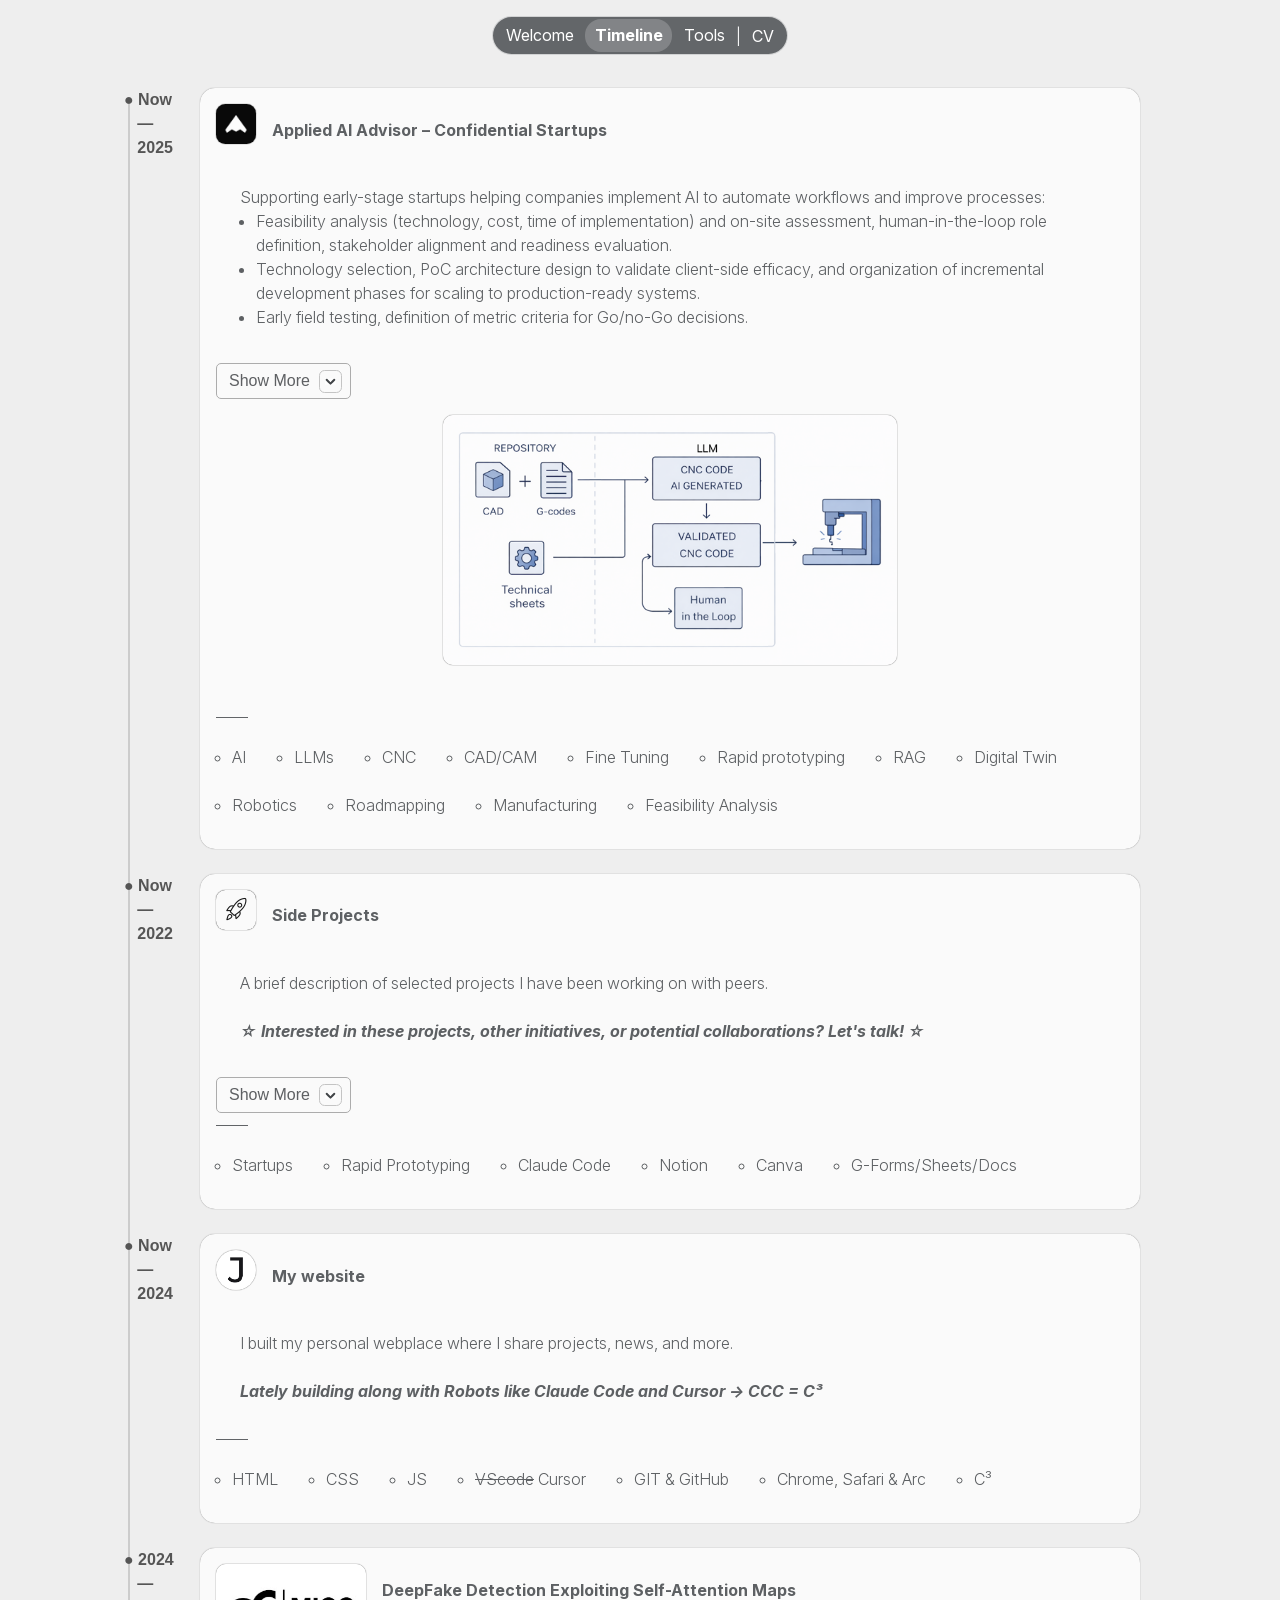
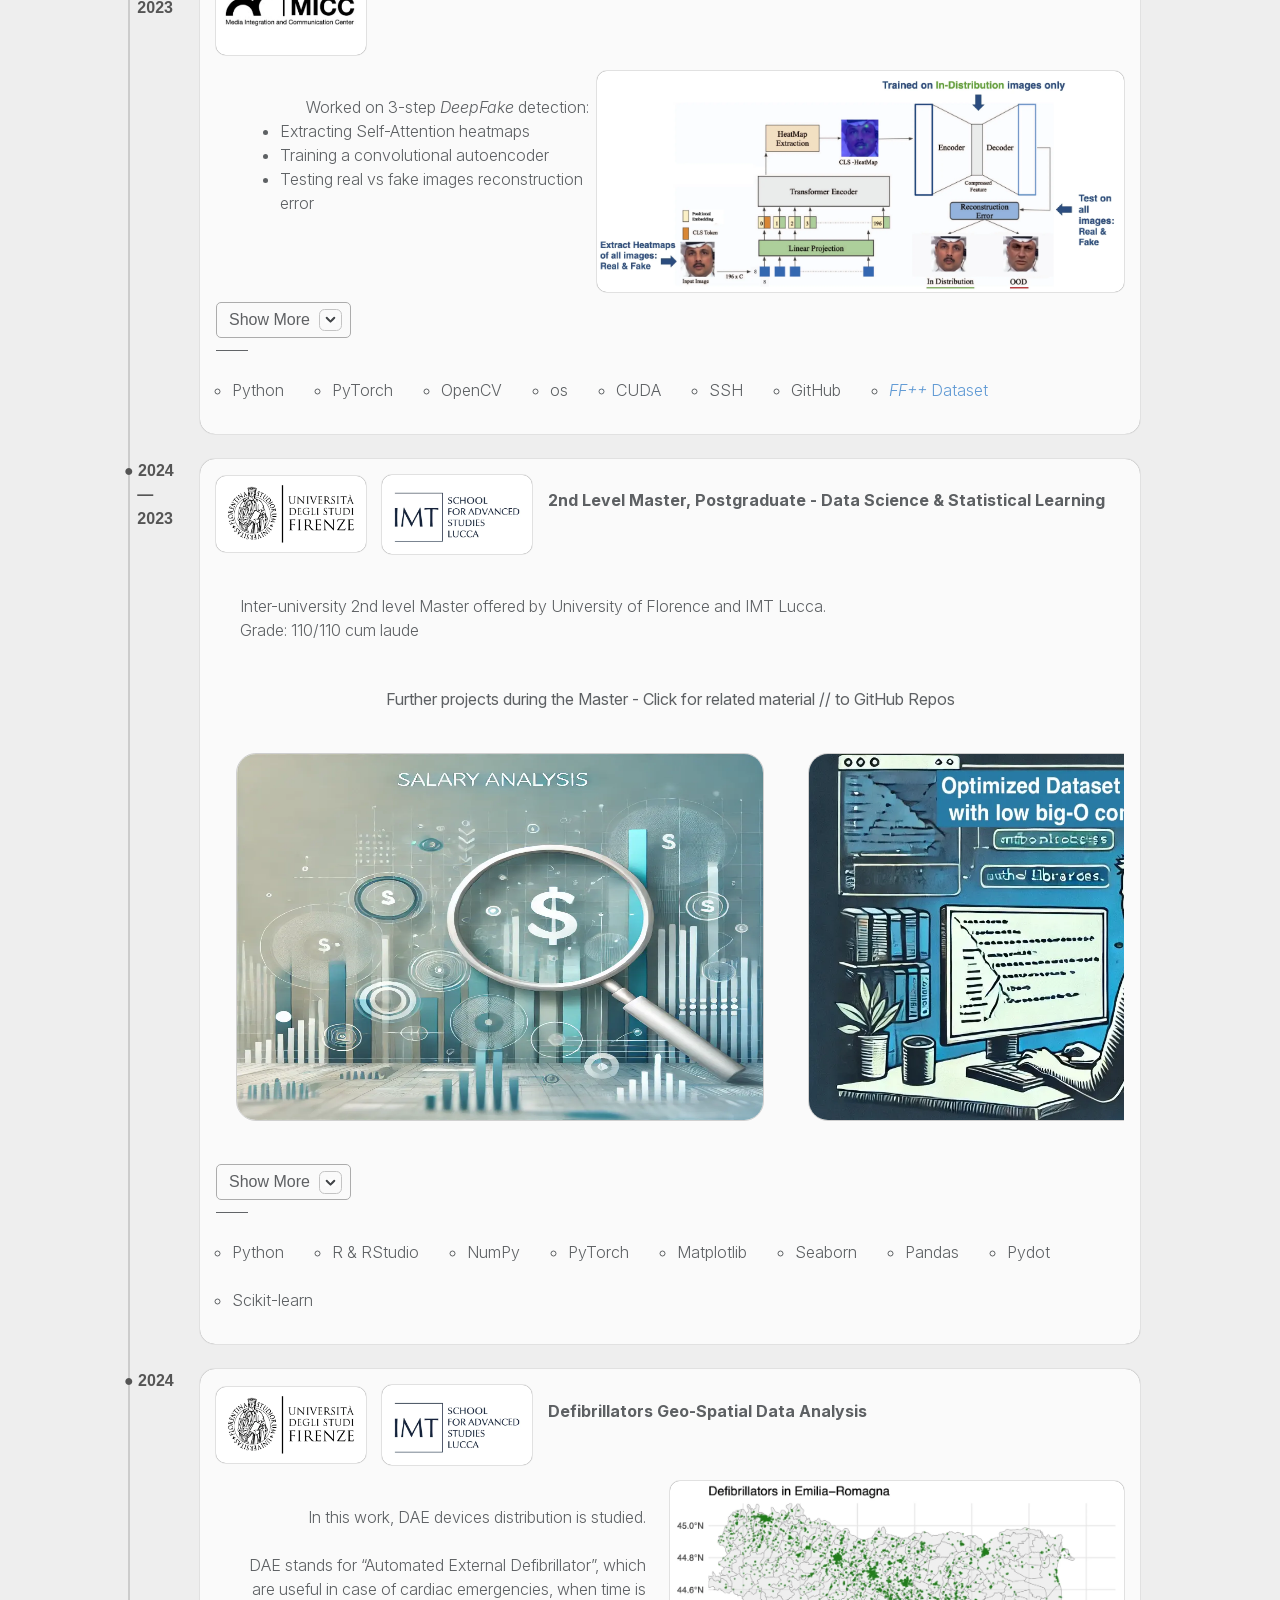
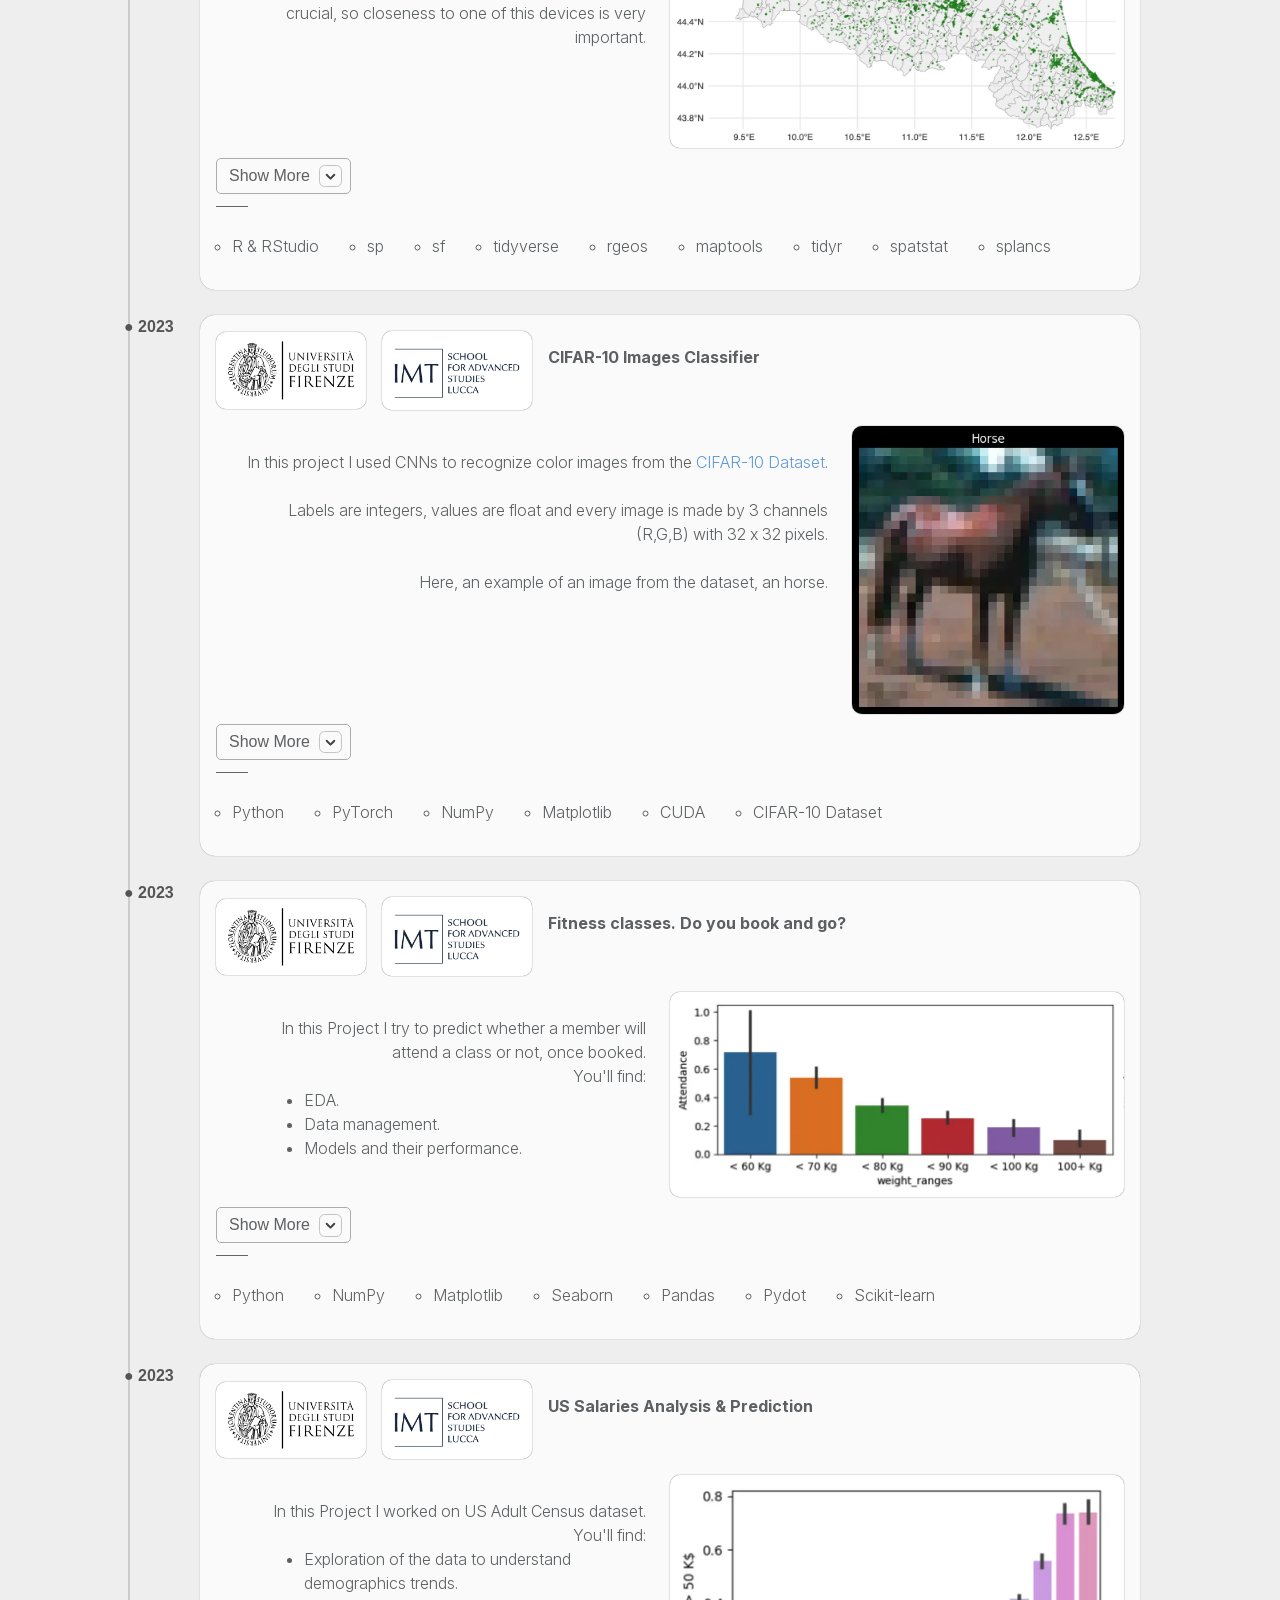
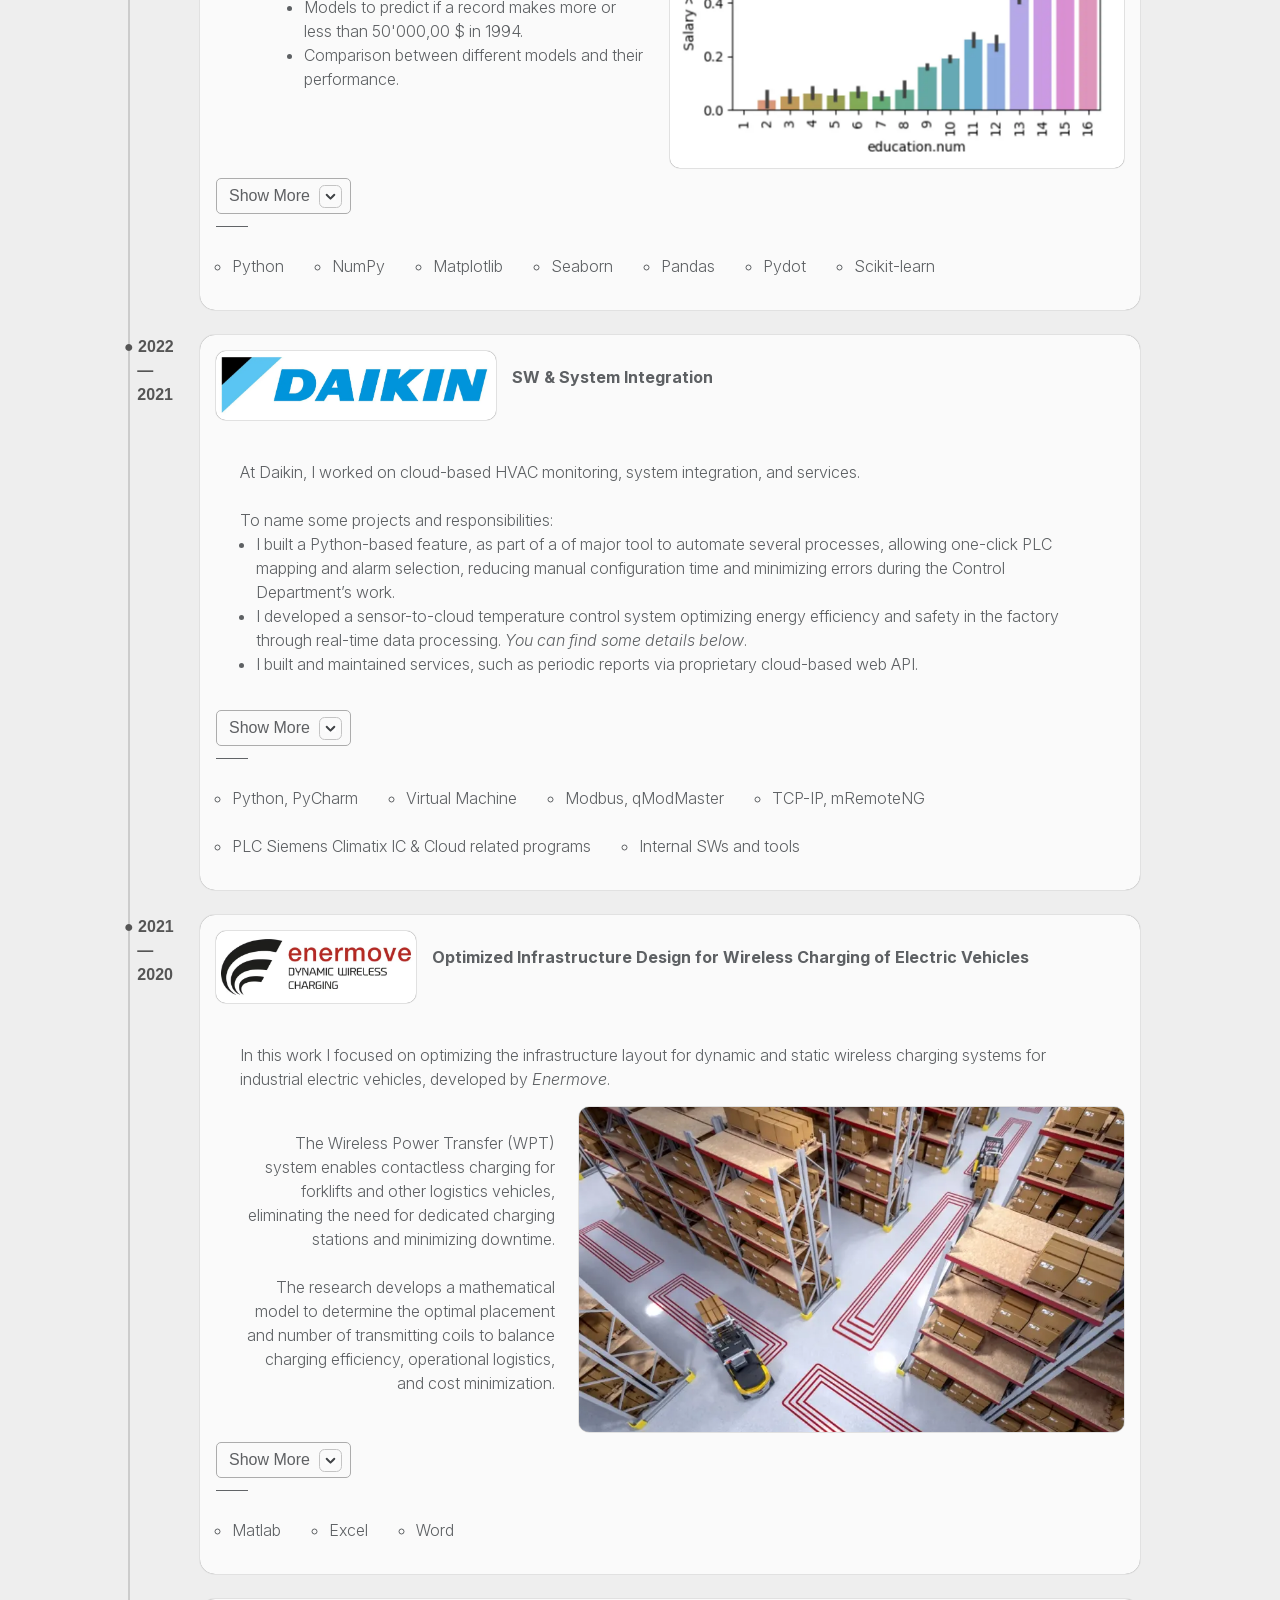
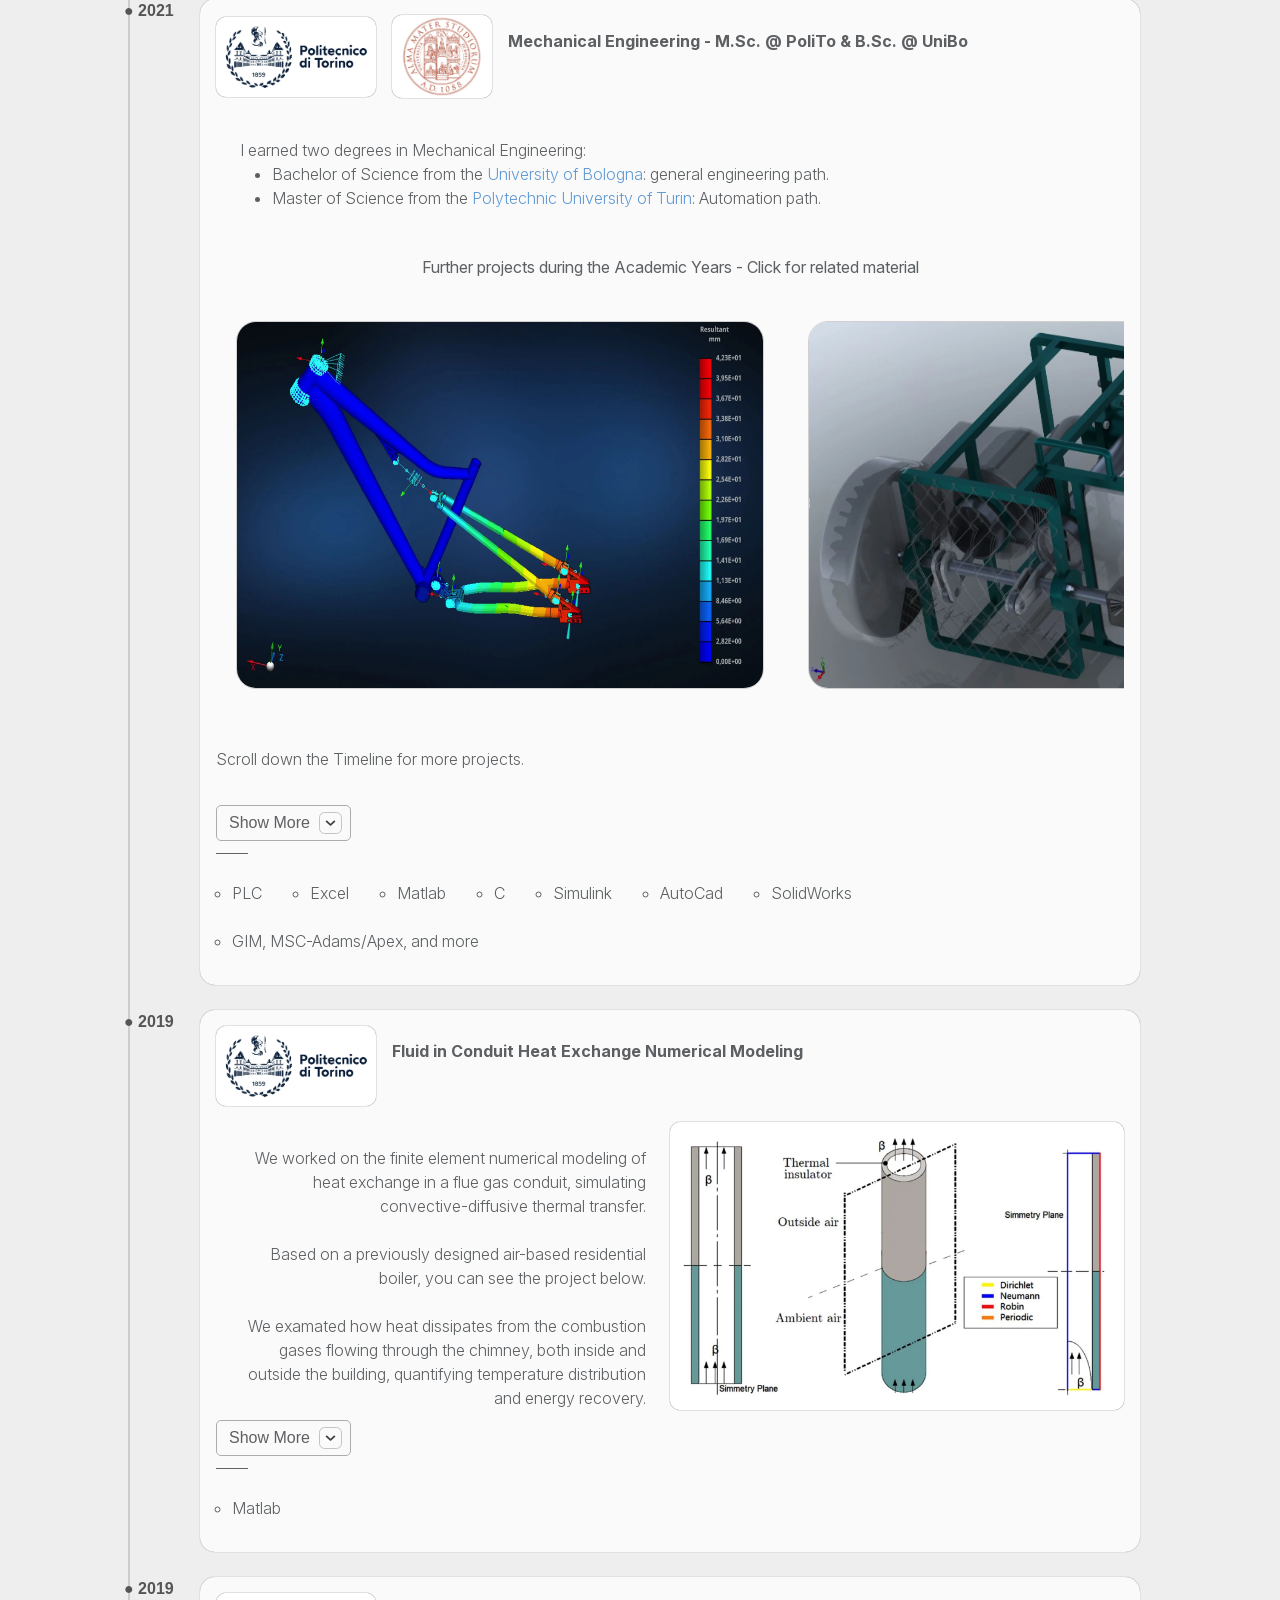
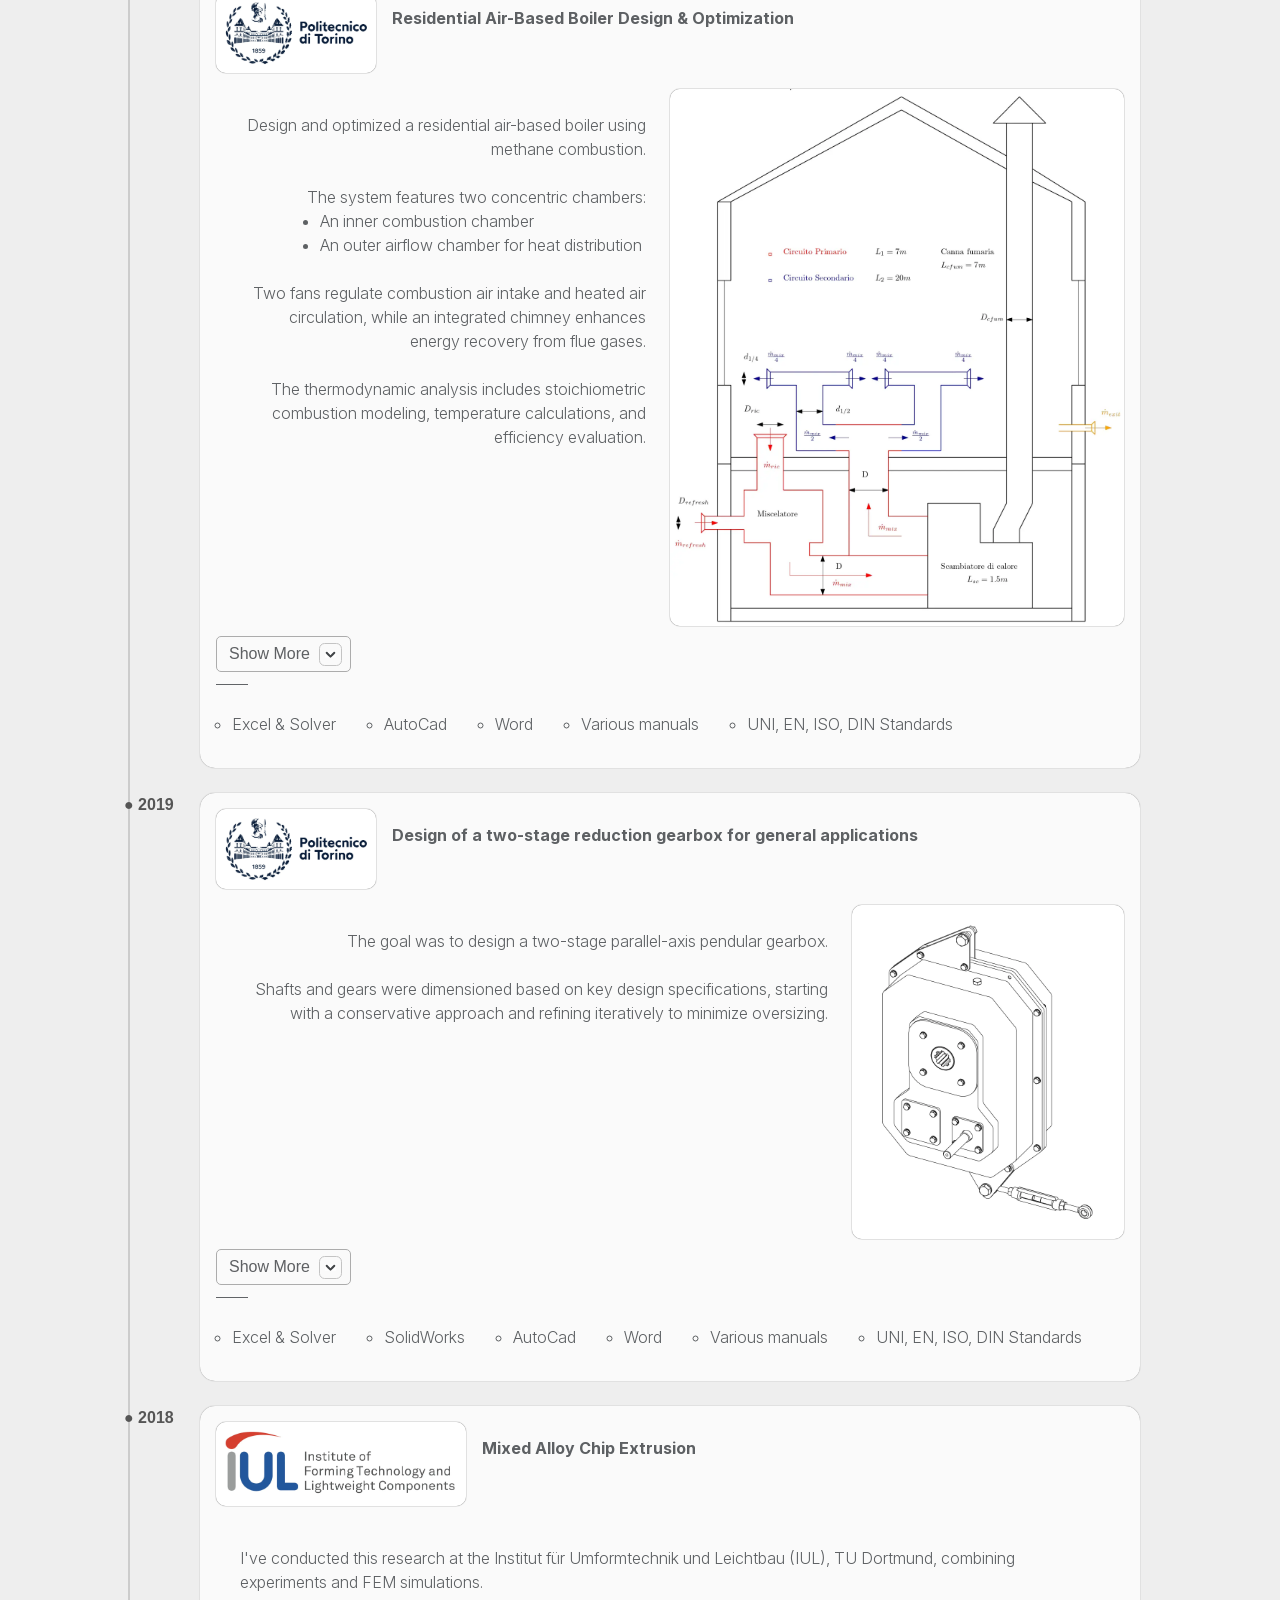
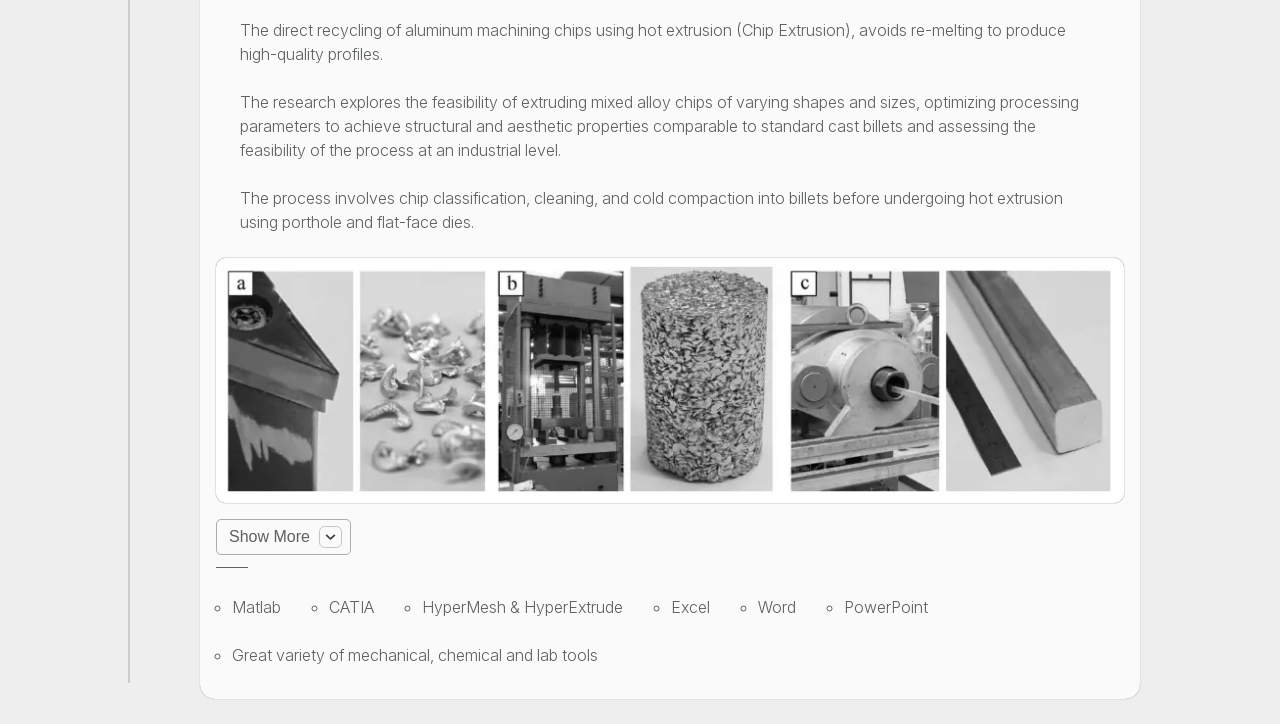
<file: timeline.html>
<!DOCTYPE html>
<html lang='en'>


<head>
  <meta charset='UTF-8'/>

  <title>Gianmarco | Timeline</title>
  
  <link rel='stylesheet' href='typo.css'/>
  <link rel="icon" id="favicon-link" href="docs/J-favicon_tech.png">
  <link rel="apple-touch-icon" id="apple-icon-link" href="docs/J-favicon_tech.png">
  <link rel="manifest" id="manifest-link" href="manifest.webmanifest">
  <meta name="theme-color" content="#EEEEEE">
  <meta name="apple-mobile-web-app-capable" content="yes">
  <meta name="mobile-web-app-capable" content="yes">
  <meta name="apple-mobile-web-app-status-bar-style" content="default">
  <meta name="apple-mobile-web-app-title" content="J – App">
  <meta name="application-name" content="J – App">

  <meta name="viewport" content="width=device-width, initial-scale=1.0"> <!-- for responsiveness -->
  <script>  // Apply saved app icon (set on index.html via icon picker)
  (function () {
    var ICONS = {
      tech: 'docs/J-favicon_tech.png',
      gray: 'docs/j-favicon_tech-gray.png',
      plus: 'docs/J-favicon_plus.png',
      duck: 'docs/MyDuck.png'
    };
    var key = localStorage.getItem('jweb-app-icon');
    var path = ICONS[key];
    if (!path) return;
    var fav = document.getElementById('favicon-link');
    var apple = document.getElementById('apple-icon-link');
    var mani = document.getElementById('manifest-link');
    if (fav)   fav.href = path;
    if (apple) apple.href = path;
    if (mani) {
      var m = {
        name: 'J – App', short_name: 'J – App',
        description: 'Gianmarco Santoro — AI Engineer',
        start_url: './', scope: './', display: 'standalone',
        background_color: '#EEEEEE', theme_color: '#EEEEEE',
        icons: [
          { src: path, sizes: '192x192', type: 'image/png', purpose: 'any' },
          { src: path, sizes: '512x512', type: 'image/png', purpose: 'any' }
        ]
      };
      mani.href = URL.createObjectURL(new Blob([JSON.stringify(m)],
        { type: 'application/manifest+json' }));
    }
  })();
  </script>

  <link rel="preload" href="docs/fonts/InterVariable.woff2" as="font" type="font/woff2" crossorigin>
  <link rel="preload" href="docs/fonts/InterVariable-Italic.woff2" as="font" type="font/woff2" crossorigin>


  <!--
  <style>
  .system-fonts {
    font-family: sans-serif;
    }
  </style>
  -->
</head>

<body>
  <header style="background: transparent; padding: 0;">
    <nav>
    <ul>

      <li><a href='index.html'>Welcome<span class="nav-tooltip">Back to Home ↑</span></a></li>
      <li><a href='#portfolio' class='selected'>Timeline<span class="nav-tooltip">Experiences in Details <img src="docs/new-tab-icon.png" style="height:1.0em; vertical-align:baseline;"></span></a></li>
      <li><a href='tools.html'>Tools<span class="nav-tooltip">Calculators & Utilities <img src="docs/new-tab-icon.png" style="height:1.0em; vertical-align:baseline;"></span></a></li>
      <!--<li><a href='index.html#about'>Keep in Touch</a></li>-->
      <span style="color: white;"> |</span>
      <li><a href="Gianmarco_Santoro_CV.pdf" target="_blank" rel="noopener noreferrer" id="cv-download1" class="nav_hover">
        <span class="shadow-text1">CV</span><span class="nav-tooltip">Download my Resume <img src="docs/download_icon.png" style="height:1.0em; vertical-align:baseline;"></span></a></li>
      
    </ul>
    </nav>
  </header>

    <section id="portfolio" style="padding-top: 5.5em;">
  <!--
  <h3>I'm a <span class="rainbow-text">creative</span> engineer, focused on AI.</h3>
    -->

  <div class="timeline">


    <!--
    <div class="timeline-item">
      <div class="timeline-date">&#x25CF Now</p>
        </div>  
          <div class="timeline-content">
            <div class="project-header">
            <img class='logo' src="docs/DALL·E-work in progress.webp" style='max-width: 100px; height: 100px;'/>
            <div><h4><br>I'm always baking something new. <em>J</em></h4>

            ## QUI INIZIAVA UN COMMENTO
            🎉 <b>
              <span class="funny-fancy">
                <span>H</span><span>a</span><span>p</span><span>p</span><span>y</span>
                <span>N</span><span>e</span><span>w</span>
                <span>Y</span><span>e</span><span>a</span><span>r</span><span>!</span>
            </span>
            </b> 🎉 
            ## QUI finiva UN COMMENTO
            
            I'm currently using this first space as an <b>info display for what's coming</b>. As of Jan 8th, 2025:
            <ul style="list-style-type: circle; padding-left: 1em;">
              <li>More contents, projects and details on this website</li>
              ## QUI INIZIAVA UN COMMENTO <li>I'm diving a little deeper into german and exploring some frontiers technical skills</li> ## QUI finiva UN COMMENTO
              <li>In a few weeks, I'll start considering opportunities to pursue my next career step</li>
              <br><i>Contact me for collaboration and info!</i>
            </ul>
          </div>
      
      </div>
   </div>
  -->
      

  <div class="timeline-date show-on-small">&#x25CF Now - 2025</div>
  <div class="show-on-small"><br><br></div>
    <div class="timeline-item" id="item-ai-advisor">
      <div class="timeline-date show-on-middle show-on-big">&#x25CF Now
        <p style="white-space: pre;">   —</p>
        <p style="white-space: pre;">   2025</p></div>
      <div class="timeline-content">
        <div class="project-header">
        <img class='logo' src='docs/stealth_logo.jpeg' style='max-width: 40px; max-height: 40px; border-radius: 23%;' loading="lazy"/> <!-- round: border-radius: 50%; -->
        <h4><br>Applied AI Advisor – Confidential Startups</h4>
      </div>

        <div class="timeline-text-image">
          <div class="timeline-text">
            
          
            Supporting early-stage startups helping companies implement AI to automate workflows and improve processes:
            <ul style="padding-left: 1em;">
              <li>Feasibility analysis (technology, cost, time of implementation) and on-site assessment, human-in-the-loop role definition, stakeholder alignment and readiness evaluation.</li>
              <li>Technology selection, PoC architecture design to validate client-side efficacy, and organization of incremental development phases for scaling to production-ready systems.</li>
              <li>Early field testing, definition of metric criteria for Go/no-Go decisions.</li>
            </ul>

          </div>
        </div>

        <br>
        <button class="toggle-btn" onclick="toggleContent(this)">
          Show More <img src="docs/down_ari.svg" style="height: 1.4em; width: 1.4em; margin: -0.2em; margin-left: 0.3em; margin-bottom: -0.4em; padding: 0.3em; border: 1px solid #c4c4c4; border-radius: 25%;">
        </button>

        <span class="hidden-content">
          <div class="timeline-text-image">
            <div class="timeline-text">

            <br>Analysis, prioritization and definition of AI development roadmaps for manufacturing companies, including Use Cases such as:
            <ul style="padding-left: 1em;">
              <li>CAD assistants for 3D → 2D conversion, automatic BoM, draft design and toolbook generation.</li>
              <li>CAD-CAM and Simulation (CAE, CFD) design assistants.</li>
              <li>RFQ and resources budgeting automation based on historical Similarity Search.</li>
              <li>RAG system for unified accessible company knowledge.</li>
              <li>Digital Twin for what-if production scenario analysis and Intelligent scheduler.</li>
              <li>Robotics for Polishing and Scanning.</li>
            </ul>

            <br>A case study, CNC Programming Automation:
            <ul style="padding-left: 1em;">
              <li>Rapid prototyping of lightweight proof-of-concept system to automate CNC programming workflows. Proposed an architecture to extract features from CADs, G-codes and technical sheets to fine-tune a compact LLM for task-specific code generation. Metrics defined on both system performance and real operator efficiency. Evaluated multiple solutions including GNN/transformer models, and an alternative computer-vision approach (VLMs).</li>
            </ul>

            </div>
          </div>
        </span>

        <br>
        <img src="docs/CNC.png" alt="Method flow" class="timeline-image show-on-big show-on-middle show-on-small" style="max-width: 90%; display: block; margin: 1em auto;" loading="lazy">
            
        

            <br>
            ——
          <ul class="horiz-ul">
            <li>AI</li>
            <li>LLMs</li>
            <li>CNC</li>
            <li>CAD/CAM</li>
            <li>Fine Tuning</li>
            <li>Rapid prototyping</li>
            <li>RAG</li>
            <li>Digital Twin</li>
            <li>Robotics</li>
            <li>Roadmapping</li>
            <li>Manufacturing</li>
            <li>Feasibility Analysis</li>
          </ul>
        
    </div>
  </div>  


  <div class="timeline-date show-on-small">&#x25CF Now - 2022</div>
  <div class="show-on-small"><br><br></div>
    <div class="timeline-item" id="item-side-projects">
      <div class="timeline-date show-on-middle show-on-big">&#x25CF Now
        <p style="white-space: pre;">   —</p>
        <p style="white-space: pre;">   2022</p></div>
      <div class="timeline-content">
        <div class="project-header">
        <img class='logo' src='docs/startup.png' style='max-width: 40px; max-height: 40px; border-radius: 23%;' loading="lazy"/> <!-- round: border-radius: 50%; -->
        <h4><br>Side Projects</h4>
      </div>

        <div class="timeline-text-image">
          <div class="timeline-text">
            
            A brief description of selected projects I have been working on with peers.
            <br><br><em><b>☆ Interested in these projects, other initiatives, or potential collaborations? Let's talk! ☆</b></em>
          </div>
        </div>
            
            <br>
            <button class="toggle-btn" onclick="toggleContent(this)">  
              Show More <img src="docs/down_ari.svg" style="height: 1.4em; width: 1.4em; margin: -0.2em; margin-left: 0.3em; margin-bottom: -0.4em; padding: 0.3em; border: 1px solid #c4c4c4; border-radius: 25%; "> 
            </button> 

            <span class="hidden-content">
            <div class="timeline-text-image">
              <div class="timeline-text">

            
            <br>Working on multiple Startup projects applying AI–driven rapid prototyping (PoCs & MVPs) and Lean Startup Methodology to each project: Problem Identification, Value Proposition, Market Research, Javelin-Board and SWOT analysis, and UX-UI design.
            <br><br><em>Hint: finding a similar competitor during Market Analysis validates your idea!</em>
            <br><br>

            <ul style="padding: 1em;">
              <li><b>Physical AI Applications for Tradespeople</b> - B2B, details soon.</li>

              <ul class="horiz-ul" style="padding-left: 0em; padding-top: 1em;">
                <i>Current state:</i>
                  <li>Very early stage &amp; stealth 🔒</li>
              </ul>
            </ul>

            <ul style="padding: 1em;">
              <li><b>Food-based Social Media</b> - App centered around food experiences, recipes, and restaurant reviews-services to inspire people where to live the real best culinary world.</li>

              <ul class="horiz-ul" style="padding-left: 0em; padding-top: 1em;">
                <i>Similar competitor:</i>
                  <li><a href="https://mapstr.com/" class="links" target="_blank">mapstr</a></li>
              </ul>

              <!-- <ul class="horiz-ul" style="padding-left: 0em; padding-top: 0em;">
                <i>The Team:</i>
                  <li><a href="https://linkedin.com/in/arianna-galassi" class="links" target="_blank">Arianna</a></li>
                  <li><a href="https://linkedin.com/in/edoardo-merola" class="links" target="_blank">Edoardo</a></li>
                  <li><a href="https://linkedin.com/in/elisasantoni-es" class="links" target="_blank">Elisa</a></li>
                  <li><a href="https://linkedin.com/in/gabriele-ciullo" class="links" target="_blank">Gabriele</a></li>
              </ul> -->

              <ul class="horiz-ul" style="padding-left: 0em; padding-top: 0em;">
                <i>Current state:</i>
                  <li>Ramp up ⏩</li> <!-- Stand-by ⏸️ -->
              </ul>
            </ul>

            <ul style="padding: 1em;">
              <li><b>Selected Products Recommendation Platform</b> - Webplace where to find best in class aesthetic design products from top companies, and more.</li>

              <ul class="horiz-ul" style="padding-left: 0em; padding-top: 1em;">
                <i>Similar competitor:</i>
                  <li><a href="https://goods.so/" class="links" target="_blank">Goods</a></li>
              </ul>

              <!-- <ul class="horiz-ul" style="padding-left: 0em; padding-top: 0em;">
                <i>The Team:</i>
                  <li><a href="https://www.allered.me/" class="links" target="_blank">Alessandro</a></li>
                  <li><a href="https://linkedin.com/in/arianna-galassi" class="links" target="_blank">Arianna</a></li>
              </ul> -->

              <ul class="horiz-ul" style="padding-left: 0em; padding-top: 0em;">
                <i>Current state:</i>
                  <li>Pivoting ⚠️ details soon</li>
              </ul>
            </ul>

            <ul style="padding: 1em;">
              <li><b>Local Food Logistics Platform</b> - B2B, details soon.</li>

              <ul class="horiz-ul" style="padding-left: 0em; padding-top: 1em;">
                <i>Current state:</i>
                  <li>Ongoing ▶️</li>
              </ul>
            </ul>

            <ul style="padding: 1em;">
              <li><b>Project-Driven Work Community</b> - Platform for creating the best team of professionals to collaborate on projects based on skills, interests, availability and overall fit considering several parameters to enhance efficiency during the sprints.</li>

              <ul class="horiz-ul" style="padding-left: 0em; padding-top: 1em;">
                <i>Similar competitor:</i>
                  <li><a href="https://wearecosmico.com/en" class="links" target="_blank">Cosmico</a></li>
              </ul>

              <!-- <ul class="horiz-ul" style="padding-left: 0em; padding-top: 0em;">
                <i>The Team:</i>
                  <li><a href="https://linkedin.com/in/arianna-galassi" class="links" target="_blank">Arianna</a></li>
                  <li><a href="https://linkedin.com/in/edoardo-merola" class="links" target="_blank">Edoardo</a></li>
                  <li><a href="https://linkedin.com/in/elisasantoni-es" class="links" target="_blank">Elisa</a></li>
                  <li><a href="https://linkedin.com/in/gabriele-ciullo" class="links" target="_blank">Gabriele</a></li>
              </ul> -->

              <ul class="horiz-ul" style="padding-left: 0em; padding-top: 0em; padding-bottom: 0em;">
                <i>Current state:</i>
                  <li>Pivoting ⚠️</li>
              </ul>
            </ul>

          </div>
        </div>
      </span>

            <br>
            ——
          <ul class="horiz-ul">
            <li>Startups</li>
            <li>Rapid Prototyping</li>
            <li>Claude Code</li>
            <li>Notion</li>
            <li>Canva</li>
            <li>G-Forms/Sheets/Docs</li>
          </ul>
        
    </div>
  </div>  



  <div class="timeline-date show-on-small">&#x25CF Now - 2024</div>
  <div class="show-on-small"><br><br></div>
    <div class="timeline-item" id="item-website">
      <div class="timeline-date show-on-middle show-on-big">&#x25CF Now
        <p style="white-space: pre;">   —</p>
        <p style="white-space: pre;">   2024</p></div>
      <div class="timeline-content">
        <div class="project-header">
        <img class='logo' src='docs/J-favicon_tech.png' style='max-width: 40px; max-height: 40px; border-radius: 50%;' loading="lazy"/> <!-- docs/MyDuck.png    round: border-radius: 23%; -->
        <h4><br>My website</h4>
      </div>

        <div class="timeline-text-image">
          <div class="timeline-text">I built my personal webplace where I share projects, news, and more.
            <br><br><em><b>Lately building along with Robots like Claude Code and Cursor → CCC = C³</b></em></div>
          <!-- <img src="docs/Jweb.webp" alt="My Website" class="timeline-image"> -->
        </div>

            <br>
            ——
          <ul class="horiz-ul">
            <li>HTML</li>
            <li>CSS</li>
            <li>JS</li>
            <li><s>VScode</s> Cursor</li> 
            <li>GIT & GitHub</li>
            <li>Chrome, Safari & Arc</li>
            <li>C³</li>
          </ul>
        
    </div>
  </div>  
    
    <div class="timeline-date show-on-small">&#x25CF 2024 - 2023</div>
    <div class="show-on-small"><br><br></div>
    <div class="timeline-item" id="item-deepfake">
      <div class="timeline-date show-on-middle show-on-big">&#x25CF 2024
        <p style="white-space: pre;">   —</p>
        <p style="white-space: pre;">   2023</p></div>
      <div class="timeline-content">
    
        <div class="project-header">
          <a href="https://www.micc.unifi.it/" target="_blank" rel="noopener noreferrer" style="display: contents;">
          <img class='logo' src='docs/logo-micc.webp' style='max-width: 150px;' alt="MICC Logo" loading="lazy"/></a>
          <h4><br>DeepFake Detection Exploiting Self-Attention Maps</h4>
        </div>
    
        <div class="timeline-text-image">
          <div class="timeline-text show-on-big" style="text-align: end; padding-left: 0.0em; padding-right: 0.5em;">
            <br class="show-on-big">
            Worked on 3-step <em>DeepFake</em> detection:
              <a style="text-align: start;">
                <ul style="padding-left: 4em;">
                <li>Extracting Self-Attention heatmaps</li> 
                <li>Training a convolutional autoencoder</li>
                <li>Testing real vs fake images reconstruction error</li>
              </ul></a>
          </div>
          <div class="timeline-text show-on-middle show-on-small">
            Worked on 3-step <em>DeepFake</em> detection:
              <a style="text-align: start;">
                <ul style="padding-left: 2em;">
                <li>Extracting Self-Attention heatmaps</li> 
                <li>Training a convolutional autoencoder</li>
                <li>Testing real vs fake images reconstruction error</li>
              </ul></a>
          </div>
          <img src="docs/Deepfake.webp" alt="Method flow" class="timeline-image show-on-big" style="width: 58%;">
          <img src="docs/Deepfake.webp" alt="Method flow" class="timeline-image show-on-middle show-on-small">
        </div>
    
        <!-- FINISHED HERE WHEN NOT extended ♤  ⌄ ▼ ⌃ ▲  -->
    
        <button class="toggle-btn" onclick="toggleContent(this)">  
          Show More <img src="docs/down_ari.svg" style="height: 1.4em; width: 1.4em; margin: -0.2em; margin-left: 0.3em; margin-bottom: -0.4em; padding: 0.3em; border: 1px solid #c4c4c4; border-radius: 25%; "> 
        </button> 
    
        <div class="hidden-content">
          <div class="timeline-text-image" style="place-items: center;">
            <img src="docs/transformer.webp" alt="Vision Transformer" class="timeline-image show-on-big" style="width: 60%;" loading="lazy">
            <div class="timeline-text">
              <p>The Vision Transformer (ViT), pre-trained on face recognition - starting from 
                <a href="https://github.com/zhongyy/Face-Transformer.git" target="_blank" rel="noopener noreferrer" class="links">Face-Transformer</a> -, 
                captures facial features and extracts visual attention maps. <br> Images are split into multiple patches as input-tokens to the transformer encoder.
              </p>
            </div>
            <img src="docs/transformer.webp" alt="Vision Transformer" class="timeline-image show-on-small show-on-middle" loading="lazy">
          </div>
    
          <div class="timeline-text-image" style="place-items: center;">
            <div class="timeline-text" style="text-align: end;">
              <p>These are used to train the convolutional autoencoder - starting from the one developed in 
                <a href="https://github.com/lcultrera/WildCapture" target="_blank" rel="noopener noreferrer" class="links">WildCapture</a> - only on real images, 
                enhancing out-of-distribution (OOD) detection by expecting higher reconstruction errors for manipulated images.
              </p>
            </div>
            <img src="docs/autoencoder.webp" alt="Method flow" class="timeline-image" loading="lazy">
          </div>
    
          <div class="timeline-text-image" style="place-items: center;">
            <img src="docs/DF_auroc.webp" alt="Auc-roc mean value among all forgeries tested" class="timeline-image show-on-big" loading="lazy">
            <div class="timeline-text">
              <p>Tested on 5 different forgeries, the method shows an AUROC mean value of 0.60, demonstrating potential for transfer learning and generalizability among potential new forgeries.</p>
            </div>
            <img src="docs/DF_auroc.webp" alt="Auc-roc mean value among all forgeries tested" class="timeline-image show-on-small show-on-middle" loading="lazy">
          </div>
    
          <div class="show-on-small"><br></div>
          <br>
          Further material:
          <ul class="horiz-ul">
            <li><a href="docs/DeepFake_Thesis_G.Santoro.pdf" target="_blank" rel="noopener noreferrer" class="links">Thesis.pdf</a></li>
            <li><a href="docs/DeepFake_G.Santoro.pdf" target="_blank" rel="noopener noreferrer" class="links">Presentation.pdf</a></li>
            <li>GitHub Repo - I'll publish ASAP</li>
          </ul>
    
          <br>
          The Team:
          <ul class="horiz-ul">          
            <li><a>Luca: Researcher, operative</a></li>
            <li><a>Lorenzo: Supervisor, strategic</a></li>
          </ul>
        
        
        </div>
        
        <br>
          ——
          <ul class="horiz-ul">
            <li>Python</li>
            <li>PyTorch</li>
            <li>OpenCV</li>
            <li>os</li>
            <li>CUDA</li>
            <li>SSH</li>
            <li>GitHub</li>
            <li><a href="https://paperswithcode.com/dataset/faceforensics-1" target="_blank" rel="noopener noreferrer" class="links"><i>FF++</i> Dataset</a></li>
          </ul>

        
      </div>
    </div>


    
    <div class="timeline-date show-on-small">&#x25CF 2024 - 2023<!--2024 April - 2023 February--></div>  
    <div class="show-on-small"><br><br></div>
    <div class="timeline-item" id="item-data-master">
      <div class="timeline-date show-on-big show-on-middle">&#x25CF 2024<!--<br><p style="white-space: pre;">   Apr</p>-->
        <p style="white-space: pre;">   —</p>
         <p style="white-space: pre;">   2023</p><!--<p style="white-space: pre;">   Feb</p>--></div>

      <div class="timeline-content">
        <div class="project-header">

          <div style="display: flex; flex-direction: row; justify-content: left; align-items: center; gap: 1em; flex-wrap: nowrap;">
            <a href="https://www.unifi.it/en" target="_blank" rel="noopener noreferrer" style="flex: 1; max-width: 150px;">
              <img class='logo' src="docs/UniFi.webp" style="width: 100%; height: auto;">
            </a>
            <a href="https://www.imtlucca.it/en" target="_blank" rel="noopener noreferrer" style="flex: 1; max-width: 150px;">
              <img class='logo' src="docs/IMT.webp" style="width: 100%; height: auto;">
            </a>
          </div> 

              
          <h4><br>2nd Level Master, Postgraduate - Data Science & Statistical Learning</h4>
        </div>

        <div class="timeline-text-image">
          <div class="timeline-text">
            <br class="show-on-big">

            Inter-university 2nd level Master offered by University of Florence and IMT Lucca.
            <br>Grade: 110/110 cum laude
            
          </div>
        </div>


    <br><h3 style="margin-bottom: 1em;">Further projects during the Master - Click for related material // to GitHub Repos</h3>
    
    <div id="carousel">
      <div class="carousel-container">
        <div class="carousel-wrapper">

          <div class="carousel-item">
            <a href="docs/Stat_Santoro.pdf" target="_blank" rel="noopener noreferrer">
              <img src="docs/salary.webp" alt="Car Sharing" style="border: 1px solid rgba(190, 190, 190, 0.7);" loading="lazy">
              <span class="carousel-description">Statistical Analysis: Salary</span>
            </a>
          </div>

          <div class="carousel-item">
            <a href="https://github.com/Gianmarco-San/Algorithms_Py_-_R.git" target="_blank" rel="noopener noreferrer">
              <img src="docs/algo.webp" alt="Car Sharing" style="border: 1px solid rgba(190, 190, 190, 0.7);" loading="lazy">
              <span class="carousel-description">Algorithms without libraries</span>
            </a>
          </div>


          <div class="carousel-item">
            <a href="https://github.com/Gianmarco-San/Policy-Evaluation-Impact-Analysis.git" target="_blank" rel="noopener noreferrer">
              <img src="docs/vote.webp" alt="Car Sharing" style="border: 1px solid rgba(190, 190, 190, 0.7);" loading="lazy">
              <span class="carousel-description">Policy-Impact Analysis</span>
            </a>
          </div>

          <div class="carousel-item">
            <a href="https://github.com/Gianmarco-San/Estimation-of-PM10-Levels.git" target="_blank" rel="noopener noreferrer">
              <img src="docs/PM10.webp" alt="Car Sharing" style="border: 1px solid rgba(190, 190, 190, 0.7);" loading="lazy">
              <span class="carousel-description">Estimation of PM10 levels</span>
            </a>
          </div>

          <div class="carousel-item">
            <a href="https://github.com/Gianmarco-San/Bayesian-Inference_Causal-ML.git" target="_blank" rel="noopener noreferrer">
              <img src="docs/causal.webp" alt="Car Sharing" style="border: 1px solid rgba(190, 190, 190, 0.7);" loading="lazy">
              <span class="carousel-description">Depression Causal Inference</span>
            </a>
          </div>

    
          <!-- Duplicate items again for seamless loop -->

          <div class="carousel-item">
            <a href="docs/Stat_Santoro.pdf" target="_blank" rel="noopener noreferrer">
              <img src="docs/salary.webp" alt="Car Sharing" style="border: 1px solid rgba(190, 190, 190, 0.7);" loading="lazy">
              <span class="carousel-description">Statistical Analysis: Salary</span>
            </a>
          </div>

          <div class="carousel-item">
            <a href="https://github.com/Gianmarco-San/Algorithms_Py_-_R.git" target="_blank" rel="noopener noreferrer">
              <img src="docs/algo.webp" alt="Car Sharing" style="border: 1px solid rgba(190, 190, 190, 0.7);" loading="lazy">
              <span class="carousel-description">Algorithms without libraries</span>
            </a>
          </div>


          <div class="carousel-item">
            <a href="https://github.com/Gianmarco-San/Policy-Evaluation-Impact-Analysis.git" target="_blank" rel="noopener noreferrer">
              <img src="docs/vote.webp" alt="Car Sharing" style="border: 1px solid rgba(190, 190, 190, 0.7);" loading="lazy">
              <span class="carousel-description">Policy-Impact Analysis</span>
            </a>
          </div>


          <div class="carousel-item">
            <a href="https://github.com/Gianmarco-San/Estimation-of-PM10-Levels.git" target="_blank" rel="noopener noreferrer">
              <img src="docs/PM10.webp" alt="Car Sharing" style="border: 1px solid rgba(190, 190, 190, 0.7);" loading="lazy">
              <span class="carousel-description">Estimation of PM10 levels</span>
            </a>
          </div>

          <div class="carousel-item">
            <a href="https://github.com/Gianmarco-San/Bayesian-Inference_Causal-ML.git" target="_blank" rel="noopener noreferrer">
              <img src="docs/causal.webp" alt="Car Sharing" style="border: 1px solid rgba(190, 190, 190, 0.7);" loading="lazy">
              <span class="carousel-description">Depression Causal Inference</span>
            </a>
          </div>

                    
        </div>
      </div>
    </div>     

    <!-- FINISHED HERE WHEN NOT extended ♤ -->
    
    <button class="toggle-btn" onclick="toggleContent(this)">  
      Show More <img src="docs/down_ari.svg" style="height: 1.4em; width: 1.4em; margin: -0.2em; margin-left: 0.3em; margin-bottom: -0.4em; padding: 0.3em; border: 1px solid #c4c4c4; border-radius: 25%; "> 
    </button> 

    <div class="hidden-content">

      <br><h3 style="margin-bottom: 1em;">Paper Reviews - Click to related PDFs</h3>
      
      <div id="carousel">
        <div class="carousel-container">
          <div class="carousel-wrapper">


            <div class="carousel-item">
              <a href="docs/Exp_Eco_Santoro.pdf" target="_blank">
                <img src="docs/carshare.webp" alt="Car Sharing" style="border: 1px solid rgba(190, 190, 190, 0.7);">
                <span class="carousel-description">Nudge Responsible Carsharing</span>
              </a>
            </div>

            <div class="carousel-item">
              <a href="docs/Network_Santoro.pdf" target="_blank">
                <img src="docs/taxo.webp" alt="Car Sharing" style="border: 1px solid rgba(190, 190, 190, 0.7);">
                <span class="carousel-description">Products Taxonomy & Economy</span>
              </a>
            </div>

            <div class="carousel-item">
              <a href="docs/NLP_Santoro.pdf" target="_blank">
                <img src="docs/ROD.webp" alt="Car Sharing" style="border: 1px solid rgba(190, 190, 190, 0.7);">
                <span class="carousel-description">Reading Order Detection</span>
              </a>
            </div>

            <div class="carousel-item">
              <a href="docs/Complex_Sys_Santoro.pdf" target="_blank">
                <img src="docs/stability.webp" alt="Car Sharing" style="border: 1px solid rgba(190, 190, 190, 0.7);">
                <span class="carousel-description">Stability & Bifurcation in Rotors</span>
              </a>
            </div>

            <div class="carousel-item">
              <a href="docs/AdvML_Santoro.pdf" target="_blank">
                <img src="docs/neo.webp" alt="Car Sharing" style="border: 1px solid rgba(190, 190, 190, 0.7);">
                <span class="carousel-description">Robot Imitation Process</span>
              </a>
            </div>

            <div class="carousel-item">
              <a href="docs/Health_Analytics.pdf" target="_blank">
                <img src="docs/lepro.webp" alt="Car Sharing" style="border: 1px solid rgba(190, 190, 190, 0.7);">
                <span class="carousel-description">AI Leprosy Diagnosys</span>
              </a>
            </div>

            <div class="carousel-item">
              <a href="docs/StatLearn_Santoro.pdf" target="_blank">
                <img src="docs/stat-learn.webp" alt="Car Sharing" style="border: 1px solid rgba(190, 190, 190, 0.7);">
                <span class="carousel-description">Drones Swarm MRF optimized</span>
              </a>
            </div>

            <!-- Duplicate items again for seamless loop -->
          

          </div>
        </div>
      </div>

          <br>Scroll down the Timeline for more projects.
          <br>
          <div class="timeline-text-image">
            <div class="timeline-text">
              <br class="show-on-big">
              Topics:

              <br><a style="text-align: start;">
                <ul style="padding-left: 2em;">
                <li>Math & Stat: Stat-Inference/learning, Optimization, Algorithms & Programming, Numerical calculus, Linear algebra, Probability & Stochastic processes.</li> 
                <li>Complex Systems: Text Mining & NLP, Graph Theory, Geo-Spatial Data (GIS), Network analysis, Complex sys.</li>
                <li>Decision Theory: Eco-business analytics, Bayesian & Causal inference, Policy impact analysis.</li>
                <li>(Un)Supervised Learning & RL: Machine Learning, Deep Learning, Reinforcement Learning.</li>
              </ul></a>
              
            </div>
          </div>
          <br>
          <br>
          Further material:
          <ul class="horiz-ul">
            <li><a href="https://github.com/Gianmarco-San" target="_blank" class="links">GitHub Repo</a></li>
          </ul>

          </ul>
          
        </div>


          <br>
          ——
          <ul class="horiz-ul">
            <li>Python</li>
            <li>R & RStudio</li>
            <li>NumPy</li>
            <li>PyTorch</li>
            <li>Matplotlib</li>
            <li>Seaborn</li>
            <li>Pandas</li>
            <li>Pydot</li>
            <li>Scikit-learn</li>
          </ul>
      
        
    </div>
  </div>





  <div class="timeline-date show-on-small">&#x25CF 2024<!-- March--></div>  
    <div class="show-on-small"><br><br></div>
  <div class="timeline-item" id="item-dae">
    <div class="timeline-date show-on-big show-on-middle">&#x25CF 2024<!--<br><p style="white-space: pre;">   Mar</p>--></div>
    <div class="timeline-content">

        <div class="project-header">


          <div style="display: flex; flex-direction: row; justify-content: left; align-items: center; gap: 1em; flex-wrap: nowrap;">
            <a href="https://www.unifi.it/en" target="_blank" rel="noopener noreferrer" style="flex: 1; max-width: 150px;">
              <img class='logo' src="docs/UniFi.webp" style="width: 100%; height: auto;">
            </a>
            <a href="https://www.imtlucca.it/en" target="_blank" rel="noopener noreferrer" style="flex: 1; max-width: 150px;">
              <img class='logo' src="docs/IMT.webp" style="width: 100%; height: auto;">
            </a>
          </div> 


          <h4><br>Defibrillators Geo-Spatial Data Analysis</h4>
        </div>
      
        <div class="timeline-text-image">
          <div class="timeline-text show-on-big" style="text-align: end;">
            <br class="show-on-big">
            In this work, DAE devices distribution is studied.
            <br><br>DAE stands for “Automated External Defibrillator”, which are useful in case of cardiac emergencies, when time is crucial, so closeness to one of this devices is very important.
          </div>

          <div class="timeline-text show-on-middle show-on-small">
            <br class="show-on-big">
            In this work, DAE devices distribution is studied.
            <br><br>DAE stands for “Automated External Defibrillator”, which are useful in case of cardiac emergencies, when time is crucial, so closeness to one of this devices is very important.
          </div>

          <img src="docs/dae-er.webp" alt="CM_animals" class="timeline-image">

        </div>

        <!-- FINISHED HERE WHEN NOT extended ♤ -->
        
        <button class="toggle-btn" onclick="toggleContent(this)">  
          Show More <img src="docs/down_ari.svg" style="height: 1.4em; width: 1.4em; margin: -0.2em; margin-left: 0.3em; margin-bottom: -0.4em; padding: 0.3em; border: 1px solid #c4c4c4; border-radius: 25%; "> 
        </button> 

        <div class="hidden-content">


      <div class="timeline-text-image" style="place-items: center;">

        <img src="docs/k5000.webp" alt="CM_animals" class="timeline-image show-on-big">

        <div class="timeline-text">
          Kernel Density Estimate: estimate the intensity of the process, with a kernel estimation.
          <br><br>In the image:<br>k5000 = density(dae_ppp, sigma = 5000, dimyx = 500).
          <br><br>It's possible to note that the generator process is related to the population in an area, considering seasonal peaks, e.g. in Riviera during Summer.

        </div>

          <img src="docs/k5000.webp" alt="CM_animals" class="timeline-image show-on-middle show-on-small">

      </div>



      <div class="show-on-small"><br></div>
      <br>
      For deeper analysis:
      <ul class="horiz-ul">
        <li><a href="https://github.com/Gianmarco-San/Defibrillators-Geo-Spatial-Data-Analysis.git" target="_blank" class="links">GitHub Repo</a></li>
        <li><a href="docs/Geo_G.Santoro.pdf" target="_blank" class="links">RMarkdown</a></li>
      </ul>
      
        </div>

      <br>
      ——
      <ul class="horiz-ul">
        <li>R & RStudio</li>
        <li>sp</li>
        <li>sf</li>
        <li>tidyverse</li>
        <li>rgeos</li>
        <li>maptools</li>
        <li>tidyr</li>
        <li>spatstat</li>
        <li>splancs</li>

      </ul>


    </div>
  </div>



    <div class="timeline-date show-on-small">&#x25CF 2023<!-- December--></div>  
      <div class="show-on-small"><br><br></div>
    <div class="timeline-item" id="item-cifar">
      <div class="timeline-date show-on-big show-on-middle">&#x25CF 2023<!--<br><p style="white-space: pre;">   Dec</p>--></div>
      <div class="timeline-content">

          <div class="project-header">
            
            <div style="display: flex; flex-direction: row; justify-content: left; align-items: center; gap: 1em; flex-wrap: nowrap;">
              <a href="https://www.unifi.it/en" target="_blank" rel="noopener noreferrer" style="flex: 1; max-width: 150px;">
                <img class='logo' src="docs/UniFi.webp" style="width: 100%; height: auto;">
              </a>
              <a href="https://www.imtlucca.it/en" target="_blank" rel="noopener noreferrer" style="flex: 1; max-width: 150px;">
                <img class='logo' src="docs/IMT.webp" style="width: 100%; height: auto;">
              </a>
            </div>             
            
              <h4><br>CIFAR-10 Images Classifier</h4>
          </div>
        
          <div class="timeline-text-image">
            <div class="timeline-text show-on-big" style="text-align: end;">
              <div class="show-on-small show-on-middle" style="place-items: center;">
            </div>
              <br class="show-on-big">
              In this project I used CNNs to recognize color images from the <a href="https://www.cs.toronto.edu/~kriz/cifar.html" target="_blank" class="links">CIFAR-10 Dataset</a>.
              <br><br>Labels are integers, values are float and every image is made by 3 channels (R,G,B) with 32 x 32 pixels.
              <br><br>Here, an example of an image from the dataset, an horse.
            </div>

            <div class="timeline-text show-on-middle show-on-small">
              <div class="show-on-small show-on-middle" style="place-items: center;">
            </div>
              <br class="show-on-big">
              In this project I used CNNs to recognize color images from the <a href="https://www.cs.toronto.edu/~kriz/cifar.html" target="_blank" class="links">CIFAR-10 Dataset</a>.
              <br><br>Labels are integers, values are float and every image is made by 3 channels (R,G,B) with 32 x 32 pixels.
              <br><br>Here, an example of an image from the dataset, an horse.
            </div>

            <img src="docs/horse.webp" alt="CM_animals" class="timeline-image show-on-big" style="width: 30%;">
            <img src="docs/horse.webp" alt="CM_animals" class="timeline-image show-on-middle" style="width: 50%;">
            <img src="docs/horse.webp" alt="CM_animals" class="timeline-image show-on-small" style="width: 70%;">

          </div>

                  <!-- FINISHED HERE WHEN NOT extended ♤ -->
        
        <button class="toggle-btn" onclick="toggleContent(this)">  
          Show More <img src="docs/down_ari.svg" style="height: 1.4em; width: 1.4em; margin: -0.2em; margin-left: 0.3em; margin-bottom: -0.4em; padding: 0.3em; border: 1px solid #c4c4c4; border-radius: 25%; "> 
        </button> 

        <div class="hidden-content">


        <div class="timeline-text-image" style="place-items: center;">

          <img src="docs/images.webp" alt="CM_animals" class="timeline-image show-on-big" style="width: 40%;">

          <div class="timeline-text">
            The CIFAR-10 dataset consists of 60000 32x32 colour images in 10 classes, with 6000 images per class.
            <br><br>Dataset is splitted into train, validation and test sets as follow:
            <a style="text-align: start;">
              <ul style="padding-left: 2em;">
              <li>Elements in Train set:	48000</li> 
              <li>Elements in Valid set:	2000</li>
                <li>Elements in Test set:	10000</li></ul></a>
          </div>

            <img src="docs/images.webp" alt="CM_animals" class="timeline-image show-on-middle" style="width: 60%;">
            <img src="docs/images.webp" alt="CM_animals" class="timeline-image show-on-small" style="width: 80%;">

        </div>


        <div class="timeline-text-image" style="place-items: center;">
          <div class="timeline-text" style="text-align: end;">
            
            First attempt to images-recogntion with MultiLayerPerceptron (MLP), as a baseline.
            <br><br>Second model with convolutionalNerualNetwork (CNN) with two convolutional layers and a max pooling.
            <br><br>Learning rate varies over the epochs, starting with 0.1 and gradually decreasing to about 0.001 at epoch 20.
          </div>
          <img src="docs/train-loss-CNN.webp" alt="CM_animals" class="timeline-image">
        </div>


        <div class="timeline-text-image" style="place-items: center;">
          
          <img src="docs/conf-mat.webp" alt="CM_animals" class="timeline-image show-on-big" style="width: 40%;">
                    
          <div class="timeline-text">
            Despite a longer training time, the CNN model performed much better than the MLP with a accuracy of 70,4% vs 53,7% on Test set.
            <br><br>Both models have similar tendency to predict worse some classes, such as Cat.
            <br><br>Images are related to CNN.
          </div>
          
          <img src="docs/conf-mat.webp" alt="CM_animals" class="timeline-image show-on-middle" style="width: 60%;">
          <img src="docs/conf-mat.webp" alt="CM_animals" class="timeline-image show-on-small" style="width: 80%;">

        </div>

        <div class="show-on-small"><br></div>
        <br>
        Further material:
        <ul class="horiz-ul">
          <li><a href="https://github.com/Gianmarco-San/Images_Classifier.git" target="_blank" class="links">GitHub Repo</a></li>
        </ul>
        
        </div>

        <br>
        ——
        <ul class="horiz-ul">
          <li>Python</li>
          <li>PyTorch</li>
          <li>NumPy</li>
          <li>Matplotlib</li>
          <li>CUDA</li>
          <li>CIFAR-10 Dataset</li>
        </ul>

      </div>
    </div>




    <div class="timeline-date show-on-small">&#x25CF 2023<!-- October--></div>  
    <div class="show-on-small"><br><br></div>
    <div class="timeline-item" id="item-fitness">
      <div class="timeline-date show-on-big show-on-middle">&#x25CF 2023<!--<br><p style="white-space: pre;">   Oct</p>--></div>  
      <div class="timeline-content">
    
        <div class="project-header">

          <div style="display: flex; flex-direction: row; justify-content: left; align-items: center; gap: 1em; flex-wrap: nowrap;">
            <a href="https://www.unifi.it/en" target="_blank" rel="noopener noreferrer" style="flex: 1; max-width: 150px;">
              <img class='logo' src="docs/UniFi.webp" style="width: 100%; height: auto;">
            </a>
            <a href="https://www.imtlucca.it/en" target="_blank" rel="noopener noreferrer" style="flex: 1; max-width: 150px;">
              <img class='logo' src="docs/IMT.webp" style="width: 100%; height: auto;">
            </a>
          </div> 


          <h4><br>Fitness classes. Do you book and go?</h4>
        </div>

        <div class="timeline-text-image">
          <div class="timeline-text show-on-big" style="text-align: end;">
            <br class="show-on-big">  
            In this Project I try to predict whether a member will attend a class or not, once booked.
            <br>You'll find:
            <br><a style="text-align: start;">
              <ul style="padding-left: 4em;">
              <li>EDA.</li> 
              <li>Data management.</li>
              <li>Models and their performance.</li> </ul></a>
          </div>

          <div class="timeline-text show-on-middle show-on-small">
            <br class="show-on-big">  
            In this Project I try to predict whether a member will attend a class or not, once booked.
            <br>You'll find:
            <br><a style="text-align: start;">
              <ul style="padding-left: 2em;">
              <li>EDA.</li> 
              <li>Data management.</li>
              <li>Models and their performance.</li> </ul></a>
          </div>

          <img src="docs/weight.webp" alt="Method flow" class="timeline-image show-on-big" style="width: 50%;">
          <img src="docs/weight.webp" alt="Method flow" class="timeline-image show-on-small show-on-middle" style="width: 60%;">
        </div>

                <!-- FINISHED HERE WHEN NOT extended ♤ -->
        
                <button class="toggle-btn" onclick="toggleContent(this)">  
                  Show More <img src="docs/down_ari.svg" style="height: 1.4em; width: 1.4em; margin: -0.2em; margin-left: 0.3em; margin-bottom: -0.4em; padding: 0.3em; border: 1px solid #c4c4c4; border-radius: 25%; "> 
                </button> 
        
                <div class="hidden-content">


        <div class="timeline-text-image" style="place-items: center;">
          <img src="docs/month_memeb.webp" alt="Vision Trasformer" class="timeline-image show-on-big" style="width: 50%;">
          <div class="timeline-text">
            Considering graphs, there are some tendencies:
            <a style="text-align: start;">
              <ul style="padding-left: 2em;">
              <li>Weight vs attendance goes down.</li>
              <li>Attendance grows with months as member.</li></ul></a>
              <br>This can lead to operative choice of make the booking of loyal users (the ones with more months as member) affordable.
          </div>
          <img src="docs/month_memeb.webp" alt="Vision Trasformer" class="timeline-image show-on-small show-on-middle" style="width: 60%;">
        </div>

        <div class="timeline-text-image" style="place-items: center;">
          <div class="timeline-text" style="text-align: end;">
            As expected, there is inverse correlation between mean values of Weight and mean values of Months as member.
          </div>
          <img src="docs/mon_wei.webp" alt="Method flow" class="timeline-image show-on-big" style="width: 30%;">
          <img src="docs/wei.webp" alt="Method flow" class="timeline-image show-on-big" style="width: 10%;">
          <img src="docs/mon_wei.webp" alt="Method flow" class="timeline-image show-on-middle show-on-small" style="width: 50%;">
          <img src="docs/wei.webp" alt="Method flow" class="timeline-image show-on-middle show-on-small" style="width: 15%;">
        </div>
        
        <div class="timeline-text-image" style="place-items: center;">
          
          <img src="docs/conf_attend.webp" alt="Auc-roc mean value among all forgeries tested" class="timeline-image show-on-big" style="width: 40%;">
          
          <div class="timeline-text">
            Confusion Matrix with best classifier:
            <a style="text-align: start;">
              <ul style="padding-left: 2em;">
              <li>Logistic Regression (random_state = 23)</li>
              <li>Mean accuracy score: 0.7583</li></ul></a>
            
            <br>By changing the proporions of train and test sets I can see that the accuracy is quite stable.
            <br><br>There is a tendency for outcome to be predicted "0".
            <br>Considering the unbalanced dataset, where much more records have values "0" as attendance, somehow models tend to learn to predict more often labels of lower value.
            
          </div>
          <img src="docs/conf_attend.webp" alt="Auc-roc mean value among all forgeries tested" class="timeline-image show-on-small show-on-middle" style="width: 60%;">
          
        </div>

        <div class="show-on-small"><br></div>
        <br>
        Further material:
        <ul class="horiz-ul">
          <li><a href="https://github.com/Gianmarco-San/Fitness_Classes_Book_and_Attend.git" target="_blank" class="links">GitHub Repo</a></li>
        </ul>

        </ul>

                </div>
        
        <br>
        ——
        <ul class="horiz-ul">
          <li>Python</li>
          <li>NumPy</li>
          <li>Matplotlib</li>
          <li>Seaborn</li>
          <li>Pandas</li>
          <li>Pydot</li>
          <li>Scikit-learn</li>
        </ul>
      
      </div>
    </div>



    <div class="timeline-date show-on-small">&#x25CF 2023<!-- October--></div>  
      <div class="show-on-small"><br><br></div>
    <div class="timeline-item" id="item-salaries">
      <div class="timeline-date show-on-big show-on-middle">&#x25CF 2023<!--<br><p style="white-space: pre;">   Oct</p>--></div>  
      <div class="timeline-content">
    
        <div class="project-header">


          <div style="display: flex; flex-direction: row; justify-content: left; align-items: center; gap: 1em; flex-wrap: nowrap;">
            <a href="https://www.unifi.it/en" target="_blank" rel="noopener noreferrer" style="flex: 1; max-width: 150px;">
              <img class='logo' src="docs/UniFi.webp" style="width: 100%; height: auto;">
            </a>
            <a href="https://www.imtlucca.it/en" target="_blank" rel="noopener noreferrer" style="flex: 1; max-width: 150px;">
              <img class='logo' src="docs/IMT.webp" style="width: 100%; height: auto;">
            </a>
          </div> 


          <h4><br>US Salaries Analysis & Prediction</h4>
        </div>

        <div class="timeline-text-image">
          
          <div class="timeline-text show-on-big" style="text-align: end;">
            <br class="show-on-big">
            In this Project I worked on US Adult Census dataset.
            <br>You'll find:
            <br><a style="text-align: start;">
              <ul style="padding-left: 4em;">
              <li>Exploration of the data to understand demographics trends.</li> 
              <li>Models to predict if a record makes more or less than 50'000,00 $ in 1994.</li>
              <li>Comparison between different models and their performance.</li> </ul></a>            
          </div>

          <div class="timeline-text show-on-middle show-on-small">
            <br class="show-on-big">
            In this Project I worked on US Adult Census dataset.
            <br>You'll find:
            <br><a style="text-align: start;">
              <ul style="padding-left: 2em;">
              <li>Exploration of the data to understand demographics trends.</li> 
              <li>Models to predict if a record makes more or less than 50'000,00 $ in 1994.</li>
              <li>Comparison between different models and their performance.</li> </ul></a>            
          </div>

          <img src="docs/edu_num.webp" alt="Method flow" class="timeline-image show-on-big">
          <img src="docs/edu_num.webp" alt="Method flow" class="timeline-image show-on-middle" style="width: 60%;">
          <img src="docs/edu_num.webp" alt="Method flow" class="timeline-image show-on-small" style="width: 80%;">
        </div>

        <!-- FINISHED HERE WHEN NOT extended ♤ -->
        
        <button class="toggle-btn" onclick="toggleContent(this)">  
          Show More <img src="docs/down_ari.svg" style="height: 1.4em; width: 1.4em; margin: -0.2em; margin-left: 0.3em; margin-bottom: -0.4em; padding: 0.3em; border: 1px solid #c4c4c4; border-radius: 25%; "> 
        </button> 

        <div class="hidden-content">

        <div class="timeline-text-image" style="place-items: center;">
          <img src="docs/sex.webp" alt="Vision Trasformer" class="timeline-image show-on-big" style="width: 40%;">
          <div class="timeline-text">
            A few insights from the analysis:
            <a style="text-align: start;">
              <ul style="padding-left: 2em;">
              <li>There is direct proportion between number of years of education and the percentage of people erning more than 50'000 USD.</li>
              <li>Men are nearly 3 times more likely than women to earn more than 50'000 USD.</li></ul></a>
          </div>
          <img src="docs/sex.webp" alt="Vision Trasformer" class="timeline-image show-on-small show-on-middle" style="width: 60%;">
        </div>

        <div class="timeline-text-image" style="place-items: center;">
          <div class="timeline-text" style="text-align: end;">
            How a 30 leaf nodes equipped Decision Tree Classifier looks like.
          </div>
          <img src="docs/tree_big.webp" alt="Method flow" class="timeline-image show-on-big" style="width: 65%;">
          <img src="docs/tree_big.webp" alt="Method flow" class="timeline-image show-on-small show-on-middle">
        </div>

        
        
        
        <div class="timeline-text-image" style="place-items: center;">
          
          <img src="docs/variables.webp" alt="Auc-roc mean value among all forgeries tested" class="timeline-image show-on-big">
          <div class="timeline-text">
            Most relevant features in case of Gradient Boosting.
            <br><br>Final remarks about models performance:
            <a style="text-align: start;">
              <ul style="padding-left: 2em;">
              <li>Gradient Boosting: 0.8382 accuracy</li>
              <li>Random Forest: 0.8135 accuracy</li>
              <li>Tree Classifier: 0.8348 accuracy</li>
              <li>Logistic Regression: 0.8217 accuracy</li></ul></a>
          </div>
          <img src="docs/variables.webp" alt="Auc-roc mean value among all forgeries tested" class="timeline-image show-on-small show-on-middle">
          
        </div>

        <div class="show-on-small"><br></div>
        <br>
        Further material:
        <ul class="horiz-ul">
          <li><a href="https://github.com/Gianmarco-San/Salary_Analysis_and_Prediction.git" target="_blank" class="links">GitHub Repo</a></li>
        </ul>

        </ul>

        </div>
        
        <br>
        ——
        <ul class="horiz-ul">
          <li>Python</li>
          <li>NumPy</li>
          <li>Matplotlib</li>
          <li>Seaborn</li>
          <li>Pandas</li>
          <li>Pydot</li>
          <li>Scikit-learn</li>
        </ul>
      
      </div>
    </div>




    <div class="timeline-date show-on-small">&#x25CF 2022<!-- September--> - 2021<!-- June--></div>  
    <div class="show-on-small"><br><br></div>
    <div class="timeline-item" id="item-daikin">
      <div class="timeline-date show-on-big show-on-middle">&#x25CF 2022<!--<br><p style="white-space: pre;">   Sep</p>-->
        <p style="white-space: pre;">   —</p>
         <p style="white-space: pre;">   2021</p><!--<p style="white-space: pre;">   Jun</p>--></div>  
      <div class="timeline-content">
    
        <div class="project-header">
          <a href="https://www.daikin.com/" target="_blank" rel="noopener noreferrer" style="display: contents;">
          <img class='logo' src='docs/daikin_logo.webp' style='max-width: 280px;'/></a>
          <h4><br>SW & System Integration</h4>  <!-- IT & System Integration //
          SW engineer & System Integration // SW & Industrial System Engineer -->
        </div>
        
        <div class="timeline-text-image">
          <div class="timeline-text">
            <br class="show-on-big">
          At Daikin, I worked on cloud-based HVAC monitoring, system integration, and services. 
          <br><br>To name some projects and responsibilities:
          <a style="text-align: start;">
            <ul style="padding-left: 1em;">
            <li>I built a Python-based feature, as part of a of major tool to automate several processes, allowing one-click PLC mapping and alarm selection, reducing manual configuration time and minimizing errors during the Control Department’s work.</li>
            <li>I developed a sensor-to-cloud temperature control system optimizing energy efficiency and safety in the factory through real-time data processing. <em>You can find some details below</em>.
            </li>
            <li>I built and maintained services, such as periodic reports via proprietary cloud-based web API.</li>
            </ul>
          </a>

          </div>
        </div>

        <br class="show-on-big">
        <!-- FINISHED HERE WHEN NOT extended ♤ -->
                
        <button class="toggle-btn" onclick="toggleContent(this)">  
          Show More <img src="docs/down_ari.svg" style="height: 1.4em; width: 1.4em; margin: -0.2em; margin-left: 0.3em; margin-bottom: -0.4em; padding: 0.3em; border: 1px solid #c4c4c4; border-radius: 25%; "> 
        </button> 

        <div class="hidden-content">

            
        <div class="timeline-text-image">
          <div class="timeline-text">
            <br>Other tasks included:
            <ul style="padding-left: 1em;">
            <li>Cloud and M2M system troubleshooting with customers facing difficulties.</li>
            <li>Developing an integrated system to show the instant and cumulative amount of water extracted from two wells.</li>
            <li>Creating preliminary designs of a new M2M communication device.</li>
            <li>Training colleagues to use and interface with the proprietary cloud system.</li>
            <li>Collecting feedback from the field and collaborating with the cloud system supplier to propose improvements.</li>
            <li>Conducting tests, making proposals and collaborating on new devices, systems, and processes such as: a system to manage the air in a closed spaces, air quality monitoring, and embedding new IoT services in the cloud.</li>
          </ul>
            <br>
          </div>
        </div>

       
          

          <div class="timeline-text-image">
            <div class="timeline-text" style="text-align: end;">
              <br class="show-on-big">
              In the temperature control system project, I used E+E Sensors to measure the temperature in each of the 9 main columns of the factory, on 2 or 3 levels. 
              <br><br>Sensors have been cabled via Modbus RTU (RS485) to a Siemens Controller, which is connected to the proprietary cloud to transmit the data.
              <br><br>All data-points have been processed and displayed via cloud on a web interface to show real-time behavior of the system.
            </div>
            <img src="docs/temp-control.webp" alt="Gearbox" class="timeline-image show-on-big" style="width: 60%;">
            <img src="docs/temp-control.webp" alt="Gearbox" class="timeline-image show-on-small show-on-middle">
          </div>

          <div class="show-on-small show-on-middle"><br></div>

        
        <div class="timeline-text-image" style="place-items: center;">
          <img src="docs/hot.webp" alt="Gearbox" class="timeline-image show-on-big" style="width: 40%;">
          
          
            <div class="timeline-text"> 
              I developed the control logic on the PLC to activate the heating system when a weighted temperature measurement, based on all available data-points, falls below a threshold.            
            </div>
            <img src="docs/hot.webp" alt="Gearbox" class="timeline-image  show-on-middle" style="width: 65%;">
            <img src="docs/hot.webp" alt="Gearbox" class="timeline-image show-on-small">
            
        </div>
        

        <div class="timeline-text-image" style="place-items: center;">
          <div class="timeline-text" style=" text-align: end;">
            Similarly, when the temperature exceeds the threshold, the cooling system activates.
          </div>
          <img src="docs/cold.webp" alt="Gearbox" class="timeline-image show-on-big" style="width: 40%;">
          <img src="docs/cold.webp" alt="Gearbox" class="timeline-image show-on-middle" style="width: 65%;">
          <img src="docs/cold.webp" alt="Gearbox" class="timeline-image show-on-small">
        </div>


        <div class="show-on-small"><br></div>
        <!-- <br>
        For more:
        <ul class="horiz-ul">
          <li><a href="https://www.daikinapplied.eu/technologies/smart-controls" target="_blank" class="links">Daikin Applied EU</a></li>
        </ul> -->
        
        <br>
        The Team:
        <ul class="horiz-ul">          
          <li><a href="https://linkedin.com/in/edoardo-merola" class="links" target="_blank">Edoardo</a></li>
          <li>Sara</li>
        </ul>

      </div>

        <br>
        ——
        <ul class="horiz-ul">
          <li>Python, PyCharm</li>
          <li>Virtual Machine</li>
          <li>Modbus, qModMaster</li>
          <li>TCP-IP, mRemoteNG</li>
          <li>PLC Siemens Climatix IC & Cloud related programs</li>
          <li>Internal SWs and tools</li>
          
        </ul>
      
      </div>
    </div>




    <div class="timeline-date show-on-small">&#x25CF 2021 - 2020</div>
    <div class="show-on-small"><br><br></div>
    <div class="timeline-item" id="item-enermove">
      <div class="timeline-date show-on-big show-on-middle">&#x25CF 2021
        <p style="white-space: pre;">   —</p>
        <p style="white-space: pre;">   2020</p></div>
      <div class="timeline-content">
    
        <div class="project-header">
          <a href="http://www.enermovesrl.it/" target="_blank" rel="noopener noreferrer" style="display: contents;">
          <img class='logo' src='docs/enermoveColor.webp' style='max-width: 200px;'/></a>
          <h4><br>Optimized Infrastructure Design for Wireless Charging of Electric Vehicles</h4>
        </div>
        
        <div class="timeline-text-image">
          <div class="timeline-text">
            <br class="show-on-big">
            In this work I focused on optimizing the infrastructure layout for dynamic and static wireless charging systems for industrial electric vehicles, developed by <em>Enermove</em>.
          </div>
        </div>  

          <div class="timeline-text-image">

            <div class="timeline-text show-on-big" style="text-align: end;">
              <br class="show-on-big">
              The Wireless Power Transfer (WPT) system enables contactless charging for forklifts and other logistics vehicles, eliminating the need for dedicated charging stations and minimizing downtime.
              <br><br>The research develops a mathematical model to determine the optimal placement and number of transmitting coils to balance charging efficiency, operational logistics, and cost minimization.
            </div>

            <div class="timeline-text show-on-middle show-on-small">
              <br class="show-on-big">
              The Wireless Power Transfer (WPT) system enables contactless charging for forklifts and other logistics vehicles, eliminating the need for dedicated charging stations and minimizing downtime.
              <br><br>The research develops a mathematical model to determine the optimal placement and number of transmitting coils to balance charging efficiency, operational logistics, and cost minimization.
            </div>

            <img src="docs/ener-magaz.webp" alt="Gearbox" class="timeline-image show-on-big" style="width: 60%;">
            <img src="docs/ener-magaz.webp" alt="Gearbox" class="timeline-image show-on-small show-on-middle">
          </div>

          <!-- FINISHED HERE WHEN NOT extended ♤ -->
                
        <button class="toggle-btn" onclick="toggleContent(this)">  
          Show More <img src="docs/down_ari.svg" style="height: 1.4em; width: 1.4em; margin: -0.2em; margin-left: 0.3em; margin-bottom: -0.4em; padding: 0.3em; border: 1px solid #c4c4c4; border-radius: 25%; "> 
        </button> 

        <div class="hidden-content">

          <br class="show-on-small show-on-middle">

        
        <div class="timeline-text-image" style="place-items: center;">
          <img src="docs/ener-warehouse.webp" alt="Gearbox" class="timeline-image show-on-big">
          
          
            <div class="timeline-text"> 
              The methodology involves discretizing the warehouse layout into computational cells, analyzing vehicle movement patterns, charging time, and energy consumption.
              <br><br>The model integrates genetic algorithms in Matlab to optimize the coil placement based on vehicle traffic density, energy demands and predict high-priority charging zones.
              
            </div>
            <img src="docs/ener-warehouse.webp" alt="Gearbox" class="timeline-image  show-on-middle" style="width: 75%;">
            <img src="docs/ener-warehouse.webp" alt="Gearbox" class="timeline-image show-on-small">
            
        </div>
        

        <div class="timeline-text-image" style="place-items: center;">
          <div class="timeline-text" style=" text-align: end;">
            The energy, economic, and operational impact of different charging configurations are considered.
            <br><br>Additionally, cost-benefit analysis confirms that dynamic charging reduces overall infrastructure costs by minimizing the need for stationary charging points.
            <br><br>Simulation results demonstrate that strategic coil placement significantly improves battery State of Charge (SoC) during operations.
          </div>
          <img src="docs/ener-plant.webp" alt="Gearbox" class="timeline-image show-on-big" style="width: 50%;">
          <img src="docs/ener-plant.webp" alt="Gearbox" class="timeline-image show-on-middle" style="width: 65%;">
          <img src="docs/ener-plant.webp" alt="Gearbox" class="timeline-image show-on-small">
        </div>

        
        <div class="timeline-text-image" style="place-items: center;">
          <img src="docs/ener-graph.webp" alt="Gearbox" class="timeline-image show-on-big">
          
            <div class="timeline-text"> 
              The proposed optimized WPT infrastructure presents a scalable and adaptable solution for smart logistics and industrial automation.
              <br><br>Future developments may explore its integration with renewable energy sources, AI-driven traffic management, and broader applications in autonomous vehicle fleets.
              
            </div>
            <img src="docs/ener-graph.webp" alt="Gearbox" class="timeline-image  show-on-middle" style="width: 75%;">
            <img src="docs/ener-graph.webp" alt="Gearbox" class="timeline-image show-on-small">
            
        </div>


        <div class="show-on-small"><br></div>
        <br>
        For more:
        <ul class="horiz-ul">
          <li><a href="docs/Tesi_Enermove_Santoro.pdf" target="_blank" class="links">Enermove Research.pdf</a></li>
        </ul> 
        
        <br>
        The Team:
        <ul class="horiz-ul">          
          <li>Emiliano</li>
          <li>Alberto</li>
          <li>Saverio Stefano</li>
          <li>Giulia</li>
        </ul>

        </div>

        <br>
        ——
        <ul class="horiz-ul">
          <li>Matlab</li>
          <li>Excel</li>
          <li>Word</li>
          
        </ul>
      
      </div>
    </div>




    <div class="timeline-date show-on-small">&#x25CF 2021<!-- April--></div>  
    <div class="show-on-small"><br><br></div>
    <div class="timeline-item" id="item-mech-eng">
      <div class="timeline-date show-on-big show-on-middle">&#x25CF 2021</p>
        <!--<p style="white-space: pre;">   Apr</p>-->
      </div>  
      <div class="timeline-content">
    
        <div class="project-header">

          <div style="display: flex; flex-direction: row; justify-content: left; align-items: center; gap: 1em; flex-wrap: nowrap;">
            <a href="https://www.polito.it/en" target="_blank" rel="noopener noreferrer" style="flex: 1; max-width: 160px;">
              <img class='logo' src="docs/logo-polito2.webp" style="width: 100%;">
            </a>
            <a href="https://www.unibo.it/en" target="_blank" rel="noopener noreferrer" style="flex: 1; max-width: 100px;">
              <img class='logo' src="docs/unibo.webp" style="width: 100%; height: auto;">
            </a>
          </div> 

          <h4><br>Mechanical Engineering  -  M.Sc. @ PoliTo & B.Sc. @ UniBo</h4>
        </div>

        <div class="timeline-text-image">
          <div class="timeline-text">
            <br class="show-on-big">

            I earned two degrees in Mechanical Engineering:
            <br><a style="text-align: start;">
              <ul style="padding-left: 2em;">
              <li>Bachelor of Science from the <a class="links" target="_blank" href="https://corsi.unibo.it/1cycle/IngegneriaMeccanicaForliEN/course-structure-diagram/piano/2014/0949/000/000/0">University of Bologna</a>: general engineering path.</li> 
              <li>Master of Science from the <a class="links" target="_blank" href="https://didattica.polito.it/pls/portal30/sviluppo.offerta_formativa_2019.vis?p_a_acc=2025&p_sdu=32&p_cds=37#137-272751">Polytechnic University of Turin</a>: Automation path.</li>
            </ul></a>
            
          </div>
        </div>


    <br><h3 style="margin-bottom: 1em;">Further projects during the Academic Years - Click for related material</h3>
    
    <div id="carousel">
      <div class="carousel-container">
        <div class="carousel-wrapper">




          <div class="carousel-item">
            <a href="docs/Bici.pdf" target="_blank">
              <img src="docs/bike-MSC.webp" alt="Car Sharing" style="border: 1px solid rgba(190, 190, 190, 0.7);">
              <span class="carousel-description">MSC APex - CAE</span>
            </a>
          </div>
          

          <div class="carousel-item">
            <a href="docs/striling.pdf" target="_blank">
              <img src="docs/stirling.webp" alt="Car Sharing" style="border: 1px solid rgba(190, 190, 190, 0.7);">
              <span class="carousel-description">Stirling Engine Design</span>
            </a>
          </div>

          <div class="carousel-item">
            <a href="docs/epiciclo-render-int.webp" target="_blank">
              <img src="docs/epiciclo.webp" alt="Car Sharing" style="border: 1px solid rgba(190, 190, 190, 0.7);">
              <span class="carousel-description">Planetary Gearbox Design</span>
            </a>
          </div>

          

          <div class="carousel-item">
            <a href="docs/AutomazioneSys.pdf" target="_blank">
              <img src="docs/fuzzy.webp" alt="Car Sharing" style="border: 1px solid rgba(190, 190, 190, 0.7);">
              <span class="carousel-description">Sys Automation Lab</span>
            </a>
          </div>

          <div class="carousel-item">
            <a href="docs/Fluid_Lab.pdf" target="_blank">
              <img src="docs/fluid-auto.webp" alt="Car Sharing" style="border: 1px solid rgba(190, 190, 190, 0.7);">
              <span class="carousel-description">Fluid Automation Lab</span>
            </a>
          </div>

          <div class="carousel-item">
            <a href="docs/attrezzo.webp" target="_blank">
              <img src="docs/attrezzo.webp" alt="Car Sharing" style="border: 1px solid rgba(190, 190, 190, 0.7);">
              <span class="carousel-description">Functional GD&T Design</span>
            </a>
          </div>

          <div class="carousel-item">
            <a href="docs/Mechatronics.pdf" target="_blank">
              <img src="docs/mechatronics.webp" alt="Car Sharing" style="border: 1px solid rgba(190, 190, 190, 0.7);">
              <span class="carousel-description">Mechatronics Lab</span>
            </a>
          </div>

          <div class="carousel-item">
            <a href="docs/Mechanisms.pdf" target="_blank">
              <img src="docs/mechanisms.webp" alt="Car Sharing" style="border: 1px solid rgba(190, 190, 190, 0.7);">
              <span class="carousel-description">Mechanisms Lab</span>
            </a>
          </div>
    
          <!-- Duplicate items again for seamless loop -->



          <div class="carousel-item">
            <a href="docs/Bici.pdf" target="_blank">
              <img src="docs/bike-MSC.webp" alt="Car Sharing" style="border: 1px solid rgba(190, 190, 190, 0.7);">
              <span class="carousel-description">MSC APex - CAE</span>
            </a>
          </div>

          <div class="carousel-item">
            <a href="docs/striling.pdf" target="_blank">
              <img src="docs/stirling.webp" alt="Car Sharing" style="border: 1px solid rgba(190, 190, 190, 0.7);">
              <span class="carousel-description">Stirling Engine Design</span>
            </a>
          </div>


          <div class="carousel-item">
            <a href="docs/epiciclo-render-int.webp" target="_blank">
              <img src="docs/epiciclo.webp" alt="Car Sharing" style="border: 1px solid rgba(190, 190, 190, 0.7);">
              <span class="carousel-description">Planetary Gearbox Design</span>
            </a>
          </div>

          

          <div class="carousel-item">
            <a href="docs/AutomazioneSys.pdf" target="_blank">
              <img src="docs/fuzzy.webp" alt="Car Sharing" style="border: 1px solid rgba(190, 190, 190, 0.7);">
              <span class="carousel-description">Sys Automation Lab</span>
            </a>
          </div>

          <div class="carousel-item">
            <a href="docs/Fluid_Lab.pdf" target="_blank">
              <img src="docs/fluid-auto.webp" alt="Car Sharing" style="border: 1px solid rgba(190, 190, 190, 0.7);">
              <span class="carousel-description">Fluid Automation Lab</span>
            </a>
          </div>

          <div class="carousel-item">
            <a href="docs/attrezzo.webp" target="_blank">
              <img src="docs/attrezzo.webp" alt="Car Sharing" style="border: 1px solid rgba(190, 190, 190, 0.7);">
              <span class="carousel-description">Functional GD&T Design</span>
            </a>
          </div>

          <div class="carousel-item">
            <a href="docs/Mechatronics.pdf" target="_blank">
              <img src="docs/mechatronics.webp" alt="Car Sharing" style="border: 1px solid rgba(190, 190, 190, 0.7);">
              <span class="carousel-description">Mechatronics Lab</span>
            </a>
          </div>

          <div class="carousel-item">
            <a href="docs/Mechanisms.pdf" target="_blank">
              <img src="docs/mechanisms.webp" alt="Car Sharing" style="border: 1px solid rgba(190, 190, 190, 0.7);">
              <span class="carousel-description">Mechanisms Lab</span>
            </a>
          </div>

                    
        </div>
      </div>
    </div>     


        <br>Scroll down the Timeline for more projects.
        <br><br>

        <!-- FINISHED HERE WHEN NOT extended ♤ -->
                
        <button class="toggle-btn" onclick="toggleContent(this)">  
          Show More <img src="docs/down_ari.svg" style="height: 1.4em; width: 1.4em; margin: -0.2em; margin-left: 0.3em; margin-bottom: -0.4em; padding: 0.3em; border: 1px solid #c4c4c4; border-radius: 25%; "> 
        </button> 

        <div class="hidden-content">

          <br class="show-on-small show-on-middle">

        <br>Topics:

            <br><a style="text-align: start;">
              <ul style="padding-left: 2em;">

              <li>Manufacturing: Integrated Sys, Materials and Processes.</li> 
              <li>Fluid Machinery & Dynamics, Advanced Engineering Thermodynamics, Numerical Modelling.</li>
              <li>Mechatronics, Fluid Automation, Mechanics of Automatic Machines, Mechanical Sys Automation.</li>
              <li>Business Economics, Industrial & Mechanical Plants, Structural Diagnostics, Reliability of Machines.</li>
              <li>Dynamics of Mechanical Sys, Machine & Functional Design, Electrotechnics.</li>
                
            </ul></a>

        <br class="show-on-small">
        
        <!-- <br>
        Further material:
        <ul class="horiz-ul">
          <li><a href="https://github.com/Gianmarco-San" target="_blank" class="links">GitHub Repo</a></li>
        </ul> -->


      </div>
        
        
        <br>
        ——
        <ul class="horiz-ul">
          <li>PLC</li>
          <li>Excel</li>
          <li>Matlab</li>
          <li>C</li>
          <li>Simulink</li>
          <li>AutoCad</li>
          <li>SolidWorks</li>
          <li>GIM, MSC-Adams/Apex, and more</li>
        </ul>
      
      
    </div>
  </div>

    



    <div class="timeline-date show-on-small">&#x25CF 2019<!-- July--></div>  
      <div class="show-on-small"><br><br></div>
    <div class="timeline-item" id="item-heat-exchange">
      <div class="timeline-date show-on-big show-on-middle">&#x25CF 2019<!--<br><p style="white-space: pre;">   Jul</p>--></div>  
      <div class="timeline-content">
    
        <div class="project-header">
          <a href="https://www.polito.it/en" target="_blank" rel="noopener noreferrer" style="display: contents;">
            <img class='logo' src='docs/logo-polito2.webp' style='max-width: 160px;'/></a>
          <h4><br>Fluid in Conduit Heat Exchange Numerical Modeling</h4>
        </div>
        
          <div class="timeline-text-image">

            <div class="timeline-text show-on-big" style="text-align: end;">
              <br class="show-on-big">
              We worked on the finite element numerical modeling of heat exchange in a flue gas conduit, simulating convective-diffusive thermal transfer.
              <br><br>Based on a previously designed air-based residential boiler, you can see the project below.
              <br><br>We examated how heat dissipates from the combustion gases flowing through the chimney, both inside and outside the building, quantifying temperature distribution and energy recovery.
            </div>

          <div class="timeline-text show-on-middle show-on-small">
            <br class="show-on-big">
            We worked on the finite element numerical modeling of heat exchange in a flue gas conduit, simulating convective-diffusive thermal transfer.
            <br><br>Based on a previously designed air-based residential boiler, you can see the project below.
            <br><br>We examated how heat dissipates from the combustion gases flowing through the chimney, both inside and outside the building, quantifying temperature distribution and energy recovery.
          </div>

          <img src="docs/tube.webp" alt="Gearbox" class="timeline-image">
        </div>

          <!-- FINISHED HERE WHEN NOT extended ♤ -->
                
        <button class="toggle-btn" onclick="toggleContent(this)">  
          Show More <img src="docs/down_ari.svg" style="height: 1.4em; width: 1.4em; margin: -0.2em; margin-left: 0.3em; margin-bottom: -0.4em; padding: 0.3em; border: 1px solid #c4c4c4; border-radius: 25%; "> 
        </button> 

        <div class="hidden-content">


          <div class="show-on-small show-on-middle"><br></div>

        
        <div class="timeline-text-image" style="place-items: center;">
          <img src="docs/conditions.webp" alt="Gearbox" class="timeline-image show-on-big">
          
            <div class="timeline-text"> 
              The governing equation accounts for convective heat transfer within the flue gases and conductive transfer through the metal walls, using a cylindrical coordinate system for computational efficiency.
              <br><br>The model incorporates boundary conditions for internal and external environments, including Dirichlet, Neumann, and Robin conditions, ensuring realistic heat exchange representation.
            
            </div>
            <img src="docs/conditions.webp" alt="Gearbox" class="timeline-image  show-on-middle" style="width: 65%;">
            <img src="docs/conditions.webp" alt="Gearbox" class="timeline-image show-on-small">
            
        </div>
        
        <div class="timeline-text-image" style="place-items: center;">
          <div class="timeline-text" style=" text-align: end;">
            We applied finite element discretization to solve the stationary and transient heat transfer problem.
            <br><br>The mesh resolution was optimized to balance computational cost and accuracy, using Gaussian elimination for matrix resolution.
            <br><br>The transient simulation models the system’s thermal evolution, validating that steady-state conditions match real operational scenarios.
          </div>
          <img src="docs/gradient.webp" alt="Tree" class="timeline-image">
        </div>


        <div class="timeline-text-image" style="place-items: center;">
          <img src="docs/transient.webp" alt="Gearbox" class="timeline-image show-on-big">
            
          <div class="timeline-text"> 
            The sensitivity analysis was conducted by varying the gas velocity, demonstrating its impact on heat dissipation and flue gas temperature at the outlet.
            <br><br>Results confirmed that lower velocities increase heat loss, reducing the final temperature of exhaust gases.
            </div>

            <img src="docs/transient.webp" alt="Gearbox" class="timeline-image show-on-small show-on-middle">            
        </div>


        <div class="show-on-small"><br></div>
        <br>
        Further material:
        <ul class="horiz-ul">
          <li><a href="docs/Numerical_model-Heat_exchange.pdf" target="_blank" class="links">Report.pdf</a></li>
          <li><a href="https://github.com/Gianmarco-San/Numerical_Model_Heat_Exchange.git" target="_blank" class="links">GitHub Repo</a></li>
        </ul>
        
        <br>
        The Team:
        <ul class="horiz-ul">          
          <li><a href="https://linkedin.com/in/alessandro-peripoli-9683931b6" class="links" target="_blank">Alessandro</a></li>
          <li><a href="https://linkedin.com/in/luca-pirini-casadei-54a7001a6" class="links" target="_blank">Luca</a></li>
        </ul>

        </div>

        <br>
        ——
        <ul class="horiz-ul">
          <li>Matlab</li>
        </ul>
      
      </div>
    </div>



    <div class="timeline-date show-on-small">&#x25CF 2019<!-- July--></div>  
      <div class="show-on-small"><br><br></div>
    <div class="timeline-item" id="item-boiler">
      <div class="timeline-date show-on-big show-on-middle">&#x25CF 2019<!--<br><p style="white-space: pre;">   Jul</p>--></div>  
      <div class="timeline-content">
    
        <div class="project-header">
          <a href="https://www.polito.it/en" target="_blank" rel="noopener noreferrer" style="display: contents;">
            <img class='logo' src='docs/logo-polito2.webp' style='max-width: 160px;'/></a>
          <h4><br>Residential Air-Based Boiler Design & Optimization</h4>
        </div>
        
          <div class="timeline-text-image">

            <div class="timeline-text show-on-big" style="text-align: end;">
              <br class="show-on-big">
              Design and optimized a residential air-based boiler using methane combustion.<br><br>
              The system features two concentric chambers:
              <a style="text-align: start;">
                <ul style="padding-left: 5em;">
                <li>An inner combustion chamber</li>
                <li>An outer airflow chamber for heat distribution</li></ul></a> 
                <br>
                Two fans regulate combustion air intake and heated air circulation, while an integrated chimney enhances energy recovery from flue gases.
                <br><br>
              The thermodynamic analysis includes stoichiometric combustion modeling, temperature calculations, and efficiency evaluation.
            </div>

            <div class="timeline-text show-on-middle show-on-small">
              <br class="show-on-big">
              Design and optimized a residential air-based boiler using methane combustion.<br><br>
              The system features two concentric chambers:
              <a style="text-align: start;">
                <ul style="padding-left: 2em;">
                <li>An inner combustion chamber</li>
                <li>An outer airflow chamber for heat distribution</li></ul></a> 
                <br>
                Two fans regulate combustion air intake and heated air circulation, while an integrated chimney enhances energy recovery from flue gases.
                <br><br>
              The thermodynamic analysis includes stoichiometric combustion modeling, temperature calculations, and efficiency evaluation.
            </div>


            <img src="docs/home-sys.webp" alt="Gearbox" class="timeline-image">
          </div>

          <!-- FINISHED HERE WHEN NOT extended ♤ -->
                
        <button class="toggle-btn" onclick="toggleContent(this)">  
          Show More <img src="docs/down_ari.svg" style="height: 1.4em; width: 1.4em; margin: -0.2em; margin-left: 0.3em; margin-bottom: -0.4em; padding: 0.3em; border: 1px solid #c4c4c4; border-radius: 25%; "> 
        </button> 

        <div class="hidden-content">


          <div class="show-on-small show-on-middle"><br></div>

        
        <div class="timeline-text-image" style="place-items: center;">
          <img src="docs/heat-model.webp" alt="Gearbox" class="timeline-image show-on-big">
          <img src="docs/alette.webp" alt="Gearbox" class="timeline-image show-on-big" style="width: 20%; margin-left: 0.5em;">
            <div class="timeline-text"> 
              The heat exchanger, sized via LMTD methodology, was analyzed in finned and non-finned configurations to maximize heat transfer. 
              <br><br>Radiation effects and insulation were also considered to minimize thermal losses.
            
            </div>
            <img src="docs/heat-model.webp" alt="Gearbox" class="timeline-image  show-on-middle" style="width: 65%;">
            <img src="docs/alette.webp" alt="Gearbox" class="timeline-image show-on-middle" style="width: 25%;">
            <img src="docs/heat-model.webp" alt="Gearbox" class="timeline-image show-on-small">
            <img src="docs/alette.webp" alt="Gearbox" class="timeline-image show-on-small" style="width: 65%;">
        </div>
        
        <div class="timeline-text-image" style="place-items: center;">
          <div class="timeline-text" style=" text-align: end;">
            The ventilation system was dimensioned based on pressure drop calculations and flow balancing, ensuring optimal air distribution. 
            <br><br>Fan power requirements were determined using fluid dynamics principles, accounting for concentrated and distributed pressure losses.
            <br><br>An exergy analysis quantified system irreversibilities and efficiency, optimizing heat recovery through the chimney.
          </div>
          <img src="docs/ventil.webp" alt="Tree" class="timeline-image">
        </div>

        <div class="timeline-text-image" style="place-items: center;">
          <img src="docs/smoke-temp.webp" alt="Gearbox" class="timeline-image show-on-big">
            
          <div class="timeline-text"> 
            In the image the temperature of the air flowing into the system.
            <br><br>For detailed information on the initial considerations, calculations, and the complete design documentation, please refer to the attached material. The documents are in Italian but should be straightforward to navigate.
            </div>

            <img src="docs/smoke-temp.webp" alt="Gearbox" class="timeline-image show-on-small show-on-middle">            
        </div>


        <div class="show-on-small"><br></div>
        <br>
        Further material:
        <ul class="horiz-ul">
          <li><a href="docs/Relazione_caldaria.pdf" target="_blank" class="links">Report.pdf</a></li>
          <li><a href="docs/caldaia-residenziale.xlsx" target="_blank" class="links">Calculations.xlsx</a></li>
        </ul>
        
        <br>
        The Team:
        <ul class="horiz-ul">          
          <li><a href="https://linkedin.com/in/alessandro-peripoli-9683931b6" class="links" target="_blank">Alessandro</a></li>
          <li><a href="https://linkedin.com/in/luca-pirini-casadei-54a7001a6" class="links" target="_blank">Luca</a></li>
          <li><a href="https://linkedin.com/in/simone-pasini-it" class="links" target="_blank">Simone</a></li>
          <li><a>Luigi</a></li>
        </ul>

        </div>

        <br>
        ——
        <ul class="horiz-ul">
          <li>Excel & Solver</li>
          <li>AutoCad</li>
          <li>Word</li>
          <li>Various manuals</li>
          <li>UNI, EN, ISO, DIN Standards</li>
        </ul>
      
      </div>
    </div>
  


    <div class="timeline-date show-on-small">&#x25CF 2019<!-- June--></div>  
      <div class="show-on-small"><br><br></div>
    <div class="timeline-item" id="item-gearbox">
      <div class="timeline-date show-on-big show-on-middle">&#x25CF 2019<!--<br><p style="white-space: pre;">   Jun</p>--></div>  
      <div class="timeline-content">
    
        <div class="project-header">
          <a href="https://www.polito.it/en" target="_blank" rel="noopener noreferrer" style="display: contents;">
            <img class='logo' src='docs/logo-polito2.webp' style='max-width: 160px;'/></a>
          <h4><br>Design of a two-stage reduction gearbox for general applications</h4>
        </div>
        
          <div class="timeline-text-image">

            <div class="timeline-text show-on-big" style="text-align: end;">
              <br class="show-on-big">
              The goal was to design a two-stage parallel-axis pendular gearbox.
              <br><br>Shafts and gears were dimensioned based on key design specifications, starting with a conservative approach and refining iteratively to minimize oversizing.
              <br>
            </div>

            <div class="timeline-text show-on-middle show-on-small">
              <br class="show-on-big">
              The goal was to design a two-stage parallel-axis pendular gearbox.
              <br><br>Shafts and gears were dimensioned based on key design specifications, starting with a conservative approach and refining iteratively to minimize oversizing.
              <br>
            </div>

            <img src="docs/3D_Comp.webp" alt="Gearbox" class="timeline-image show-on-big" style="width: 30%;">
            <img src="docs/3D_Comp.webp" alt="Gearbox" class="timeline-image show-on-middle" style="width: 60%;">
            <img src="docs/3D_Comp.webp" alt="Gearbox" class="timeline-image show-on-small" style="width: 80%;">
          </div>

          <!-- FINISHED HERE WHEN NOT extended ♤ -->
                
        <button class="toggle-btn" onclick="toggleContent(this)">  
          Show More <img src="docs/down_ari.svg" style="height: 1.4em; width: 1.4em; margin: -0.2em; margin-left: 0.3em; margin-bottom: -0.4em; padding: 0.3em; border: 1px solid #c4c4c4; border-radius: 25%; "> 
        </button> 

        <div class="hidden-content">

          <div class="show-on-small"><br></div>
          <div class="show-on-middle"><br></div>

        
        <div class="timeline-text-image" style="place-items: center;">
          <img src="docs/gearbox-section.webp" alt="Gearbox" class="timeline-image show-on-big">
            <div class="timeline-text">
              <p>Bearings were selected with attention to assembly challenges, and the gearbox was completed with the most suitable mechanical components, aiming for a practical design.<br><br>In this image, you can see a section of the assembly drawing of the gearbox.</p>
            
            </div>
            <img src="docs/gearbox-section.webp" alt="Gearbox" class="timeline-image show-on-small show-on-middle">
        </div>
        
        <div class="timeline-text-image" style="place-items: center;">
          <div class="timeline-text" style=" text-align: end;">
            <p>The design of one of the drive shafts.<br><br>For detailed information on the initial considerations, calculations, and the complete design documentation, please refer to the attached material. The documents are in Italian but should be straightforward to navigate.</p>
          </div>
          <img src="docs/albero.webp" alt="Tree" class="timeline-image">
        </div>
        <div class="show-on-small"><br></div>
        <br>
        Further material:
        <ul class="horiz-ul">
          <li><a href="docs/Relazione_progetto.pdf" target="_blank" class="links">Report.pdf</a></li>
          <li><a href="docs/riduttore.pdf" target="_blank" class="links">Gearbox-design.pdf</a></li>
          <li><a href="docs/albero.pdf" target="_blank" class="links">DriverShaft-design.pdf</a></li>
          <li><a href="docs/Progetto_CdM.xlsx" target="_blank" class="links">Calculations.xlsx</a></li>
        </ul>
        
        <br>
        The Team:
        <ul class="horiz-ul">          
          <li><a href="https://linkedin.com/in/alessandro-peripoli-9683931b6" class="links" target="_blank">Alessandro</a></li>
          <li><a href="https://linkedin.com/in/luca-pirini-casadei-54a7001a6" class="links" target="_blank">Luca</a></li>
        </ul>

        </div>
        <br>
        ——
        <ul class="horiz-ul">
          <li>Excel & Solver</li>
          <li>SolidWorks</li>
          <li>AutoCad</li>
          <li>Word</li>
          <li>Various manuals</li>
          <li>UNI, EN, ISO, DIN Standards</li>
        </ul>
      
      </div>
    </div>



    <div class="timeline-date show-on-small">&#x25CF 2018<!-- September--></div>  
      <div class="show-on-small"><br><br></div>
    <div class="timeline-item" id="item-chip-extrusion">
      <div class="timeline-date show-on-big show-on-middle">&#x25CF 2018<!--<br><p style="white-space: pre;">   Sep</p>--></div>  
      <div class="timeline-content">
    
        <div class="project-header">
          <a href="https://iul.mb.tu-dortmund.de/en/" target="_blank" rel="noopener noreferrer" style="display: contents;">
          <img class='logo' src='docs/IUL.webp' style='max-width: 250px;'/></a>
          <h4><br>Mixed Alloy Chip Extrusion</h4>
        </div>

        
        
          <div class="timeline-text-image">
            <div class="timeline-text">
              <br class="show-on-big">
              I've conducted this research at the Institut für Umformtechnik und Leichtbau (IUL), TU Dortmund, combining experiments and FEM simulations.
              <br><br>The direct recycling of aluminum machining chips using hot extrusion (Chip Extrusion), avoids re-melting to produce high-quality profiles.
              <br><br>The research explores the feasibility of extruding mixed alloy chips of varying shapes and sizes, optimizing processing parameters to achieve structural and aesthetic properties comparable to standard cast billets and assessing the feasibility of the process at an industrial level.
              <br><br>The process involves chip classification, cleaning, and cold compaction into billets before undergoing hot extrusion using porthole and flat-face dies.
            </div>
          </div>
          <br>
          <img src="docs/chip-process.webp" alt="Gearbox" class="timeline-image" style="width: 100%;">

          <!-- FINISHED HERE WHEN NOT extended ♤ -->
                
        <button class="toggle-btn" onclick="toggleContent(this)">  
          Show More <img src="docs/down_ari.svg" style="height: 1.4em; width: 1.4em; margin: -0.2em; margin-left: 0.3em; margin-bottom: -0.4em; padding: 0.3em; border: 1px solid #c4c4c4; border-radius: 25%; "> 
        </button> 

        <div class="hidden-content">

          <br class="show-on-small show-on-middle">

          <div class="timeline-text-image" style="place-items: center;">
            <div class="timeline-text" style=" text-align: end;"> 
              Tensile, hardness, and microstructural analyses assess the bonding quality between chips, identifying key factors like oxide layer disruption and strain levels.
              <br><br>Chip-based extrudates can achieve comparable mechanical properties to cast billets, with some cases exhibiting higher strength due to grain refinement and oxide layer effects.
            </div>
            <img src="docs/chip-level.webp" alt="Tree" class="timeline-image">
          </div>
          

        
        <div class="timeline-text-image" style="place-items: center;">
          <img src="docs/chip-stress.webp" alt="Gearbox" class="timeline-image show-on-big">
            <div class="timeline-text">
              FEM simulations using HyperMesh, HyperExtrude and Matlab validate the experimental findings, modeling stress, strain, and temperature distributions during extrusion.
              <br><br>The welding line criteria has been applied to predict chip bonding and optimize process parameters.
              <br><br>Results show that higher extrusion ratios and optimized die designs significantly improve mechanical performance and surface quality.
            </div>
            <img src="docs/chip-stress.webp" alt="Gearbox" class="timeline-image show-on-small show-on-middle">
        </div>
        
        <div class="timeline-text-image" style="place-items: center;">
          <div class="timeline-text" style=" text-align: end;">
            The research demonstrates an energy-efficient recycling alternative with 3-4% additional energy savings over conventional secondary aluminum re-melting.
            <br><br>While challenges remain in surface quality and porosity, as well as in the standardization of the process.
            <br><br>The findings suggest a viable path for industrial-scale adoption of chip extrusion in sustainable metal manufacturing.
          </div>
          <img src="docs/chip-matlab.webp" alt="Tree" class="timeline-image">
        </div>

        <div class="timeline-text-image">
          <div class="timeline-text">
            <br class="show-on-big">
            Hereafter, an extruded profile and a section after chemical process on microscope.
          </div>
          <img src="docs/chip-profile.webp" alt="Gearbox" class="timeline-image show-on-middle show-on-small">
          <img src="docs/chip-section.webp" alt="Gearbox" class="timeline-image show-on-middle show-on-small">
        </div>
        
          <br>
          
          <div class="show-on-big" style="display: flex; flex-direction: row; gap: 10px;">
          <img src="docs/chip-profile.webp" alt="Gearbox" class="timeline-image show-on-big">
          <img src="docs/chip-section.webp" alt="Gearbox" class="timeline-image show-on-big">
          </div>

        
        
        
        <div class="show-on-small"><br></div>
        <br>
        For more:
        <ul class="horiz-ul">
          <li><a href="docs/chip_extrusion_thesis.pdf" target="_blank" class="links">Chip Extrusion Thesis.pdf</a></li>
        </ul>
        
        <br>
        The Team:
        <ul class="horiz-ul">          
          <li>Johannes</li>
          <li>Felix</li>
          <li>Andre</li>
          <li>Oliver²</li>
          <li>Christoph</li>
        </ul>

        </div>

        <br>
        ——
        <ul class="horiz-ul">
          <li>Matlab</li>
          <li>CATIA</li>
          <li>HyperMesh & HyperExtrude</li>
          <li>Excel</li>
          <li>Word</li>
          <li>PowerPoint</li>
          <li>Great variety of mechanical, chemical and lab tools</li>
        </ul>
      
      </div>
    </div>


  
  </div>

  </section>
  

</body>


<!--   ###   HERE JS SCRIPTS   ###   -->






<script>  // This script is to hide/show contents in timeline-item
  function toggleContent(button) {
      var content = button.nextElementSibling;
      if (content.style.display === "none" || content.style.display === "") {
          content.style.display = "block";
          button.innerHTML = 'Show Less <img src="docs/down_ari.svg" style="height: 1.4em; width: 1.4em; margin: -0.2em; margin-left: 0.45em; margin-bottom: -0.4em; margin-right: -0.18em; padding: 0.3em; border: 1px solid #c4c4c4; border-radius: 25%; transform: rotate(180deg)">';
      } else {
          content.style.display = "none";
          button.innerHTML = 'Show More <img src="docs/down_ari.svg" style="height: 1.4em; width: 1.4em; margin: -0.2em; margin-left: 0.3em; margin-bottom: -0.4em; padding: 0.3em; border: 1px solid #c4c4c4; border-radius: 25%;">';
      }
  }
</script>


<script>  // To make the automatic scrolling when clicked ref to ancor poits smooth

  document.addEventListener("DOMContentLoaded", () => {
    const nav = document.querySelector("nav");
    const navLinks = document.querySelectorAll("nav a");
    const sections = document.querySelectorAll("section");
    function getNavHeight() {
      return nav.offsetHeight + 20;
    }

    function smoothScroll(link) {
      const targetId = link.getAttribute("href").substring(1);
      const targetElement = document.getElementById(targetId);
      if (targetElement) {
        const navHeight = getNavHeight();
        window.scrollTo({
          top: targetElement.offsetTop - navHeight,
          behavior: "smooth"
        });
      }
    }

    // Apply smooth scrolling to nav links
    navLinks.forEach(link => {
      link.addEventListener("click", (e) => {
        var href = link.getAttribute("href");
        if (!href || !href.startsWith('#')) return;
        e.preventDefault();
        smoothScroll(link);
      });
    });

    // Active link update on scroll
    window.addEventListener("scroll", () => {
      const navHeight = getNavHeight();
      let currentSection = "";

      sections.forEach(section => {
        const sectionTop = section.offsetTop - navHeight;
        const sectionHeight = section.offsetHeight;
        if (pageYOffset >= sectionTop && pageYOffset < sectionTop + sectionHeight) {
          currentSection = section.getAttribute("id");
        }
      });

      navLinks.forEach(link => {
        link.classList.remove("selected");
        var href = link.getAttribute("href");
        if (href && href.startsWith('#') && href.substring(1) === currentSection) {
          link.classList.add("selected");
        }
      });
    });
  });
</script>




<script> // to download the CV via nav-bar without effects

document.addEventListener("DOMContentLoaded", () => {
    const downloadBtn = document.getElementById("cv-download1");

    downloadBtn.addEventListener("click", function (e) {
        e.preventDefault(); // Prevent the default action to stay on the current page

        // Open the download link in a new tab and return focus to this page
        const newTab = window.open('Gianmarco_Santoro_CV.pdf', '_blank', 'noopener,noreferrer');
        if (newTab) {
            newTab.blur(); // Blur focus on the new tab
            window.focus(); // Refocus on the current page
        }
    });
});

</script>



<script> // To run carousel, stop when hovering, 

document.addEventListener("DOMContentLoaded", () => {
  const carouselWrappers = document.querySelectorAll(".carousel-wrapper");

  carouselWrappers.forEach((carouselWrapper) => {
    let isHovered = false;

    // Start the auto-scroll when not hovering
    const startAutoScroll = () => {
      carouselWrapper.style.animationPlayState = "running";
    };

    // Stop auto-scroll on hover
    const stopAutoScroll = () => {
      carouselWrapper.style.animationPlayState = "paused";
    };

    // Enable natural scroll with mouse/trackpad
    carouselWrapper.addEventListener("mouseenter", () => {
      stopAutoScroll();
      isHovered = true;
    });

    carouselWrapper.addEventListener("mouseleave", () => {
      startAutoScroll();
      isHovered = false;
    });

    // Initial auto-scroll start
    startAutoScroll();
  });
});

</script>


<script>  // to zoom images when clicking on them
  document.addEventListener("DOMContentLoaded", () => {
    // Select all images with the 'timeline-image' class
    const timelineImages = document.querySelectorAll('.timeline-image');
  
    // Function to remove the zoomed class from all images
    function removeZoom() {
      timelineImages.forEach(image => image.classList.remove('zoomed'));
    }
  
    // Add click event listener to each image
    timelineImages.forEach(image => {
      image.addEventListener('click', (event) => {
        event.stopPropagation(); // Prevent click from bubbling up
        // Toggle zoom on the clicked image
        if (!image.classList.contains('zoomed')) {
          removeZoom(); // Remove zoom from any other images
          image.classList.add('zoomed');
        } else {
          image.classList.remove('zoomed');
        }
      });
    });
  
    // Add a click event to the document to close the zoom when clicking outside
    document.addEventListener('click', (event) => {
      removeZoom();
    });
  });
  </script>
  
 <!--
  <script>  
    document.addEventListener("DOMContentLoaded", () => {
      const track = document.querySelector(".text-carousel-track");
      const items = Array.from(track.children);
    
      // Clone items and append to the carousel for a seamless loop
      items.forEach((item) => {
        const clone = item.cloneNode(true);
        track.appendChild(clone);
      });
    });
  </script>
  -->

<!-- Cloudflare Web Analytics --><script defer src='https://static.cloudflareinsights.com/beacon.min.js' data-cf-beacon='{"token": "510b6ed986c843b78df6e3deb7df7580"}'></script><!-- End Cloudflare Web Analytics -->

</html>
</file>
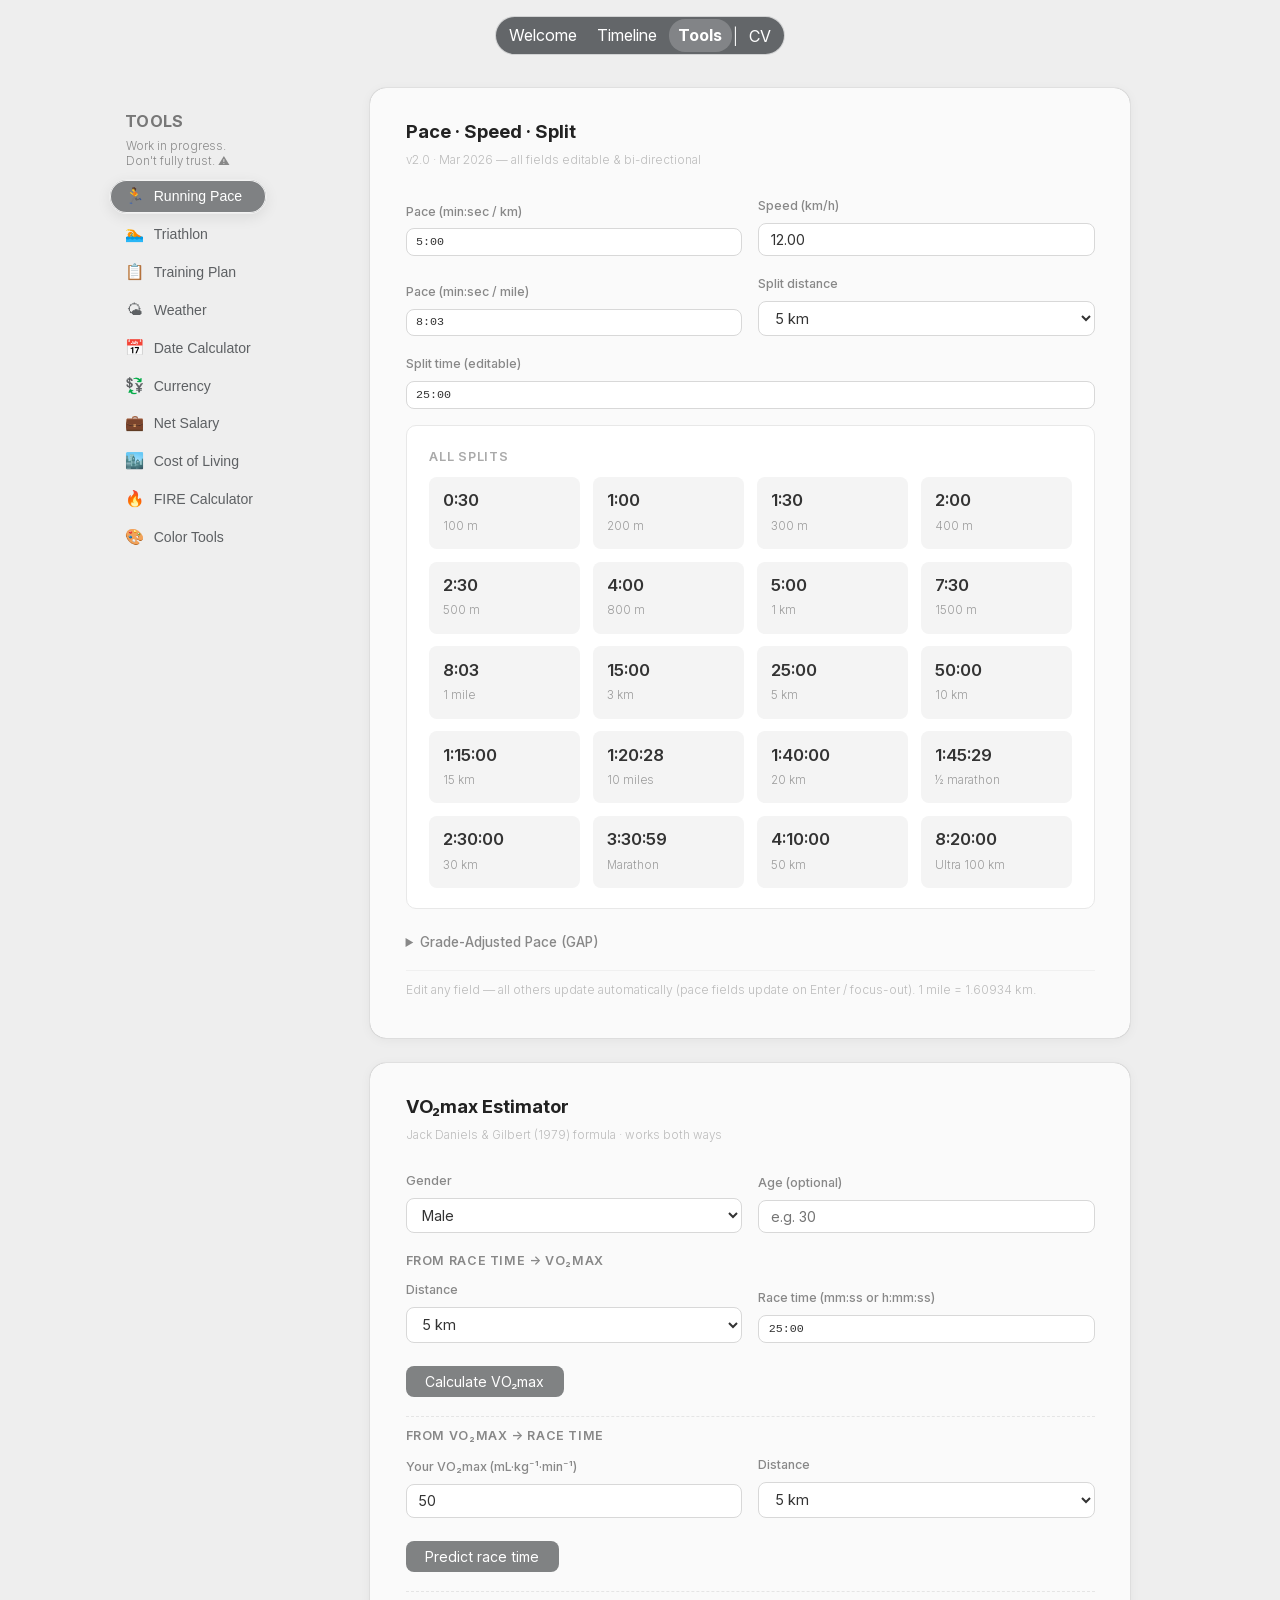
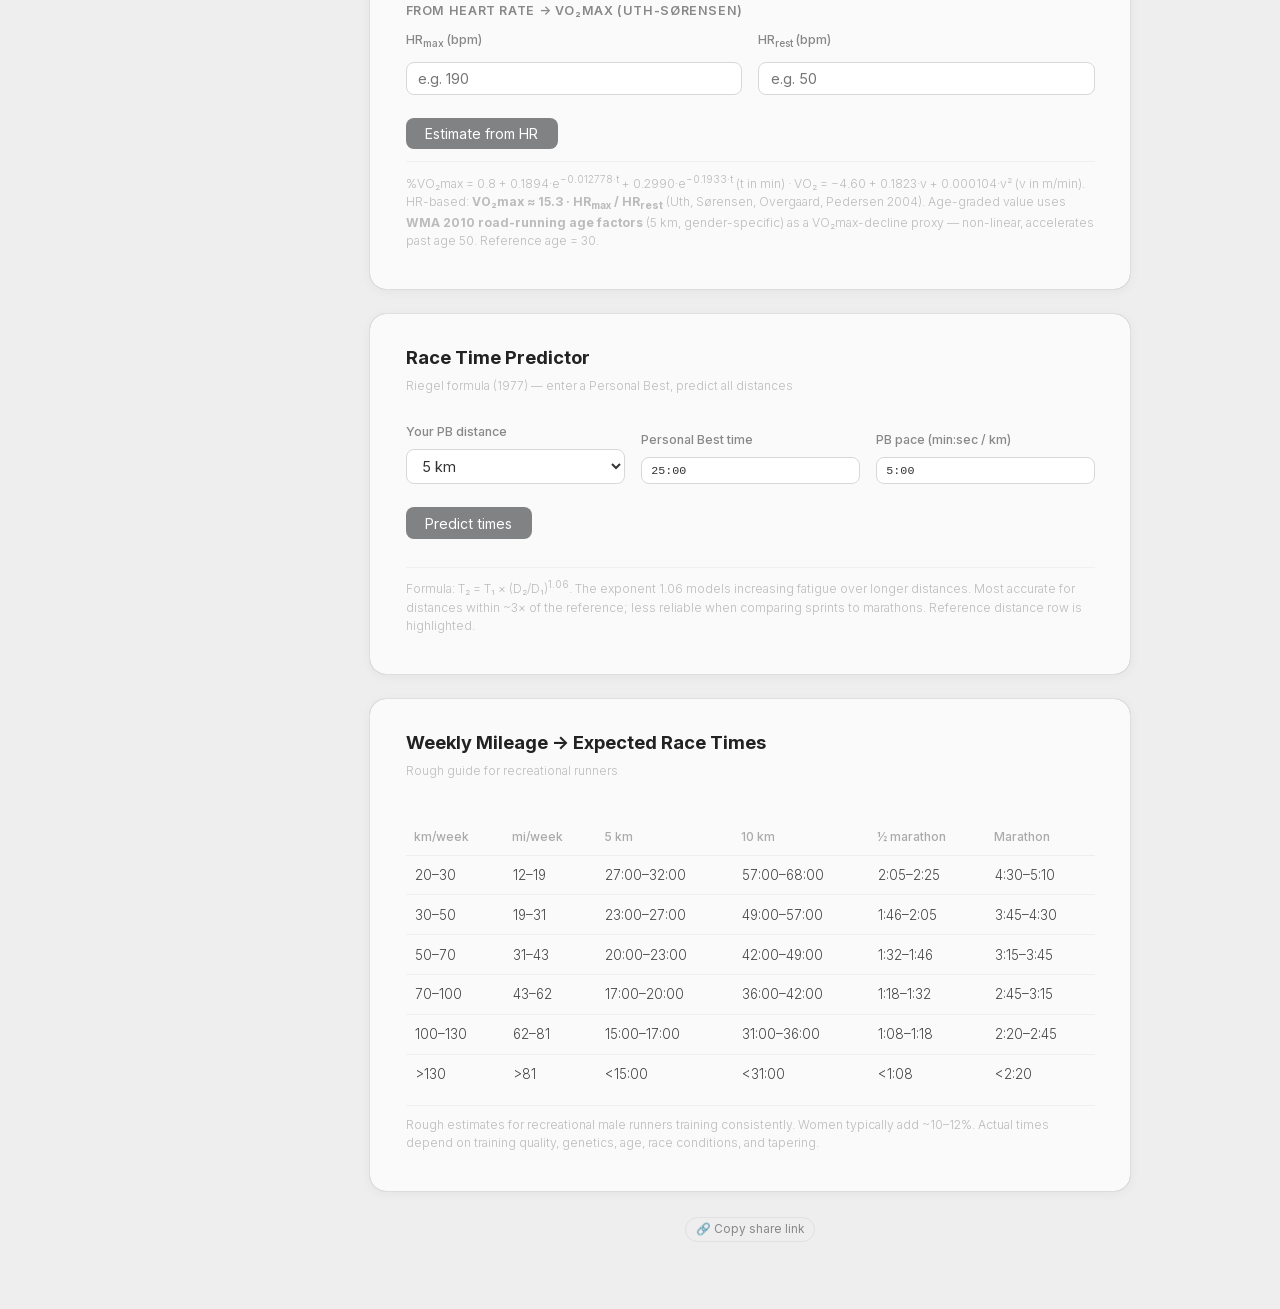
<file: tools.html>
<!DOCTYPE html>
<html lang="en">
<head>
  <meta charset="UTF-8">
  <title>Gianmarco | Tools</title>
  <link rel="stylesheet" href="typo.css">
  <link rel="icon" id="favicon-link" href="docs/J-favicon_tech.png">
  <link rel="apple-touch-icon" id="apple-icon-link" href="docs/J-favicon_tech.png">
  <link rel="manifest" id="manifest-link" href="manifest.webmanifest">
  <meta name="theme-color" content="#EEEEEE">
  <meta name="apple-mobile-web-app-capable" content="yes">
  <meta name="mobile-web-app-capable" content="yes">
  <meta name="apple-mobile-web-app-status-bar-style" content="default">
  <meta name="apple-mobile-web-app-title" content="J – App">
  <meta name="application-name" content="J – App">
  <meta name="viewport" content="width=device-width, initial-scale=1.0">
  <script>  // Apply saved app icon (set on index.html via icon picker)
  (function () {
    var ICONS = {
      tech: 'docs/J-favicon_tech.png',
      gray: 'docs/j-favicon_tech-gray.png',
      plus: 'docs/J-favicon_plus.png',
      duck: 'docs/MyDuck.png'
    };
    var key = localStorage.getItem('jweb-app-icon');
    var path = ICONS[key];
    if (!path) return;
    var fav = document.getElementById('favicon-link');
    var apple = document.getElementById('apple-icon-link');
    var mani = document.getElementById('manifest-link');
    if (fav)   fav.href = path;
    if (apple) apple.href = path;
    if (mani) {
      var m = {
        name: 'J – App', short_name: 'J – App',
        description: 'Gianmarco Santoro — AI Engineer',
        start_url: './', scope: './', display: 'standalone',
        background_color: '#EEEEEE', theme_color: '#EEEEEE',
        icons: [
          { src: path, sizes: '192x192', type: 'image/png', purpose: 'any' },
          { src: path, sizes: '512x512', type: 'image/png', purpose: 'any' }
        ]
      };
      mani.href = URL.createObjectURL(new Blob([JSON.stringify(m)],
        { type: 'application/manifest+json' }));
    }
  })();
  </script>

  <link rel="preload" href="docs/fonts/InterVariable.woff2" as="font" type="font/woff2" crossorigin>
  <link rel="preload" href="docs/fonts/InterVariable-Italic.woff2" as="font" type="font/woff2" crossorigin>

  <!-- Capture original URL search before any tool script rewrites it (used by share-link restore) -->
  <script>window.__TOOLS_INIT_QS__ = location.search;</script>
  <style>
    @view-transition { navigation: auto; }
    @keyframes vt-fade-in  { from { opacity: 0; transform: translateY(6px); } }
    @keyframes vt-fade-out { to   { opacity: 0; transform: translateY(-4px); } }
    ::view-transition-old(root) { animation: 180ms ease vt-fade-out; }
    ::view-transition-new(root) { animation: 260ms ease vt-fade-in;  }

    /* ── Layout ──────────────────────────────── */
    .tools-page { max-width: 1100px; margin: 0 auto; padding: 5.5em 1.2em 4em; }
    .tools-layout { display: flex; gap: 1.3em; align-items: flex-start; }

    /* ── Sidebar ─────────────────────────────── */
    .tools-sidebar {
      width: 200px; flex-shrink: 0; position: sticky; top: 5em;
    }
    .tools-sidebar h3 {
      font-size: 0.72em; font-weight: 600; letter-spacing: 0.08em;
      text-transform: uppercase; color: #777; margin-bottom: 0.8em;
    }
    .tool-nav-item {
      display: flex; align-items: center; gap: 0.6em;
      padding: 0.55em 0.95em; border-radius: 999px; cursor: pointer;
      font-size: 0.88em; color: #5D6063;
      border: 1px solid transparent; background: transparent;
      width: 100%; text-align: left;
      transition: background 0.22s ease, color 0.22s ease,
                  box-shadow 0.22s ease, border-color 0.22s ease, transform 0.22s ease;
    }
    .tool-nav-item:hover {
      background: rgba(255,255,255,0.55);
      border-color: rgba(0,0,0,0.06);
      box-shadow: 0 2px 8px rgba(0,0,0,0.05);
      transform: translateX(2px);
      -webkit-backdrop-filter: blur(6px);
      backdrop-filter: blur(6px);
    }
    .tool-nav-item.active {
      background: rgba(99,102,104,0.8);
      color: #FFF;
      border-color: rgba(255,255,255,0.85);
      box-shadow:
        0 4px 14px rgba(0,0,0,0.08),
        inset 0 0 0 1px rgba(255,255,255,0.9);
      transform: none;
      -webkit-backdrop-filter: blur(10px);
      backdrop-filter: blur(10px);
    }
    .tool-nav-item .tool-icon { font-size: 1.1em; width: 1.4em; text-align: center; }
    /* Flex column sized to its widest child → all pills share the longest pill's width */
    .tool-nav-list {
      display: flex; flex-direction: column; align-items: stretch;
      width: max-content; max-width: 100%; gap: 0.15em;
    }

    /* ── Mobile dropdown picker ──────────────── */
    .tool-mobile-picker { display: none; }

    /* ── Main content ────────────────────────── */
    .tools-content { flex: 1; min-width: 0; }
    .tool-panel { display: none; }
    .tool-panel.active { display: block; }

    /* ── Tool card wrapper ───────────────────── */
    /* max-width + auto margin keeps every tool box centered within the content
       area instead of stretching edge-to-edge on wide screens. */
    .tool-card {
      background: #fafafa; border-radius: 16px;
      box-shadow: 0 0 1px rgba(0,0,0,0.4), 0 2px 12px rgba(0,0,0,0.05);
      padding: 2em 2.2em 2.4em; margin: 0 auto 1.6em;
      max-width: 760px;
    }
    .tool-header { margin-bottom: 1.4em; }
    .tool-header h2 { font-size: 1.15em; font-weight: 700; color: #222; margin: 0 0 0.2em; }
    .tool-meta { font-size: 0.73em; color: #bbb; }

    /* ── Form elements ───────────────────────── */
    .tool-row { display: flex; flex-wrap: wrap; gap: 1em; margin-bottom: 1em; }
    .tool-field { display: flex; flex-direction: column; gap: 0.3em; flex: 1; min-width: 130px; }
    .tool-field label { font-size: 0.78em; color: #888; font-weight: 500; }
    .tool-field input, .tool-field select {
      /* width:100% + min-width:0 overrides the input's native intrinsic min-width,
         otherwise a <input type="text/number"> refuses to shrink below ~150-180px
         and pushes the entire .tool-row past the viewport on narrow phones.
         box-sizing:border-box keeps padding inside the flex-allocated width so
         inputs never push the row past its container. */
      box-sizing: border-box;
      width: 100%; min-width: 0;
      background: #fff; border: 1px solid #d8d8d8; border-radius: 8px;
      padding: 0.5em 0.8em; font-size: 0.9em; font-family: 'Inter', sans-serif;
      color: #333; outline: none; transition: border-color 0.15s;
    }
    /* iOS Safari gives <input type="date"> a native chevron/spinner that imposes
       an intrinsic min-width and ignores width:100%, causing the field to spill
       past its flex parent. -webkit-appearance:none strips the native chrome
       while leaving the date picker functional on focus. */
    .tool-field input[type="date"] {
      -webkit-appearance: none;
      appearance: none;
      max-width: 100%;
    }
    .tool-field input:focus, .tool-field select:focus { border-color: #5D6063; }
    .tool-toggle {
      display: flex; background: #eee; border-radius: 8px;
      padding: 3px; gap: 2px; width: fit-content;
    }
    .tool-toggle button {
      padding: 0.35em 0.9em; border-radius: 6px; border: none;
      background: none; cursor: pointer; font-size: 0.82em;
      font-family: 'Inter', sans-serif; color: #777; transition: background 0.15s, color 0.15s;
    }
    .tool-toggle button.active { background: #fff; color: #333; box-shadow: 0 1px 3px rgba(0,0,0,0.1); }

    /* Calculate-style button: rgb(128,130,131) base, deepens to #54575A on hover. */
    .tool-btn {
      margin-top: 0.5em; padding: 0.5em 1.4em;
      background: rgb(128,130,131); color: #fff;
      border: none; border-radius: 8px;
      cursor: pointer; font-family: inherit; font-size: 0.88em;
      transition: background 0.18s ease, box-shadow 0.18s ease, transform 0.18s ease;
    }
    .tool-btn:hover {
      background: #54575A;
      box-shadow: 0 2px 8px rgba(0,0,0,0.08);
      transform: translateY(-1px);
    }
    .tool-btn:active { transform: translateY(0); box-shadow: none; }

    /* ── Output areas ────────────────────────── */
    .tool-result {
      background: #fff; border: 1px solid #e8e8e8; border-radius: 10px;
      padding: 1.2em 1.4em; margin-top: 1.2em;
    }
    .result-big { font-size: 2.2em; font-weight: 700; color: #222; line-height: 1.1; }
    .result-label { font-size: 0.76em; color: #aaa; margin-top: 0.2em; }
    .result-grid { display: grid; grid-template-columns: repeat(auto-fill, minmax(130px, 1fr)); gap: 0.8em; }
    .result-cell { background: #f4f4f4; border-radius: 8px; padding: 0.7em 0.9em; }
    .result-cell .rc-val { font-size: 1.05em; font-weight: 600; color: #333; word-break: break-all; overflow-wrap: anywhere; }
    .result-cell .rc-lbl { font-size: 0.72em; color: #999; margin-top: 0.15em; }

    /* ── Table ───────────────────────────────── */
    .tool-table { width: 100%; border-collapse: collapse; font-size: 0.84em; margin-top: 1em; }
    .tool-table th { text-align: left; padding: 0.5em 0.7em; color: #aaa; font-weight: 500; font-size: 0.9em; border-bottom: 1px solid #eee; }
    .tool-table td { padding: 0.55em 0.7em; color: #444; border-bottom: 1px solid #f0f0f0; }
    .tool-table tr.fire-year td { background: #f0fdf4; font-weight: 600; color: #166534; }
    .tool-table tr:last-child td { border-bottom: none; }

    /* ── VO₂max scale diagram ────────────────── */
    .vo2-scale { position: relative; margin: 1em 0 0.3em; padding-top: 1.9em; }
    .vo2-bar {
      display: flex; height: 14px; border-radius: 7px; overflow: hidden;
      box-shadow: 0 1px 3px rgba(0,0,0,0.06);
    }
    .vo2-bar > div { flex: 1; }
    .vo2-marker {
      position: absolute; top: 0; transform: translateX(-50%);
      display: flex; flex-direction: column; align-items: center; gap: 2px;
      pointer-events: none;
    }
    .vo2-pin-val {
      font-size: 0.74em; font-weight: 700; color: #1f2937; background: #fff;
      padding: 0.1em 0.5em; border-radius: 4px;
      box-shadow: 0 1px 4px rgba(0,0,0,0.12); white-space: nowrap;
    }
    .vo2-pin { width: 2px; height: 8px; background: #1f2937; }
    .vo2-labels { display: flex; margin-top: 0.45em; font-size: 0.62em; color: #999; }
    .vo2-labels > div { flex: 1; text-align: center; }
    .vo2-section-label {
      font-size: 0.78em; color: #888; font-weight: 600;
      text-transform: uppercase; letter-spacing: 0.05em;
      margin-top: 0.6em; margin-bottom: 0.4em;
    }
    .vo2-divider { border: none; border-top: 1px dashed #e5e5e5; margin: 1.2em 0 0.4em; }

    /* ── Color preview ───────────────────────── */
    .color-preview {
      width: 100%; height: 80px; border-radius: 10px; border: 1px solid #e0e0e0;
      margin: 1em 0 0.5em; transition: background 0.1s;
    }
    .contrast-badge {
      display: inline-block; padding: 0.2em 0.6em; border-radius: 5px;
      font-size: 0.78em; font-weight: 600; margin-right: 0.4em;
    }
    .contrast-pass { background: #dcfce7; color: #166534; }
    .contrast-fail { background: #fee2e2; color: #991b1b; }

    /* ── Weather ─────────────────────────────── */
    /* Same pattern as currency-grid: flex + justify-center so a partially-filled
       row (e.g. 3 slots / 2 columns → lonely 3rd) is centered, not left-hugging.
       Each slot has a max-width so cards never stretch absurdly wide. */
    #tw-grid {
      display: flex; flex-wrap: wrap; justify-content: center;
      gap: 1em;
    }
    .tw-slot {
      flex: 1 1 240px; max-width: 360px; min-width: 0;
      background: #f7f7f7; border-radius: 12px; padding: 1em 1.1em;
      border: 1px solid #ebebeb; display: flex; flex-direction: column; gap: 0.15em;
    }
    .tw-sel {
      width: 100%; background: #fff; border: 1px solid #d8d8d8; border-radius: 8px;
      padding: 0.38em 0.6em; font-size: 0.84em; color: #333; outline: none;
      cursor: pointer; margin-bottom: 0.35em; font-family: 'Inter', sans-serif;
    }
    .tw-main  { display: flex; align-items: baseline; gap: 0.25em; margin: 0.1em 0; }
    .tw-emoji { font-size: 2em; line-height: 1; }
    .tw-temp  { font-size: 2.2em; font-weight: 700; color: #222; }
    .tw-city  { font-size: 0.8em; color: #aaa; }
    .tw-desc  { font-size: 0.88em; font-weight: 500; color: #444; margin-top: 0.2em; }
    .tw-extra, .tw-uvaqi { font-size: 0.78em; color: #999; line-height: 1.6; }
    .tw-sunmoon { font-size: 0.78em; color: #888; line-height: 1.6; margin-top: 0.15em; }
    .tw-forecast {
      display: flex; gap: 0.25em; margin-top: 0.5em;
      padding: 0.45em 0.3em; background: #fff;
      border-radius: 8px; border: 1px solid #ececec;
    }
    .tw-day {
      flex: 1 1 0; min-width: 0; text-align: center;
      display: flex; flex-direction: column; align-items: center;
      gap: 0.05em; font-size: 0.7em; line-height: 1.2; color: #555;
    }
    .tw-day-name  { color: #999; font-size: 0.92em; }
    .tw-day-emoji { font-size: 1em; margin: 0.05em 0; }
    .tw-day-hi    { color: #222; font-weight: 600; }
    .tw-day-lo    { color: #999; font-size: 0.92em; }

    /* ── Currency ────────────────────────────── */
    /* Flex + center so odd-count rows (e.g. a lonely last cell) stay centered
       instead of hugging the left edge with empty space on the right. */
    .currency-grid {
      display: flex; flex-wrap: wrap; justify-content: center;
      gap: 0.7em; margin-top: 1em;
    }
    .currency-cell {
      flex: 1 1 140px; max-width: 220px;
      background: #f4f4f4; border-radius: 8px; padding: 0.8em 1em;
      cursor: pointer; position: relative;
      transition: background 0.18s ease, transform 0.12s ease;
      border: 1px solid transparent;
    }
    .currency-cell:hover { background: #ececec; border-color: #e0e0e0; }
    .currency-cell:active { transform: scale(0.985); }
    .currency-cell.copied { background: #dcfce7; border-color: #86efac; }
    .currency-cell .cc-code { font-size: 0.72em; color: #aaa; font-weight: 600; letter-spacing: 0.05em; }
    .currency-cell .cc-val { font-size: 1.1em; font-weight: 600; color: #333; margin-top: 0.1em; }
    .currency-cell .cc-spark {
      display: flex; align-items: center; gap: 0.45em; margin-top: 0.35em;
      font-size: 0.66em; font-weight: 600; line-height: 1; min-height: 14px;
    }
    .currency-cell .cc-spark svg { display: block; }
    .currency-cell .cc-delta-up   { color: #166534; }
    .currency-cell .cc-delta-down { color: #991b1b; }
    .currency-cell .cc-delta-flat { color: #999; }
    .currency-cell .cc-copy-tip {
      position: absolute; top: 0.4em; right: 0.55em;
      font-size: 0.66em; color: #888; opacity: 0; transition: opacity 0.18s ease;
      pointer-events: none; font-weight: 500; letter-spacing: 0.02em;
    }
    .currency-cell:hover .cc-copy-tip { opacity: 0.6; }
    .currency-cell.copied .cc-copy-tip { opacity: 1; color: #166534; }

    /* ── Salary breakdown bar ────────────────── */
    .salary-bar { height: 12px; border-radius: 6px; overflow: hidden; display: flex; margin: 0.8em 0; }
    .salary-bar-net  { background: #54575A; }
    .salary-bar-tax  { background: #d0d0d0; }
    .salary-bar-ss   { background: #e8e8e8; }
    .salary-legend { display: flex; gap: 1.2em; flex-wrap: wrap; font-size: 0.76em; color: #888; }
    .salary-legend span::before {
      content: '●'; margin-right: 0.3em;
    }
    .salary-legend .l-net::before  { color: #54575A; }
    .salary-legend .l-tax::before  { color: #d0d0d0; }
    .salary-legend .l-ss::before   { color: #c0c0c0; }

    /* ── Share-link button ───────────────────── */
    .tool-share-wrap { display: flex; justify-content: center; margin: 0.4em 0 0.2em; }
    .tool-share {
      display: inline-flex; align-items: center; gap: 0.4em;
      padding: 0.4em 0.85em;
      background: transparent; border: 1px solid #e0e0e0; border-radius: 999px;
      font-size: 0.74em; color: #888;
      cursor: pointer; font-family: inherit;
      transition: background 0.18s ease, color 0.18s ease, border-color 0.18s ease;
    }
    .tool-share:hover { background: #f0f0f0; color: #333; border-color: #c0c0c0; }
    .tool-share.copied { background: #dcfce7; color: #166534; border-color: #86efac; }

    /* ── Note / disclaimer ───────────────────── */
    .tool-note {
      font-size: 0.76em; color: #bbb; line-height: 1.5;
      margin-top: 1em; padding-top: 0.8em; border-top: 1px solid #f0f0f0;
    }

    /* ── Salary calculation details ──────────── */
    .sal-details { margin-top: 1.2em; }
    .sal-details > summary {
      cursor: pointer; font-size: 0.92em; color: #555; font-weight: 500;
      padding: 0.5em 0; list-style: none; user-select: none;
    }
    .sal-details > summary::-webkit-details-marker { display: none; }
    .sal-details > summary::before {
      content: '📊'; display: inline-block; font-size: 1.05em;
      opacity: 0.7; margin-right: 0.5em; vertical-align: -0.05em;
    }
    .sal-details > summary::after {
      content: '▸'; display: inline-block; font-size: 0.95em;
      opacity: 0.55; margin-left: 0.55em; transition: transform 0.18s ease;
    }
    .sal-details[open] > summary::after { transform: rotate(90deg); }
    .sal-details[open] > summary { color: #222; border-bottom: 1px solid #eee; margin-bottom: 0.6em; }
    .sal-detail-block { margin: 0.4em 0 1.1em; }
    .sal-detail-block h4 {
      font-size: 0.74em; font-weight: 600; color: #888;
      text-transform: uppercase; letter-spacing: 0.06em;
      margin: 0 0 0.5em;
    }
    .sal-trace {
      background: #fafafa; border: 1px solid #eee; border-radius: 8px;
      padding: 0.7em 0.9em; font-family: ui-monospace, 'Menlo', monospace;
      font-size: 0.74em; line-height: 1.7; color: #555;
      overflow-x: auto;
    }
    .sal-trace .step-eq { color: #888; }
    .sal-trace .step-val { color: #166534; font-weight: 600; }
    .sal-trace .step-final { border-top: 1px solid #ddd; margin-top: 0.4em; padding-top: 0.4em; color: #166534; font-weight: 700; }
    .sal-fund-list, .sal-caveat-list {
      font-size: 0.82em; line-height: 1.55; color: #555;
      padding-left: 1.1em; margin: 0;
    }
    .sal-fund-list li, .sal-caveat-list li { margin: 0.2em 0; }
    .sal-source { font-size: 0.78em; color: #888; }
    .sal-source a { color: #54575A; text-decoration: underline; text-decoration-color: #ccc; }
    .sal-source a:hover { text-decoration-color: #54575A; }

    /* ── Tri advanced power model ─────────────── */
    .tri-power-details { margin: 0.4em 0 0.9em; }
    .tri-power-details > summary {
      cursor: pointer; font-size: 0.92em; color: #777; font-weight: 500;
      padding: 0.4em 0; list-style: none; user-select: none;
    }
    .tri-power-details > summary::-webkit-details-marker { display: none; }
    .tri-power-details > summary::before {
      content: '⚙'; display: inline-block; font-size: 1.15em;
      opacity: 0.65; margin-right: 0.5em; vertical-align: -0.05em;
    }
    .tri-power-details > summary::after {
      content: '▸'; display: inline-block; font-size: 0.95em;
      opacity: 0.55; margin-left: 0.55em; transition: transform 0.18s ease;
    }
    .tri-power-details[open] > summary::after { transform: rotate(90deg); }
    .tri-power-details[open] > summary { color: #444; }
    .tri-power-grid {
      background: #fafafa; border: 1px solid #eee; border-radius: 8px;
      padding: 0.8em 1em; margin-top: 0.3em;
    }

    /* ── Tri fuelling / hydration ─────────────── */
    .tri-fuel-details { margin: 0.4em 0 0.9em; }
    .tri-fuel-details > summary {
      cursor: pointer; font-size: 0.92em; color: #777; font-weight: 500;
      padding: 0.4em 0; list-style: none; user-select: none;
    }
    .tri-fuel-details > summary::-webkit-details-marker { display: none; }
    .tri-fuel-details > summary::before {
      content: '🥤'; display: inline-block; font-size: 1.05em;
      opacity: 0.85; margin-right: 0.5em; vertical-align: -0.05em;
    }
    .tri-fuel-details > summary::after {
      content: '▸'; display: inline-block; font-size: 0.95em;
      opacity: 0.55; margin-left: 0.55em; transition: transform 0.18s ease;
    }
    .tri-fuel-details[open] > summary::after { transform: rotate(90deg); }
    .tri-fuel-details[open] > summary { color: #444; }
    .tri-fuel-grid {
      background: #fafafa; border: 1px solid #eee; border-radius: 8px;
      padding: 0.8em 1em; margin-top: 0.3em;
    }
    .tri-fuel-table { width: 100%; border-collapse: collapse; margin-top: 0.6em; font-size: 0.86em; }
    .tri-fuel-table th, .tri-fuel-table td {
      padding: 0.42em 0.55em; text-align: left; border-bottom: 1px solid #eee;
      font-variant-numeric: tabular-nums;
    }
    .tri-fuel-table th { color: #888; font-weight: 600; font-size: 0.92em; }
    .tri-fuel-table td:first-child { font-weight: 600; color: #444; }
    .tri-fuel-tot { background: #f4f6f8; font-weight: 600; }

    /* ── Plan → Builder edit link ─────────────── */
    /* Visual matches phase-5 (✏ at 1.1em, rotated 45°, scale 1.22 on hover).
       Blink-fix: glyph lives in ::before with pointer-events:none, while the
       <button>'s hit area is the un-transformed inline-block — siblings never
       shift, cursor never slides off during the scale transition. */
    .plan-edit-link {
      background: none; border: none; cursor: pointer;
      color: #54575A; font-size: 1.1em; padding: 0 0.22em; line-height: 1;
      vertical-align: -0.05em; opacity: 0.9;
      display: inline-block;
      transition: color 0.18s ease, opacity 0.14s ease;
    }
    .plan-edit-link:hover { color: #2a2c2f; opacity: 1; }
    .plan-edit-link::before {
      content: '✏'; display: inline-block;
      transform: rotate(45deg); transform-origin: 50% 50%;
      transition: transform 0.14s ease;
      pointer-events: none;
    }
    .plan-edit-link:hover::before { transform: rotate(45deg) scale(1.22); }

    /* ── Training Session Builder ─────────────── */
    .session-segment {
      display: flex; flex-wrap: wrap; gap: 0.5em; align-items: flex-end;
      padding: 0.55em 0.7em; background: #f7f7f7; border-radius: 8px;
      margin-bottom: 0.45em; border-left: 3px solid #888;
      transition: opacity 0.15s ease, transform 0.15s ease, background 0.15s ease;
    }
    .session-segment.recovery { border-left-color: #c8d3d8; background: #f0f3f5; }
    .session-segment.dragging { opacity: 0.4; }
    .session-segment.drag-over { outline: 2px dashed #5D6063; outline-offset: -2px; }
    .session-segment .seg-handle {
      flex: 0 0 auto; cursor: grab; user-select: none;
      color: #b0b0b0; font-size: 1.1em; padding: 0 0.3em; line-height: 1;
      align-self: center;
    }
    .session-segment .seg-handle:hover { color: #666; }
    .session-segment .seg-handle:active { cursor: grabbing; }
    .session-segment .seg-move {
      flex: 0 0 auto; display: flex; flex-direction: column; gap: 0.05em;
      align-self: center;
    }
    .session-segment .seg-move button {
      background: transparent; border: none; cursor: pointer; color: #b0b0b0;
      padding: 0; font-size: 0.7em; line-height: 1; height: 0.9em; width: 1.2em;
    }
    .session-segment .seg-move button:hover { color: #5D6063; }
    .session-segment .seg-move button:disabled { opacity: 0.3; cursor: default; }
    .session-segment .seg-idx {
      flex: 0 0 auto; font-size: 0.74em; font-weight: 700;
      color: #aaa; padding-bottom: 0.5em; min-width: 1.6em; text-align: center;
    }
    .session-segment .seg-cell {
      display: flex; flex-direction: column; gap: 0.2em;
      flex: 1 1 100px; min-width: 80px;
    }
    .session-segment .seg-cell .seg-lbl {
      font-size: 0.66em; color: #888; font-weight: 500;
      text-transform: uppercase; letter-spacing: 0.04em;
    }
    .session-segment input,
    .session-segment select {
      background: #fff; border: 1px solid #d8d8d8; border-radius: 6px;
      padding: 0.42em 0.6em; font-size: 0.86em; font-family: 'Inter', sans-serif;
      width: 100%; min-width: 0; box-sizing: border-box; color: #333; outline: none;
    }
    .session-segment input:focus, .session-segment select:focus { border-color: #5D6063; }
    .session-segment .seg-rm {
      flex: 0 0 auto; background: transparent; border: none; cursor: pointer;
      font-size: 1.1em; color: #c0a8a8; padding: 0.2em 0.4em;
      align-self: center; line-height: 1;
    }
    .session-segment .seg-rm:hover { color: #991b1b; }

    .session-toolbar {
      display: flex; flex-wrap: wrap; gap: 0.5em; margin: 0.5em 0 1em;
      align-items: center;
    }
    .session-add-row, .session-action {
      display: inline-flex; align-items: center; gap: 0.35em;
      padding: 0.42em 0.85em; background: #fff; border: 1px dashed #c8c8c8;
      border-radius: 8px; font-size: 0.82em; color: #666; cursor: pointer;
      font-family: 'Inter', sans-serif;
      transition: border-color 0.15s, color 0.15s, background 0.15s;
    }
    .session-action { border-style: solid; }
    .session-add-row:hover, .session-action:hover { border-color: #888; color: #222; background: #f7f7f7; }

    .session-summary-grid {
      display: grid; grid-template-columns: repeat(auto-fit, minmax(140px, 1fr));
      gap: 0.7em;
    }

    .session-saved-list { list-style: none; padding: 0; margin: 0.4em 0 0; }
    .session-saved-item {
      display: flex; align-items: center; justify-content: space-between;
      padding: 0.4em 0.7em; background: #f4f4f4; border-radius: 6px;
      margin-bottom: 0.3em; font-size: 0.84em; color: #444;
      gap: 0.5em; flex-wrap: wrap;
    }
    .session-saved-item .ssi-name { font-weight: 600; flex: 1 1 auto; }
    .session-saved-item .ssi-meta { font-size: 0.78em; color: #888; }
    .session-saved-item .ssi-actions { display: flex; gap: 0.3em; flex-wrap: wrap; }
    .session-saved-item button {
      background: #fff; border: 1px solid #d8d8d8; border-radius: 5px;
      padding: 0.22em 0.55em; font-size: 0.74em; cursor: pointer; color: #555;
      font-family: inherit;
    }
    .session-saved-item button:hover { background: #efefef; }
    .session-saved-item button.del { color: #991b1b; border-color: #f1c4c4; }
    .session-saved-item button.del:hover { background: #fee2e2; }

    .session-hr-zones {
      font-size: 0.78em; color: #555; line-height: 1.55;
      background: #f7f7f7; border-radius: 8px; padding: 0.7em 0.95em;
      margin-top: 0.6em;
    }
    .session-hr-zones table { width: 100%; border-collapse: collapse; }
    .session-hr-zones th, .session-hr-zones td {
      padding: 0.25em 0.45em; text-align: left; border-bottom: 1px solid #eee;
      font-size: 0.94em;
    }
    .session-hr-zones th { color: #888; font-weight: 600; font-size: 0.86em; }
    .session-hr-zones tr:last-child td { border-bottom: none; }
    .session-hr-zones .hr-col-z {
      font-weight: 700; color: #fff; padding: 0.1em 0.5em;
      border-radius: 4px; font-size: 0.86em; display: inline-block;
    }
    .hr-z1 { background: #6b9bd1; }
    .hr-z2 { background: #66a766; }
    .hr-z3 { background: #d6b143; }
    .hr-z4 { background: #d68043; }
    .hr-z5 { background: #c64a4a; }

    @media (max-width: 600px) {
      .session-segment .seg-cell { flex: 1 1 calc(50% - 0.3em); }
    }

    /* ── Mobile ──────────────────────────────── */
    @media (max-width: 700px) {
      /* No overflow-x:hidden anymore — if anything escapes the card it should
         scroll into view rather than being silently clipped on narrow phones. */
      .tools-page { padding: 3.8em 0.6em 2.5em; }
      .tools-layout { flex-direction: column; gap: 0.8em; }
      .tools-sidebar {
        width: 100%; position: static; display: block; margin-bottom: 0.2em;
      }
      /* Override the inline-styled h3 + p so they're centered and stacked */
      .tools-sidebar h3 {
        text-align: center !important; margin-left: 0 !important;
        font-size: 0.864em; letter-spacing: 0.08em;
        margin-bottom: 0.7em !important; color: #555;
      }
      .tools-sidebar-note {
        text-align: center !important;
        margin-top: 0 !important; margin-left: 0 !important; margin-right: 0 !important;
      }
      .tools-sidebar-note br { display: none; } /* collapse the two lines into one on mobile */
      .tool-nav-list { display: none; }
      /* Tighter card so content fits on narrow viewports; auto margins keep
         it centered if the viewport ever exceeds the desktop max-width (760). */
      .tool-card { padding: 1.1em 0.9em; margin: 0 auto 1em; }
      .tool-row { gap: 0.6em; margin-bottom: 0.8em; }
      .tool-field { min-width: 110px; }
      .tool-result { padding: 0.9em 1em; }
      .result-big { font-size: 1.9em; }
      /* iOS: inputs below 16px auto-zoom on focus — force 16px site-wide on this page.
         Use higher specificity to win over rules like `.session-segment input { font-size: 0.86em }`.
         Two layers cover any nested input under any tool card / panel / segment. */
      input, textarea, select,
      .tool-card input, .tool-card textarea, .tool-card select,
      .session-segment input, .session-segment select { font-size: 16px; }

      .tool-mobile-picker {
        display: block; width: 100%; margin-top: 0.2em; text-align: center;
      }
      .tool-mobile-picker select {
        width: max-content; max-width: 100%;
        display: inline-block;
        background: rgba(255,255,255,0.7);
        border: 1px solid rgba(255,255,255,0.85);
        border-radius: 999px;
        padding: 0.65em 1.1em;
        font-size: 16px;
        font-family: 'Inter', sans-serif;
        color: #222;
        outline: none;
        cursor: pointer;
        box-shadow:
          0 4px 14px rgba(0,0,0,0.08),
          inset 0 0 0 1px rgba(255,255,255,0.9);
        -webkit-backdrop-filter: blur(10px);
        backdrop-filter: blur(10px);
        -webkit-appearance: none; -moz-appearance: none; appearance: none;
        background-image: url("data:image/svg+xml;utf8,<svg xmlns='http://www.w3.org/2000/svg' width='12' height='8' viewBox='0 0 12 8'><path fill='none' stroke='%235D6063' stroke-width='1.6' stroke-linecap='round' stroke-linejoin='round' d='M1 1.5l5 5 5-5'/></svg>");
        background-repeat: no-repeat;
        background-position: right 1.1em center;
        padding-right: 2.4em;
      }
    }

    /* Narrow phones (iPhone 12 mini = 375px, etc.). Force 2 fields per row via
       calc(50% - half-gap); 3-field rows become 2 + 1 (the lonely last field
       grows to 100% because flex-grow:1). Toggle-bearing fields get their own
       row since the buttons inside need ~180px side-by-side. */
    @media (max-width: 480px) {
      .tools-page { padding: 3em 0.25em 2em; }
      .tool-card { padding: 0.9em 0.6em; border-radius: 14px; max-width: 100%; }
      .tool-row { gap: 0.4em; margin-bottom: 0.6em; }
      .tool-field {
        min-width: 0;
        flex: 1 1 calc(50% - 0.2em);
      }
      /* Fields that contain a toggle (Rent/Situation in Cost of Living) need
         the full row so the side-by-side buttons don't overflow. */
      .tool-field:has(> .tool-toggle) { flex-basis: 100%; }
      /* Fallback: if :has() isn't supported, let toggle buttons wrap to 2 rows
         instead of clipping. */
      .tool-toggle { flex-wrap: wrap; }
      /* Date Calculator: 3 long labels (“Between two dates”, “Until / since a
         date”, “Date ± offset”) wrap into an uneven 2+1 layout on iPhone-width
         screens. Stack them vertically so each mode gets its own full-width row. */
      #date-mode-toggle { flex-direction: column; width: 100%; }
      #date-mode-toggle button { width: 100%; text-align: center; padding: 0.5em 0.9em; }
      .tool-result { padding: 0.7em 0.7em; }
      .result-big { font-size: 1.5em; }
      .tool-header h2 { font-size: 1em; }
      .tool-meta { font-size: 0.68em; }
      .currency-cell { flex-basis: calc(50% - 0.35em); padding: 0.7em 0.8em; }
      .tw-slot { flex-basis: 100%; max-width: 100%; }
      /* Tables: tighter cells so the wider tables (weekly mileage, FIRE) need
         far less horizontal scroll inside their overflow-x:auto wrapper. */
      .tool-table { font-size: 0.72em; }
      .tool-table th, .tool-table td { padding: 0.35em 0.4em; }
    }
  </style>
</head>

<body>
  <header style="background: transparent; padding: 0;">
    <nav>
      <ul>
        <li><a href="index.html">Welcome<span class="nav-tooltip">Back to Home ↑</span></a></li>
        <li><a href="timeline.html">Timeline<span class="nav-tooltip">Experiences in Details <img src="docs/new-tab-icon.png" style="height:1.0em; vertical-align:baseline;"></span></a></li>
        <li><a href="tools.html" class="selected">Tools<span class="nav-tooltip">Calculators & Utilities <img src="docs/new-tab-icon.png" style="height:1.0em; vertical-align:baseline;"></span></a></li>
        <!--<li><a href="index.html#about">Keep in Touch</a></li>-->
        <span style="color: white;"> |</span>
        <li><a href="Gianmarco_Santoro_CV.pdf" target="_blank" rel="noopener noreferrer" id="cv-download1" class="nav_hover">
          <span class="shadow-text1">CV</span><span class="nav-tooltip">Download my Resume <img src="docs/download_icon.png" style="height:1.0em; vertical-align:baseline;"></span></a></li>
      </ul>
    </nav>
  </header>

  <div class="tools-page">
    <div class="tools-layout">

      <!-- ── Sidebar ─────────────────────── -->
      <aside class="tools-sidebar">
        <h3 style="text-align:left; margin-left: 1.0em; font-size:1.0em; font-weight:bold; letter-spacing:0.01em;">Tools</h3>
  
        <p class="tools-sidebar-note" style="font-size:0.72em; color:#888; margin: -0.4em 0 0.8em 1.5em; line-height:1.3; text-align:left;">Work in progress. <br>Don't fully trust. ⚠️</p>
        <div class="tool-mobile-picker">
          <select id="tool-mobile-select" aria-label="Select a tool">
            <option value="running">🏃  Running Pace</option>
            <option value="triathlon">🏊  Triathlon</option>
            <option value="plan">📋  Training Plan</option>
            <option value="weather">🌤  Weather</option>
            <option value="date">📅  Date Calculator</option>
            <option value="currency">💱  Currency</option>
            <option value="salary">💼  Net Salary</option>
            <option value="col">🏙️  Cost of Living</option>
            <option value="fire">🔥  FIRE Calculator</option>
            <option value="color">🎨  Color Tools</option>
          </select>
        </div>
        <div class="tool-nav-list">
          <button class="tool-nav-item active" data-tool="running">
            <span class="tool-icon">🏃</span> Running Pace
          </button>
          <button class="tool-nav-item" data-tool="triathlon">
            <span class="tool-icon">🏊</span> Triathlon
          </button>
          <button class="tool-nav-item" data-tool="plan">
            <span class="tool-icon">📋</span> Training Plan
          </button>
          <button class="tool-nav-item" data-tool="weather">
            <span class="tool-icon">🌤</span> Weather
          </button>
          <button class="tool-nav-item" data-tool="date">
            <span class="tool-icon">📅</span> Date Calculator
          </button>
          <button class="tool-nav-item" data-tool="currency">
            <span class="tool-icon">💱</span> Currency
          </button>
          <button class="tool-nav-item" data-tool="salary">
            <span class="tool-icon">💼</span> Net Salary
          </button>
          <button class="tool-nav-item" data-tool="col">
            <span class="tool-icon">🏙️</span> Cost of Living
          </button>
          <button class="tool-nav-item" data-tool="fire">
            <span class="tool-icon">🔥</span> FIRE Calculator
          </button>
          <button class="tool-nav-item" data-tool="color">
            <span class="tool-icon">🎨</span> Color Tools
          </button>
        </div>
      </aside>

      <!-- ── Tool panels ─────────────────── -->
      <main class="tools-content">

        <!-- ════════════════════════════════
             RUNNING TOOLS
             ════════════════════════════════ -->
        <div class="tool-panel active" id="tool-running">

          <!-- Pace / Speed / Split — bi-directional -->
          <div class="tool-card">
            <div class="tool-header">
              <h2>Pace · Speed · Split</h2>
              <div class="tool-meta">v2.0 · Mar 2026 — all fields editable &amp; bi-directional</div>
            </div>
            <div class="tool-row" style="align-items:flex-end;">
              <div class="tool-field">
                <label>Pace (min:sec / km)</label>
                <input type="text" id="run-pace-km" value="5:00" placeholder="5:00" style="font-family:monospace;" onclick="this.select()">
              </div>
              <div class="tool-field">
                <label>Speed (km/h)</label>
                <input type="number" id="run-speed-kmh" min="0.5" max="50" step="0.01" value="12.00" onclick="this.select()">
              </div>
            </div>
            <div class="tool-row" style="align-items:flex-end;margin-top:0.2em;">
              <div class="tool-field">
                <label>Pace (min:sec / mile)</label>
                <input type="text" id="run-pace-mi" value="8:03" placeholder="8:03" style="font-family:monospace;" onclick="this.select()">
              </div>
              <div class="tool-field">
                <label>Split distance</label>
                <select id="run-split-dist"></select>
              </div>
            </div>
            <div class="tool-row" style="align-items:flex-end;margin-top:0.2em;">
              <div class="tool-field">
                <label>Split time (editable)</label>
                <input type="text" id="run-split-time" value="25:00" placeholder="mm:ss or h:mm:ss" style="font-family:monospace;" onclick="this.select()">
              </div>
            </div>
            <div class="tool-result" style="margin-top:1em;">
              <div style="font-size:0.8em;color:#aaa;margin-bottom:0.6em;font-weight:600;text-transform:uppercase;letter-spacing:0.06em;">All splits</div>
              <div class="result-grid" id="run-splits"></div>
            </div>

            <details style="margin-top:1.1em;">
              <summary style="cursor:pointer;font-size:0.85em;color:#888;font-weight:500;padding:0.3em 0;">Grade-Adjusted Pace (GAP)</summary>
              <div class="tool-row" style="align-items:flex-end;margin-top:0.6em;">
                <div class="tool-field">
                  <label>Distance (km)</label>
                  <input type="number" id="run-gap-km" min="0.1" step="0.1" value="10" onclick="this.select()">
                </div>
                <div class="tool-field">
                  <label>Elevation gain (m)</label>
                  <input type="number" id="run-gap-elev" min="0" step="1" value="200" onclick="this.select()">
                </div>
              </div>
              <div class="tool-result" id="run-gap-result" style="margin-top:0.7em;display:none;"></div>
              <div style="font-size:0.72em;color:#aaa;line-height:1.5;margin-top:0.6em;">
                Equivalent flat pace using a Strava-style cost curve: <code>cost(g) ≈ 1 + 0.0327·g + 0.034·g²</code> with grade <em>g</em> in % (positive only — descents not modelled). Uses the pace from the field above.
              </div>
            </details>

            <div class="tool-note">Edit any field — all others update automatically (pace fields update on Enter / focus-out). 1 mile = 1.60934 km.</div>
          </div>

          <!-- VO2max Estimator -->
          <div class="tool-card">
            <div class="tool-header">
              <h2>VO₂max Estimator</h2>
              <div class="tool-meta">Jack Daniels &amp; Gilbert (1979) formula · works both ways</div>
            </div>

            <div class="tool-row" style="align-items:flex-end;">
              <div class="tool-field">
                <label>Gender</label>
                <select id="run-vo2-gender">
                  <option value="M">Male</option>
                  <option value="F">Female</option>
                </select>
              </div>
              <div class="tool-field">
                <label>Age (optional)</label>
                <input type="number" id="run-vo2-age" min="10" max="100" step="1" placeholder="e.g. 30" onclick="this.select()">
              </div>
            </div>

            <div class="vo2-section-label">From race time → VO₂max</div>
            <div class="tool-row" style="align-items:flex-end;">
              <div class="tool-field">
                <label>Distance</label>
                <select id="run-vo2-dist">
                  <option value="1.5">1500 m</option>
                  <option value="1.60934">1 mile</option>
                  <option value="3">3 km</option>
                  <option value="5" selected>5 km</option>
                  <option value="10">10 km</option>
                  <option value="21.0975">½ marathon</option>
                  <option value="42.195">Marathon</option>
                </select>
              </div>
              <div class="tool-field">
                <label>Race time (mm:ss or h:mm:ss)</label>
                <input type="text" id="run-vo2-time" value="25:00" placeholder="25:00" style="font-family:monospace;" onclick="this.select()">
              </div>
            </div>
            <button id="run-vo2-calc" class="tool-btn">Calculate VO₂max</button>

            <hr class="vo2-divider">

            <div class="vo2-section-label">From VO₂max → race time</div>
            <div class="tool-row" style="align-items:flex-end;">
              <div class="tool-field">
                <label>Your VO₂max (mL·kg⁻¹·min⁻¹)</label>
                <input type="number" id="run-vo2-input" min="20" max="90" step="0.1" value="50" onclick="this.select()">
              </div>
              <div class="tool-field">
                <label>Distance</label>
                <select id="run-vo2-rdist">
                  <option value="1.5">1500 m</option>
                  <option value="1.60934">1 mile</option>
                  <option value="3">3 km</option>
                  <option value="5" selected>5 km</option>
                  <option value="10">10 km</option>
                  <option value="21.0975">½ marathon</option>
                  <option value="42.195">Marathon</option>
                </select>
              </div>
            </div>
            <button id="run-vo2-rev-calc" class="tool-btn">Predict race time</button>

            <hr class="vo2-divider">

            <div class="vo2-section-label">From heart rate → VO₂max (Uth-Sørensen)</div>
            <div class="tool-row" style="align-items:flex-end;">
              <div class="tool-field">
                <label>HR<sub>max</sub> (bpm)</label>
                <input type="number" id="run-vo2-hrmax" min="120" max="230" step="1" placeholder="e.g. 190" onclick="this.select()">
              </div>
              <div class="tool-field">
                <label>HR<sub>rest</sub> (bpm)</label>
                <input type="number" id="run-vo2-hrrest" min="30" max="100" step="1" placeholder="e.g. 50" onclick="this.select()">
              </div>
            </div>
            <button id="run-vo2-hr-calc" class="tool-btn">Estimate from HR</button>

            <div class="tool-result" id="run-vo2-result" style="display:none;margin-top:1em;"></div>
            <div class="tool-note">%VO₂max = 0.8 + 0.1894·e<sup>−0.012778·t</sup> + 0.2990·e<sup>−0.1933·t</sup> (t in min) · VO₂ = −4.60 + 0.1823·v + 0.000104·v² (v in m/min). HR-based: <strong>VO₂max ≈ 15.3 · HR<sub>max</sub> / HR<sub>rest</sub></strong> (Uth, Sørensen, Overgaard, Pedersen 2004). Age-graded value uses <strong>WMA 2010 road-running age factors</strong> (5 km, gender-specific) as a VO₂max-decline proxy — non-linear, accelerates past age 50. Reference age = 30.</div>
          </div>

          <!-- Race Time Predictor -->
          <div class="tool-card">
            <div class="tool-header">
              <h2>Race Time Predictor</h2>
              <div class="tool-meta">Riegel formula (1977) — enter a Personal Best, predict all distances</div>
            </div>
            <div class="tool-row" style="align-items:flex-end;">
              <div class="tool-field">
                <label>Your PB distance</label>
                <select id="run-pred-dist">
                  <option value="1.5">1500 m</option>
                  <option value="1.60934">1 mile</option>
                  <option value="3">3 km</option>
                  <option value="5" selected>5 km</option>
                  <option value="10">10 km</option>
                  <option value="21.0975">½ marathon</option>
                  <option value="42.195">Marathon</option>
                </select>
              </div>
              <div class="tool-field">
                <label>Personal Best time</label>
                <input type="text" id="run-pred-time" value="25:00" placeholder="25:00" style="font-family:monospace;" onclick="this.select()">
              </div>
              <div class="tool-field">
                <label>PB pace (min:sec / km)</label>
                <input type="text" id="run-pred-pace" value="5:00" placeholder="5:00" style="font-family:monospace;" onclick="this.select()">
              </div>
            </div>
            <button id="run-pred-calc" class="tool-btn">Predict times</button>
            <div style="overflow-x:auto;margin-top:1em;">
              <table class="tool-table" id="run-pred-table" style="display:none;">
                <thead><tr><th>Distance</th><th>Predicted time</th><th>Predicted pace /km</th></tr></thead>
                <tbody id="run-pred-tbody"></tbody>
              </table>
            </div>
            <div class="tool-note">Formula: T₂ = T₁ × (D₂/D₁)<sup>1.06</sup>. The exponent 1.06 models increasing fatigue over longer distances. Most accurate for distances within ~3× of the reference; less reliable when comparing sprints to marathons. Reference distance row is highlighted.</div>
          </div>

          <!-- Weekly Mileage Guide -->
          <div class="tool-card">
            <div class="tool-header">
              <h2>Weekly Mileage → Expected Race Times</h2>
              <div class="tool-meta">Rough guide for recreational runners</div>
            </div>
            <div style="overflow-x:auto;">
              <table class="tool-table">
                <thead>
                  <tr><th>km/week</th><th>mi/week</th><th>5 km</th><th>10 km</th><th>½ marathon</th><th>Marathon</th></tr>
                </thead>
                <tbody>
                  <tr><td>20–30</td><td>12–19</td><td>27:00–32:00</td><td>57:00–68:00</td><td>2:05–2:25</td><td>4:30–5:10</td></tr>
                  <tr><td>30–50</td><td>19–31</td><td>23:00–27:00</td><td>49:00–57:00</td><td>1:46–2:05</td><td>3:45–4:30</td></tr>
                  <tr><td>50–70</td><td>31–43</td><td>20:00–23:00</td><td>42:00–49:00</td><td>1:32–1:46</td><td>3:15–3:45</td></tr>
                  <tr><td>70–100</td><td>43–62</td><td>17:00–20:00</td><td>36:00–42:00</td><td>1:18–1:32</td><td>2:45–3:15</td></tr>
                  <tr><td>100–130</td><td>62–81</td><td>15:00–17:00</td><td>31:00–36:00</td><td>1:08–1:18</td><td>2:20–2:45</td></tr>
                  <tr><td>&gt;130</td><td>&gt;81</td><td>&lt;15:00</td><td>&lt;31:00</td><td>&lt;1:08</td><td>&lt;2:20</td></tr>
                </tbody>
              </table>
            </div>
            <div class="tool-note">Rough estimates for recreational male runners training consistently. Women typically add ~10–12%. Actual times depend on training quality, genetics, age, race conditions, and tapering.</div>
          </div>

        </div>

        <!-- ════════════════════════════════
             FIRE CALCULATOR
             ════════════════════════════════ -->
        <div class="tool-panel" id="tool-fire">
          <div class="tool-card">
            <div class="tool-header">
              <h2>FIRE &amp; Investment Calculator</h2>
              <div class="tool-meta">v1.1 · Mar 2026 — based on Swiss reference scenario</div>
            </div>

            <div class="tool-row">
              <div class="tool-field">
                <label>Gross salary / yr</label>
                <input type="number" id="fire-salary" value="100000" step="1000">
              </div>
              <div class="tool-field">
                <label>Salary growth / yr (%)</label>
                <input type="number" id="fire-salary-growth" value="5" step="0.5" min="0" max="30">
              </div>
              <div class="tool-field">
                <label>Tax + SS rate (%)</label>
                <input type="number" id="fire-tax" value="20" step="0.5" min="0" max="60">
              </div>
            </div>
            <div class="tool-row">
              <div class="tool-field">
                <label>Cost of living / yr</label>
                <input type="number" id="fire-col" value="45000" step="500">
              </div>
              <div class="tool-field">
                <label>Health insurance / yr</label>
                <input type="number" id="fire-health" value="4800" step="100">
              </div>
              <div class="tool-field">
                <label>Inflation (%)</label>
                <input type="number" id="fire-inflation" value="2" step="0.1" min="0" max="15">
              </div>
            </div>
            <div class="tool-row">
              <div class="tool-field">
                <label>Investment return (%)</label>
                <input type="number" id="fire-return" value="7" step="0.5" min="0" max="30">
              </div>
              <div class="tool-field">
                <label>Capital gains tax (%)</label>
                <input type="number" id="fire-cgt" value="26" step="0.5" min="0" max="50">
              </div>
              <div class="tool-field">
                <label>Investment tax / yr (%)</label>
                <input type="number" id="fire-inv-tax" value="0.2" step="0.1" min="0">
              </div>
            </div>
            <div class="tool-row">
              <div class="tool-field">
                <label>Safety buffer (%)</label>
                <input type="number" id="fire-safety" value="30" step="5" min="0" max="100">
              </div>
              <div class="tool-field">
                <label>One-off investment</label>
                <input type="number" id="fire-oneoff" value="0" step="1000">
              </div>
              <div class="tool-field">
                <label>Projection (years)</label>
                <input type="number" id="fire-years" value="20" min="1" max="50">
              </div>
            </div>
            <div class="tool-row">
              <div class="tool-field">
                <label>Mode</label>
                <select id="fire-mode">
                  <option value="single">Single</option>
                  <option value="couple">Couple (shared costs)</option>
                </select>
              </div>
              <div class="tool-field">
                <label>Currency</label>
                <select id="fire-currency">
                  <option value="CHF">CHF</option>
                  <option value="EUR">EUR</option>
                  <option value="USD">USD</option>
                  <option value="GBP">GBP</option>
                </select>
              </div>
              <div class="tool-field">
                <label>Projection</label>
                <div class="tool-toggle" id="fire-mode-toggle">
                  <button class="active" data-fmode="simple">Simple</button>
                  <button data-fmode="mc">Monte Carlo</button>
                </div>
              </div>
            </div>
            <div class="tool-row" id="fire-mc-params" style="display:none;">
              <div class="tool-field">
                <label>Return volatility σ (%)</label>
                <input type="number" id="fire-mc-vol" value="15" step="0.5" min="0" max="50">
              </div>
              <div class="tool-field">
                <label>Simulated paths</label>
                <select id="fire-mc-runs">
                  <option value="500">500 (fastest)</option>
                  <option value="1000" selected>1 000</option>
                  <option value="2000">2 000</option>
                </select>
              </div>
            </div>

            <div class="tool-result" id="fire-summary" style="display:none;">
              <div style="display:flex;gap:2em;flex-wrap:wrap;">
                <div>
                  <div class="result-big" id="fire-year-display">—</div>
                  <div class="result-label">Year you reach FIRE 🔥</div>
                </div>
                <div>
                  <div class="result-big" id="fire-portfolio-display">—</div>
                  <div class="result-label">Portfolio at FIRE year</div>
                </div>
                <div>
                  <div class="result-big" id="fire-passive-display">—</div>
                  <div class="result-label">Annual passive income</div>
                </div>
              </div>
            </div>

            <div id="fire-mc-chart" style="display:none;background:#fff;border:1px solid #ececec;border-radius:8px;padding:0.5em;margin-top:1em;"></div>

            <div style="overflow-x:auto;margin-top:1em;">
              <table class="tool-table" id="fire-table">
                <thead>
                  <tr>
                    <th>Year</th>
                    <th data-fire-money>Salary</th>
                    <th data-fire-money>Net</th>
                    <th data-fire-money>Costs</th>
                    <th data-fire-money>Savings</th>
                    <th data-fire-money>Portfolio</th>
                    <th data-fire-money>Passive / yr</th>
                    <th>Status</th>
                  </tr>
                </thead>
                <tbody id="fire-tbody"></tbody>
              </table>
            </div>
            <div class="tool-note">
              Returns based on compound annual growth. Taxes applied on passive income at capital gains rate. Safety buffer adds surplus to required living cost. <strong>Not financial advice.</strong>
              <details style="margin-top:0.6em;">
                <summary style="cursor:pointer;color:#666;font-weight:500;">How the Monte Carlo mode works — and how to pick a sensible σ</summary>
                <div style="margin-top:0.5em;line-height:1.6;">
                  <strong>What “Simple” does.</strong> One deterministic path. Each year the portfolio grows by exactly the expected return rate <em>r</em> (e.g. 7 %), and savings are added. Inflation is applied separately to costs &amp; salary. This shows the <em>average</em> outcome — but in the real world returns vary, and the average outcome is not the typical outcome.
                  <br><br>
                  <strong>What “Monte Carlo” does.</strong> Each year, instead of using <em>r</em> exactly, a random shock is drawn from a normal distribution <code>N(r, σ²)</code> using the <em>Box-Muller transform</em> (two uniform samples → one Gaussian sample). Returns are clamped to [-50 %, +60 %] to avoid pathological tails. We run 500 / 1 000 / 2 000 independent paths through your full timeline (years on the x-axis, portfolio value on the y-axis), then sort the paths year-by-year to compute the 10th, 50th and 90th percentiles. The shaded band is the 80 % confidence interval; the dark line is the median. Per-path FIRE years are aggregated into a “success rate” (% of paths that ever cross the FIRE threshold) and a median FIRE year.
                  <br><br>
                  <strong>How to pick σ.</strong> σ is the annual standard deviation of returns. Use historical reference points:
                  <ul style="margin:0.4em 0 0.4em 1.4em;padding:0;">
                    <li><strong>5–8 %</strong> — bond-heavy / conservative portfolio, or a global multi-asset fund with low equity tilt.</li>
                    <li><strong>10–13 %</strong> — diversified 60/40 portfolio (S&amp;P 500 + treasuries, post-1950).</li>
                    <li><strong>15–18 %</strong> — diversified all-equity portfolio (MSCI World, S&amp;P 500 long-term).</li>
                    <li><strong>20–25 %</strong> — single-country emerging-market or sector-tilted equity (small-cap, tech-heavy).</li>
                    <li><strong>30 %+</strong> — concentrated single-stock or crypto-style exposure. Tail-risk dominates; results are unstable.</li>
                  </ul>
                  Default <strong>σ = 15 %</strong> matches the long-run S&amp;P 500 / MSCI World volatility. Lower σ ⇒ tighter band but the median path is essentially the simple projection. Higher σ ⇒ much wider band, more downside scenarios, and the success rate becomes very sensitive to your savings rate.
                  <br><br>
                  <strong>Caveats.</strong> The model assumes (a) returns are i.i.d. Gaussian, (b) σ is constant, (c) no fat tails, (d) no return-of-capital risk (e.g. a single-stock collapse). Real markets are mildly fat-tailed (kurtosis &gt; 3) and exhibit volatility clustering (GARCH effects) — so the model slightly <em>underestimates</em> tail risk. For most retirement-planning purposes the bias is small relative to the σ-choice itself. The simulation is also memoryless: a bad year has no influence on the next.
                </div>
              </details>
            </div>
          </div>
        </div>

        <!-- ════════════════════════════════
             NET SALARY CALCULATOR
             ════════════════════════════════ -->
        <div class="tool-panel" id="tool-salary">
          <div class="tool-card">
            <div class="tool-header">
              <h2>Net Salary Calculator</h2>
              <div class="tool-meta">v1.1 · May 2026 — 14 countries · per-country formula trace, sources, caveats</div>
            </div>

            <div class="tool-row">
              <div class="tool-field">
                <label>Gross salary / yr</label>
                <input type="number" id="sal-gross" value="80000" step="1000">
              </div>
              <div class="tool-field">
                <label>Country</label>
                <select id="sal-country">
                  <option value="IT">🇮🇹 Italy</option>
                  <option value="CH" selected>🇨🇭 Switzerland</option>
                  <option value="DE">🇩🇪 Germany</option>
                  <option value="FR">🇫🇷 France</option>
                  <option value="GB">🇬🇧 United Kingdom</option>
                  <option value="IE">🇮🇪 Ireland</option>
                  <option value="NL">🇳🇱 Netherlands</option>
                  <option value="BE">🇧🇪 Belgium</option>
                  <option value="SE">🇸🇪 Sweden</option>
                  <option value="NO">🇳🇴 Norway</option>
                  <option value="DK">🇩🇰 Denmark</option>
                  <option value="US">🇺🇸 United States</option>
                  <option value="JP">🇯🇵 Japan</option>
                  <option value="KR">🇰🇷 South Korea</option>
                </select>
              </div>
              <div class="tool-field" id="sal-region-field" style="display:none;">
                <label id="sal-region-label">Canton / Region</label>
                <select id="sal-region"></select>
              </div>
            </div>
            <div class="tool-row">
              <div class="tool-field">
                <label>Status</label>
                <select id="sal-status">
                  <option value="single">Single</option>
                  <option value="married">Married / Civil partner</option>
                </select>
              </div>
              <div class="tool-field">
                <label>Employment type</label>
                <select id="sal-emptype">
                  <option value="employee">Employee</option>
                  <option value="self">Self-employed / Freelance</option>
                </select>
              </div>
            </div>

            <div class="tool-result">
              <div style="display:flex;gap:2em;flex-wrap:wrap;">
                <div>
                  <div class="result-big" id="sal-net">—</div>
                  <div class="result-label">Net / year</div>
                </div>
                <div>
                  <div class="result-big" id="sal-net-month">—</div>
                  <div class="result-label">Net / month</div>
                </div>
                <div>
                  <div class="result-big" id="sal-eff-rate">—</div>
                  <div class="result-label">Effective tax + SS rate</div>
                </div>
              </div>
              <div class="salary-bar" id="sal-bar" style="margin-top:1.2em;"></div>
              <div class="salary-legend">
                <span class="l-net">Net take-home</span>
                <span class="l-tax">Income tax</span>
                <span class="l-ss">Social security</span>
              </div>
              <div style="overflow-x:auto;margin-top:1em;">
                <table class="tool-table" id="sal-table">
                  <thead><tr><th>Component</th><th>Amount / yr</th><th>%</th></tr></thead>
                  <tbody id="sal-tbody"></tbody>
                </table>
              </div>
              <div class="tool-row" style="align-items:flex-end;margin-top:0.8em;">
                <div class="tool-field" style="flex:0 0 200px;min-width:200px;">
                  <label>Convert net to</label>
                  <select id="sal-fx-to">
                    <option value="">Pick a currency</option>
                    <option value="EUR">EUR — Euro</option>
                    <option value="USD">USD — US Dollar</option>
                    <option value="CHF">CHF — Swiss Franc</option>
                    <option value="GBP">GBP — British Pound</option>
                    <option value="JPY">JPY — Japanese Yen</option>
                    <option value="SEK">SEK — Swedish Krona</option>
                    <option value="NOK">NOK — Norwegian Krone</option>
                    <option value="DKK">DKK — Danish Krone</option>
                    <option value="CAD">CAD — Canadian Dollar</option>
                    <option value="AUD">AUD — Australian Dollar</option>
                  </select>
                </div>
                <div class="tool-field" style="flex:2 1 240px;">
                  <label>Equivalent</label>
                  <div id="sal-fx-result" style="font-size:0.95em;color:#444;padding:0.5em 0.2em;line-height:1.3;">—</div>
                </div>
              </div>
            </div>
            <details class="sal-details" id="sal-details">
              <summary>Calculation details — formulas, sources, what taxes fund</summary>

              <div class="sal-detail-block">
                <h4>Tax year &amp; source</h4>
                <div class="sal-source" id="sal-source">—</div>
              </div>

              <div class="sal-detail-block">
                <h4>Step-by-step trace</h4>
                <div class="sal-trace" id="sal-trace">—</div>
              </div>

              <div class="sal-detail-block">
                <h4>What this funds</h4>
                <ul class="sal-fund-list" id="sal-funds"></ul>
              </div>

              <div class="sal-detail-block">
                <h4>Caveats &amp; what's not modeled</h4>
                <ul class="sal-caveat-list" id="sal-caveats"></ul>
              </div>
            </details>

            <div class="tool-note" id="sal-note">Figures are approximations using brackets for tax years 2024 / 2024-25. Open the <strong>Calculation details</strong> panel for the exact formula trace, source, what each tax funds, and country-specific caveats. Does not account for individual deductions, family situation, bonuses, or local surcharges. Switzerland: BVG simplified at 7 %; cantonal/municipal rates use a country-average curve. US: federal + FICA only — no state tax. Not financial or tax advice.</div>
          </div>
        </div>

        <!-- ════════════════════════════════
             CURRENCY CONVERTER
             ════════════════════════════════ -->
        <div class="tool-panel" id="tool-currency">
          <div class="tool-card">
            <div class="tool-header">
              <h2>Currency Converter</h2>
              <div class="tool-meta">v1.0 · Rates: ECB via frankfurter.dev · updated daily</div>
            </div>
            <div class="tool-row">
              <div class="tool-field">
                <label>Amount</label>
                <input type="number" id="cur-amount" value="100" step="1" min="0">
              </div>
              <div class="tool-field">
                <label>From</label>
                <select id="cur-from">
                  <option value="EUR">EUR — Euro</option>
                  <option value="USD">USD — US Dollar</option>
                  <option value="CHF" selected>CHF — Swiss Franc</option>
                  <option value="GBP">GBP — British Pound</option>
                  <option value="JPY">JPY — Japanese Yen</option>
                  <option value="SEK">SEK — Swedish Krona</option>
                  <option value="NOK">NOK — Norwegian Krone</option>
                  <option value="DKK">DKK — Danish Krone</option>
                  <option value="CAD">CAD — Canadian Dollar</option>
                  <option value="AUD">AUD — Australian Dollar</option>
                  <option value="CNY">CNY — Chinese Yuan</option>
                  <option value="KRW">KRW — South Korean Won</option>
                  <option value="PLN">PLN — Polish Zloty</option>
                </select>
              </div>
            </div>
            <div id="cur-loading" style="color:#aaa;font-size:0.88em;margin-top:0.8em;">Loading rates…</div>
            <div class="currency-grid" id="cur-grid" style="display:none;"></div>
            <div class="tool-note" id="cur-updated"></div>
            <div class="tool-note" style="margin-top:0.4em;border-top:none;padding-top:0;">Tap any cell to copy the converted amount. The small SVG line shows the rate trajectory over the last ~30 calendar days (≈ 25 ECB trading days — weekends and ECB holidays are excluded). The % next to it is the change from the first to the last point. Hover the line for the exact date range.</div>
          </div>
        </div>

        <!-- ════════════════════════════════
             WEATHER
             ════════════════════════════════ -->
        <div class="tool-panel" id="tool-weather">
          <div class="tool-card">
            <div class="tool-header">
              <h2>Weather</h2>
              <div class="tool-meta">Open-Meteo API · UV & AQI included · auto-refresh 30 min</div>
            </div>
            <div id="tw-grid">
              <div class="tw-slot">
                <select class="tw-sel" id="tw-sel-0" data-slot="0"></select>
                <div class="tw-main"><span class="tw-emoji" id="tw-emoji-0">⏳</span><span class="tw-temp" id="tw-temp-0">—</span></div>
                <div class="tw-city"  id="tw-city-0">Zürich 🇨🇭</div>
                <div class="tw-desc"  id="tw-desc-0">Loading…</div>
                <div class="tw-extra" id="tw-extra-0"></div>
                <div class="tw-uvaqi" id="tw-uvaqi-0"></div>
                <div class="tw-sunmoon" id="tw-sunmoon-0"></div>
                <div class="tw-forecast" id="tw-forecast-0"></div>
              </div>
              <div class="tw-slot">
                <select class="tw-sel" id="tw-sel-1" data-slot="1"></select>
                <div class="tw-main"><span class="tw-emoji" id="tw-emoji-1">⏳</span><span class="tw-temp" id="tw-temp-1">—</span></div>
                <div class="tw-city"  id="tw-city-1">Cesenatico 🇮🇹</div>
                <div class="tw-desc"  id="tw-desc-1">Loading…</div>
                <div class="tw-extra" id="tw-extra-1"></div>
                <div class="tw-uvaqi" id="tw-uvaqi-1"></div>
                <div class="tw-sunmoon" id="tw-sunmoon-1"></div>
                <div class="tw-forecast" id="tw-forecast-1"></div>
              </div>
              <div class="tw-slot">
                <select class="tw-sel" id="tw-sel-2" data-slot="2"></select>
                <div class="tw-main"><span class="tw-emoji" id="tw-emoji-2">⏳</span><span class="tw-temp" id="tw-temp-2">—</span></div>
                <div class="tw-city"  id="tw-city-2">Sapporo 🇯🇵</div>
                <div class="tw-desc"  id="tw-desc-2">Loading…</div>
                <div class="tw-extra" id="tw-extra-2"></div>
                <div class="tw-uvaqi" id="tw-uvaqi-2"></div>
                <div class="tw-sunmoon" id="tw-sunmoon-2"></div>
                <div class="tw-forecast" id="tw-forecast-2"></div>
              </div>
            </div>
          </div>
        </div>

        <!-- ════════════════════════════════
             COLOR TOOLS
             ════════════════════════════════ -->
        <div class="tool-panel" id="tool-color">
          <div class="tool-card">
            <div class="tool-header">
              <h2>Color Tools</h2>
              <div class="tool-meta">v1.0 · Mar 2026 — RGB ↔ HEX ↔ HSL + WCAG contrast</div>
            </div>
            <div class="tool-row">
              <div class="tool-field">
                <label>HEX</label>
                <input type="text" id="col-hex" value="#D296B4" maxlength="7" style="font-family:monospace;" onclick="this.select()" placeholder="#rrggbb" autocomplete="off" spellcheck="false">
              </div>
              <div class="tool-field">
                <label>R (0–255)</label>
                <input type="number" id="col-r" min="0" max="255" value="210" onclick="this.select()">
              </div>
              <div class="tool-field">
                <label>G (0–255)</label>
                <input type="number" id="col-g" min="0" max="255" value="150" onclick="this.select()">
              </div>
              <div class="tool-field">
                <label>B (0–255)</label>
                <input type="number" id="col-b" min="0" max="255" value="180" onclick="this.select()">
              </div>
              <div class="tool-field" style="flex-basis:100%;">
                <label>RGB paste</label>
                <input type="text" id="col-rgb-in" placeholder="84,87,90 · 84 87 90 · rgb(84/87/90) — any separator" autocomplete="off" spellcheck="false" style="font-family:monospace;">
              </div>
            </div>
            <div class="color-preview" id="col-preview"></div>
            <div class="tool-result">
              <div style="font-size:0.74em;color:#bbb;margin-bottom:0.5em;">Click any value to copy</div>
              <div class="result-grid">
                <div class="result-cell col-copyable" title="Click to copy" style="cursor:pointer;"><div class="rc-val" id="col-out-hex">—</div><div class="rc-lbl">HEX</div></div>
                <div class="result-cell col-copyable" title="Click to copy" style="cursor:pointer;"><div class="rc-val" id="col-out-hsl">—</div><div class="rc-lbl">HSL</div></div>
                <div class="result-cell col-copyable" title="Click to copy" style="cursor:pointer;"><div class="rc-val" id="col-out-rgb">—</div><div class="rc-lbl">RGB</div></div>
                <div class="result-cell col-copyable" title="Click to copy" style="cursor:pointer;"><div class="rc-val" id="col-out-lum">—</div><div class="rc-lbl">Luminance</div></div>
              </div>
              <div style="margin-top:1em;font-size:0.84em;color:#666;">
                <strong>WCAG Contrast</strong> (vs white / vs black)
                <div style="margin-top:0.5em;">
                  <span class="contrast-badge" id="col-vs-white-badge">—</span> vs white: <span id="col-vs-white">—</span>
                  &nbsp;&nbsp;
                  <span class="contrast-badge" id="col-vs-black-badge">—</span> vs black: <span id="col-vs-black">—</span>
                </div>
                <div style="margin-top:0.6em;display:flex;gap:1.2em;align-items:center;">
                  <span style="font-size:0.9em;color:#888;">Text preview:</span>
                  <span id="col-text-on-white" style="padding:0.2em 0.6em;border-radius:4px;background:#fff;border:1px solid #eee;font-weight:600;">Aa</span>
                  <span id="col-text-on-black" style="padding:0.2em 0.6em;border-radius:4px;background:#000;font-weight:600;color:#fff;">Aa</span>
                </div>
              </div>
            </div>

            <details style="margin-top:1.2em;">
              <summary style="cursor:pointer;font-size:0.85em;color:#888;font-weight:500;padding:0.3em 0;">Palette generator</summary>
              <div style="font-size:0.78em;color:#aaa;margin-top:0.3em;line-height:1.5;">
                Schemes derived from the current color via HSL hue rotation. Click any swatch to copy its HEX.
              </div>
              <div id="col-palette" style="display:flex;flex-wrap:wrap;gap:0.55em;margin-top:0.7em;"></div>
            </details>

            <details style="margin-top:0.7em;">
              <summary style="cursor:pointer;font-size:0.85em;color:#888;font-weight:500;padding:0.3em 0;">Colour-blind simulation</summary>
              <div style="font-size:0.78em;color:#aaa;margin-top:0.3em;line-height:1.5;">
                How this colour appears to people with the three main colour-vision deficiencies (Brettel/Vienot 1997 transforms, simplified). The largest swatch is your colour as you see it.
              </div>
              <div id="col-cb" style="display:flex;flex-wrap:wrap;gap:0.55em;margin-top:0.7em;"></div>
            </details>
          </div>
        </div>

        <!-- ════════════════════════════════
             COST OF LIVING
             ════════════════════════════════ -->
        <div class="tool-panel" id="tool-col">
          <div class="tool-card">
            <div class="tool-header">
              <h2>Cost of Living</h2>
              <div class="tool-meta">v1.0 · Mar 2026 · Monthly estimates · Numbeo &amp; local sources 2024/2025</div>
            </div>
            <div class="tool-row" style="align-items:flex-end;flex-wrap:wrap;">
              <div class="tool-field">
                <label>City</label>
                <select id="col-city">
                  <option value="milan">🇮🇹 Milan</option>
                  <option value="zurich" selected>🇨🇭 Zürich</option>
                  <option value="munich">🇩🇪 München</option>
                  <option value="london">🇬🇧 London</option>
                  <option value="paris">🇫🇷 Paris</option>
                  <option value="malaga">🇪🇸 Malaga</option>
                  <option value="amsterdam">🇳🇱 Amsterdam</option>
                </select>
              </div>
              <div class="tool-field">
                <label>Rent</label>
                <div class="tool-toggle" id="col-rent-toggle">
                  <button class="active" data-rent="center">City centre</button>
                  <button data-rent="outside">Outside centre</button>
                </div>
              </div>
              <div class="tool-field">
                <label>Situation</label>
                <div class="tool-toggle" id="col-mode-toggle">
                  <button class="active" data-mode="single">Single</button>
                  <button data-mode="couple">Couple</button>
                </div>
              </div>
            </div>
            <div class="tool-result" id="col-result" style="margin-top:1em;"></div>

            <details style="margin-top:1.2em;">
              <summary style="cursor:pointer;font-size:0.85em;color:#888;font-weight:500;padding:0.3em 0;">Compare two cities</summary>
              <div class="tool-row" style="margin-top:0.8em;">
                <div class="tool-field">
                  <label>City A</label>
                  <select id="col-cmp-a">
                    <option value="milan">🇮🇹 Milan</option>
                    <option value="zurich" selected>🇨🇭 Zürich</option>
                    <option value="munich">🇩🇪 München</option>
                    <option value="london">🇬🇧 London</option>
                    <option value="paris">🇫🇷 Paris</option>
                    <option value="malaga">🇪🇸 Malaga</option>
                    <option value="amsterdam">🇳🇱 Amsterdam</option>
                  </select>
                </div>
                <div class="tool-field">
                  <label>City B</label>
                  <select id="col-cmp-b">
                    <option value="milan">🇮🇹 Milan</option>
                    <option value="zurich">🇨🇭 Zürich</option>
                    <option value="munich">🇩🇪 München</option>
                    <option value="london" selected>🇬🇧 London</option>
                    <option value="paris">🇫🇷 Paris</option>
                    <option value="malaga">🇪🇸 Malaga</option>
                    <option value="amsterdam">🇳🇱 Amsterdam</option>
                  </select>
                </div>
              </div>
              <div style="overflow-x:auto;margin-top:0.6em;" id="col-cmp-result"></div>
            </details>

            <details style="margin-top:0.7em;">
              <summary style="cursor:pointer;font-size:0.85em;color:#888;font-weight:500;padding:0.3em 0;">Match purchasing power across cities</summary>
              <div class="tool-row" style="margin-top:0.8em;align-items:flex-end;">
                <div class="tool-field">
                  <label>From city</label>
                  <select id="col-pp-from">
                    <option value="milan">🇮🇹 Milan</option>
                    <option value="zurich" selected>🇨🇭 Zürich</option>
                    <option value="munich">🇩🇪 München</option>
                    <option value="london">🇬🇧 London</option>
                    <option value="paris">🇫🇷 Paris</option>
                    <option value="malaga">🇪🇸 Malaga</option>
                    <option value="amsterdam">🇳🇱 Amsterdam</option>
                  </select>
                </div>
                <div class="tool-field">
                  <label>Monthly net there</label>
                  <input type="number" id="col-pp-net" min="0" step="100" value="6000" onclick="this.select()">
                </div>
                <div class="tool-field">
                  <label>To city</label>
                  <select id="col-pp-to">
                    <option value="milan" selected>🇮🇹 Milan</option>
                    <option value="zurich">🇨🇭 Zürich</option>
                    <option value="munich">🇩🇪 München</option>
                    <option value="london">🇬🇧 London</option>
                    <option value="paris">🇫🇷 Paris</option>
                    <option value="malaga">🇪🇸 Malaga</option>
                    <option value="amsterdam">🇳🇱 Amsterdam</option>
                  </select>
                </div>
              </div>
              <div id="col-pp-result" style="margin-top:0.7em;font-size:0.92em;color:#444;line-height:1.55;">—</div>
              <div style="font-size:0.72em;color:#aaa;line-height:1.5;margin-top:0.4em;">
                Required net = ratio × cost-of-living(B), where ratio = net(A) / cost-of-living(A). Currency converted via the live ECB rate. Result is a same-purchasing-power equivalent — actual relocation also depends on tax, housing market, lifestyle, and personal expenses.
              </div>
            </details>

            <div class="tool-note">Monthly estimates. Significant variation depending on lifestyle, neighbourhood, and individual choices. Zürich costs in CHF (approx. parity to EUR). Data: Numbeo &amp; local sources, 2024/2025.</div>
          </div>
        </div>

        <!-- ════════════════════════════════
             TRIATHLON
             ════════════════════════════════ -->
        <div class="tool-panel" id="tool-triathlon">
          <div class="tool-card">
            <div class="tool-header">
              <h2>Triathlon Calculator</h2>
              <div class="tool-meta">v1.0 · Apr 2026 — pace, splits, transitions for Sprint → Ironman</div>
            </div>

            <div class="tool-row" style="align-items:flex-end;">
              <div class="tool-field">
                <label>Race format</label>
                <select id="tri-preset">
                  <option value="sprint">Sprint (0.75 / 20 / 5 km)</option>
                  <option value="olympic" selected>Olympic (1.5 / 40 / 10 km)</option>
                  <option value="t100">T100 (2 / 80 / 18 km)</option>
                  <option value="half">Half Ironman • 70.3 (1.9 / 90 / 21.1 km)</option>
                  <option value="full">Ironman (3.8 / 180 / 42.2 km)</option>
                  <option value="custom">Custom</option>
                </select>
              </div>
            </div>

            <div class="vo2-section-label">🏊 Swim</div>
            <div class="tool-row" style="align-items:flex-end;">
              <div class="tool-field">
                <label>Distance (km)</label>
                <input type="number" id="tri-swim-km" step="0.1" min="0.1" value="1.5" onclick="this.select()">
              </div>
              <div class="tool-field">
                <label>Pace (min:sec / 100 m)</label>
                <input type="text" id="tri-swim-pace" value="1:50" style="font-family:monospace;" onclick="this.select()">
              </div>
              <div class="tool-field">
                <label>Time</label>
                <input type="text" id="tri-swim-time" value="27:30" style="font-family:monospace;" onclick="this.select()">
              </div>
            </div>

            <div class="vo2-section-label">🔄 T1 (transition)</div>
            <div class="tool-row" style="align-items:flex-end;">
              <div class="tool-field">
                <label>Time (mm:ss)</label>
                <input type="text" id="tri-t1" value="2:00" style="font-family:monospace;" onclick="this.select()">
              </div>
            </div>

            <div class="vo2-section-label">🚴 Bike</div>
            <div class="tool-row" style="align-items:flex-end;">
              <div class="tool-field">
                <label>Distance (km)</label>
                <input type="number" id="tri-bike-km" step="1" min="1" value="40" onclick="this.select()">
              </div>
              <div class="tool-field">
                <label>Speed (km/h)</label>
                <input type="number" id="tri-bike-kmh" step="0.1" min="5" value="32" onclick="this.select()">
              </div>
              <div class="tool-field">
                <label>Time</label>
                <input type="text" id="tri-bike-time" value="1:15:00" style="font-family:monospace;" onclick="this.select()">
              </div>
              <div class="tool-field">
                <label>Power (W) <span style="color:#aaa;font-weight:400;">— edit parameters below to refine</span></label>
                <input type="number" id="tri-bike-w" step="1" min="0" readonly tabindex="-1" style="background:#f7f8f9;color:#444;font-weight:600;cursor:default;">
              </div>
            </div>

            <details class="tri-power-details" id="tri-power-details">
              <summary>Power model parameters</summary>
              <div class="tri-power-grid">
                <div class="tool-row" style="align-items:flex-end;">
                  <div class="tool-field">
                    <label>Mass — rider + bike (kg)</label>
                    <input type="number" id="tri-pm-mass" step="0.5" min="30" max="150" value="80" onclick="this.select()">
                  </div>
                  <div class="tool-field">
                    <label>CdA preset</label>
                    <select id="tri-pm-cda-preset">
                      <option value="0.20">TT / aero bars (0.20)</option>
                      <option value="0.25">Drops (0.25)</option>
                      <option value="0.32" selected>Hoods / road (0.32)</option>
                      <option value="0.40">Tops / upright (0.40)</option>
                      <option value="custom">Custom…</option>
                    </select>
                  </div>
                  <div class="tool-field">
                    <label>CdA value (m²)</label>
                    <input type="number" id="tri-pm-cda" step="0.01" min="0.15" max="0.6" value="0.32" onclick="this.select()">
                  </div>
                </div>
                <div class="tool-row" style="align-items:flex-end;">
                  <div class="tool-field">
                    <label>Crr preset</label>
                    <select id="tri-pm-crr-preset">
                      <option value="0.003">Race tubular (0.003)</option>
                      <option value="0.004">Fast clincher (0.004)</option>
                      <option value="0.005" selected>Training tyre (0.005)</option>
                      <option value="0.008">Gravel / wet (0.008)</option>
                      <option value="custom">Custom…</option>
                    </select>
                  </div>
                  <div class="tool-field">
                    <label>Crr value</label>
                    <input type="number" id="tri-pm-crr" step="0.0005" min="0.002" max="0.02" value="0.005" onclick="this.select()">
                  </div>
                  <div class="tool-field">
                    <label>Drivetrain η (%)</label>
                    <input type="number" id="tri-pm-eta" step="0.5" min="90" max="100" value="97" onclick="this.select()">
                  </div>
                </div>
                <div class="tool-row" style="align-items:flex-end;">
                  <div class="tool-field">
                    <label>Slope (%)</label>
                    <input type="number" id="tri-pm-slope" step="0.1" min="-15" max="20" value="0" onclick="this.select()">
                  </div>
                  <div class="tool-field">
                    <label>Headwind (km/h, − = tailwind)</label>
                    <input type="number" id="tri-pm-wind" step="0.5" min="-30" max="50" value="0" onclick="this.select()">
                  </div>
                  <div class="tool-field">
                    <label>Air density ρ (kg/m³)</label>
                    <input type="number" id="tri-pm-rho" step="0.01" min="0.8" max="1.4" value="1.225" onclick="this.select()">
                  </div>
                </div>
                <div style="font-size:0.74em;color:#888;line-height:1.55;margin-top:0.3em;">
                  ρ at sea level &amp; 15 °C ≈ 1.225 · 1500 m ≈ 1.06 · 2500 m ≈ 0.96. Hot/dry days drop ρ a few percent.
                </div>
                <div class="tri-power-chart-wrap" style="margin-top:1em;">
                  <div style="display:flex;align-items:center;gap:0.6em;flex-wrap:wrap;font-size:0.8em;color:#666;margin-bottom:0.4em;">
                    <strong style="font-weight:600;">Power vs</strong>
                    <select id="tri-pm-chart-x" style="font-size:0.92em;padding:0.25em 0.45em;">
                      <option value="speed" selected>Speed (km/h)</option>
                      <option value="slope">Slope (%)</option>
                      <option value="wind">Headwind (km/h)</option>
                      <option value="cda">CdA (m²)</option>
                      <option value="mass">Mass (kg)</option>
                    </select>
                    <span style="color:#aaa;">— ● = your current value</span>
                  </div>
                  <div id="tri-pm-chart" style="background:#fff;border:1px solid #ececec;border-radius:8px;padding:0.4em;"></div>
                </div>
              </div>
            </details>

            <div class="vo2-section-label">🔄 T2 (transition)</div>
            <div class="tool-row" style="align-items:flex-end;">
              <div class="tool-field">
                <label>Time (mm:ss)</label>
                <input type="text" id="tri-t2" value="1:30" style="font-family:monospace;" onclick="this.select()">
              </div>
            </div>

            <div class="vo2-section-label">🏃 Run</div>
            <div class="tool-row" style="align-items:flex-end;">
              <div class="tool-field">
                <label>Distance (km)</label>
                <input type="number" id="tri-run-km" step="0.1" min="0.1" value="10" onclick="this.select()">
              </div>
              <div class="tool-field">
                <label>Pace (min:sec / km)</label>
                <input type="text" id="tri-run-pace" value="5:00" style="font-family:monospace;" onclick="this.select()">
              </div>
              <div class="tool-field">
                <label>Time</label>
                <input type="text" id="tri-run-time" value="50:00" style="font-family:monospace;" onclick="this.select()">
              </div>
            </div>

            <div class="tool-result" id="tri-result" style="margin-top:1em;"></div>

            <details class="tri-fuel-details" id="tri-fuel-details">
              <summary>Fuelling &amp; hydration plan <span style="color:#aaa;font-weight:400;font-size:0.92em;">— per-leg kcal · carbs · fluids · sodium</span></summary>
              <div class="tri-fuel-grid">
                <div class="tool-row">
                  <div class="tool-field">
                    <label>Body weight (kg)</label>
                    <input type="number" id="tri-fuel-mass" step="1" min="35" max="150" value="70" onclick="this.select()">
                  </div>
                  <div class="tool-field">
                    <label>Sweat rate (mL/h)</label>
                    <input type="number" id="tri-fuel-sweat" step="50" min="200" max="2500" value="800" onclick="this.select()">
                  </div>
                  <div class="tool-field">
                    <label>Conditions</label>
                    <select id="tri-fuel-cond">
                      <option value="mild">Mild (&lt;20 °C)</option>
                      <option value="warm" selected>Warm (20–28 °C)</option>
                      <option value="hot">Hot (&gt;28 °C)</option>
                    </select>
                  </div>
                  <div class="tool-field">
                    <label>Carb tolerance</label>
                    <select id="tri-fuel-tol">
                      <option value="low">Low — 30–60 g/h</option>
                      <option value="med" selected>Medium — 60–80 g/h</option>
                      <option value="high">High — 80–120 g/h (gut-trained)</option>
                    </select>
                  </div>
                </div>
                <div id="tri-fuel-result" style="margin-top:0.4em;"></div>
              </div>
            </details>

            <div class="tool-note">
              Pace ↔ time fields auto-update each other given the leg distance. Picking a preset fills standard distances.
              <br><br>
              <strong>Power estimate</strong> (when W is blank) uses a full road-cycling model:
              <br><code style="font-size:0.94em;">P = ( ½·ρ·CdA·(v + v<sub>wind</sub>)<sup>2</sup>·v &nbsp;+&nbsp; C<sub>rr</sub>·m·g·cos(θ)·v &nbsp;+&nbsp; m·g·sin(θ)·v ) / η</code>
              <br>where v = ground speed (m/s), v<sub>wind</sub> = headwind (m/s, + opposing), ρ = air density, CdA = drag area, C<sub>rr</sub> = rolling resistance, m = total mass, g = 9.81, θ = slope angle (atan(grade)), η = drivetrain efficiency. The three terms are aero drag, rolling resistance, and gravity (climbing/descending). Drafting is not modeled — peloton riders typically save 25–40 % aero. Open the panel above to tune any parameter.
            </div>
          </div>

          <div class="tool-card">
            <div class="tool-header">
              <h2>Triathlon Race Predictor</h2>
              <div class="tool-meta">Riegel formula applied per leg — T₂ = T₁ × (D₂/D₁)<sup>1.06</sup></div>
            </div>
            <div class="tool-row" style="align-items:flex-end;">
              <div class="tool-field">
                <label>Reference race</label>
                <select id="tri-pred-ref">
                  <option value="sprint">Sprint</option>
                  <option value="olympic" selected>Olympic</option>
                  <option value="t100">T100</option>
                  <option value="half">Half Ironman • 70.3</option>
                  <option value="full">Ironman</option>
                </select>
              </div>
              <div class="tool-field">
                <label>Swim time</label>
                <input type="text" id="tri-pred-swim" value="27:30" style="font-family:monospace;" onclick="this.select()">
              </div>
              <div class="tool-field">
                <label>Bike time</label>
                <input type="text" id="tri-pred-bike" value="1:15:00" style="font-family:monospace;" onclick="this.select()">
              </div>
              <div class="tool-field">
                <label>Run time</label>
                <input type="text" id="tri-pred-run" value="50:00" style="font-family:monospace;" onclick="this.select()">
              </div>
            </div>
            <button id="tri-pred-calc" class="tool-btn">Predict all distances</button>
            <div style="overflow-x:auto;margin-top:1em;">
              <table class="tool-table" id="tri-pred-table" style="display:none;">
                <thead><tr><th>Race</th><th>Swim</th><th>T1</th><th>Bike</th><th>T2</th><th>Run</th><th>Total</th></tr></thead>
                <tbody id="tri-pred-tbody"></tbody>
              </table>
            </div>
            <div class="tool-note">Riegel works best within ~3× distance jumps; predictions for very different formats (Sprint → Ironman) are indicative only. Transitions held constant from your reference.</div>
          </div>
        </div>

        <!-- ════════════════════════════════
             TRAINING PLAN
             ════════════════════════════════ -->
        <div class="tool-panel" id="tool-plan">
          <div class="tool-card">
            <div class="tool-header">
              <h2>Training Plan Builder</h2>
              <div class="tool-meta">v1.0 · Apr 2026 — weekly plan + strength · 3 philosophies · 100% client-side</div>
            </div>

            <div class="tool-row" style="align-items:flex-end;">
              <div class="tool-field">
                <label>Goal race</label>
                <select id="plan-race">
                  <option value="5k">5 km</option>
                  <option value="10k" selected>10 km</option>
                  <option value="half">½ marathon</option>
                  <option value="marathon">Marathon</option>
                  <option value="ultra">Ultra (50 km)</option>
                </select>
              </div>
              <div class="tool-field">
                <label>Weeks until race</label>
                <input type="number" id="plan-weeks" min="4" max="32" value="12" onclick="this.select()">
              </div>
              <div class="tool-field">
                <label>Days / week</label>
                <input type="number" id="plan-days" min="3" max="7" value="5" onclick="this.select()">
              </div>
            </div>

            <div class="tool-row" style="align-items:flex-end;">
              <div class="tool-field">
                <label>Current weekly km</label>
                <input type="number" id="plan-current-km" min="0" step="1" value="25" onclick="this.select()">
              </div>
              <div class="tool-field">
                <label>Goal pace (min:sec / km, optional)</label>
                <input type="text" id="plan-goal-pace" placeholder="e.g. 5:00" style="font-family:monospace;" onclick="this.select()">
              </div>
              <div class="tool-field">
                <label>Philosophy</label>
                <select id="plan-philosophy">
                  <option value="polarized" selected>Polarized (80/20 easy/hard)</option>
                  <option value="daniels">Daniels (threshold-heavy)</option>
                  <option value="lydiard">Lydiard (base-build, volume-first)</option>
                </select>
              </div>
            </div>

            <div class="tool-row" style="align-items:flex-end;">
              <div class="tool-field">
                <label>Strength / gym?</label>
                <div class="tool-toggle" id="plan-strength-toggle">
                  <button class="active" data-strength="yes">Yes (1–2 / wk)</button>
                  <button data-strength="no">No</button>
                </div>
              </div>
            </div>

            <details id="plan-vdot-details" style="margin:0.6em 0 0.4em;">
              <summary style="cursor:pointer;color:#666;font-weight:500;font-size:0.92em;padding:0.3em 0;">
                🎯 Pace calibration <span style="color:#aaa;font-weight:400;">— current best + goal time → Daniels VDOT pace zones in the plan</span>
              </summary>
              <div style="background:#fafafa;border:1px solid #eee;border-radius:8px;padding:0.8em 1em;margin-top:0.4em;">
                <div class="tool-row" style="align-items:flex-end;">
                  <div class="tool-field">
                    <label>Current race distance</label>
                    <select id="plan-vdot-cur-dist">
                      <option value="3">3 km</option>
                      <option value="5" selected>5 km</option>
                      <option value="10">10 km</option>
                      <option value="21.0975">½ marathon</option>
                      <option value="42.195">Marathon</option>
                    </select>
                  </div>
                  <div class="tool-field">
                    <label>Current race time</label>
                    <input type="text" id="plan-vdot-cur-time" placeholder="e.g. 25:00" style="font-family:monospace;" onclick="this.select()">
                  </div>
                  <div class="tool-field">
                    <label>Goal time at race distance (opt.)</label>
                    <input type="text" id="plan-vdot-goal-time" placeholder="e.g. 22:30" style="font-family:monospace;" onclick="this.select()">
                  </div>
                </div>
                <div id="plan-vdot-preview" style="margin-top:0.6em;font-size:0.86em;color:#888;">Enter your current race time to compute VDOT and pace zones.</div>
                <div class="tool-note" style="border:none;padding:0;margin-top:0.6em;font-size:0.78em;line-height:1.55;">
                  <strong>Daniels VDOT</strong> (Jack Daniels, 1979 — refined 2014) maps a recent race time + distance to a VO₂max equivalent, then derives five training paces:
                  <strong>E</strong> (easy, ~70 % effort), <strong>M</strong> (marathon, ~80 %), <strong>T</strong> (threshold / tempo, ~88 %), <strong>I</strong> (interval / VO₂max, ~100 %), <strong>R</strong> (repetition / speed, ~110 %). Math: VDOT computed via Daniels-Gilbert (already used by the VO₂max Estimator); paces solved from the inverse Daniels-Gilbert at fixed effort fractions. If you also enter a goal time, both VDOT levels and their pace zones are shown side by side so you can see the gap to close.
                </div>
              </div>
            </details>

            <button id="plan-generate" class="tool-btn">Generate plan</button>
            <div class="tool-result" id="plan-result" style="display:none;margin-top:1em;"></div>
            <div class="tool-note">
              <strong>The three philosophies</strong>
              <ul style="margin:0.4em 0 0.8em;padding-left:1.3em;line-height:1.55;">
                <li><strong>Polarized (80/20)</strong> — ~80% of weekly volume very easy, ~20% hard (intervals). Very little moderate "grey-zone" work. Based on Stephen Seiler's research on elite endurance athletes; emphasises high aerobic volume + a small dose of high-intensity stimulus.</li>
                <li><strong>Daniels (threshold-heavy)</strong> — Jack Daniels' VDOT system. Pace zones (Easy · Marathon · Threshold · Interval · Repetition) are derived from a recent race. Lactate-threshold (T) running is the cornerstone, training sustainable race pace efficiently.</li>
                <li><strong>Lydiard (base-build)</strong> — Arthur Lydiard's classic structure. A long aerobic base phase first (heavy easy mileage), then hills, then anaerobic intervals only as the race approaches. Volume drives improvement; intensity comes late.</li>
              </ul>
              ⚠ <strong>General guidance — not medical, nutritional, or coaching advice.</strong> Listen to your body, take recovery weeks when fatigued, and consult a professional for injury, illness, or significant performance goals. Hydration / nutrition tips are generic. No data leaves your browser.
            </div>
          </div>

          <!-- ── Session Builder ─────────────── -->
          <div class="tool-card">
            <div class="tool-header">
              <h2>Training Session Builder</h2>
              <div class="tool-meta">v1.0 · May 2026 — intervals · fartlek · progressive · tempo · long · TCX export for Garmin</div>
            </div>

            <div class="tool-row" style="align-items:flex-end;">
              <div class="tool-field">
                <label>Session type</label>
                <select id="ses-type">
                  <option value="intervals" selected>Intervals (active + recovery)</option>
                  <option value="fartlek">Fartlek (varied segments)</option>
                  <option value="progressive">Progressive (each split faster)</option>
                  <option value="tempo">Tempo (sustained at target)</option>
                  <option value="long">Long run (with target paces)</option>
                </select>
              </div>
              <div class="tool-field">
                <label>Session name</label>
                <input type="text" id="ses-name" placeholder="e.g. Tuesday 6×800" autocomplete="off">
              </div>
              <div class="tool-field">
                <label>Quick preset</label>
                <select id="ses-preset">
                  <option value="">— pick to fill —</option>
                  <option value="6x400">Intervals · 6 × 400 m @ 1:30 + 200 m jog</option>
                  <option value="5x1k">Intervals · 5 × 1 km @ 4:00 + 90 s jog</option>
                  <option value="pyramid">Intervals · Pyramid 200/400/800/400/200</option>
                  <option value="prog5k">Progressive · 5 × 1 km descending 5:30 → 4:30</option>
                  <option value="tempo20">Tempo · 20 min @ 4:30 (+ 10 min w/u, 10 min c/d)</option>
                  <option value="long15">Long · 15 km easy with last 3 km at MP</option>
                  <option value="fartlek30">Fartlek · 30 min, 1 min hard / 1 min easy</option>
                </select>
              </div>
            </div>

            <div id="ses-segments"></div>

            <div class="session-toolbar">
              <button type="button" class="session-add-row" id="ses-add-active">+ Active segment</button>
              <button type="button" class="session-add-row" id="ses-add-recovery">+ Recovery</button>
              <button type="button" class="session-add-row" id="ses-clear">⌫ Clear all</button>
            </div>

            <div class="tool-result" id="ses-result"></div>

            <div class="session-toolbar" style="margin-top:0.6em;">
              <button type="button" class="session-action" id="ses-save">💾 Save session</button>
              <button type="button" class="session-action" id="ses-export-tcx">⬇ Export TCX (Garmin)</button>
              <button type="button" class="session-action" id="ses-export-json">{ } Export JSON</button>
            </div>

            <div id="ses-saved-wrap" style="margin-top:1em;display:none;">
              <div style="font-size:0.78em;color:#888;font-weight:600;text-transform:uppercase;letter-spacing:0.05em;margin-bottom:0.3em;">Saved sessions (this browser only)</div>
              <ul class="session-saved-list" id="ses-saved-list"></ul>
            </div>

            <details style="margin-top:1.2em;">
              <summary style="cursor:pointer;font-size:0.84em;color:#666;font-weight:600;padding:0.4em 0;">Heart-rate zones reference</summary>
              <div class="session-hr-zones">
                <table>
                  <thead><tr><th>Zone</th><th>%HR<sub>max</sub></th><th>%HRR / %LTHR</th><th>Effort &amp; purpose</th></tr></thead>
                  <tbody>
                    <tr><td><span class="hr-col-z hr-z1">Z1</span></td><td>50–60 %</td><td>50–60 %</td><td><strong>Recovery / very easy.</strong> Conversational. Fat oxidation, capillary density, recovery between hard days.</td></tr>
                    <tr><td><span class="hr-col-z hr-z2">Z2</span></td><td>60–70 %</td><td>60–75 %</td><td><strong>Aerobic / easy.</strong> Still able to talk in full sentences. Bulk of weekly volume — mitochondrial, capillary, stroke-volume adaptations.</td></tr>
                    <tr><td><span class="hr-col-z hr-z3">Z3</span></td><td>70–80 %</td><td>75–87 %</td><td><strong>Marathon / steady "grey zone".</strong> Phrases, not full sentences. Builds aerobic ceiling but high-cost; polarized models avoid it.</td></tr>
                    <tr><td><span class="hr-col-z hr-z4">Z4</span></td><td>80–90 %</td><td>87–95 %</td><td><strong>Threshold / hard.</strong> Few words at a time. Sustainable ~30–60 min. Lactate-clearance and tempo work live here.</td></tr>
                    <tr><td><span class="hr-col-z hr-z5">Z5</span></td><td>90–100 %</td><td>95–100 %</td><td><strong>VO₂max / max effort.</strong> Cannot speak. 3–5 min reps; develops top-end aerobic power and neuromuscular drive.</td></tr>
                  </tbody>
                </table>
                <div style="font-size:0.74em;color:#888;margin-top:0.5em;line-height:1.55;">
                  HR<sub>max</sub> ≈ 220 − age (rough). HRR (Karvonen) = HR<sub>max</sub> − HR<sub>rest</sub>. LTHR (lactate-threshold HR) is more accurate than %HR<sub>max</sub> if known. Best practice: tag each segment with the intended zone, then verify against your watch after the run.
                </div>
              </div>
            </details>

            <div class="tool-note">
              <strong>How averages are computed.</strong>
              For each segment we know distance <em>d</em> (km) and pace <em>p</em> (s/km), or time <em>t</em> (s) — whichever is supplied — and derive the missing one as <em>t = d·p</em>.
              <br>· <strong>Active total</strong>: sum of <em>d</em> and <em>t</em> over rows tagged <em>active</em>; average pace = Σt<sub>active</sub> / Σd<sub>active</sub>.
              <br>· <strong>Session total</strong>: sum across <strong>all</strong> rows (active + recovery); average pace = Σt<sub>all</sub> / Σd<sub>all</sub>.
              <br>For a progressive run, drop all rows into "active" and the average pace falls out as the distance-weighted mean of the splits.
              <br><br>
              <strong>TCX export.</strong> Generates a Garmin Connect-compatible Training Center XML file with one Course / Workout block. Open Garmin Connect → "Training" → "Workouts" → "Import workout" and pick the file; from there it syncs to your watch. <em>Apple Watch is not supported</em> (no public import format); a third-party app like HealthFit or RunGap would be needed to convert TCX → HealthKit.
              <br><br>
              <strong>Saved sessions</strong> live only in this browser's <code>localStorage</code> (no server). Clearing site data wipes them.
            </div>
          </div>
        </div>

        <!-- ════════════════════════════════
             DATE CALCULATOR
             ════════════════════════════════ -->
        <div class="tool-panel" id="tool-date">
          <div class="tool-card">
            <div class="tool-header">
              <h2>Date Calculator</h2>
              <div class="tool-meta">v1.0 · Apr 2026 — between · until/since · ± offset · Gregorian</div>
            </div>

            <div class="tool-row" style="align-items:flex-end;">
              <div class="tool-field">
                <label>Mode</label>
                <div class="tool-toggle" id="date-mode-toggle">
                  <button class="active" data-mode="between">Between two dates</button>
                  <button data-mode="until">Until / since a date</button>
                  <button data-mode="add">Date ± offset</button>
                  <button data-mode="recur">Recurrence</button>
                </div>
              </div>
            </div>

            <div id="date-mode-between" class="date-mode-block">
              <div class="tool-row" style="align-items:flex-end;">
                <div class="tool-field">
                  <label>Start date</label>
                  <input type="date" id="date-a">
                </div>
                <div class="tool-field">
                  <label>End date</label>
                  <input type="date" id="date-b">
                </div>
              </div>
            </div>

            <div id="date-mode-until" class="date-mode-block" style="display:none;">
              <div class="tool-row" style="align-items:flex-end;">
                <div class="tool-field">
                  <label>Target date</label>
                  <input type="date" id="date-target">
                </div>
              </div>
            </div>

            <div id="date-mode-recur" class="date-mode-block" style="display:none;">
              <div class="tool-row" style="align-items:flex-end;">
                <div class="tool-field">
                  <label>Start date</label>
                  <input type="date" id="date-recur-start">
                </div>
                <div class="tool-field">
                  <label>Every</label>
                  <input type="number" id="date-recur-n" value="2" min="1" step="1" onclick="this.select()">
                </div>
                <div class="tool-field">
                  <label>Unit</label>
                  <select id="date-recur-unit">
                    <option value="day">days</option>
                    <option value="week" selected>weeks</option>
                    <option value="month">months</option>
                    <option value="year">years</option>
                  </select>
                </div>
                <div class="tool-field">
                  <label>Show next</label>
                  <input type="number" id="date-recur-count" value="6" min="1" max="24" step="1" onclick="this.select()">
                </div>
              </div>
            </div>

            <div id="date-mode-add" class="date-mode-block" style="display:none;">
              <div class="tool-row" style="align-items:flex-end;">
                <div class="tool-field">
                  <label>Reference date</label>
                  <input type="date" id="date-ref">
                </div>
                <div class="tool-field">
                  <label>Offset (use − to go back)</label>
                  <input type="number" id="date-offset" value="100" step="1" onclick="this.select()">
                </div>
                <div class="tool-field">
                  <label>Unit</label>
                  <select id="date-unit">
                    <option value="day" selected>days</option>
                    <option value="week">weeks</option>
                    <option value="month">months</option>
                    <option value="year">years</option>
                  </select>
                </div>
              </div>
            </div>

            <div class="tool-result" id="date-result" style="display:none;margin-top:1em;"></div>
            <div class="tool-note">All calculations use the proleptic Gregorian calendar. Working days = Mon–Fri inclusive. Holiday counts are Gregorian-only (no country-specific public holidays). Easter Sunday computed via the Anonymous Gregorian algorithm.</div>
          </div>
        </div>

      </main>
    </div>
  </div>

  <!-- ══════════════════════════════════════════════
       JAVASCRIPT
       ══════════════════════════════════════════════ -->
  <script>
  // ── Tool navigation + URL params ─────────────────────────
  (function () {
    var items = document.querySelectorAll('.tool-nav-item');
    var panels = document.querySelectorAll('.tool-panel');
    var mobileSelect = document.getElementById('tool-mobile-select');

    function showTool(id) {
      items.forEach(function (b) { b.classList.toggle('active', b.dataset.tool === id); });
      panels.forEach(function (p) { p.classList.toggle('active', p.id === 'tool-' + id); });
      if (mobileSelect && mobileSelect.value !== id) mobileSelect.value = id;
      history.replaceState(null, '', '?tool=' + id);
    }

    items.forEach(function (b) {
      b.addEventListener('click', function () { showTool(b.dataset.tool); });
    });

    if (mobileSelect) {
      mobileSelect.addEventListener('change', function () { showTool(mobileSelect.value); });
    }

    var params = new URLSearchParams(window.location.search);
    var initial = params.get('tool') || 'running';
    showTool(initial);
  })();
  </script>

  <script>
  // ── iOS auto-zoom guard ─────────────────────────────────
  // Belt-and-braces: the CSS rule forcing 16px on inputs at ≤700 px already
  // prevents iOS Safari from auto-zooming on focus. This adds a JS fallback
  // that briefly disables zoom on input focus and forces a viewport recompute
  // on blur — so even if a stray un-styled field triggered zoom, releasing
  // the field returns the page to scale 1.0. Pinch-zoom remains available
  // outside editing.
  (function () {
    if (!/iPhone|iPad|iPod/i.test(navigator.userAgent)) return;
    var meta = document.querySelector('meta[name="viewport"]');
    if (!meta) return;
    var BASE   = 'width=device-width, initial-scale=1.0';
    var LOCKED = 'width=device-width, initial-scale=1.0, maximum-scale=1.0, user-scalable=0';
    var EDITABLE = { INPUT: 1, TEXTAREA: 1, SELECT: 1 };
    document.addEventListener('focusin', function (e) {
      var t = e.target;
      if (t && EDITABLE[t.tagName]) meta.setAttribute('content', LOCKED);
    });
    document.addEventListener('focusout', function (e) {
      var t = e.target;
      if (t && EDITABLE[t.tagName]) {
        // Force iOS to re-evaluate scale on the next frame, then unlock zoom.
        meta.setAttribute('content', LOCKED);
        setTimeout(function () { meta.setAttribute('content', BASE); }, 50);
      }
    });
  })();
  </script>

  <script>
  // ── Running Tools v2 ─────────────────────────────────────
  (function () {
    var KM_PER_MI = 1.60934;
    var DISTANCES = [
      { label: '100 m',       km: 0.1      },
      { label: '200 m',       km: 0.2      },
      { label: '300 m',       km: 0.3      },
      { label: '400 m',       km: 0.4      },
      { label: '500 m',       km: 0.5      },
      { label: '800 m',       km: 0.8      },
      { label: '1 km',        km: 1.0      },
      { label: '1500 m',      km: 1.5      },
      { label: '1 mile',      km: 1.60934  },
      { label: '3 km',        km: 3.0      },
      { label: '5 km',        km: 5.0      },
      { label: '10 km',       km: 10.0     },
      { label: '15 km',       km: 15.0     },
      { label: '10 miles',    km: 16.0934  },
      { label: '20 km',       km: 20.0     },
      { label: '½ marathon',  km: 21.0975  },
      { label: '30 km',       km: 30.0     },
      { label: 'Marathon',    km: 42.195   },
      { label: '50 km',       km: 50.0     },
      { label: 'Ultra 100 km', km: 100.0   }
    ];

    function fmtPace(secPerKm) {
      if (!secPerKm || secPerKm <= 0 || !isFinite(secPerKm)) return '—';
      var m = Math.floor(secPerKm / 60);
      var s = Math.round(secPerKm % 60);
      if (s === 60) { s = 0; m++; }
      return m + ':' + String(s).padStart(2, '0');
    }

    function fmtTime(totalSec) {
      if (!totalSec || totalSec <= 0) return '—';
      var h = Math.floor(totalSec / 3600);
      var m = Math.floor((totalSec % 3600) / 60);
      var s = Math.round(totalSec % 60);
      if (s === 60) { s = 0; m++; }
      if (m === 60) { m = 0; h++; }
      if (h > 0) return h + ':' + String(m).padStart(2, '0') + ':' + String(s).padStart(2, '0');
      return m + ':' + String(s).padStart(2, '0');
    }

    function parsePace(str) {
      var parts = (str || '').trim().split(':');
      if (parts.length !== 2) return null;
      var m = parseInt(parts[0]), s = parseFloat(parts[1]);
      if (isNaN(m) || isNaN(s) || m < 0 || s < 0) return null;
      return m * 60 + s;
    }

    function parseTime(str) {
      var parts = (str || '').trim().split(':');
      if (parts.length === 3) {
        var h = parseInt(parts[0]), m2 = parseInt(parts[1]), s2 = parseFloat(parts[2]);
        if (isNaN(h) || isNaN(m2) || isNaN(s2)) return null;
        return h * 3600 + m2 * 60 + s2;
      } else if (parts.length === 2) {
        var m3 = parseInt(parts[0]), s3 = parseFloat(parts[1]);
        if (isNaN(m3) || isNaN(s3)) return null;
        return m3 * 60 + s3;
      }
      return null;
    }

    // Auto-insert ":" while typing — strips non-digits and rebuilds mm:ss / h:mm:ss
    function autoFmtTime(el, allowHours) {
      var maxDigits = allowHours ? 6 : 4;
      var d = (el.value || '').replace(/\D/g, '').slice(0, maxDigits);
      var out;
      if (d.length <= 2)      out = d;
      else if (d.length <= 4) out = d.slice(0, d.length - 2) + ':' + d.slice(-2);
      else                    out = d.slice(0, d.length - 4) + ':' + d.slice(-4, -2) + ':' + d.slice(-2);
      el.value = out;
    }
    [['run-pace-km', false], ['run-pace-mi', false],
     ['run-split-time', true], ['run-vo2-time', true], ['run-pred-time', true]
    ].forEach(function (pair) {
      var el = document.getElementById(pair[0]);
      if (el) el.addEventListener('input', function () { autoFmtTime(el, pair[1]); });
    });

    // Mobile fix: when an `input` handler programmatically rewrites el.value
    // (autoFmtTime), iOS Safari clears the "user-edited" flag and `change` may
    // not fire on blur. Bind the same handler to both `change` and `blur` so
    // focus-out always commits.
    function onCommit(el, fn) {
      if (!el) return;
      el.addEventListener('change', fn);
      el.addEventListener('blur',   fn);
    }

    // Populate split distance selector
    var distSel = document.getElementById('run-split-dist');
    DISTANCES.forEach(function (d) {
      var opt = document.createElement('option');
      opt.value = d.km;
      opt.textContent = d.label;
      if (d.km === 5.0) opt.selected = true;
      distSel.appendChild(opt);
    });

    var _lock = false;
    function updateFromSecPerKm(sPerKm, source) {
      if (_lock || !sPerKm || sPerKm <= 0 || !isFinite(sPerKm)) return;
      _lock = true;
      var kmh = 3600 / sPerKm;
      var sPerMi = sPerKm * KM_PER_MI;
      var distKm = parseFloat(distSel.value) || 5.0;

      if (source !== 'pace-km') document.getElementById('run-pace-km').value    = fmtPace(sPerKm);
      if (source !== 'speed')   document.getElementById('run-speed-kmh').value  = kmh.toFixed(2);
      if (source !== 'pace-mi') document.getElementById('run-pace-mi').value    = fmtPace(sPerMi);
      if (source !== 'split')   document.getElementById('run-split-time').value = fmtTime(sPerKm * distKm);

      var grid = document.getElementById('run-splits');
      grid.innerHTML = '';
      DISTANCES.forEach(function (d) {
        var cell = document.createElement('div');
        cell.className = 'result-cell';
        cell.innerHTML = '<div class="rc-val">' + fmtTime(sPerKm * d.km) + '</div>'
          + '<div class="rc-lbl">' + d.label + '</div>';
        grid.appendChild(cell);
      });
      _lock = false;
    }

    onCommit(document.getElementById('run-pace-km'), function () {
      var sec = parsePace(this.value);
      if (sec && sec > 0) updateFromSecPerKm(sec, 'pace-km');
    });
    document.getElementById('run-speed-kmh').addEventListener('input', function () {
      var kmh = parseFloat(this.value);
      if (kmh && kmh > 0) updateFromSecPerKm(3600 / kmh, 'speed');
    });
    onCommit(document.getElementById('run-pace-mi'), function () {
      var sec = parsePace(this.value);
      if (sec && sec > 0) updateFromSecPerKm(sec / KM_PER_MI, 'pace-mi');
    });
    onCommit(document.getElementById('run-split-time'), function () {
      var totalSec = parseTime(this.value);
      var distKm = parseFloat(distSel.value) || 5.0;
      if (totalSec && totalSec > 0 && distKm > 0) updateFromSecPerKm(totalSec / distKm, 'split');
    });
    distSel.addEventListener('change', function () {
      var sec = parsePace(document.getElementById('run-pace-km').value);
      if (sec && sec > 0) updateFromSecPerKm(sec, 'pace-km');
    });

    updateFromSecPerKm(300, null); // init 5:00 /km

    // ── Grade-Adjusted Pace ─────────────────────────────────
    // Strava-style cost curve: relative metabolic cost vs. flat at grade g (%).
    // cost(g) ≈ 1 + 0.0327·g + 0.034·g²   (positive grade only)
    // GAP = current pace × cost(avg grade)
    function recomputeGAP() {
      var resultEl = document.getElementById('run-gap-result');
      var kmEl   = document.getElementById('run-gap-km');
      var elevEl = document.getElementById('run-gap-elev');
      if (!kmEl || !elevEl || !resultEl) return;
      var km   = parseFloat(kmEl.value);
      var elev = parseFloat(elevEl.value);
      var paceSec = parsePace(document.getElementById('run-pace-km').value);
      if (!km || km <= 0 || !paceSec || paceSec <= 0 || !isFinite(elev) || elev < 0) {
        resultEl.style.display = 'none'; return;
      }
      var grade = (elev / (km * 1000)) * 100; // %
      var cost  = 1 + 0.0327 * grade + 0.034 * grade * grade;
      var flatPace = paceSec / cost;
      resultEl.style.display = '';
      resultEl.innerHTML =
        '<div style="display:flex;gap:1.4em;flex-wrap:wrap;">'
        + '<div><div class="result-big">' + fmtPace(flatPace) + ' /km</div><div class="result-label">Equivalent flat pace</div></div>'
        + '<div><div class="result-big">' + grade.toFixed(1) + ' %</div><div class="result-label">Avg grade</div></div>'
        + '<div><div class="result-big">×' + cost.toFixed(3) + '</div><div class="result-label">Cost factor</div></div>'
        + '</div>';
    }
    document.getElementById('run-gap-km').addEventListener('input', recomputeGAP);
    document.getElementById('run-gap-elev').addEventListener('input', recomputeGAP);
    onCommit(document.getElementById('run-pace-km'), recomputeGAP);
    recomputeGAP();

    // ── VO2max ──────────────────────────────────────────────
    // Shared math: VO₂max from (distance, time, gender) using Daniels-Gilbert (1979).
    function calcVO2maxFromRace(distKm, timeSec) {
      var timeMin = timeSec / 60;
      var vel     = distKm * 1000 / timeSec * 60; // m/min
      var pctVO2  = 0.8 + 0.1894393 * Math.exp(-0.012778 * timeMin) + 0.2989558 * Math.exp(-0.1932605 * timeMin);
      var VO2     = -4.60 + 0.182258 * vel + 0.000104 * vel * vel;
      return VO2 / pctVO2;
    }
    // Reverse: solve for race time given VO₂max + distance via bisection.
    // calcVO2maxFromRace is monotonically decreasing in time (slower race ⇒ lower
    // VO₂max needed), so bisection converges cleanly.
    function predictTimeFromVO2max(VO2max, distKm) {
      var lo = 0.5 * 60, hi = 600 * 60; // bounds in seconds: 30 s … 10 h
      for (var i = 0; i < 60; i++) {
        var mid = (lo + hi) / 2;
        if (calcVO2maxFromRace(distKm, mid) > VO2max) lo = mid; else hi = mid;
      }
      return (lo + hi) / 2;
    }
    function vo2NormsFor(gender) {
      return gender === 'M'
        ? [{lbl:'Poor',hi:30},{lbl:'Below avg',hi:40},{lbl:'Average',hi:48},{lbl:'Good',hi:56},{lbl:'Excellent',hi:65},{lbl:'Elite',hi:75}]
        : [{lbl:'Poor',hi:24},{lbl:'Below avg',hi:31},{lbl:'Average',hi:38},{lbl:'Good',hi:46},{lbl:'Excellent',hi:55},{lbl:'Elite',hi:70}];
    }
    function vo2Classification(VO2max, gender) {
      var norms = vo2NormsFor(gender);
      for (var i = 0; i < norms.length - 1; i++) {
        if (VO2max < norms[i].hi) return norms[i].lbl;
      }
      return norms[norms.length - 1].lbl;
    }
    function buildVO2Scale(VO2max, gender) {
      var norms  = vo2NormsFor(gender);
      var colors = ['#fca5a5','#fcd34d','#fde68a','#86efac','#4ade80','#16a34a'];
      var pos = 0;
      for (var i = 0; i < norms.length; i++) {
        var lo = i === 0 ? 0 : norms[i-1].hi;
        var hi = norms[i].hi;
        if (VO2max <= hi) {
          var frac = Math.max(0, Math.min(1, (VO2max - lo) / (hi - lo)));
          pos = ((i + frac) / norms.length) * 100;
          break;
        }
        if (i === norms.length - 1) pos = 100;
      }
      var bar = norms.map(function (_, i) {
        return '<div style="background:' + colors[i] + ';"></div>';
      }).join('');
      var labels = norms.map(function (z) { return '<div>' + z.lbl + '</div>'; }).join('');
      return '<div class="vo2-scale">'
        +   '<div class="vo2-marker" style="left:' + pos.toFixed(1) + '%;">'
        +     '<div class="vo2-pin-val">' + VO2max.toFixed(1) + '</div>'
        +     '<div class="vo2-pin"></div>'
        +   '</div>'
        +   '<div class="vo2-bar">' + bar + '</div>'
        +   '<div class="vo2-labels">' + labels + '</div>'
        + '</div>';
    }
    // WMA-style age-grading factors (5 km road, normalised so age 30 = 1.000).
    // Sourced from WMA 2010 road age-grading tables; used here as a proxy for VO₂max
    // decline since VO₂max scales linearly with distance-running performance
    // (Daniels-Gilbert). Gender-specific curves; linear interpolation between brackets.
    var WMA_VO2_FACTORS = {
      // age: [male, female]
      20: [1.000, 1.000],
      25: [1.000, 1.000],
      30: [1.000, 1.000],
      35: [0.984, 0.978],
      40: [0.955, 0.946],
      45: [0.917, 0.906],
      50: [0.876, 0.860],
      55: [0.829, 0.808],
      60: [0.772, 0.748],
      65: [0.708, 0.680],
      70: [0.640, 0.605],
      75: [0.568, 0.526],
      80: [0.495, 0.443],
      85: [0.420, 0.358],
      90: [0.345, 0.275]
    };
    function wmaVO2Factor(age, gender) {
      if (!age || age <= 30) return 1.0;
      var idx = gender === 'F' ? 1 : 0;
      var keys = [20,25,30,35,40,45,50,55,60,65,70,75,80,85,90];
      for (var i = 0; i < keys.length - 1; i++) {
        if (age >= keys[i] && age <= keys[i+1]) {
          var lo = keys[i], hi = keys[i+1];
          var fLo = WMA_VO2_FACTORS[lo][idx], fHi = WMA_VO2_FACTORS[hi][idx];
          return fLo + (fHi - fLo) * (age - lo) / (hi - lo);
        }
      }
      // age > 90: linear extrapolation of last slope (clamped)
      var rate = (WMA_VO2_FACTORS[90][idx] - WMA_VO2_FACTORS[85][idx]) / 5;
      return Math.max(0.05, WMA_VO2_FACTORS[90][idx] + rate * (age - 90));
    }
    // Age-grading: returns the equivalent VO₂max if the person were 30 y old,
    // i.e. their measured value divided by the WMA decline factor for their age.
    function ageGradedVO2(VO2max, age, gender) {
      if (!age || age <= 30) return null;
      var f = wmaVO2Factor(age, gender);
      if (f >= 0.999) return null;
      return VO2max / f;
    }
    function renderVO2Result(VO2max, gender, predictedTimeSec, source) {
      var el = document.getElementById('run-vo2-result');
      var cls = vo2Classification(VO2max, gender);
      var age = parseFloat(document.getElementById('run-vo2-age').value) || 0;
      var html = '<div style="display:flex;gap:2em;flex-wrap:wrap;">'
        + '<div><div class="result-big">' + VO2max.toFixed(1) + '</div><div class="result-label">mL · kg⁻¹ · min⁻¹' + (source ? ' · ' + source : '') + '</div></div>'
        + '<div><div class="result-big">' + cls + '</div><div class="result-label">Classification (' + (gender === 'M' ? 'male' : 'female') + ')</div></div>';
      if (predictedTimeSec != null) {
        html += '<div><div class="result-big">' + fmtTime(predictedTimeSec) + '</div><div class="result-label">Predicted race time</div></div>';
      }
      var graded = ageGradedVO2(VO2max, age, gender);
      if (graded != null) {
        var pct = Math.round((1 - wmaVO2Factor(age, gender)) * 100);
        html += '<div><div class="result-big">' + graded.toFixed(1) + '</div><div class="result-label">Age-graded (vs 30 y) · +' + pct + '%</div></div>';
      }
      html += '</div>' + buildVO2Scale(VO2max, gender);
      el.style.display = '';
      el.innerHTML = html;
    }

    document.getElementById('run-vo2-calc').addEventListener('click', function () {
      var distKm  = parseFloat(document.getElementById('run-vo2-dist').value) || 0;
      var timeSec = parseTime(document.getElementById('run-vo2-time').value);
      var gender  = document.getElementById('run-vo2-gender').value;
      var el = document.getElementById('run-vo2-result');
      if (!distKm || !timeSec || timeSec <= 0) { el.style.display = 'none'; return; }
      renderVO2Result(calcVO2maxFromRace(distKm, timeSec), gender, null, 'from race time');
    });

    document.getElementById('run-vo2-rev-calc').addEventListener('click', function () {
      var VO2max = parseFloat(document.getElementById('run-vo2-input').value) || 0;
      var distKm = parseFloat(document.getElementById('run-vo2-rdist').value) || 0;
      var gender = document.getElementById('run-vo2-gender').value;
      var el = document.getElementById('run-vo2-result');
      if (!VO2max || !distKm || VO2max < 10 || VO2max > 100) { el.style.display = 'none'; return; }
      renderVO2Result(VO2max, gender, predictTimeFromVO2max(VO2max, distKm), 'manual input');
    });

    document.getElementById('run-vo2-hr-calc').addEventListener('click', function () {
      var hrMax  = parseFloat(document.getElementById('run-vo2-hrmax').value) || 0;
      var hrRest = parseFloat(document.getElementById('run-vo2-hrrest').value) || 0;
      var gender = document.getElementById('run-vo2-gender').value;
      var el = document.getElementById('run-vo2-result');
      if (hrMax <= hrRest || hrRest < 30 || hrMax > 230) { el.style.display = 'none'; return; }
      var VO2max = 15.3 * (hrMax / hrRest);
      renderVO2Result(VO2max, gender, null, 'from HR<sub>max</sub>/HR<sub>rest</sub>');
    });

    // Cross-tool: expose VO₂max math so the Training Plan tool can compute VDOT
    // without duplicating the Daniels-Gilbert formula.
    window.__vo2 = {
      fromRace: calcVO2maxFromRace,
      timeFor:  predictTimeFromVO2max
    };

    // ── Race Predictor (Riegel) ──────────────────────────────
    // Bidirectional time ↔ pace sync at the selected PB distance.
    var pTimeEl = document.getElementById('run-pred-time');
    var pPaceEl = document.getElementById('run-pred-pace');
    var pDistEl = document.getElementById('run-pred-dist');
    var _pLock  = false;
    function syncPredFromTime() {
      if (_pLock) return;
      var sec = parseTime(pTimeEl.value);
      var km  = parseFloat(pDistEl.value) || 0;
      if (sec > 0 && km > 0) { _pLock = true; pPaceEl.value = fmtPace(sec / km); _pLock = false; }
    }
    function syncPredFromPace() {
      if (_pLock) return;
      var sec = parsePace(pPaceEl.value);
      var km  = parseFloat(pDistEl.value) || 0;
      if (sec > 0 && km > 0) { _pLock = true; pTimeEl.value = fmtTime(sec * km); _pLock = false; }
    }
    onCommit(pTimeEl, syncPredFromTime);
    onCommit(pPaceEl, syncPredFromPace);
    pDistEl.addEventListener('change', syncPredFromTime);
    // also auto-format the new pace input as you type (mm:ss only, no hours)
    pPaceEl.addEventListener('input', function () { autoFmtTime(pPaceEl, false); });
    syncPredFromTime();

    document.getElementById('run-pred-calc').addEventListener('click', function () {
      var refKm  = parseFloat(pDistEl.value) || 0;
      var refSec = parseTime(pTimeEl.value);
      if (!refKm || !refSec || refSec <= 0) return;

      var tbody = document.getElementById('run-pred-tbody');
      tbody.innerHTML = '';
      DISTANCES.forEach(function (d) {
        var predSec = refSec * Math.pow(d.km / refKm, 1.06);
        var tr = document.createElement('tr');
        if (Math.abs(d.km - refKm) < 0.001) tr.style.fontWeight = '700';
        tr.innerHTML = '<td>' + d.label + '</td>'
          + '<td>' + fmtTime(predSec) + '</td>'
          + '<td>' + fmtPace(predSec / d.km) + '</td>';
        tbody.appendChild(tr);
      });
      document.getElementById('run-pred-table').style.display = '';
    });

  })();
  </script>

  <script>
  // ── FIRE Calculator ───────────────────────────────────────
  (function () {
    var CURRENCY_SYMBOLS = { CHF: '₣', EUR: '€', USD: '$', GBP: '£' };

    function fmt(n) {
      var sign = n < 0 ? '-' : '';
      var abs = Math.abs(n) / 1000;
      return sign + abs.toFixed(1).replace('.', ',');
    }

    function fmtFull(n, cur) {
      return (cur || '') + Math.round(n).toLocaleString('en-CH');
    }

    function calc() {
      var salary       = parseFloat(document.getElementById('fire-salary').value) || 0;
      var salGrowth    = (parseFloat(document.getElementById('fire-salary-growth').value) || 0) / 100;
      var taxRate      = (parseFloat(document.getElementById('fire-tax').value) || 0) / 100;
      var col          = parseFloat(document.getElementById('fire-col').value) || 0;
      var health       = parseFloat(document.getElementById('fire-health').value) || 0;
      var inflation    = (parseFloat(document.getElementById('fire-inflation').value) || 0) / 100;
      var returnRate   = (parseFloat(document.getElementById('fire-return').value) || 0) / 100;
      var cgt          = (parseFloat(document.getElementById('fire-cgt').value) || 0) / 100;
      var invTax       = (parseFloat(document.getElementById('fire-inv-tax').value) || 0) / 100;
      var safety       = (parseFloat(document.getElementById('fire-safety').value) || 0) / 100;
      var oneoff       = parseFloat(document.getElementById('fire-oneoff').value) || 0;
      var years        = Math.min(parseInt(document.getElementById('fire-years').value) || 20, 50);
      var mode         = document.getElementById('fire-mode').value;
      var curCode      = document.getElementById('fire-currency').value;
      var curSym       = CURRENCY_SYMBOLS[curCode] || curCode;
      var cur          = curSym + ' ';
      var unitSuffix   = ' [k' + curSym + ']';
      document.querySelectorAll('#fire-table th[data-fire-money]').forEach(function (th) {
        if (!th.dataset.base) th.dataset.base = th.textContent;
        th.textContent = th.dataset.base + unitSuffix;
      });
      var colMultiplier = mode === 'couple' ? 1.6 : 1; // couple shares fixed costs ~60% more

      var portfolio = oneoff;
      var inflFactor = 1;
      var fireYear = null;
      var firePortfolio = 0;
      var firePassive = 0;
      var tbody = document.getElementById('fire-tbody');
      tbody.innerHTML = '';

      for (var y = 0; y < years; y++) {
        if (y > 0) {
          salary     *= (1 + salGrowth);
          inflFactor *= (1 + inflation);
        }
        var netIncome   = salary * (1 - taxRate);
        var livingCost  = (col + health) * colMultiplier * inflFactor;
        var savings     = netIncome - livingCost;
        portfolio = portfolio * (1 + returnRate) + savings;
        var passive     = portfolio * returnRate * (1 - cgt - invTax);
        var required    = livingCost * (1 + safety);
        var isFire      = passive >= required && portfolio > 0;

        if (isFire && fireYear === null) {
          fireYear = y + 1;
          firePortfolio = portfolio;
          firePassive = passive;
        }

        var tr = document.createElement('tr');
        if (isFire) tr.className = 'fire-year';
        tr.innerHTML = '<td>Y' + (y + 1) + '</td>'
          + '<td>' + fmt(salary) + '</td>'
          + '<td>' + fmt(netIncome) + '</td>'
          + '<td>' + fmt(livingCost) + '</td>'
          + '<td>' + fmt(savings) + '</td>'
          + '<td>' + fmt(portfolio) + '</td>'
          + '<td>' + fmt(passive) + '</td>'
          + '<td>' + (isFire ? '🔥 FIRE' : '💻 keep going') + '</td>';
        tbody.appendChild(tr);
      }

      var summary = document.getElementById('fire-summary');
      if (fireYear) {
        summary.style.display = '';
        document.getElementById('fire-year-display').textContent = 'Year ' + fireYear;
        document.getElementById('fire-portfolio-display').textContent = fmtFull(firePortfolio, cur);
        document.getElementById('fire-passive-display').textContent = fmtFull(firePassive, cur);
      } else {
        summary.style.display = 'none';
      }

      // Monte Carlo overlay
      var fmode = (document.querySelector('#fire-mode-toggle button.active') || {}).dataset;
      if (fmode && fmode.fmode === 'mc') {
        runMonteCarlo({
          salary0: parseFloat(document.getElementById('fire-salary').value) || 0,
          salGrowth: salGrowth, taxRate: taxRate, col: col, health: health,
          inflation: inflation, returnRate: returnRate, vol: ((parseFloat(document.getElementById('fire-mc-vol').value) || 0) / 100),
          cgt: cgt, invTax: invTax, safety: safety, oneoff: oneoff, years: years,
          colMultiplier: colMultiplier, runs: parseInt(document.getElementById('fire-mc-runs').value, 10) || 1000,
          curSym: curSym
        });
      } else {
        var chartEl = document.getElementById('fire-mc-chart');
        if (chartEl) chartEl.style.display = 'none';
      }
    }

    // ── Monte Carlo simulation ──────────────────────────────
    // Box-Muller transform → standard-normal samples for return shocks.
    function gaussian() {
      var u = 1 - Math.random(), v = Math.random();
      return Math.sqrt(-2 * Math.log(u)) * Math.cos(2 * Math.PI * v);
    }
    function runMonteCarlo(p) {
      var paths = [];
      var fireYears = [];
      for (var run = 0; run < p.runs; run++) {
        var portfolio = p.oneoff;
        var salary = p.salary0;
        var inflFactor = 1;
        var path = [portfolio];
        var fy = null;
        for (var y = 0; y < p.years; y++) {
          if (y > 0) { salary *= (1 + p.salGrowth); inflFactor *= (1 + p.inflation); }
          var netIncome  = salary * (1 - p.taxRate);
          var livingCost = (p.col + p.health) * p.colMultiplier * inflFactor;
          var savings    = netIncome - livingCost;
          // Return for this year sampled from N(returnRate, vol)
          var rTrunc = Math.max(-0.5, Math.min(0.6, p.returnRate + p.vol * gaussian()));
          portfolio = portfolio * (1 + rTrunc) + savings;
          var passive  = portfolio * p.returnRate * (1 - p.cgt - p.invTax);
          var required = livingCost * (1 + p.safety);
          if (fy === null && passive >= required && portfolio > 0) fy = y + 1;
          path.push(portfolio);
        }
        paths.push(path);
        fireYears.push(fy);
      }
      // Compute percentile bands across paths at each year
      var nY = p.years + 1;
      function pct(arr, q) {
        var s = arr.slice().sort(function (a, b) { return a - b; });
        var idx = Math.max(0, Math.min(s.length - 1, Math.round(q * (s.length - 1))));
        return s[idx];
      }
      var p10 = [], p50 = [], p90 = [];
      for (var y = 0; y < nY; y++) {
        var col = paths.map(function (pp) { return pp[y]; });
        p10.push(pct(col, 0.10)); p50.push(pct(col, 0.50)); p90.push(pct(col, 0.90));
      }
      var success = fireYears.filter(function (v) { return v != null; }).length / fireYears.length;
      var medFy = (function () {
        var fy = fireYears.filter(function (v) { return v != null; }).sort(function (a, b) { return a - b; });
        if (!fy.length) return null;
        return fy[Math.floor(fy.length / 2)];
      })();
      renderMcChart(p10, p50, p90, success, medFy, p.curSym, p.years);
    }
    function renderMcChart(p10, p50, p90, success, medFy, curSym, years) {
      var host = document.getElementById('fire-mc-chart');
      if (!host) return;
      host.style.display = '';
      var W = 580, H = 240, padL = 50, padR = 12, padT = 18, padB = 26;
      var w0 = host.clientWidth || 580; if (w0 < W) W = Math.max(320, w0);
      var maxY = Math.max(p90[p90.length - 1], 1) * 1.05;
      var sx = function (i) { return padL + (W - padL - padR) * (i / years); };
      var sy = function (v) { return H - padB - (H - padT - padB) * (Math.max(0, v) / maxY); };
      function pathOf(arr) { return arr.map(function (v, i) { return (i === 0 ? 'M' : 'L') + sx(i).toFixed(1) + ' ' + sy(v).toFixed(1); }).join(' '); }
      // 10–90 band as filled area
      var band = 'M' + sx(0).toFixed(1) + ' ' + sy(p90[0]).toFixed(1)
        + p90.map(function (v, i) { return ' L' + sx(i).toFixed(1) + ' ' + sy(v).toFixed(1); }).join('')
        + p10.slice().reverse().map(function (v, i) { var idx = years - i; return ' L' + sx(idx).toFixed(1) + ' ' + sy(v).toFixed(1); }).join('')
        + ' Z';
      // Y axis labels (4 ticks)
      var yTicks = '';
      for (var t = 0; t <= 4; t++) {
        var yv = maxY * t / 4, yy = sy(yv);
        var lbl = yv >= 1e6 ? (yv / 1e6).toFixed(1) + 'M' : (yv / 1e3).toFixed(0) + 'k';
        yTicks += '<line x1="' + padL + '" x2="' + (W - padR) + '" y1="' + yy + '" y2="' + yy + '" stroke="#f0f0f0"/>'
              +  '<text x="' + (padL - 6) + '" y="' + (yy + 3) + '" text-anchor="end" font-size="9" fill="#999">' + curSym + ' ' + lbl + '</text>';
      }
      var xTicks = '';
      var step = Math.max(1, Math.round(years / 6));
      for (var i = 0; i <= years; i += step) {
        xTicks += '<text x="' + sx(i) + '" y="' + (H - 8) + '" text-anchor="middle" font-size="9" fill="#999">Y' + i + '</text>';
      }
      host.innerHTML = '<div style="display:flex;justify-content:space-between;align-items:center;flex-wrap:wrap;gap:0.6em;margin-bottom:0.4em;">'
        + '<div style="font-size:0.78em;color:#666;font-weight:600;">'
        +   'Monte Carlo · success rate: <strong style="color:' + (success > 0.7 ? '#166534' : success > 0.4 ? '#a16207' : '#991b1b') + ';">' + (success * 100).toFixed(0) + '%</strong>'
        +   (medFy ? ' · median FIRE year: <strong>Y' + medFy + '</strong>' : ' · median: never')
        + '</div>'
        + '<div style="font-size:0.72em;color:#aaa;">Band = 10th–90th percentile · Line = median (50th)</div>'
        + '</div>'
        + '<svg viewBox="0 0 ' + W + ' ' + H + '" style="width:100%;height:auto;display:block;" aria-label="Monte Carlo projection">'
        + yTicks + xTicks
        + '<path d="' + band + '" fill="rgba(93,96,99,0.18)" stroke="none"/>'
        + '<path d="' + pathOf(p50) + '" fill="none" stroke="#5D6063" stroke-width="1.6"/>'
        + '</svg>';
    }

    // FIRE projection-mode toggle
    document.querySelectorAll('#fire-mode-toggle button').forEach(function (b) {
      b.addEventListener('click', function () {
        document.querySelectorAll('#fire-mode-toggle button').forEach(function (x) { x.classList.remove('active'); });
        b.classList.add('active');
        document.getElementById('fire-mc-params').style.display = (b.dataset.fmode === 'mc') ? '' : 'none';
        calc();
      });
    });

    document.querySelectorAll('#tool-fire input, #tool-fire select').forEach(function (el) {
      el.addEventListener('input', calc);
    });
    calc();
  })();
  </script>

  <script>
  // ── Net Salary Calculator ─────────────────────────────────
  (function () {

    // Helpers used by every country's trace generator. fmtN keeps numbers
    // readable; step() produces a single right-aligned line. Each calc returns
    // a `trace` array of pre-rendered HTML strings.
    function fmtN(n) {
      if (!isFinite(n)) return '—';
      return Math.round(n).toLocaleString('en-CH');
    }
    function step(label, formula, value) {
      return label + ' <span class="step-eq">= ' + formula + ' =</span> '
        + '<span class="step-val">' + fmtN(value) + '</span>';
    }
    function finalStep(label, value) {
      return '<div class="step-final">' + label + ' = ' + fmtN(value) + '</div>';
    }

    // Data: { brackets: [[upTo, rate], ...], ss: [[upTo, rate], ...], currency, note }
    // ss = social security (employee side)
    // brackets are marginal on taxable income
    var TAX_DATA = {
      IT: {
        currency: 'EUR', label: 'Italy',
        meta: {
          taxYear: '2024',
          lastVerified: 'Mar 2026',
          source: 'Agenzia delle Entrate — IRPEF brackets 2024 (DL 216/2023); INPS aliquote 2024.',
          sourceUrl: 'https://www.agenziaentrate.gov.it/',
          funds: [
            ['INPS', 'pensions, sick leave, parental leave, unemployment (NASpI)'],
            ['IRPEF (national)', 'general state budget — health, education, defence, infrastructure'],
            ['Addizionale regionale', 'regional services (largely public health, transport)'],
            ['Addizionale comunale', 'municipal services (waste, schools, social assistance)']
          ],
          caveats: [
            '13th salary (tredicesima) and any 14th not modelled separately — assumed already included in gross.',
            'Family deductions (coniuge, figli a carico) and bonus Renzi/IRPEF (€100/month under threshold) not applied.',
            'Self-employment with VAT (Partita IVA) uses Gestione Separata + flat-rate or ordinary regime — not modelled.',
            'Regional and municipal addizionali use a country-average (1.73 % + 0.5 %); your comune/regione may differ.'
          ]
        },
        calc: function (gross, status, emptype) {
          // INPS employee
          var inps = Math.min(gross, 47379) * 0.0919 + Math.max(0, gross - 47379) * 0.0000;
          // IRPEF base (gross - employee INPS is deductible)
          var base = gross - inps;
          // IRPEF
          var irpef = 0;
          if (base <= 28000)      irpef = base * 0.23;
          else if (base <= 50000) irpef = 28000 * 0.23 + (base - 28000) * 0.35;
          else                    irpef = 28000 * 0.23 + 22000 * 0.35 + (base - 50000) * 0.43;
          // Detrazione lavoro dipendente
          var det = 0;
          if (emptype === 'employee') {
            if (base <= 15000)      det = 1955;
            else if (base <= 28000) det = 1910 + 1190 * (28000 - base) / 13000;
            else if (base <= 50000) det = 1910 * (50000 - base) / 22000;
          }
          var irpefAfter = Math.max(0, irpef - det);
          // Addizionali
          var addReg = base * 0.0173;
          var addCom = base * 0.005;
          var totalTax = irpefAfter + addReg + addCom;
          var net = gross - inps - totalTax;

          var trace = [
            step('INPS (employee)',
                 'min(' + fmtN(gross) + ', 47 379) × 9.19 % + 0 above the ceiling', inps),
            step('IRPEF base',
                 fmtN(gross) + ' − ' + fmtN(inps) + ' (INPS deductible)', base),
            (base <= 28000
              ? step('IRPEF (1 bracket)', fmtN(base) + ' × 23 %', irpef)
              : base <= 50000
                ? step('IRPEF (2 brackets)', '28 000 × 23 % + (' + fmtN(base) + ' − 28 000) × 35 %', irpef)
                : step('IRPEF (3 brackets)', '28 000 × 23 % + 22 000 × 35 % + (' + fmtN(base) + ' − 50 000) × 43 %', irpef)),
            step('Detrazione lavoro dip.', emptype === 'employee'
                  ? 'piecewise on base (1 955 → 0 from 15k → 50k)'
                  : 'self-employed → 0', det),
            step('IRPEF after detrazione', 'max(0, ' + fmtN(irpef) + ' − ' + fmtN(det) + ')', irpefAfter),
            step('Add. regionale (1.73 %)', fmtN(base) + ' × 1.73 %', addReg),
            step('Add. comunale (0.5 %)', fmtN(base) + ' × 0.5 %', addCom),
            step('Total tax + SS', fmtN(inps) + ' + ' + fmtN(totalTax), inps + totalTax),
            finalStep('Net', net)
          ];

          return { net: net, tax: totalTax, ss: inps, trace: trace,
            rows: [
              ['Gross', gross, '100%'],
              ['INPS (employee)', -inps, pct(inps,gross)],
              ['IRPEF', -irpefAfter, pct(irpefAfter,gross)],
              ['Regional + Municipal addizionale', -(addReg+addCom), pct(addReg+addCom,gross)],
              ['Net', net, pct(net,gross)]
            ]
          };
        }
      },
      CH: {
        currency: 'CHF', label: 'Switzerland',
        regions: ['Zürich','Zug','Geneva','Bern','Basel-Stadt','Vaud','Ticino','Lucerne','Aargau','St. Gallen'],
        meta: {
          taxYear: '2024',
          lastVerified: 'Mar 2026',
          source: 'admin.ch — AHV 2024 rates, ALV ceiling CHF 148 200; cantonal effective rates from comparis.ch / cantonal tax administrations.',
          sourceUrl: 'https://www.estv.admin.ch/',
          funds: [
            ['AHV / IV / EO', 'old-age + survivors + disability + loss-of-earnings (1st pillar pension)'],
            ['ALV', 'unemployment insurance'],
            ['NBUV', 'mandatory non-occupational accident insurance'],
            ['BVG', 'occupational pension (2nd pillar) — employee share'],
            ['Income tax', 'federal (modest), cantonal (largest share) and municipal services']
          ],
          caveats: [
            'BVG modelled at a flat 7 % — real rate depends on age, salary, and pension plan choices (4–10 %).',
            'Cantonal effective rate is interpolated from a coarse income table — actual tax bills depend on commune (Steuerfuss), confession (church tax), wealth, and family situation.',
            'Quellensteuer (source taxation for foreigners on B/L permits) and Pillar 3a deductions not modelled.',
            'Health insurance is private and NOT included here — typically CHF 300–600 / month per adult on top.'
          ]
        },
        calc: function (gross, status, emptype, region) {
          // Social security (employee)
          var ahv = gross * 0.053;
          var alv = Math.min(gross, 148200) * 0.011;
          var nbuv = gross * 0.013;
          var bvg = gross * 0.07; // simplified BVG
          var ss = ahv + alv + nbuv + bvg;
          // Income tax: federal + cantonal approximate effective rate by income
          var taxRates = {
            'Zürich':      [[50000,0.10],[75000,0.14],[100000,0.185],[150000,0.23],[200000,0.265],[300000,0.305]],
            'Zug':         [[50000,0.07],[75000,0.10],[100000,0.13],[150000,0.165],[200000,0.195],[300000,0.23]],
            'Geneva':      [[50000,0.17],[75000,0.23],[100000,0.28],[150000,0.34],[200000,0.37],[300000,0.41]],
            'Bern':        [[50000,0.13],[75000,0.18],[100000,0.22],[150000,0.275],[200000,0.31],[300000,0.36]],
            'Basel-Stadt': [[50000,0.12],[75000,0.17],[100000,0.215],[150000,0.27],[200000,0.305],[300000,0.35]],
            'Vaud':        [[50000,0.15],[75000,0.20],[100000,0.255],[150000,0.32],[200000,0.355],[300000,0.39]],
            'Ticino':      [[50000,0.11],[75000,0.155],[100000,0.20],[150000,0.25],[200000,0.285],[300000,0.325]],
            'Lucerne':     [[50000,0.10],[75000,0.15],[100000,0.185],[150000,0.23],[200000,0.265],[300000,0.305]],
            'Aargau':      [[50000,0.10],[75000,0.145],[100000,0.18],[150000,0.225],[200000,0.26],[300000,0.30]],
            'St. Gallen':  [[50000,0.105],[75000,0.15],[100000,0.185],[150000,0.23],[200000,0.265],[300000,0.305]]
          };
          var table = taxRates[region] || taxRates['Zürich'];
          var effRate = interpolate(table, gross);
          var incomeTax = gross * effRate;
          var net = gross - ss - incomeTax;

          var trace = [
            step('AHV/IV/EO (5.30 %)', fmtN(gross) + ' × 5.3 %', ahv),
            step('ALV (1.10 %)', 'min(' + fmtN(gross) + ', 148 200) × 1.1 %', alv),
            step('NBUV (1.30 %)', fmtN(gross) + ' × 1.3 %', nbuv),
            step('BVG (≈ 7 %)', fmtN(gross) + ' × 7 % — varies by age', bvg),
            step('Total social security', fmtN(ahv) + ' + ' + fmtN(alv) + ' + ' + fmtN(nbuv) + ' + ' + fmtN(bvg), ss),
            'Effective tax rate (' + (region || 'Zürich') + ') <span class="step-eq">≈</span> '
              + '<span class="step-val">' + (effRate * 100).toFixed(2) + ' %</span> '
              + '<span class="step-eq">— interpolated from cantonal table at gross ' + fmtN(gross) + '</span>',
            step('Income tax', fmtN(gross) + ' × ' + (effRate * 100).toFixed(2) + ' %', incomeTax),
            finalStep('Net', net)
          ];

          return { net: net, tax: incomeTax, ss: ss, trace: trace,
            rows: [
              ['Gross', gross, '100%'],
              ['AHV/IV/EO', -ahv, pct(ahv,gross)],
              ['ALV (unemployment)', -alv, pct(alv,gross)],
              ['NBUV (accident ins.)', -nbuv, pct(nbuv,gross)],
              ['BVG pension (approx)', -bvg, pct(bvg,gross)],
              ['Income tax (fed+can+mun approx)', -incomeTax, pct(incomeTax,gross)],
              ['Net', net, pct(net,gross)]
            ]
          };
        }
      },
      DE: {
        currency: 'EUR', label: 'Germany',
        meta: {
          taxYear: '2024',
          lastVerified: 'Mar 2026',
          source: 'Bundesfinanzministerium — Einkommensteuer 2024 (§ 32a EStG); Sozialversicherungs-Rechengrößenverordnung 2024.',
          sourceUrl: 'https://www.bundesfinanzministerium.de/',
          funds: [
            ['Rentenversicherung (9.3 %)', 'state pension'],
            ['Krankenversicherung (≈ 8.15 %)', 'statutory health insurance + Zusatzbeitrag (avg 1.7 %)'],
            ['Arbeitslosenversicherung (1.3 %)', 'unemployment insurance'],
            ['Pflegeversicherung (1.7 %)', 'long-term care insurance (childless add 0.6 %)'],
            ['Lohnsteuer', 'general state budget'],
            ['Soli', 'reunification / east-German reconstruction (now only on top earners)']
          ],
          caveats: [
            'Single tax class (Steuerklasse I) assumed. Married splitting (Klasse III/V or IV) gives different rates.',
            'Church tax (Kirchensteuer 8–9 % of income tax) not modelled.',
            'Health insurance contribution capped at the BBG (Beitragsbemessungsgrenze ≈ €62 100 / yr 2024) — not enforced here.',
            'Childless surcharge on Pflege not added; Pflege rate uses 1.7 % flat.'
          ]
        },
        calc: function (gross) {
          // Social security employee: pension 9.3%, health 7.3%+0.85avg, unemployment 1.3%, care 1.7%
          var ss = gross * (0.093 + 0.0815 + 0.013 + 0.017);
          // Income tax (progressive, simplified Grundfreibetrag 11604)
          var taxable = Math.max(0, gross - 11604);
          var tax = 0;
          if (taxable <= 0) tax = 0;
          else if (taxable <= 15999) tax = (979.18 * taxable / 10000 + 1400) * taxable / 10000;
          else if (taxable <= 62809) tax = (192.59 * (taxable - 16000) / 10000 + 2397) * (taxable - 16000) / 10000 + 950.96;
          else if (taxable <= 277825) tax = taxable * 0.42 - 9972.98;
          else                        tax = taxable * 0.45 - 18307.73;
          // Solidaritätszuschlag (only if tax > 18130/year for single - simplified: applies rarely now)
          var soli = tax > 18130 ? tax * 0.055 : 0;
          var totalTax = tax + soli;
          var net = gross - ss - totalTax;

          var trace = [
            step('Rentenversicherung (9.3 %)', fmtN(gross) + ' × 9.3 %', gross * 0.093),
            step('Krankenversicherung (≈ 8.15 %)', fmtN(gross) + ' × 8.15 %', gross * 0.0815),
            step('Arbeitslosen (1.3 %)', fmtN(gross) + ' × 1.3 %', gross * 0.013),
            step('Pflege (1.7 %)', fmtN(gross) + ' × 1.7 %', gross * 0.017),
            step('Total SV (employee)', fmtN(gross) + ' × 18.45 %', ss),
            step('Taxable income', fmtN(gross) + ' − 11 604 (Grundfreibetrag)', taxable),
            (taxable === 0
              ? 'Income tax <span class="step-eq">=</span> <span class="step-val">0</span> (below allowance)'
              : taxable <= 15999
                ? step('Lohnsteuer (zone 2)', '(979.18·y/10⁴ + 1 400)·y/10⁴ with y = ' + fmtN(taxable), tax)
                : taxable <= 62809
                  ? step('Lohnsteuer (zone 3)', '(192.59·z/10⁴ + 2 397)·z/10⁴ + 950.96 with z = y − 16 000', tax)
                  : taxable <= 277825
                    ? step('Lohnsteuer (zone 4, 42 %)', fmtN(taxable) + ' × 42 % − 9 972.98', tax)
                    : step('Lohnsteuer (zone 5, 45 %)', fmtN(taxable) + ' × 45 % − 18 307.73', tax)
            ),
            step('Soli', tax > 18130 ? fmtN(tax) + ' × 5.5 % (above threshold)' : '0 (below new high-income threshold)', soli),
            finalStep('Net', net)
          ];

          return { net: net, tax: totalTax, ss: ss, trace: trace,
            rows: [
              ['Gross', gross, '100%'],
              ['Social security (employee)', -ss, pct(ss,gross)],
              ['Income tax (Lohnsteuer)', -tax, pct(tax,gross)],
              ['Solidaritätszuschlag', -soli, pct(soli,gross)],
              ['Net', net, pct(net,gross)]
            ]
          };
        }
      },
      FR: {
        currency: 'EUR', label: 'France',
        meta: {
          taxYear: '2024',
          lastVerified: 'Mar 2026',
          source: 'impots.gouv.fr — barème de l\'impôt sur le revenu 2024; URSSAF taux salariaux 2024.',
          sourceUrl: 'https://www.impots.gouv.fr/',
          funds: [
            ['CSG + CRDS', 'social-debt repayment, social-protection general fund'],
            ['Retraite (~6.9 %)', 'state pension (sécurité sociale + AGIRC-ARRCO complementary)'],
            ['Assurance maladie / chômage', 'public health system; unemployment is now mostly employer-side'],
            ['Impôt sur le revenu', 'general state budget']
          ],
          caveats: [
            'Single fiscal household (1 part) assumed — quotient familial reduces tax for couples/families.',
            'Charges sociales averaged at 22 %; cadres pay slightly more on AGIRC-ARRCO.',
            'PFU (flat 30 %) on capital income, taxe d\'habitation, prélèvement à la source nuances not modelled.',
            'CSG/CRDS deductibility approximated at 98.5 % of social charges.'
          ]
        },
        calc: function (gross) {
          // Charges sociales salarié ~22% (CSG+CRDS ~9.7% + retraite ~6.9% + assur ~0.75% + chômage 0% + complém ~3.15%)
          var ss = gross * 0.22;
          // Net fiscal = gross * 0.9 (abattement 10%, capped at ~14171)
          var abat = Math.min(gross * 0.10, 14171);
          var taxable = Math.max(0, gross - abat - ss * 0.985); // CSG/CRDS partially deductible
          // IR brackets 2024
          var tax = 0;
          if (taxable <= 11294)       tax = 0;
          else if (taxable <= 28797)  tax = (taxable - 11294) * 0.11;
          else if (taxable <= 82341)  tax = (28797-11294)*0.11 + (taxable-28797)*0.30;
          else if (taxable <= 177106) tax = (28797-11294)*0.11 + (82341-28797)*0.30 + (taxable-82341)*0.41;
          else                        tax = (28797-11294)*0.11 + (82341-28797)*0.30 + (177106-82341)*0.41 + (taxable-177106)*0.45;
          var net = gross - ss - tax;

          var trace = [
            step('Charges sociales (≈ 22 %)', fmtN(gross) + ' × 22 %', ss),
            step('Abattement 10 % (cap. 14 171)', 'min(' + fmtN(gross) + ' × 10 %, 14 171)', abat),
            step('Revenu imposable',
                 fmtN(gross) + ' − ' + fmtN(abat) + ' − ' + fmtN(ss) + ' × 98.5 %', taxable),
            (taxable <= 11294
              ? 'Impôt sur le revenu <span class="step-eq">=</span> <span class="step-val">0</span> (under 11 294)'
              : taxable <= 28797
                ? step('IR (1 tranche)', '(' + fmtN(taxable) + ' − 11 294) × 11 %', tax)
                : taxable <= 82341
                  ? step('IR (2 tranches)', '17 503 × 11 % + (' + fmtN(taxable) + ' − 28 797) × 30 %', tax)
                  : taxable <= 177106
                    ? step('IR (3 tranches)', '17 503·11 % + 53 544·30 % + (' + fmtN(taxable) + ' − 82 341) × 41 %', tax)
                    : step('IR (4 tranches)', '… + (' + fmtN(taxable) + ' − 177 106) × 45 %', tax)
            ),
            finalStep('Net', net)
          ];

          return { net: net, tax: tax, ss: ss, trace: trace,
            rows: [
              ['Gross', gross, '100%'],
              ['Charges sociales salarié (~22%)', -ss, pct(ss,gross)],
              ['Impôt sur le revenu', -tax, pct(tax,gross)],
              ['Net', net, pct(net,gross)]
            ]
          };
        }
      },
      GB: {
        currency: 'GBP', label: 'United Kingdom',
        meta: {
          taxYear: '2024/25',
          lastVerified: 'Mar 2026',
          source: 'HMRC — Income Tax & NI rates 2024/25 (England & NI; Scotland differs).',
          sourceUrl: 'https://www.gov.uk/income-tax-rates',
          funds: [
            ['Income Tax', 'general state budget — NHS, education, defence, welfare'],
            ['National Insurance (Class 1)', 'state pension, statutory sick / maternity pay, contributory benefits']
          ],
          caveats: [
            'England & Northern Ireland brackets used. Scotland and Wales differ (Scotland in particular has a different starter/intermediate band).',
            'Personal allowance taper above £100k modelled (£1 lost per £2 over).',
            'Student loan repayments, pension salary sacrifice, and marriage allowance not modelled.',
            'Self-employed pay Class 2 (flat) + Class 4 NI on profits — only Class 1 (employee) is shown here.'
          ]
        },
        calc: function (gross, status) {
          // Personal allowance (reduces above 100k)
          var pa = gross > 125140 ? 0 : Math.max(0, 12570 - Math.max(0, gross - 100000) / 2);
          var taxable = Math.max(0, gross - pa);
          var tax = 0;
          if (taxable <= 37700)      tax = taxable * 0.20;
          else if (taxable <= 125140) tax = 37700*0.20 + (taxable-37700)*0.40;
          else                        tax = 37700*0.20 + (125140-37700-pa)*0.40 + (taxable-(125140-pa))*0.45;
          // National Insurance (employee) annual: 8% on 12570-50270, 2% above
          var ni = 0;
          if (gross > 12570) {
            ni += Math.min(gross, 50270) * 0.08 - 12570 * 0.08;
            if (gross > 50270) ni += (gross - 50270) * 0.02;
          }
          var net = gross - tax - ni;

          var trace = [
            step('Personal allowance', gross > 100000
                  ? 'max(0, 12 570 − (gross − 100 000)/2) — full taper above 125 140'
                  : '12 570 (full)', pa),
            step('Taxable income', fmtN(gross) + ' − ' + fmtN(pa), taxable),
            (taxable <= 37700
              ? step('Income tax (basic 20 %)', fmtN(taxable) + ' × 20 %', tax)
              : taxable <= 125140
                ? step('Income tax (basic + higher)', '37 700 × 20 % + (' + fmtN(taxable) + ' − 37 700) × 40 %', tax)
                : step('Income tax (3 bands)', '37 700·20 % + … × 40 % + extra × 45 %', tax)
            ),
            step('NI (Class 1)', gross <= 12570
                  ? '0 below primary threshold'
                  : (gross <= 50270
                      ? '(' + fmtN(gross) + ' − 12 570) × 8 %'
                      : '(50 270 − 12 570) × 8 % + (' + fmtN(gross) + ' − 50 270) × 2 %'), ni),
            finalStep('Net', net)
          ];

          return { net: net, tax: tax, ss: ni, trace: trace,
            rows: [
              ['Gross', gross, '100%'],
              ['National Insurance (employee)', -ni, pct(ni,gross)],
              ['Income Tax', -tax, pct(tax,gross)],
              ['Net', net, pct(net,gross)]
            ]
          };
        }
      },
      IE: {
        currency: 'EUR', label: 'Ireland',
        meta: {
          taxYear: '2024',
          lastVerified: 'Mar 2026',
          source: 'Revenue.ie — PAYE, USC and PRSI rates 2024.',
          sourceUrl: 'https://www.revenue.ie/',
          funds: [
            ['PAYE (income tax)', 'general state budget'],
            ['USC', 'introduced 2011, general fund (de-facto extra income tax)'],
            ['PRSI Class A', 'state pension, jobseekers, treatment benefits, maternity pay']
          ],
          caveats: [
            'Personal + PAYE tax credits at €1 875 each applied; other credits (rent, home carer, single-parent, etc.) not included.',
            'USC bracket 2 % > €70 044 not refined for medical-card holders (different reduced rates).',
            'PRSI uses 4 % flat above the threshold; subclasses (A0, AX, AL) ignored.',
            'Married with one earner uses higher cutoff (€51 000); home-carer credit omitted.'
          ]
        },
        calc: function (gross, status) {
          var cutoff = status === 'married' ? 51000 : 42000;
          var taxRaw = 0;
          if (gross <= cutoff) taxRaw = gross * 0.20;
          else                 taxRaw = cutoff * 0.20 + (gross - cutoff) * 0.40;
          // Tax credits
          var credits = 1875 + (gross > 8000 ? 1875 : 0);
          var tax = Math.max(0, taxRaw - credits);
          // USC
          var usc = 0;
          if (gross > 13000) {
            usc += Math.min(gross,12012) * 0.005;
            usc += Math.max(0, Math.min(gross,22920) - 12012) * 0.02;
            usc += Math.max(0, Math.min(gross,70044) - 22920) * 0.04;
            usc += Math.max(0, gross - 70044) * 0.08;
          }
          // PRSI 4%
          var prsi = gross > 18304 ? gross * 0.04 : 0;
          var ss = usc + prsi;
          var net = gross - tax - ss;

          var trace = [
            step('Tax cutoff', status === 'married' ? '€51 000 (married/civil)' : '€42 000 (single)', cutoff),
            step('Income tax (gross)',
                 (gross <= cutoff
                    ? fmtN(gross) + ' × 20 %'
                    : fmtN(cutoff) + ' × 20 % + (' + fmtN(gross) + ' − ' + fmtN(cutoff) + ') × 40 %'),
                 taxRaw),
            step('Tax credits', 'Personal + PAYE', credits),
            step('Income tax (net)', 'max(0, ' + fmtN(taxRaw) + ' − ' + fmtN(credits) + ')', tax),
            step('USC',
                 gross <= 13000 ? '0 below threshold'
                 : '12 012 × 0.5 % + 10 908 × 2 % + 47 124 × 4 % + excess × 8 %',
                 usc),
            step('PRSI (4 %)', gross > 18304 ? fmtN(gross) + ' × 4 %' : '0 below threshold', prsi),
            finalStep('Net', net)
          ];

          return { net: net, tax: tax, ss: ss, trace: trace,
            rows: [
              ['Gross', gross, '100%'],
              ['Income Tax', -tax, pct(tax,gross)],
              ['USC', -usc, pct(usc,gross)],
              ['PRSI', -prsi, pct(prsi,gross)],
              ['Net', net, pct(net,gross)]
            ]
          };
        }
      },
      NL: {
        currency: 'EUR', label: 'Netherlands',
        meta: {
          taxYear: '2024',
          lastVerified: 'Mar 2026',
          source: 'Belastingdienst — Box 1 tarieven 2024; arbeidskorting + algemene heffingskorting tabellen.',
          sourceUrl: 'https://www.belastingdienst.nl/',
          funds: [
            ['Loonheffing (Box 1)', 'integrates national income tax + social premiums (AOW, Anw, Wlz)'],
            ['AOW', 'state pension'],
            ['Anw', 'survivors\' benefits'],
            ['Wlz', 'long-term care insurance']
          ],
          caveats: [
            '30 % ruling for incoming highly-skilled migrants is NOT applied (it would substantially raise net).',
            'Mortgage interest deduction (hypotheekrenteaftrek) and other Box-1 deductions ignored.',
            'Arbeidskorting and algemene heffingskorting use simplified linear taper; the actual taper has multiple kinks.',
            'Pension contributions to private pension fund (white pension) not modelled.'
          ]
        },
        calc: function (gross) {
          // Box 1: 36.97% up to 73032, 49.5% above
          var taxGross = gross <= 73032 ? gross * 0.3697 : 73032 * 0.3697 + (gross - 73032) * 0.495;
          // Tax credits (arbeidskorting + algemene heffingskorting, simplified)
          var ahk = gross <= 22660 ? 3374 : Math.max(0, 3374 - (gross - 22660) * 0.0636);
          var ak  = gross <= 39957 ? 5052 : Math.max(0, 5052 - (gross - 39957) * 0.06095);
          var tax = Math.max(0, taxGross - ahk - ak);
          var net = gross - tax;

          var trace = [
            step('Loonheffing (gross)',
                 (gross <= 73032
                    ? fmtN(gross) + ' × 36.97 %'
                    : '73 032 × 36.97 % + (' + fmtN(gross) + ' − 73 032) × 49.5 %'),
                 taxGross),
            step('Algemene heffingskorting',
                 gross <= 22660 ? '3 374 (full)' : 'max(0, 3 374 − (' + fmtN(gross) + ' − 22 660) × 6.36 %)',
                 ahk),
            step('Arbeidskorting',
                 gross <= 39957 ? '5 052 (full)' : 'max(0, 5 052 − (' + fmtN(gross) + ' − 39 957) × 6.095 %)',
                 ak),
            step('Loonheffing (net)', 'max(0, ' + fmtN(taxGross) + ' − ' + fmtN(ahk + ak) + ')', tax),
            finalStep('Net', net)
          ];

          return { net: net, tax: tax, ss: 0, trace: trace,
            rows: [
              ['Gross', gross, '100%'],
              ['Loonheffing (incl. social contributions)', -tax, pct(tax, gross)],
              ['Net', net, pct(net, gross)]
            ]
          };
        }
      },
      BE: {
        currency: 'EUR', label: 'Belgium',
        meta: {
          taxYear: '2024',
          lastVerified: 'Mar 2026',
          source: 'SPF Finances — barème IPP 2024 (revenus 2023); ONSS taux salarié 13.07 %.',
          sourceUrl: 'https://finances.belgium.be/',
          funds: [
            ['ONSS (13.07 %)', 'pensions, healthcare, unemployment, family allowances, work injuries'],
            ['Impôt fédéral', 'general state budget'],
            ['Centimes additionnels (≈ 7 %)', 'commune-level surcharge on federal income tax']
          ],
          caveats: [
            'Quotient conjugal and tax-free allowance for dependents not modelled.',
            'Professional-expense deduction simplified to 5 % (true rule has caps and steps).',
            'Regional surcharge averaged at 7 %; individual communes range 0–9 %.',
            'Special social security contribution (cotisation spéciale) not added.'
          ]
        },
        calc: function (gross) {
          var ss = gross * 0.1307;
          var profExp = gross * 0.05;
          var taxable = gross - ss - profExp;
          // Federal brackets + regional ~7%
          var fed = 0;
          if (taxable <= 15200)       fed = taxable * 0.25;
          else if (taxable <= 26830)  fed = 15200*0.25 + (taxable-15200)*0.40;
          else if (taxable <= 46440)  fed = 15200*0.25 + (26830-15200)*0.40 + (taxable-26830)*0.45;
          else                        fed = 15200*0.25 + (26830-15200)*0.40 + (46440-26830)*0.45 + (taxable-46440)*0.50;
          var reg = fed * 0.07; // average regional centimes
          var tax = fed + reg;
          var net = gross - ss - tax;

          var trace = [
            step('ONSS (13.07 %)', fmtN(gross) + ' × 13.07 %', ss),
            step('Frais professionnels (5 %)', fmtN(gross) + ' × 5 %', profExp),
            step('Revenu imposable', fmtN(gross) + ' − ' + fmtN(ss) + ' − ' + fmtN(profExp), taxable),
            step('Impôt fédéral (4 tranches)', '25 % up to 15 200 → 40 % → 45 % → 50 % above 46 440', fed),
            step('Centimes addit. (≈ 7 %)', fmtN(fed) + ' × 7 %', reg),
            finalStep('Net', net)
          ];

          return { net: net, tax: tax, ss: ss, trace: trace,
            rows: [
              ['Gross', gross, '100%'],
              ['Social contributions (13.07%)', -ss, pct(ss,gross)],
              ['Federal income tax', -fed, pct(fed,gross)],
              ['Regional taxes (~7% of federal)', -reg, pct(reg,gross)],
              ['Net', net, pct(net,gross)]
            ]
          };
        }
      },
      SE: {
        currency: 'SEK', label: 'Sweden',
        meta: {
          taxYear: '2024',
          lastVerified: 'Mar 2026',
          source: 'Skatteverket — kommunalskatt average ≈ 32 %; statlig skatt threshold 598 500 SEK 2024.',
          sourceUrl: 'https://www.skatteverket.se/',
          funds: [
            ['Allmän pension (7 %)', 'state pension (employee share — most pension is paid by employer)'],
            ['Kommunalskatt (≈ 32 %)', 'municipality + region: schools, healthcare, social services'],
            ['Statlig skatt (20 %)', 'national budget — defence, courts, universities (only on top earners)'],
            ['Jobbskatteavdrag', 'in-work tax credit, refunds part of kommunalskatt']
          ],
          caveats: [
            'Kommunalskatt rate varies 28.98–35.15 % by municipality; 32 % is a country-wide average.',
            'Jobbskatteavdrag is approximated linearly; the real credit has multiple income brackets and uses prisbasbelopp.',
            'Statlig skatt above 598 500 SEK uses 20 % flat (the 25 % "värnskatt" was abolished in 2020).',
            'Church-tax (begravningsavgift / kyrkoavgift) for Svenska kyrkan members not modelled.'
          ]
        },
        calc: function (gross) {
          var pension = gross * 0.07; // allmän pension (employee)
          var kommunal = (gross - pension) * 0.32; // ~32% kommunalskatt
          // Statlig skatt (national): 20% above SEK 598500
          var statlig = gross > 598500 ? (gross - 598500) * 0.20 : 0;
          // Jobbskatteavdrag (employment tax credit): ~simplified 15% of gross up to 135k SEK
          var jsd = Math.min(gross * 0.15, 34000);
          var tax = Math.max(0, kommunal + statlig - jsd);
          var net = gross - pension - tax;

          var trace = [
            step('Allmän pension (7 %)', fmtN(gross) + ' × 7 %', pension),
            step('Pensionable base', fmtN(gross) + ' − ' + fmtN(pension), gross - pension),
            step('Kommunalskatt (≈ 32 %)', fmtN(gross - pension) + ' × 32 %', kommunal),
            step('Statlig skatt (20 %)',
                 gross > 598500 ? '(' + fmtN(gross) + ' − 598 500) × 20 %' : '0 below threshold',
                 statlig),
            step('Jobbskatteavdrag', 'min(' + fmtN(gross) + ' × 15 %, 34 000) — credit', jsd),
            step('Total tax', 'max(0, kommunal + statlig − JSD)', tax),
            finalStep('Net', net)
          ];

          return { net: net, tax: tax, ss: pension, trace: trace,
            rows: [
              ['Gross', gross, '100%'],
              ['Allmän pension (employee 7%)', -pension, pct(pension,gross)],
              ['Kommunalskatt (~32%)', -kommunal, pct(kommunal,gross)],
              ['Statlig skatt (>598k SEK)', -statlig, pct(statlig,gross)],
              ['Jobbskatteavdrag (credit)', +jsd, pct(jsd,gross)],
              ['Net', net, pct(net,gross)]
            ]
          };
        }
      },
      NO: {
        currency: 'NOK', label: 'Norway',
        meta: {
          taxYear: '2024',
          lastVerified: 'Mar 2026',
          source: 'Skatteetaten — Trinnskatt and trygdeavgift rates 2024.',
          sourceUrl: 'https://www.skatteetaten.no/',
          funds: [
            ['Trygdeavgift (7.8 %)', 'national insurance: pension, sick / parental leave, unemployment'],
            ['Flat tax (22 %)', 'general state + municipal services'],
            ['Trinnskatt', 'progressive top-up tax (4 brackets)']
          ],
          caveats: [
            'Personal allowance (personfradrag) of 88 250 NOK for 2024 applied; it changes yearly.',
            'Wealth tax (formuesskatt) and oil-fund-related particulars not relevant for income calc.',
            'Trinnskatt rates use nominal 2024 thresholds; real values change with the budget.',
            'Membership in Den norske kirke (church tax) and union dues not modelled.'
          ]
        },
        calc: function (gross) {
          var trygd = gross * 0.078; // trygdeavgift
          var pa = 88250;
          var taxable = Math.max(0, gross - pa);
          // Flat 22% + trinnskatt
          var flat = taxable * 0.22;
          var trinn = 0;
          if (gross > 208050) trinn += Math.min(gross, 292850) * 0.017 - 208050*0.017;
          if (gross > 292850) trinn += Math.min(gross, 670000) * 0.040 - 292850*0.040;
          if (gross > 670000) trinn += Math.min(gross, 937900) * 0.136 - 670000*0.136;
          if (gross > 937900) trinn += (gross - 937900) * 0.166;
          var tax = flat + trinn;
          var net = gross - trygd - tax;

          var trace = [
            step('Trygdeavgift (7.8 %)', fmtN(gross) + ' × 7.8 %', trygd),
            step('Personfradrag', '88 250 NOK', pa),
            step('Taxable income', fmtN(gross) + ' − 88 250', taxable),
            step('Flat tax (22 %)', fmtN(taxable) + ' × 22 %', flat),
            step('Trinnskatt', '1.7 / 4.0 / 13.6 / 16.6 % over 208 050 / 292 850 / 670 000 / 937 900', trinn),
            finalStep('Net', net)
          ];

          return { net: net, tax: tax, ss: trygd, trace: trace,
            rows: [
              ['Gross', gross, '100%'],
              ['Trygdeavgift (7.8%)', -trygd, pct(trygd,gross)],
              ['Flat income tax (22%)', -flat, pct(flat,gross)],
              ['Trinnskatt', -trinn, pct(trinn,gross)],
              ['Net', net, pct(net,gross)]
            ]
          };
        }
      },
      DK: {
        currency: 'DKK', label: 'Denmark',
        meta: {
          taxYear: '2024',
          lastVerified: 'Mar 2026',
          source: 'Skat.dk — bundskat 12.06 %, average kommuneskat 25.4 %, topskat threshold 568 900 DKK 2024.',
          sourceUrl: 'https://skat.dk/',
          funds: [
            ['Arbejdsmarkedsbidrag (8 %)', 'labour-market fund: unemployment, training, sickness'],
            ['Bundskat (12.06 %)', 'national income tax (bottom)'],
            ['Kommuneskat (≈ 25.4 %)', 'municipal tax: schools, eldercare, local services'],
            ['Topskat (15 %)', 'high-income surtax — only above ~568 900 DKK 2024']
          ],
          caveats: [
            'Personal allowance (personfradrag) of 49 700 DKK applied; it differs slightly for residents under 18.',
            'Kommuneskat 25.4 % is country-average; range 22.8–27.8 % across kommuner.',
            'Church tax (kirkeskat ≈ 0.65 % avg) for folkekirken members not modelled.',
            'Skatteloft (combined ceiling ~52.07 %) and labour-market deduction (beskæftigelsesfradrag) ignored.'
          ]
        },
        calc: function (gross) {
          var am = gross * 0.08; // arbejdsmarkedsbidrag
          var pa = 49700;
          var taxable = Math.max(0, gross - am - pa);
          var bundskat = taxable * 0.1206;
          var kommuneskat = taxable * 0.254; // ~25.4% average
          var topskat = gross > 568900 ? (gross - 568900) * 0.15 : 0;
          var tax = bundskat + kommuneskat + topskat;
          var net = gross - am - tax;

          var trace = [
            step('AM-bidrag (8 %)', fmtN(gross) + ' × 8 %', am),
            step('Personfradrag', '49 700 DKK', pa),
            step('Skattepligtig indkomst', fmtN(gross) + ' − ' + fmtN(am) + ' − ' + fmtN(pa), taxable),
            step('Bundskat (12.06 %)', fmtN(taxable) + ' × 12.06 %', bundskat),
            step('Kommuneskat (≈ 25.4 %)', fmtN(taxable) + ' × 25.4 %', kommuneskat),
            step('Topskat (15 %)', gross > 568900 ? '(' + fmtN(gross) + ' − 568 900) × 15 %' : '0 below threshold', topskat),
            finalStep('Net', net)
          ];

          return { net: net, tax: tax, ss: am, trace: trace,
            rows: [
              ['Gross', gross, '100%'],
              ['Arbejdsmarkedsbidrag (8%)', -am, pct(am,gross)],
              ['Bundskat + kommuneskat', -bundskat-kommuneskat, pct(bundskat+kommuneskat,gross)],
              ['Topskat (>568k DKK)', -topskat, pct(topskat,gross)],
              ['Net', net, pct(net,gross)]
            ]
          };
        }
      },
      US: {
        currency: 'USD', label: 'United States (federal)',
        meta: {
          taxYear: '2024',
          lastVerified: 'Mar 2026',
          source: 'IRS — 2024 federal tax brackets, standard deduction, FICA wage base $168 600.',
          sourceUrl: 'https://www.irs.gov/',
          funds: [
            ['Social Security (6.2 %)', 'OASDI: retirement, survivor, disability benefits'],
            ['Medicare (1.45 % + 0.9 %)', 'Medicare hospital insurance (Part A) + Additional Medicare Tax above $200k'],
            ['Federal income tax', 'general federal budget: defence, social services, federal debt service']
          ],
          caveats: [
            'STATE income tax NOT included. Your real take-home depends heavily on state (0 % in TX/FL, ~13 % top in CA).',
            'Standard deduction used; itemized deductions, HSA / 401(k) pre-tax, ACA premium tax credit ignored.',
            'Filing status only handles "single" vs "married joint". Head-of-household and married-separate use other brackets.',
            'No Earned Income Tax Credit, Child Tax Credit, or AMT modelled.'
          ]
        },
        calc: function (gross, status) {
          var stdDed = status === 'married' ? 29200 : 14600;
          var taxable = Math.max(0, gross - stdDed);
          var brackets = status === 'married'
            ? [[23200,0.10],[94300,0.12],[201050,0.22],[383900,0.24],[487450,0.32],[731200,0.35]]
            : [[11600,0.10],[47150,0.12],[100525,0.22],[191950,0.24],[243725,0.32],[609350,0.35]];
          var tax = 0, prev = 0;
          brackets.forEach(function(b) {
            if (taxable > prev) { tax += (Math.min(taxable,b[0])-prev)*b[1]; prev = b[0]; }
          });
          var top = status==='married'?731200:609350;
          if (taxable > top) tax += (taxable - top) * 0.37;
          // FICA
          var ssTax = Math.min(gross, 168600) * 0.062;
          var medicareBase = gross * 0.0145;
          var medicareAddl = gross > 200000 ? (gross - 200000) * 0.009 : 0;
          var medicare = medicareBase + medicareAddl;
          var ss = ssTax + medicare;
          var net = gross - tax - ss;

          var trace = [
            step('Standard deduction', status === 'married' ? '$29 200 (married joint)' : '$14 600 (single)', stdDed),
            step('Taxable income', fmtN(gross) + ' − ' + fmtN(stdDed), taxable),
            step('Federal income tax', '7-bracket schedule (10/12/22/24/32/35/37 %)', tax),
            step('Social Security (6.2 %)', 'min(' + fmtN(gross) + ', 168 600) × 6.2 %', ssTax),
            step('Medicare (1.45 %)', fmtN(gross) + ' × 1.45 %', medicareBase),
            step('Additional Medicare (0.9 %)', gross > 200000 ? '(' + fmtN(gross) + ' − 200 000) × 0.9 %' : '0 below threshold', medicareAddl),
            finalStep('Net (federal only)', net)
          ];

          return { net: net, tax: tax, ss: ss, trace: trace,
            rows: [
              ['Gross', gross, '100%'],
              ['Social Security (6.2%)', -ssTax, pct(ssTax,gross)],
              ['Medicare (1.45%+)', -medicare, pct(medicare,gross)],
              ['Federal income tax', -tax, pct(tax,gross)],
              ['Net (before state tax)', net, pct(net,gross)]
            ]
          };
        }
      },
      JP: {
        currency: 'JPY', label: 'Japan',
        meta: {
          taxYear: '2024',
          lastVerified: 'Mar 2026',
          source: 'National Tax Agency 国税庁 — Income Tax Act, employment-income deduction tables 2024.',
          sourceUrl: 'https://www.nta.go.jp/',
          funds: [
            ['Pension (≈ 9.15 %)', 'kōsei nenkin (employee\'s pension)'],
            ['Health insurance (≈ 5 %)', 'kenkō hoken (society-managed or kyōkai-kenpo)'],
            ['Employment insurance (≈ 0.6 %)', 'koyō hoken — unemployment, training subsidies'],
            ['National income tax', 'general state budget'],
            ['Local tax (10 %)', 'prefecture (4 %) + municipality (6 %): schools, infrastructure, social welfare'],
            ['Restoration surtax (× 1.021)', '2.1 % surcharge funding 2011 Tōhoku earthquake reconstruction (until 2037)']
          ],
          caveats: [
            'Single, no dependents assumed. Spouse / dependent deductions and earnings cap on health-insurance contributions ignored.',
            'Social-insurance rate uses a flat 14.8 %; actual contributions are stepped (35 standard remuneration brackets).',
            'Local tax simplified to 10 % of taxable income; actually 4 % prefectural + 6 % municipal + a per-capita levy of ~5 000 JPY.',
            'Furusato nōzei (hometown tax) and life / earthquake insurance deductions not modelled.'
          ]
        },
        calc: function (gross) {
          // Employment income deduction
          var eid = 0;
          if (gross <= 1625000) eid = 550000;
          else if (gross <= 1800000) eid = gross * 0.4 - 100000;
          else if (gross <= 3600000) eid = gross * 0.3 + 80000;
          else if (gross <= 6600000) eid = gross * 0.2 + 440000;
          else if (gross <= 8500000) eid = gross * 0.1 + 1100000;
          else eid = 1950000;
          var basicDed = 480000;
          var taxable = Math.max(0, gross - eid - basicDed);
          // National income tax
          var natRaw = 0;
          var natBrackets = [[1950000,0.05],[3300000,0.10],[6950000,0.20],[9000000,0.23],[18000000,0.33],[40000000,0.40]];
          var prev = 0;
          natBrackets.forEach(function(b) {
            if (taxable > prev) { natRaw += (Math.min(taxable,b[0])-prev)*b[1]; prev = b[0]; }
          });
          if (taxable > 40000000) natRaw += (taxable - 40000000) * 0.45;
          var nat = natRaw * 1.021; // restoration surtax
          // Local tax 10% flat
          var local = taxable * 0.10;
          // Social insurance ~15% simplified (health ~5%, pension ~9.15%, employment ~0.6%)
          var ss = gross * 0.148;
          var tax = nat + local;
          var net = gross - ss - tax;

          var trace = [
            step('Employment-income deduction', 'piecewise on gross (capped at 1 950 000)', eid),
            step('Basic deduction', '480 000 (under 24 M income)', basicDed),
            step('Taxable income', fmtN(gross) + ' − ' + fmtN(eid) + ' − 480 000', taxable),
            step('National tax (raw)', '7-bracket schedule (5/10/20/23/33/40/45 %)', natRaw),
            step('Restoration surtax', fmtN(natRaw) + ' × 1.021', nat),
            step('Local inhabitant tax (10 %)', fmtN(taxable) + ' × 10 %', local),
            step('Social insurance (≈ 14.8 %)', fmtN(gross) + ' × 14.8 %', ss),
            finalStep('Net', net)
          ];

          return { net: net, tax: tax, ss: ss, trace: trace,
            rows: [
              ['Gross', gross, '100%'],
              ['Social insurance (~14.8%)', -ss, pct(ss,gross)],
              ['National income tax', -nat, pct(nat,gross)],
              ['Local tax (10%)', -local, pct(local,gross)],
              ['Net', net, pct(net,gross)]
            ]
          };
        }
      },
      KR: {
        currency: 'KRW', label: 'South Korea',
        meta: {
          taxYear: '2024',
          lastVerified: 'Mar 2026',
          source: 'National Tax Service 국세청 — Income Tax Act 2024; NPS / NHIS 2024 rates.',
          sourceUrl: 'https://www.nts.go.kr/',
          funds: [
            ['NPS (4.5 %)', 'national pension'],
            ['Health insurance (3.545 %) + LTC (≈ 0.46 %)', 'NHIS health + long-term care'],
            ['Employment insurance (0.9 %)', 'unemployment + retraining'],
            ['National income tax', 'general state budget'],
            ['Local income tax (10 %)', 'metropolitan / city / county / district services']
          ],
          caveats: [
            'Single filer with basic deduction of 1 500 000 KRW; spouse / dependents / education credits not modelled.',
            'Long-term-care contribution (currently ≈ 0.4581 % of gross, formally 12.95 % of health premium) folded into the simple 3.545 %.',
            'NPS contribution capped at 553 0000 KRW × 12 monthly base; minimum-wage floor not enforced.',
            'Year-end settlement (연말정산) deductions for housing / pension / cards / insurance ignored.'
          ]
        },
        calc: function (gross) {
          // Employment income deduction
          var eid = 0;
          if (gross <= 5000000) eid = gross * 0.70;
          else if (gross <= 15000000) eid = 3500000 + (gross-5000000)*0.40;
          else if (gross <= 45000000) eid = 7500000 + (gross-15000000)*0.15;
          else if (gross <= 100000000) eid = 12000000 + (gross-45000000)*0.05;
          else eid = 14750000 + (gross-100000000)*0.02;
          var taxable = Math.max(0, gross - eid - 1500000); // basic deduction
          var nat = 0;
          var brackets = [[14000000,0.06],[50000000,0.15],[88000000,0.24],[150000000,0.35],[300000000,0.38],[500000000,0.40],[1000000000,0.42]];
          var prev = 0;
          brackets.forEach(function(b) {
            if (taxable > prev) { nat += (Math.min(taxable,b[0])-prev)*b[1]; prev = b[0]; }
          });
          if (taxable > 1000000000) nat += (taxable-1000000000)*0.45;
          var local = nat * 0.10;
          // NPS 4.5%, health 3.545%, employment 0.9%
          var ss = Math.min(gross, 5530000*12) * 0.045 + gross * (0.03545 + 0.009);
          var tax = nat + local;
          var net = gross - ss - tax;

          var trace = [
            step('Employment-income deduction', 'piecewise (70 %/40 %/15 %/5 %/2 % stages)', eid),
            step('Basic deduction', '1 500 000 KRW', 1500000),
            step('Taxable income', fmtN(gross) + ' − ' + fmtN(eid) + ' − 1 500 000', taxable),
            step('National income tax', '8-bracket schedule (6/15/24/35/38/40/42/45 %)', nat),
            step('Local income tax (10 %)', fmtN(nat) + ' × 10 %', local),
            step('NPS (4.5 %)', 'min(' + fmtN(gross) + ', 66.36 M) × 4.5 %', Math.min(gross, 5530000*12) * 0.045),
            step('Health + Employment ins.', fmtN(gross) + ' × (3.545 % + 0.9 %)', gross * (0.03545 + 0.009)),
            finalStep('Net', net)
          ];

          return { net: net, tax: tax, ss: ss, trace: trace,
            rows: [
              ['Gross', gross, '100%'],
              ['NPS + Health + Employment ins.', -ss, pct(ss,gross)],
              ['Income tax (national)', -nat, pct(nat,gross)],
              ['Local income tax (10%)', -local, pct(local,gross)],
              ['Net', net, pct(net,gross)]
            ]
          };
        }
      }
    };

    // Regions config
    var REGIONS = {
      CH: { label: 'Canton', options: ['Zürich','Zug','Geneva','Bern','Basel-Stadt','Vaud','Ticino','Lucerne','Aargau','St. Gallen'] },
      US: { label: 'State', options: ['Federal only (no state tax)'] }
    };

    function interpolate(table, x) {
      if (x <= table[0][0]) return table[0][1];
      if (x >= table[table.length-1][0]) return table[table.length-1][1];
      for (var i = 1; i < table.length; i++) {
        if (x <= table[i][0]) {
          var t = (x - table[i-1][0]) / (table[i][0] - table[i-1][0]);
          return table[i-1][1] + t * (table[i][1] - table[i-1][1]);
        }
      }
      return table[table.length-1][1];
    }

    function pct(n, gross) { return (gross ? (n/gross*100).toFixed(1) : '0.0') + '%'; }

    function fmtCur(n, decimals) {
      return Math.round(n).toLocaleString('en-CH');
    }

    function calc() {
      var gross   = parseFloat(document.getElementById('sal-gross').value) || 0;
      var country = document.getElementById('sal-country').value;
      var status  = document.getElementById('sal-status').value;
      var emptype = document.getElementById('sal-emptype').value;
      var region  = (document.getElementById('sal-region').value || '');

      var data = TAX_DATA[country];
      if (!data) return;

      var res;
      if (country === 'CH') res = data.calc(gross, status, emptype, region || 'Zürich');
      else                   res = data.calc(gross, status, emptype);

      var cur = data.currency;
      document.getElementById('sal-net').textContent = cur + ' ' + fmtCur(res.net);
      document.getElementById('sal-net-month').textContent = cur + ' ' + fmtCur(res.net / 12);
      var effRate = gross > 0 ? ((res.tax + res.ss) / gross * 100).toFixed(1) + '%' : '—';
      document.getElementById('sal-eff-rate').textContent = effRate;

      // Bar
      var bar = document.getElementById('sal-bar');
      var netPct  = Math.max(0, res.net / gross * 100);
      var taxPct  = Math.max(0, res.tax / gross * 100);
      var ssPct   = Math.max(0, res.ss / gross * 100);
      bar.innerHTML = '<div class="salary-bar-net" style="width:' + netPct + '%"></div>'
        + '<div class="salary-bar-tax" style="width:' + taxPct + '%"></div>'
        + '<div class="salary-bar-ss" style="width:' + ssPct + '%"></div>';

      // Table
      var tbody = document.getElementById('sal-tbody');
      tbody.innerHTML = '';
      res.rows.forEach(function (row) {
        var tr = document.createElement('tr');
        var sign = row[1] < 0 ? '–' : (row[0] === 'Net' ? '' : '+');
        var color = row[0] === 'Net' ? '#166534' : (row[1] < 0 ? '#991b1b' : '#555');
        tr.innerHTML = '<td>' + row[0] + '</td>'
          + '<td style="color:' + color + ';font-weight:' + (row[0]==='Net'?'700':'400') + ';">'
          + sign + cur + ' ' + fmtCur(Math.abs(row[1])) + '</td>'
          + '<td style="color:#aaa;">' + row[2] + '</td>';
        tbody.appendChild(tr);
      });

      // Currency cross-link: refresh conversion if a target is set
      updateFxConversion(res.net, cur);

      // Details panel (formula trace, source, what-this-funds, caveats)
      var meta = data.meta || {};
      var srcEl = document.getElementById('sal-source');
      srcEl.innerHTML =
        '<strong>Tax year:</strong> ' + (meta.taxYear || '—')
        + ' &nbsp;·&nbsp; <strong>Last verified:</strong> ' + (meta.lastVerified || '—')
        + (meta.source
            ? '<br><strong>Source:</strong> '
              + (meta.sourceUrl
                  ? '<a href="' + meta.sourceUrl + '" target="_blank" rel="noopener noreferrer">' + meta.source + '</a>'
                  : meta.source)
            : '');

      var traceEl = document.getElementById('sal-trace');
      if (res.trace && res.trace.length) {
        traceEl.innerHTML = res.trace.map(function (line) {
          if (line.indexOf('step-final') !== -1) return line; // already wrapped
          return '<div>' + line + '</div>';
        }).join('');
      } else {
        traceEl.textContent = 'Detailed trace not yet available for this country.';
      }

      var fundsEl = document.getElementById('sal-funds');
      fundsEl.innerHTML = (meta.funds || []).map(function (f) {
        return '<li><strong>' + f[0] + '</strong> — ' + f[1] + '</li>';
      }).join('') || '<li>—</li>';

      var caveatsEl = document.getElementById('sal-caveats');
      caveatsEl.innerHTML = (meta.caveats || []).map(function (c) {
        return '<li>' + c + '</li>';
      }).join('') || '<li>—</li>';
    }

    // Region selector
    function updateRegion() {
      var country = document.getElementById('sal-country').value;
      var field = document.getElementById('sal-region-field');
      var sel = document.getElementById('sal-region');
      var cfg = REGIONS[country];
      if (cfg) {
        field.style.display = '';
        document.getElementById('sal-region-label').textContent = cfg.label;
        sel.innerHTML = '';
        cfg.options.forEach(function (o) {
          var opt = document.createElement('option'); opt.value = o; opt.textContent = o;
          sel.appendChild(opt);
        });
      } else {
        field.style.display = 'none';
      }
    }

    document.getElementById('sal-country').addEventListener('change', function () {
      updateRegion(); calc();
    });
    document.querySelectorAll('#tool-salary input, #tool-salary select').forEach(function (el) {
      el.addEventListener('input', calc);
    });

    // Cross-tool: convert annual net to a target currency using the Currency
    // tool's cached rates (or a one-shot fetch).
    function updateFxConversion(annualNet, fromCur) {
      var sel = document.getElementById('sal-fx-to');
      var out = document.getElementById('sal-fx-result');
      if (!sel || !out) return;
      var to = sel.value;
      if (!to || !annualNet || annualNet <= 0) { out.textContent = '—'; return; }
      if (to === fromCur) { out.innerHTML = '<span style="color:#aaa;">Same currency</span>'; return; }
      if (typeof window.__convertCurrency !== 'function') { out.textContent = 'Currency converter not ready.'; return; }
      out.innerHTML = '<span style="color:#aaa;">Converting…</span>';
      window.__convertCurrency(annualNet, fromCur, to).then(function (val) {
        var fmt = function (n) { return Math.round(n).toLocaleString('en-CH'); };
        out.innerHTML = '<strong>' + to + ' ' + fmt(val) + '</strong> / yr · '
          + '<span style="color:#666;">' + to + ' ' + fmt(val / 12) + ' / month</span>';
      }).catch(function () {
        out.innerHTML = '<span style="color:#991b1b;">Could not load rate.</span>';
      });
    }
    document.getElementById('sal-fx-to').addEventListener('change', function () {
      var country = document.getElementById('sal-country').value;
      var data    = TAX_DATA[country];
      if (!data) return;
      var gross  = parseFloat(document.getElementById('sal-gross').value) || 0;
      var status = document.getElementById('sal-status').value;
      var emp    = document.getElementById('sal-emptype').value;
      var region = (document.getElementById('sal-region').value || '');
      var res    = country === 'CH' ? data.calc(gross, status, emp, region || 'Zürich') : data.calc(gross, status, emp);
      updateFxConversion(res.net, data.currency);
    });

    // expose interpolate for CH
    window._interpolate = interpolate;

    updateRegion();
    calc();
  })();
  </script>

  <script>
  // ── Currency Converter ────────────────────────────────────
  (function () {
    var rates = null;
    var history = {};   // history[from][to] = [{date, rate}, ...]  — last ~30 days
    var TARGET_CURRENCIES = ['EUR','USD','CHF','GBP','JPY','SEK','NOK','DKK','CAD','AUD','CNY','KRW','PLN'];
    var CURRENCY_SYMBOLS = { EUR:'€', USD:'$', CHF:'Fr', GBP:'£', JPY:'¥', SEK:'kr', NOK:'kr', DKK:'kr', CAD:'$', AUD:'$', CNY:'¥', KRW:'₩', PLN:'zł' };

    function isoDaysAgo(n) {
      var d = new Date(); d.setUTCDate(d.getUTCDate() - n);
      return d.toISOString().slice(0, 10);
    }
    function buildSparkSVG(series) {
      if (!series || series.length < 2) return '';
      var w = 56, h = 14, pad = 1;
      var ys = series.map(function (p) { return p.rate; });
      var min = Math.min.apply(null, ys), max = Math.max.apply(null, ys);
      var span = max - min || 1;
      var stepX = (w - pad * 2) / (series.length - 1);
      var path = series.map(function (p, i) {
        var x = pad + i * stepX;
        var y = pad + (h - pad * 2) * (1 - (p.rate - min) / span);
        return (i === 0 ? 'M' : 'L') + x.toFixed(1) + ' ' + y.toFixed(1);
      }).join(' ');
      var last = ys[ys.length - 1], first = ys[0];
      var stroke = last > first ? '#22c55e' : last < first ? '#dc2626' : '#999';
      return '<svg width="' + w + '" height="' + h + '" viewBox="0 0 ' + w + ' ' + h + '" aria-hidden="true">'
        + '<path d="' + path + '" fill="none" stroke="' + stroke + '" stroke-width="1.2" stroke-linecap="round" stroke-linejoin="round"/></svg>';
    }
    function buildDelta(series) {
      if (!series || series.length < 2) return '';
      var first = series[0].rate, last = series[series.length - 1].rate;
      if (!first || !last) return '';
      var pct = (last - first) / first * 100;
      var cls = Math.abs(pct) < 0.05 ? 'cc-delta-flat' : pct > 0 ? 'cc-delta-up' : 'cc-delta-down';
      var sign = pct > 0 ? '+' : '';
      return '<span class="' + cls + '">' + sign + pct.toFixed(2) + '%</span>';
    }

    function render() {
      if (!rates) return;
      var amount = parseFloat(document.getElementById('cur-amount').value) || 0;
      var from = document.getElementById('cur-from').value;
      var grid = document.getElementById('cur-grid');
      grid.innerHTML = '';
      TARGET_CURRENCIES.forEach(function (code) {
        if (code === from) return;
        var rate = rates[from] ? (rates[from][code] || null) : null;
        if (!rate) return;
        var val = (amount * rate).toLocaleString('en-CH', { maximumFractionDigits: code === 'JPY' || code === 'KRW' ? 0 : 2 });
        var cell = document.createElement('div');
        cell.className = 'currency-cell';
        cell.setAttribute('role', 'button');
        cell.setAttribute('tabindex', '0');
        cell.setAttribute('aria-label', 'Copy ' + val + ' ' + code);
        var sym = CURRENCY_SYMBOLS[code] ? ' ' + CURRENCY_SYMBOLS[code] : '';
        var rawCopy = (amount * rate).toFixed(code === 'JPY' || code === 'KRW' ? 0 : 2);
        var series = history[from] && history[from][code];
        var spark = '';
        if (series && series.length >= 2) {
          var firstDate = series[0].date, lastDate = series[series.length - 1].date;
          var sparkTip = series.length + ' ECB trading days · ' + firstDate + ' → ' + lastDate;
          spark = '<div class="cc-spark" title="' + sparkTip + '">' + buildSparkSVG(series) + buildDelta(series) + '</div>';
        }
        cell.innerHTML = '<span class="cc-copy-tip">tap to copy</span><div class="cc-code">' + code + sym + '</div><div class="cc-val">' + val + '</div>' + spark;
        cell.addEventListener('click', function () { copyCurrencyCell(cell, rawCopy); });
        cell.addEventListener('keydown', function (e) {
          if (e.key === 'Enter' || e.key === ' ') { e.preventDefault(); copyCurrencyCell(cell, rawCopy); }
        });
        grid.appendChild(cell);
      });
    }

    function copyCurrencyCell(cell, value) {
      var done = function () {
        var tip = cell.querySelector('.cc-copy-tip');
        if (tip) tip.textContent = 'copied ✓';
        cell.classList.add('copied');
        setTimeout(function () {
          cell.classList.remove('copied');
          if (tip) tip.textContent = 'tap to copy';
        }, 1400);
      };
      if (navigator.clipboard && navigator.clipboard.writeText) {
        navigator.clipboard.writeText(value).then(done, function () { fallbackCopy(value); done(); });
      } else { fallbackCopy(value); done(); }
    }
    function fallbackCopy(text) {
      var ta = document.createElement('textarea');
      ta.value = text; ta.style.position = 'fixed'; ta.style.opacity = '0';
      document.body.appendChild(ta); ta.select();
      try { document.execCommand('copy'); } catch (e) {}
      document.body.removeChild(ta);
    }

    function loadRates() {
      var from = document.getElementById('cur-from').value;
      var to = TARGET_CURRENCIES.filter(function(c){return c!==from;}).join(',');
      fetch('https://api.frankfurter.dev/v1/latest?from=' + from + '&to=' + to)
        .then(function(r){return r.json();})
        .then(function(data) {
          if (!rates) rates = {};
          rates[from] = data.rates;
          rates[from][from] = 1;
          document.getElementById('cur-loading').style.display = 'none';
          document.getElementById('cur-grid').style.display = '';
          document.getElementById('cur-updated').textContent = 'Rates as of ' + data.date + ' · ECB via frankfurter.dev';
          render();
          loadHistory(from, to);
        })
        .catch(function() {
          document.getElementById('cur-loading').textContent = 'Could not load rates. Check connection.';
        });
    }

    function loadHistory(from, to) {
      if (history[from]) { render(); return; }
      var startISO = isoDaysAgo(35); // ~30 trading days after weekends/holidays
      var endISO   = isoDaysAgo(0);
      fetch('https://api.frankfurter.dev/v1/' + startISO + '..' + endISO + '?from=' + from + '&to=' + to)
        .then(function(r){return r.json();})
        .then(function(data) {
          if (!data || !data.rates) return;
          var byTo = {};
          var dates = Object.keys(data.rates).sort();
          dates.forEach(function (date) {
            var row = data.rates[date];
            Object.keys(row).forEach(function (code) {
              if (!byTo[code]) byTo[code] = [];
              byTo[code].push({ date: date, rate: row[code] });
            });
          });
          history[from] = byTo;
          render();
        })
        .catch(function () { /* silent — sparkline simply absent */ });
    }

    document.getElementById('cur-from').addEventListener('change', function () {
      document.getElementById('cur-loading').style.display = '';
      document.getElementById('cur-grid').style.display = 'none';
      loadRates();
    });
    document.getElementById('cur-amount').addEventListener('input', render);

    // Public converter for cross-tool use (Net Salary, etc.).
    // Returns a Promise<number> with the converted amount, or rejects on failure.
    window.__convertCurrency = function (amount, from, to) {
      if (!amount || !from || !to) return Promise.reject(new Error('bad args'));
      if (from === to) return Promise.resolve(amount);
      if (rates && rates[from] && rates[from][to]) {
        return Promise.resolve(amount * rates[from][to]);
      }
      return fetch('https://api.frankfurter.dev/v1/latest?from=' + from + '&to=' + to)
        .then(function (r) { return r.json(); })
        .then(function (data) {
          if (!data || !data.rates || !data.rates[to]) throw new Error('rate missing');
          if (!rates) rates = {};
          if (!rates[from]) rates[from] = {};
          rates[from][to] = data.rates[to];
          return amount * data.rates[to];
        });
    };

    loadRates();
  })();
  </script>

  <script>
  // ── Weather ───────────────────────────────────────────────
  (function () {
    var CITIES = {
      zurich:     { name:'Zürich',     flag:'🇨🇭', lat: 47.3769, lon:   8.5417 },
      cesenatico: { name:'Cesenatico', flag:'🇮🇹', lat: 44.2006, lon:  12.3919 },
      munich:     { name:'München',    flag:'🇩🇪', lat: 48.1351, lon:  11.5820 },
      paris:      { name:'Paris',      flag:'🇫🇷', lat: 48.8566, lon:   2.3522 },
      seoul:      { name:'Seoul',      flag:'🇰🇷', lat: 37.5665, lon: 126.9780 },
      vancouver:  { name:'Vancouver',  flag:'🇨🇦', lat: 49.2827, lon:-123.1207 },
      copenhagen: { name:'Copenhagen', flag:'🇩🇰', lat: 55.6761, lon:  12.5683 },
      pittsburgh: { name:'Pittsburgh', flag:'🇺🇸', lat: 40.4406, lon: -79.9959 },
      seattle:    { name:'Seattle',    flag:'🇺🇸', lat: 47.6062, lon:-122.3321 },
      boston:     { name:'Boston',     flag:'🇺🇸', lat: 42.3601, lon: -71.0589 },
      vienna:     { name:'Vienna',     flag:'🇦🇹', lat: 48.2082, lon:  16.3738 },
      perth:      { name:'Perth',      flag:'🇦🇺', lat:-31.9505, lon: 115.8605 },
      oslo:       { name:'Oslo',       flag:'🇳🇴', lat: 59.9139, lon:  10.7522 },
      kobe:       { name:'Kobe',       flag:'🇯🇵', lat: 34.6901, lon: 135.1956 },
      sapporo:    { name:'Sapporo',    flag:'🇯🇵', lat: 43.0618, lon: 141.3545 },
      annecy:     { name:'Annecy',     flag:'🇫🇷', lat: 45.8992, lon:   6.1294 },
      sokcho:     { name:'Sokcho',     flag:'🇰🇷', lat: 38.2070, lon: 128.5919 },
      odense:     { name:'Odense',     flag:'🇩🇰', lat: 55.4038, lon:  10.4024 },
      innsbruck:  { name:'Innsbruck',  flag:'🇦🇹', lat: 47.2692, lon:  11.4041 },
      york:       { name:'York',       flag:'🇬🇧', lat: 53.9600, lon:  -1.0873 },
      tromso:     { name:'Tromsø',     flag:'🇳🇴', lat: 69.6489, lon:  18.9551 },
      rovaniemi:  { name:'Rovaniemi',  flag:'🇫🇮', lat: 66.5039, lon:  25.7294 },
    };
    var WMO = {
      0:'Clear sky',1:'Mainly clear',2:'Partly cloudy',3:'Overcast',
      45:'Foggy',48:'Icy fog',51:'Light drizzle',53:'Drizzle',55:'Heavy drizzle',
      61:'Light rain',63:'Rain',65:'Heavy rain',71:'Light snow',73:'Snow',75:'Heavy snow',
      77:'Snow grains',80:'Light showers',81:'Showers',82:'Violent showers',
      85:'Snow showers',86:'Heavy snow showers',95:'Thunderstorm',96:'Thunderstorm + hail',99:'Heavy thunderstorm'
    };
    var EMOJI = {
      0:'☀️',1:'🌤️',2:'⛅',3:'☁️',45:'🌫️',48:'🌫️',
      51:'🌦️',53:'🌦️',55:'🌧️',61:'🌧️',63:'🌧️',65:'🌧️',
      71:'🌨️',73:'❄️',75:'❄️',77:'🌨️',80:'🌦️',81:'🌧️',82:'⛈️',
      85:'🌨️',86:'❄️',95:'⛈️',96:'⛈️',99:'⛈️'
    };

    var twSlots = ['zurich', 'cesenatico', 'sapporo'];

    function uvLabel(v) {
      if (v == null) return '—';
      if (v <= 2)  return v.toFixed(1) + ' Low';
      if (v <= 5)  return v.toFixed(1) + ' Moderate';
      if (v <= 7)  return v.toFixed(1) + ' High';
      if (v <= 10) return v.toFixed(1) + ' Very High';
      return v.toFixed(1) + ' Extreme';
    }
    function aqiLabel(v) {
      if (typeof v !== 'number') return '—';
      if (v <= 20)  return v + ' Good 🟢';
      if (v <= 40)  return v + ' Fair 🟡';
      if (v <= 60)  return v + ' Moderate 🟠';
      if (v <= 80)  return v + ' Poor 🔴';
      if (v <= 100) return v + ' Very Poor 🟣';
      return v + ' Extreme ⚫';
    }

    function buildOpts(sel, selectedKey) {
      sel.innerHTML = Object.entries(CITIES).map(function(e) {
        var k = e[0], c = e[1];
        return '<option value="' + k + '"' + (k === selectedKey ? ' selected' : '') + '>' + c.name + ' ' + c.flag + '</option>';
      }).join('');
    }

    // Moon phase via Conway (1985) — returns lunar age fraction [0, 1):
    // 0 = new moon, 0.5 = full moon. Average error ≈ 1 day, plenty for an emoji label.
    function moonPhaseFraction(date) {
      var y = date.getFullYear(), m = date.getMonth() + 1, d = date.getDate();
      if (m < 3) { y--; m += 12; }
      m++;
      var jd = Math.floor(365.25 * y) + Math.floor(30.6 * m) + d - 694039.09;
      jd /= 29.5305882;
      var f = jd - Math.floor(jd);
      return f < 0 ? f + 1 : f;
    }
    function moonLabel(f) {
      if (f < 0.03 || f >= 0.97) return { emoji: '🌑', name: 'New Moon' };
      if (f < 0.22)              return { emoji: '🌒', name: 'Waxing Crescent' };
      if (f < 0.28)              return { emoji: '🌓', name: 'First Quarter' };
      if (f < 0.47)              return { emoji: '🌔', name: 'Waxing Gibbous' };
      if (f < 0.53)              return { emoji: '🌕', name: 'Full Moon' };
      if (f < 0.72)              return { emoji: '🌖', name: 'Waning Gibbous' };
      if (f < 0.78)              return { emoji: '🌗', name: 'Last Quarter' };
      return                            { emoji: '🌘', name: 'Waning Crescent' };
    }
    function fmtHHMM(iso) {
      if (!iso || typeof iso !== 'string') return '—';
      var t = iso.split('T')[1];
      return t ? t.slice(0, 5) : '—';
    }

    function fetchSlot(i, cityKey) {
      var c = CITIES[cityKey];
      document.getElementById('tw-emoji-' + i).textContent = '⏳';
      document.getElementById('tw-temp-' + i).textContent  = '—';
      var wxUrl = 'https://api.open-meteo.com/v1/forecast?latitude=' + c.lat + '&longitude=' + c.lon
        + '&current_weather=true&hourly=relativehumidity_2m,apparent_temperature,uv_index'
        + '&daily=temperature_2m_max,temperature_2m_min,sunrise,sunset,weathercode,precipitation_probability_max'
        + '&timezone=auto&forecast_days=7';
      var aqUrl = 'https://air-quality-api.open-meteo.com/v1/air-quality?latitude=' + c.lat + '&longitude=' + c.lon
        + '&hourly=european_aqi&timezone=auto&forecast_days=1';
      fetch(wxUrl).then(function(r){ return r.json(); }).then(function(d) {
        var cw   = d.current_weather;
        var code = cw.weathercode;
        var hour = new Date().getHours();
        var now  = new Date();
        var hhmm = String(now.getHours()).padStart(2,'0') + ':' + String(now.getMinutes()).padStart(2,'0');
        var humidity  = (d.hourly && d.hourly.relativehumidity_2m) ? d.hourly.relativehumidity_2m[hour] : '—';
        var feelsLike = (d.hourly && d.hourly.apparent_temperature && d.hourly.apparent_temperature[hour] != null)
          ? Math.round(d.hourly.apparent_temperature[hour]) + '°C' : '—';
        var uv   = (d.hourly && d.hourly.uv_index) ? d.hourly.uv_index[hour] : null;
        var wind = Math.round(cw.windspeed) + ' km/h';
        document.getElementById('tw-emoji-' + i).textContent = EMOJI[code] || '🌡️';
        document.getElementById('tw-temp-'  + i).textContent = Math.round(cw.temperature) + '°C';
        document.getElementById('tw-city-'  + i).textContent = c.name + ' ' + c.flag;
        document.getElementById('tw-desc-'  + i).innerHTML   =
          '<b>' + (WMO[code] || 'Unknown') + '</b> <span style="font-weight:400;opacity:0.6;font-size:0.9em;">at ' + hhmm + '</span>';
        document.getElementById('tw-extra-' + i).innerHTML   =
          'Feels like ' + feelsLike + ' &nbsp;·&nbsp; 💨 ' + wind + ' &nbsp;·&nbsp; 💧 ' + humidity + '%';
        document.getElementById('tw-uvaqi-' + i).innerHTML   =
          '☀️ UV ' + uvLabel(uv) + ' &nbsp;·&nbsp; 🌬️ AQI …';

        // Sunrise / sunset (today, city-local timezone via &timezone=auto) + moon phase
        var daily = d.daily || {};
        var sunrise = fmtHHMM(daily.sunrise && daily.sunrise[0]);
        var sunset  = fmtHHMM(daily.sunset  && daily.sunset[0]);
        var moon = moonLabel(moonPhaseFraction(now));
        document.getElementById('tw-sunmoon-' + i).innerHTML =
          '🌅 ' + sunrise + ' &nbsp;·&nbsp; 🌇 ' + sunset + ' &nbsp;·&nbsp; ' + moon.emoji + ' ' + moon.name;

        // 7-day forecast strip
        var fcEl = document.getElementById('tw-forecast-' + i);
        var dayNames = ['Sun','Mon','Tue','Wed','Thu','Fri','Sat'];
        var times = daily.time || [];
        var tMax  = daily.temperature_2m_max || [];
        var tMin  = daily.temperature_2m_min || [];
        var codes = daily.weathercode || [];
        var pop   = daily.precipitation_probability_max || [];
        var fcHtml = '';
        for (var k = 0; k < times.length; k++) {
          var dt  = new Date(times[k] + 'T12:00');
          var lbl = k === 0 ? 'Today' : dayNames[dt.getDay()];
          var em  = EMOJI[codes[k]] || '🌡️';
          var hi  = (tMax[k] != null) ? Math.round(tMax[k]) + '°' : '—';
          var lo  = (tMin[k] != null) ? Math.round(tMin[k]) + '°' : '—';
          var desc = WMO[codes[k]] || 'Unknown';
          var popN = (typeof pop[k] === 'number') ? pop[k] : null;
          var tip  = dt.toLocaleDateString(undefined, { weekday:'long', month:'short', day:'numeric' })
                   + ' — ' + desc + (popN != null ? ' · ' + popN + '% precip.' : '');
          fcHtml += '<div class="tw-day" title="' + tip + '">'
                  +   '<div class="tw-day-name">' + lbl + '</div>'
                  +   '<div class="tw-day-emoji">' + em + '</div>'
                  +   '<div class="tw-day-hi">' + hi + '</div>'
                  +   '<div class="tw-day-lo">' + lo + '</div>'
                  + '</div>';
        }
        fcEl.innerHTML = fcHtml;

        fetch(aqUrl).then(function(r){ return r.json(); }).then(function(aq) {
          var aqi = (aq.hourly && aq.hourly.european_aqi) ? aq.hourly.european_aqi[hour] : null;
          document.getElementById('tw-uvaqi-' + i).innerHTML =
            '☀️ UV ' + uvLabel(uv) + ' &nbsp;·&nbsp; 🌬️ AQI ' + aqiLabel(aqi);
        }).catch(function(){});
      }).catch(function() {
        document.getElementById('tw-emoji-' + i).textContent = '⚠️';
        document.getElementById('tw-desc-'  + i).textContent = 'Could not load';
      });
    }

    for (var i = 0; i < 3; i++) {
      (function(idx) {
        var sel = document.getElementById('tw-sel-' + idx);
        buildOpts(sel, twSlots[idx]);
        sel.addEventListener('change', function() {
          twSlots[idx] = this.value;
          fetchSlot(idx, twSlots[idx]);
        });
      })(i);
    }

    twSlots.forEach(function(city, i) { fetchSlot(i, city); });
    setInterval(function() { twSlots.forEach(function(city, i) { fetchSlot(i, city); }); }, 30 * 60 * 1000);
  })();
  </script>

  <script>
  // ── Color Tools ───────────────────────────────────────────
  (function () {
    function clamp(n) { return Math.max(0, Math.min(255, Math.round(n))); }

    function rgbToHex(r,g,b) {
      return '#' + [r,g,b].map(function(v){ return v.toString(16).padStart(2,'0'); }).join('');
    }

    function hexToRgb(hex) {
      hex = hex.replace('#','');
      if (hex.length===3) hex = hex.split('').map(function(c){return c+c;}).join('');
      if (hex.length!==6) return null;
      var n = parseInt(hex,16);
      return { r:(n>>16)&255, g:(n>>8)&255, b:n&255 };
    }

    function rgbToHsl(r,g,b) {
      r/=255; g/=255; b/=255;
      var max=Math.max(r,g,b), min=Math.min(r,g,b), l=(max+min)/2, s=0, h=0;
      if (max!==min) {
        var d=max-min; s=l>0.5?d/(2-max-min):d/(max+min);
        switch(max){
          case r: h=(g-b)/d+(g<b?6:0); break;
          case g: h=(b-r)/d+2; break;
          case b: h=(r-g)/d+4; break;
        }
        h/=6;
      }
      return { h:Math.round(h*360), s:Math.round(s*100), l:Math.round(l*100) };
    }

    function luminance(r,g,b) {
      var chan = [r,g,b].map(function(c){
        c/=255; return c<=0.03928 ? c/12.92 : Math.pow((c+0.055)/1.055,2.4);
      });
      return 0.2126*chan[0]+0.7152*chan[1]+0.0722*chan[2];
    }

    function contrastRatio(lum1,lum2) {
      var lighter=Math.max(lum1,lum2), darker=Math.min(lum1,lum2);
      return (lighter+0.05)/(darker+0.05);
    }

    function updateFromRGB(r,g,b) {
      var hex = rgbToHex(r,g,b);
      var hsl = rgbToHsl(r,g,b);
      var lum = luminance(r,g,b);
      var crWhite = contrastRatio(lum,1);
      var crBlack = contrastRatio(lum,0);

      document.getElementById('col-hex').value = hex;
      document.getElementById('col-preview').style.background = hex;
      document.getElementById('col-out-hex').textContent = hex.toUpperCase();
      document.getElementById('col-out-hsl').textContent = 'hsl('+hsl.h+','+hsl.s+'%,'+hsl.l+'%)';
      document.getElementById('col-out-rgb').textContent = 'rgb('+r+','+g+','+b+')';
      document.getElementById('col-out-lum').textContent = lum.toFixed(4);

      function badge(ratio, id, labelId) {
        var el = document.getElementById(id);
        var lbl = document.getElementById(labelId);
        var r2 = ratio.toFixed(2)+':1';
        lbl.textContent = r2;
        var aa = ratio >= 4.5, aaa = ratio >= 7;
        if (aaa)      { el.className='contrast-badge contrast-pass'; el.textContent='AAA'; }
        else if (aa)  { el.className='contrast-badge contrast-pass'; el.textContent='AA'; }
        else          { el.className='contrast-badge contrast-fail'; el.textContent='Fail'; }
      }
      badge(crWhite,'col-vs-white-badge','col-vs-white');
      badge(crBlack,'col-vs-black-badge','col-vs-black');

      document.getElementById('col-text-on-white').style.color = hex;
      document.getElementById('col-text-on-black').style.color = hex;

      renderPalette(hsl);
      renderColorBlind(r, g, b);
    }

    // ── HSL → RGB helper ────────────────────────────────────
    function hslToRgb(h, s, l) {
      h /= 360; s /= 100; l /= 100;
      var r, g, b;
      if (s === 0) { r = g = b = l; }
      else {
        var hue2rgb = function (p, q, t) {
          if (t < 0) t += 1; if (t > 1) t -= 1;
          if (t < 1/6) return p + (q - p) * 6 * t;
          if (t < 1/2) return q;
          if (t < 2/3) return p + (q - p) * (2/3 - t) * 6;
          return p;
        };
        var q = l < 0.5 ? l * (1 + s) : l + s - l * s;
        var p = 2 * l - q;
        r = hue2rgb(p, q, h + 1/3); g = hue2rgb(p, q, h); b = hue2rgb(p, q, h - 1/3);
      }
      return { r: Math.round(r * 255), g: Math.round(g * 255), b: Math.round(b * 255) };
    }

    // ── Palette generator ───────────────────────────────────
    function paletteSchemes(hsl) {
      var H = hsl.h, S = hsl.s, L = hsl.l;
      function shift(deg, s, l) { var rgb = hslToRgb((H + deg + 360) % 360, s == null ? S : s, l == null ? L : l); return rgbToHex(rgb.r, rgb.g, rgb.b); }
      return [
        { name: 'Analogous',       hexes: [shift(-30), shift(0), shift(30)] },
        { name: 'Complementary',   hexes: [shift(0),   shift(180)] },
        { name: 'Triadic',         hexes: [shift(0),   shift(120),  shift(240)] },
        { name: 'Split-complement',hexes: [shift(0),   shift(150),  shift(210)] },
        { name: 'Monochrome',      hexes: [shift(0, S, Math.max(10, L - 25)), shift(0), shift(0, S, Math.min(90, L + 25))] }
      ];
    }
    function renderPalette(hsl) {
      var host = document.getElementById('col-palette');
      if (!host) return;
      var schemes = paletteSchemes(hsl);
      var html = '';
      schemes.forEach(function (sch) {
        html += '<div style="flex:1 1 100%;display:flex;flex-wrap:wrap;gap:0.4em;align-items:center;">'
          + '<div style="font-size:0.74em;color:#888;font-weight:600;text-transform:uppercase;letter-spacing:0.04em;flex-basis:130px;">' + sch.name + '</div>';
        sch.hexes.forEach(function (hx) {
          html += '<div class="col-pal-swatch" data-hex="' + hx + '" title="Click to copy ' + hx + '" '
            + 'style="cursor:pointer;background:' + hx + ';width:54px;height:34px;border-radius:6px;border:1px solid #e5e5e5;display:flex;align-items:flex-end;justify-content:center;'
            + 'font-size:0.66em;font-family:ui-monospace,monospace;color:rgba(255,255,255,0.85);text-shadow:0 0 2px rgba(0,0,0,0.5);padding-bottom:0.15em;">' + hx + '</div>';
        });
        html += '</div>';
      });
      // Export buttons: copy whole palette as Tailwind / SCSS / CSS
      html += '<div style="flex:1 1 100%;display:flex;flex-wrap:wrap;gap:0.45em;align-items:center;margin-top:0.6em;padding-top:0.7em;border-top:1px solid #eee;">'
        +   '<div style="font-size:0.74em;color:#888;font-weight:600;text-transform:uppercase;letter-spacing:0.04em;flex-basis:130px;">Export palette</div>'
        +   '<button type="button" class="col-pal-export tool-btn" data-fmt="tailwind" style="font-size:0.78em;padding:0.32em 0.85em;">⎘ Tailwind</button>'
        +   '<button type="button" class="col-pal-export tool-btn" data-fmt="scss"     style="font-size:0.78em;padding:0.32em 0.85em;">⎘ SCSS</button>'
        +   '<button type="button" class="col-pal-export tool-btn" data-fmt="css"      style="font-size:0.78em;padding:0.32em 0.85em;">⎘ CSS vars</button>'
        + '</div>';
      host.innerHTML = html;
      host.querySelectorAll('.col-pal-swatch').forEach(function (sw) {
        sw.addEventListener('click', function () {
          var hex = sw.dataset.hex;
          if (navigator.clipboard) navigator.clipboard.writeText(hex);
          var prev = sw.textContent; sw.textContent = '✓ copied';
          setTimeout(function () { sw.textContent = prev; }, 1100);
        });
      });
      host.querySelectorAll('.col-pal-export').forEach(function (btn) {
        btn.addEventListener('click', function () {
          var fmt = btn.dataset.fmt;
          var text = formatPaletteExport(schemes, fmt);
          if (navigator.clipboard) navigator.clipboard.writeText(text);
          var prev = btn.textContent;
          btn.textContent = '✓ copied';
          setTimeout(function () { btn.textContent = prev; }, 1300);
        });
      });
    }

    // Build Tailwind / SCSS / CSS-vars export from the schemes list.
    // Naming: kebab-case scheme + 1-based index — e.g. analogous-1, complementary-2.
    function formatPaletteExport(schemes, fmt) {
      var entries = []; // [{ name: 'analogous-1', hex: '#abc' }, ...]
      schemes.forEach(function (sch) {
        var base = sch.name.toLowerCase().replace(/[^a-z0-9]+/g, '-').replace(/^-|-$/g, '');
        sch.hexes.forEach(function (hx, i) { entries.push({ name: base + '-' + (i + 1), hex: hx }); });
      });
      if (fmt === 'tailwind') {
        var lines = entries.map(function (e) { return "    '" + e.name + "': '" + e.hex + "',"; });
        return '// tailwind.config.js — paste into theme.extend.colors\n'
          + 'colors: {\n' + lines.join('\n') + '\n}';
      }
      if (fmt === 'scss') {
        return '// SCSS palette variables\n'
          + entries.map(function (e) { return '$' + e.name + ': ' + e.hex + ';'; }).join('\n');
      }
      // css
      return '/* CSS custom properties — paste into :root or a theme block */\n'
        + ':root {\n'
        + entries.map(function (e) { return '  --' + e.name + ': ' + e.hex + ';'; }).join('\n')
        + '\n}';
    }

    // ── Colour-blind simulation ─────────────────────────────
    // Brettel/Vienot 1997 simplified linear matrices applied in sRGB space.
    function applyMatrix(r, g, b, m) {
      return {
        r: Math.max(0, Math.min(255, m[0]*r + m[1]*g + m[2]*b)),
        g: Math.max(0, Math.min(255, m[3]*r + m[4]*g + m[5]*b)),
        b: Math.max(0, Math.min(255, m[6]*r + m[7]*g + m[8]*b))
      };
    }
    var CB_MATRICES = {
      Protanopia:   [0.567, 0.433, 0.000,  0.558, 0.442, 0.000,  0.000, 0.242, 0.758],
      Deuteranopia: [0.625, 0.375, 0.000,  0.700, 0.300, 0.000,  0.000, 0.300, 0.700],
      Tritanopia:   [0.950, 0.050, 0.000,  0.000, 0.433, 0.567,  0.000, 0.475, 0.525]
    };
    function renderColorBlind(r, g, b) {
      var host = document.getElementById('col-cb');
      if (!host) return;
      var origHex = rgbToHex(r, g, b);
      var html = '<div style="display:flex;flex-direction:column;align-items:center;gap:0.25em;">'
        + '<div style="background:' + origHex + ';width:88px;height:64px;border-radius:8px;border:1px solid #e5e5e5;"></div>'
        + '<div style="font-size:0.68em;color:#666;font-weight:600;">Normal</div>'
        + '<div style="font-size:0.62em;color:#aaa;font-family:ui-monospace,monospace;">' + origHex + '</div>'
        + '</div>';
      Object.keys(CB_MATRICES).forEach(function (name) {
        var c = applyMatrix(r, g, b, CB_MATRICES[name]);
        var hx = rgbToHex(Math.round(c.r), Math.round(c.g), Math.round(c.b));
        html += '<div style="display:flex;flex-direction:column;align-items:center;gap:0.25em;">'
          + '<div style="background:' + hx + ';width:64px;height:48px;border-radius:6px;border:1px solid #e5e5e5;"></div>'
          + '<div style="font-size:0.66em;color:#666;font-weight:600;">' + name + '</div>'
          + '<div style="font-size:0.6em;color:#aaa;font-family:ui-monospace,monospace;">' + hx + '</div>'
          + '</div>';
      });
      host.innerHTML = html;
    }

    // HEX input → update RGB (only when valid full 6-char hex, no 3-char shorthand)
    document.getElementById('col-hex').addEventListener('input', function () {
      var raw = this.value.trim();
      var clean = raw.replace('#','');
      if (clean.length < 6) { this.style.borderColor = ''; return; }
      if (clean.length === 6) {
        var rgb = hexToRgb(raw);
        if (rgb) {
          this.style.borderColor = '#4ade80';
          document.getElementById('col-r').value = rgb.r;
          document.getElementById('col-g').value = rgb.g;
          document.getElementById('col-b').value = rgb.b;
          updateFromRGB(rgb.r,rgb.g,rgb.b);
        } else {
          this.style.borderColor = '#f87171';
        }
      } else {
        this.style.borderColor = '#f87171';
      }
    });
    document.getElementById('col-hex').addEventListener('blur', function () {
      this.style.borderColor = '';
    });

    // RGB paste input → accepts any non-digit separator (commas, spaces, slashes,
    // semicolons, pipes, etc.), with or without an rgb(...) wrapper.
    document.getElementById('col-rgb-in').addEventListener('input', function () {
      var m = this.value.match(/(\d{1,3})\D+(\d{1,3})\D+(\d{1,3})/);
      if (!m) { this.style.borderColor = this.value.trim() ? '#f87171' : ''; return; }
      var r=clamp(+m[1]), g=clamp(+m[2]), b=clamp(+m[3]);
      this.style.borderColor = '#4ade80';
      document.getElementById('col-r').value = r;
      document.getElementById('col-g').value = g;
      document.getElementById('col-b').value = b;
      updateFromRGB(r,g,b);
    });
    document.getElementById('col-rgb-in').addEventListener('blur', function () {
      this.style.borderColor = '';
    });

    // RGB inputs → update HEX
    ['col-r','col-g','col-b'].forEach(function(id){
      document.getElementById(id).addEventListener('input', function(){
        var r=clamp(+document.getElementById('col-r').value);
        var g=clamp(+document.getElementById('col-g').value);
        var b=clamp(+document.getElementById('col-b').value);
        updateFromRGB(r,g,b);
      });
    });

    // Copy-on-click for output cells
    document.querySelectorAll('.col-copyable').forEach(function(cell) {
      cell.addEventListener('click', function() {
        var val = cell.querySelector('.rc-val').textContent;
        if (!val || val === '—') return;
        navigator.clipboard.writeText(val).then(function() {
          var orig = cell.querySelector('.rc-lbl').textContent;
          cell.querySelector('.rc-lbl').textContent = '✓ Copied!';
          setTimeout(function(){ cell.querySelector('.rc-lbl').textContent = orig; }, 1200);
        });
      });
    });

    // Init
    updateFromRGB(210, 150, 180);
  })();
  </script>

  <script>
  // ── Cost of Living ────────────────────────────────────────
  (function () {
    var CITIES = {
      milan:     { name:'Milan',     cur:'EUR', rent_c:1800, rent_o:1200, food:400, transport:100, utilities:150, gym:50, eating_out:300 },
      zurich:    { name:'Zürich',    cur:'CHF', rent_c:2800, rent_o:2000, food:600, transport:100, utilities:200, gym:80, eating_out:500 },
      munich:    { name:'München',    cur:'EUR', rent_c:2000, rent_o:1400, food:450, transport:80,  utilities:160, gym:50, eating_out:350 },
      london:    { name:'London',    cur:'GBP', rent_c:2200, rent_o:1600, food:450, transport:150, utilities:180, gym:60, eating_out:380 },
      paris:     { name:'Paris',     cur:'EUR', rent_c:1800, rent_o:1300, food:450, transport:90,  utilities:140, gym:50, eating_out:350 },
      malaga:    { name:'Malaga',    cur:'EUR', rent_c:900,  rent_o:650,  food:300, transport:60,  utilities:100, gym:30, eating_out:200 },
      amsterdam: { name:'Amsterdam', cur:'EUR', rent_c:2200, rent_o:1600, food:450, transport:100, utilities:150, gym:55, eating_out:380 }
    };
    var CATS = [
      { key:'rent',       label:'🏠 Rent (1BR)',   color:'#54575A' },
      { key:'food',       label:'🛒 Groceries',    color:'#7a7d80' },
      { key:'transport',  label:'🚇 Transport',    color:'#a0a3a6' },
      { key:'utilities',  label:'💡 Utilities',    color:'#b4b7ba' },
      { key:'gym',        label:'🏋️ Gym/Sport',    color:'#c8cbce' },
      { key:'eating_out', label:'🍽️ Eating out',   color:'#888b8e' }
    ];

    var rentMode = 'center', liveMode = 'single';

    function getVals(c) {
      var rent = rentMode === 'center' ? c.rent_c : c.rent_o;
      var cp = liveMode === 'couple';
      return {
        rent:       rent,
        food:       c.food       * (cp ? 1.6 : 1),
        transport:  c.transport  * (cp ? 1.5 : 1),
        utilities:  c.utilities  * (cp ? 1.3 : 1),
        gym:        c.gym        * (cp ? 2.0 : 1),
        eating_out: c.eating_out * (cp ? 1.8 : 1)
      };
    }

    function render() {
      var cityKey = document.getElementById('col-city').value;
      var c = CITIES[cityKey];
      if (!c) return;
      var vals = getVals(c);
      var total = Object.keys(vals).reduce(function(a,k){return a+vals[k];}, 0);

      var html = '<div style="margin-bottom:1.2em;">'
        + '<div class="result-big">' + c.cur + '\u00a0' + Math.round(total).toLocaleString('en-CH') + '</div>'
        + '<div class="result-label">Estimated monthly total · ' + (liveMode === 'couple' ? 'couple' : 'single') + '</div>'
        + '</div>';

      CATS.forEach(function (cat) {
        var v = vals[cat.key];
        var pct = (v / total * 100).toFixed(1);
        html += '<div style="margin-bottom:0.55em;">'
          + '<div style="display:flex;justify-content:space-between;font-size:0.82em;color:#666;margin-bottom:0.18em;">'
          + '<span>' + cat.label + '</span>'
          + '<span style="font-weight:600;">' + c.cur + '\u00a0' + Math.round(v).toLocaleString('en-CH')
          + ' <span style="color:#bbb;font-weight:400;">(' + pct + '%)</span></span></div>'
          + '<div style="height:10px;background:#eee;border-radius:5px;overflow:hidden;">'
          + '<div style="height:100%;width:' + pct + '%;background:' + cat.color + ';border-radius:5px;transition:width 0.3s;"></div>'
          + '</div></div>';
      });

      document.getElementById('col-result').innerHTML = html;
      renderCompare();
    }

    function renderCompare() {
      var a = CITIES[document.getElementById('col-cmp-a').value];
      var b = CITIES[document.getElementById('col-cmp-b').value];
      if (!a || !b) return;
      var va = getVals(a), vb = getVals(b);
      var ta = Object.keys(va).reduce(function(s,k){return s+va[k];},0);
      var tb = Object.keys(vb).reduce(function(s,k){return s+vb[k];},0);

      var html = '<table class="tool-table"><thead><tr><th>Category</th><th>' + a.name + ' (' + a.cur + ')</th><th>' + b.name + ' (' + b.cur + ')</th></tr></thead><tbody>';
      CATS.forEach(function (cat) {
        html += '<tr><td>' + cat.label + '</td>'
          + '<td>' + Math.round(va[cat.key]).toLocaleString('en-CH') + '</td>'
          + '<td>' + Math.round(vb[cat.key]).toLocaleString('en-CH') + '</td></tr>';
      });
      html += '<tr style="font-weight:700;"><td>Total</td><td>' + Math.round(ta).toLocaleString('en-CH') + '</td><td>' + Math.round(tb).toLocaleString('en-CH') + '</td></tr>';
      html += '</tbody></table>';
      document.getElementById('col-cmp-result').innerHTML = html;
    }

    document.querySelectorAll('#col-rent-toggle button').forEach(function (btn) {
      btn.addEventListener('click', function () {
        document.querySelectorAll('#col-rent-toggle button').forEach(function(b){b.classList.remove('active');});
        btn.classList.add('active'); rentMode = btn.dataset.rent; render();
      });
    });
    document.querySelectorAll('#col-mode-toggle button').forEach(function (btn) {
      btn.addEventListener('click', function () {
        document.querySelectorAll('#col-mode-toggle button').forEach(function(b){b.classList.remove('active');});
        btn.classList.add('active'); liveMode = btn.dataset.mode; render();
      });
    });
    document.getElementById('col-city').addEventListener('change', render);
    document.getElementById('col-cmp-a').addEventListener('change', renderCompare);
    document.getElementById('col-cmp-b').addEventListener('change', renderCompare);

    // Purchasing-power equivalence widget
    function totalForCity(c) {
      var v = getVals(c);
      return Object.keys(v).reduce(function (s, k) { return s + v[k]; }, 0);
    }
    function renderPP() {
      var fromKey = document.getElementById('col-pp-from').value;
      var toKey   = document.getElementById('col-pp-to').value;
      var net     = parseFloat(document.getElementById('col-pp-net').value) || 0;
      var resEl   = document.getElementById('col-pp-result');
      if (!resEl) return;
      var A = CITIES[fromKey], B = CITIES[toKey];
      if (!A || !B || net <= 0) { resEl.textContent = '—'; return; }
      var totalA = totalForCity(A);
      var totalB = totalForCity(B);
      if (totalA <= 0 || totalB <= 0) { resEl.textContent = '—'; return; }
      var ratioA   = net / totalA;        // your net measured in A's monthly cost-of-living
      var requiredB = ratioA * totalB;    // same purchasing power, in B's local currency
      var fmt = function (n) { return Math.round(n).toLocaleString('en-CH'); };
      var sameCur = (A.cur === B.cur);

      // Express any ratio as "surplus % above CoL", with the raw ratio in parens.
      //   1.94 → "+94 % (1.94× CoL)"   0.85 → "−15 % (0.85× CoL)"
      // The percentage framing is what most readers expect ("how much above the
      // bare-minimum monthly cost"); the multiplier is kept as a secondary cue.
      function fmtSurplus(r, cityName) {
        var pct = (r - 1) * 100;
        var sign = pct >= 0 ? '+' : '−';
        var n = Math.abs(pct).toFixed(0);
        return '<strong>' + sign + n + ' %</strong> '
          + '<span style="color:#888;font-size:0.92em;">(' + r.toFixed(2) + '× ' + cityName + '’s CoL)</span>';
      }

      // Render two lines that both depend on BOTH cities:
      //   1) Direct relocation: surplus of net (after FX) vs B's CoL — depends on B.
      //   2) Purchasing-power match: surplus is the same as A's, but the required
      //      amount is in B's currency — naturally depends on B's CoL & currency.
      function renderBody(netInB) {
        var ratioDirect = netInB / totalB;
        var directLine =
          '<div>'
          + A.cur + ' ' + fmt(net) + ' / month in <strong>' + A.name + '</strong>'
          + (sameCur
              ? ' is '
              : ' ≈ <strong>' + B.cur + ' ' + fmt(netInB) + '</strong> at FX — that\'s ')
          + fmtSurplus(ratioDirect, B.name)
          + ' '
          + '<span style="color:#888;font-size:0.92em;">(direct relocation, no purchasing-power adjustment).</span>'
          + '</div>';
        var matchLine =
          '<div style="margin-top:0.4em;">'
          + 'For the <strong>same purchasing power</strong> as in ' + A.name + ' '
          + '<span style="color:#888;font-size:0.92em;">(your net is ' + fmtSurplus(ratioA, A.name) + ')</span>, '
          + 'you’d need <strong>' + B.cur + ' ' + fmt(requiredB) + '</strong> / month in ' + B.name + '.'
          + '</div>';
        var diff   = requiredB - netInB;
        var sign   = diff > 0 ? '+' : '';
        var arrow  = diff > 0 ? '⬈' : (diff < 0 ? '⬊' : '=');
        var color  = diff > 0 ? '#991b1b' : (diff < 0 ? '#166534' : '#888');
        var gap = '<div style="margin-top:0.4em;color:#666;font-size:0.92em;">'
          + 'Gap to close: '
          + '<span style="color:' + color + ';">' + arrow + ' ' + sign + B.cur + ' ' + fmt(diff) + ' / month</span> '
          + '<span style="color:#888;">(positive = your direct FX falls short of the purchasing-power need).</span>'
          + '</div>';
        resEl.innerHTML = directLine + matchLine + gap;
      }

      if (sameCur) {
        renderBody(net);
      } else if (typeof window.__convertCurrency !== 'function') {
        // No FX available → fall back to a body that doesn't show "≈ B.cur ..."
        var ratioDirect = '?';
        resEl.innerHTML = '<div style="color:#aaa;font-size:0.92em;">Currency converter not ready.</div>';
      } else {
        resEl.innerHTML = '<div style="color:#aaa;font-size:0.92em;">Converting reference…</div>';
        window.__convertCurrency(net, A.cur, B.cur).then(function (netInB) {
          renderBody(netInB);
        }).catch(function () {
          resEl.innerHTML = '<div style="color:#991b1b;font-size:0.92em;">Could not load FX rate.</div>';
        });
      }
    }
    ['col-pp-from','col-pp-to','col-pp-net'].forEach(function (id) {
      var el = document.getElementById(id);
      if (el) {
        el.addEventListener('change', renderPP);
        el.addEventListener('input',  renderPP);
      }
    });
    renderPP();

    render();
  })();
  </script>

  <script>
  // ── Date Calculator ───────────────────────────────────────
  (function () {
    var modeBtns = document.querySelectorAll('#date-mode-toggle button');
    var current  = 'between';
    var blocks   = ['between', 'until', 'add', 'recur'];

    function pad(n) { return n < 10 ? '0' + n : '' + n; }
    function isoDate(d) { return d.getFullYear() + '-' + pad(d.getMonth() + 1) + '-' + pad(d.getDate()); }
    function parseISO(s) {
      var p = (s || '').split('-');
      if (p.length !== 3) return null;
      var y = +p[0], m = +p[1], d = +p[2];
      var dt = new Date(y, m - 1, d);
      if (dt.getFullYear() !== y || dt.getMonth() !== m - 1 || dt.getDate() !== d) return null;
      return dt;
    }
    function diffDays(a, b) { return Math.round((b - a) / 86400000); }
    function workDays(a, b) {
      if (a > b) { var t = a; a = b; b = t; }
      var d = new Date(a), c = 0;
      while (d <= b) {
        var w = d.getDay();
        if (w !== 0 && w !== 6) c++;
        d.setDate(d.getDate() + 1);
      }
      return c;
    }
    function isLeap(y) { return (y % 4 === 0 && y % 100 !== 0) || y % 400 === 0; }
    // Anonymous Gregorian computus for Easter Sunday
    function easterSunday(year) {
      var a = year % 19, b = Math.floor(year / 100), c = year % 100;
      var d = Math.floor(b / 4), e = b % 4;
      var f = Math.floor((b + 8) / 25), g = Math.floor((b - f + 1) / 3);
      var h = (19 * a + b - d - g + 15) % 30;
      var i = Math.floor(c / 4), k = c % 4;
      var l = (32 + 2 * e + 2 * i - h - k) % 7;
      var m = Math.floor((a + 11 * h + 22 * l) / 451);
      var month = Math.floor((h + l - 7 * m + 114) / 31);
      var day = ((h + l - 7 * m + 114) % 31) + 1;
      return new Date(year, month - 1, day);
    }
    function countInRange(a, b, fnPerYear) {
      if (a > b) { var t = a; a = b; b = t; }
      var n = 0;
      for (var y = a.getFullYear(); y <= b.getFullYear(); y++) {
        var ev = fnPerYear(y);
        if (ev && ev >= a && ev <= b) n++;
      }
      return n;
    }
    function holidayCounts(a, b) {
      return [
        { e: '🎉', l: 'New Year (1 Jan)',     n: countInRange(a, b, function (y) { return new Date(y, 0, 1); }) },
        { e: '💝', l: "Valentine's (14 Feb)",  n: countInRange(a, b, function (y) { return new Date(y, 1, 14); }) },
        { e: '🌍', l: 'Leap days (29 Feb)',   n: countInRange(a, b, function (y) { return isLeap(y) ? new Date(y, 1, 29) : null; }) },
        { e: '🐣', l: 'Easter Sunday',        n: countInRange(a, b, easterSunday) },
        { e: '🎃', l: 'Halloween (31 Oct)',   n: countInRange(a, b, function (y) { return new Date(y, 9, 31); }) },
        { e: '🎄', l: 'Christmas (25 Dec)',   n: countInRange(a, b, function (y) { return new Date(y, 11, 25); }) }
      ];
    }
    function fmtDateLong(d) {
      return d.toLocaleDateString('en-GB', { weekday: 'long', year: 'numeric', month: 'long', day: 'numeric' });
    }
    function renderRange(a, b) {
      var d = Math.abs(diffDays(a, b));
      var w = (d / 7).toFixed(1);
      var months = Math.abs((b.getFullYear() - a.getFullYear()) * 12 + (b.getMonth() - a.getMonth()) + (b.getDate() - a.getDate()) / 30);
      var y = (d / 365.25).toFixed(2);
      var wd = workDays(a, b);
      var hols = holidayCounts(a, b).filter(function (h) { return h.n > 0; });
      var holHtml = hols.map(function (h) {
        return '<div class="result-cell" title="' + h.l + '"><div class="rc-val">' + h.e + ' ' + h.n + '</div><div class="rc-lbl">' + h.l + '</div></div>';
      }).join('');
      return '<div style="display:flex;gap:1.5em;flex-wrap:wrap;">'
        + '<div><div class="result-big">' + d + '</div><div class="result-label">days</div></div>'
        + '<div><div class="result-big">' + w + '</div><div class="result-label">weeks</div></div>'
        + '<div><div class="result-big">' + months.toFixed(1) + '</div><div class="result-label">months (~30 d)</div></div>'
        + '<div><div class="result-big">' + y + '</div><div class="result-label">years</div></div>'
        + '<div><div class="result-big">' + wd + '</div><div class="result-label">working days</div></div>'
        + '</div>'
        + (holHtml ? '<div style="font-size:0.78em;color:#888;margin:1em 0 0.4em;font-weight:600;text-transform:uppercase;letter-spacing:0.05em;">In window</div>' : '')
        + (holHtml ? '<div class="result-grid">' + holHtml + '</div>' : '');
    }

    function compute() {
      var el = document.getElementById('date-result');
      if (current === 'between') {
        var a = parseISO(document.getElementById('date-a').value);
        var b = parseISO(document.getElementById('date-b').value);
        if (!a || !b) { el.style.display = 'none'; return; }
        el.style.display = '';
        el.innerHTML = '<div style="font-size:0.85em;color:#666;margin-bottom:0.7em;">'
          + '<strong>' + fmtDateLong(a) + '</strong> → <strong>' + fmtDateLong(b) + '</strong></div>'
          + renderRange(a, b);
      } else if (current === 'recur') {
        var rs = parseISO(document.getElementById('date-recur-start').value);
        var n  = parseInt(document.getElementById('date-recur-n').value, 10);
        var u  = document.getElementById('date-recur-unit').value;
        var k  = parseInt(document.getElementById('date-recur-count').value, 10);
        if (!rs || !n || n < 1 || !k || k < 1) { el.style.display = 'none'; return; }
        k = Math.min(k, 24);
        var rows = '';
        for (var i = 0; i < k; i++) {
          var d = new Date(rs);
          if (u === 'day')        d.setDate(d.getDate() + n * i);
          else if (u === 'week')  d.setDate(d.getDate() + n * 7 * i);
          else if (u === 'month') d.setMonth(d.getMonth() + n * i);
          else if (u === 'year')  d.setFullYear(d.getFullYear() + n * i);
          rows += '<tr><td style="padding:0.3em 0.7em;color:#aaa;">#' + (i + 1) + '</td>'
            + '<td style="padding:0.3em 0.7em;">' + fmtDateLong(d) + '</td></tr>';
        }
        el.style.display = '';
        el.innerHTML = '<div style="font-size:0.85em;color:#666;margin-bottom:0.7em;">'
          + 'Every <strong>' + n + ' ' + u + (n === 1 ? '' : 's') + '</strong> from '
          + '<strong>' + fmtDateLong(rs) + '</strong> · next ' + k + ' occurrences</div>'
          + '<table class="tool-table">' + rows + '</table>';
      } else if (current === 'until') {
        var t = parseISO(document.getElementById('date-target').value);
        if (!t) { el.style.display = 'none'; return; }
        var today = new Date(); today.setHours(0, 0, 0, 0);
        var diff = diffDays(today, t);
        var dir  = diff > 0 ? 'until' : (diff < 0 ? 'since' : 'is');
        el.style.display = '';
        var head = '<div style="font-size:0.85em;color:#666;margin-bottom:0.7em;">'
          + 'Today: <strong>' + fmtDateLong(today) + '</strong><br>Target: <strong>' + fmtDateLong(t) + '</strong></div>';
        var summary = '<div style="display:flex;gap:1.5em;flex-wrap:wrap;margin-bottom:0.6em;">'
          + '<div><div class="result-big">' + Math.abs(diff) + '</div><div class="result-label">days ' + dir + '</div></div>'
          + '</div>';
        el.innerHTML = head + summary + (diff !== 0 ? renderRange(today, t) : '');
      } else if (current === 'add') {
        var ref  = parseISO(document.getElementById('date-ref').value);
        var off  = parseInt(document.getElementById('date-offset').value, 10);
        var unit = document.getElementById('date-unit').value;
        if (!ref || isNaN(off)) { el.style.display = 'none'; return; }
        var r = new Date(ref);
        if (unit === 'day')        r.setDate(r.getDate() + off);
        else if (unit === 'week')  r.setDate(r.getDate() + off * 7);
        else if (unit === 'month') r.setMonth(r.getMonth() + off);
        else if (unit === 'year')  r.setFullYear(r.getFullYear() + off);
        el.style.display = '';
        var unitLbl = unit + (Math.abs(off) === 1 ? '' : 's');
        el.innerHTML = '<div style="font-size:0.85em;color:#666;margin-bottom:0.7em;">'
          + '<strong>' + fmtDateLong(ref) + '</strong> ' + (off >= 0 ? '+ ' : '− ') + Math.abs(off) + ' ' + unitLbl + '</div>'
          + '<div style="display:flex;gap:1.5em;flex-wrap:wrap;margin-bottom:0.6em;">'
          +   '<div><div class="result-big" style="font-size:1.4em;">' + fmtDateLong(r) + '</div><div class="result-label">Result</div></div>'
          + '</div>'
          + renderRange(ref, r);
      }
    }

    modeBtns.forEach(function (btn) {
      btn.addEventListener('click', function () {
        modeBtns.forEach(function (b) { b.classList.remove('active'); });
        btn.classList.add('active');
        current = btn.dataset.mode;
        blocks.forEach(function (m) {
          document.getElementById('date-mode-' + m).style.display = (m === current ? '' : 'none');
        });
        compute();
      });
    });

    // Defaults: today → today+1y for between/until; today as ref for add
    var today = new Date();
    var oneYr = new Date(today); oneYr.setFullYear(oneYr.getFullYear() + 1);
    document.getElementById('date-a').value      = isoDate(today);
    document.getElementById('date-b').value      = isoDate(oneYr);
    document.getElementById('date-target').value = isoDate(oneYr);
    document.getElementById('date-ref').value    = isoDate(today);
    document.getElementById('date-recur-start').value = isoDate(today);

    ['date-a', 'date-b', 'date-target', 'date-ref', 'date-offset', 'date-unit',
     'date-recur-start', 'date-recur-n', 'date-recur-unit', 'date-recur-count'].forEach(function (id) {
      var el = document.getElementById(id);
      if (!el) return;
      el.addEventListener('change', compute);
      el.addEventListener('input',  compute);
    });

    compute();
  })();
  </script>

  <script>
  // ── Triathlon ─────────────────────────────────────────────
  (function () {
    function parsePace(str) {
      var p = (str || '').trim().split(':');
      if (p.length !== 2) return null;
      var m = parseInt(p[0], 10), s = parseFloat(p[1]);
      if (isNaN(m) || isNaN(s) || m < 0 || s < 0) return null;
      return m * 60 + s;
    }
    function parseTime(str) {
      var p = (str || '').trim().split(':');
      if (p.length === 3) {
        var h = +p[0], m = +p[1], s = parseFloat(p[2]);
        if (isNaN(h) || isNaN(m) || isNaN(s)) return null;
        return h * 3600 + m * 60 + s;
      }
      if (p.length === 2) {
        var m2 = +p[0], s2 = parseFloat(p[1]);
        if (isNaN(m2) || isNaN(s2)) return null;
        return m2 * 60 + s2;
      }
      return null;
    }
    function fmtPace(sec) {
      if (!sec || sec <= 0 || !isFinite(sec)) return '—';
      var m = Math.floor(sec / 60), s = Math.round(sec % 60);
      if (s === 60) { s = 0; m++; }
      return m + ':' + (s < 10 ? '0' + s : s);
    }
    function fmtTime(sec) {
      if (!sec || sec <= 0 || !isFinite(sec)) return '—';
      var h = Math.floor(sec / 3600), m = Math.floor((sec % 3600) / 60), s = Math.round(sec % 60);
      if (s === 60) { s = 0; m++; }
      if (m === 60) { m = 0; h++; }
      var mm = m < 10 ? '0' + m : m, ss = s < 10 ? '0' + s : s;
      return h > 0 ? h + ':' + mm + ':' + ss : m + ':' + ss;
    }
    // Auto-format colon while typing for any time/pace field below
    function autoFmt(el, allowH) {
      var max = allowH ? 6 : 4;
      var d = (el.value || '').replace(/\D/g, '').slice(0, max);
      el.value = d.length <= 2 ? d
        : d.length <= 4 ? d.slice(0, d.length - 2) + ':' + d.slice(-2)
        : d.slice(0, d.length - 4) + ':' + d.slice(-4, -2) + ':' + d.slice(-2);
    }
    // Mobile fix: programmatic value writes during `input` (autoFmt) can prevent
    // `change` from firing on blur in iOS Safari. Bind both events so focus-out
    // always commits.
    function onCommit(el, fn) {
      if (!el) return;
      el.addEventListener('change', fn);
      el.addEventListener('blur',   fn);
    }

    var PRESETS = {
      sprint:  { swim: 0.75, bike: 20,  run: 5      },
      olympic: { swim: 1.5,  bike: 40,  run: 10     },
      t100:    { swim: 2.0,  bike: 80,  run: 18     },
      half:    { swim: 1.9,  bike: 90,  run: 21.0975 },
      full:    { swim: 3.8,  bike: 180, run: 42.195 }
    };

    // Per-leg sync: paceLen = how many "pace units" make up the distance.
    // Swim: pace per 100 m → unitCount = km × 10
    // Run: pace per km     → unitCount = km
    function legUnits(leg, km) {
      if (leg === 'swim') return km * 10;
      if (leg === 'run')  return km;
      return km;
    }
    var _lock = false;
    function syncLeg(leg, source) {
      if (_lock) return;
      var kmEl   = document.getElementById('tri-' + leg + '-km');
      var paceEl = document.getElementById('tri-' + leg + '-pace');
      var timeEl = document.getElementById('tri-' + leg + '-time');
      var km = parseFloat(kmEl.value) || 0;
      if (km <= 0) return;
      _lock = true;
      if (source === 'pace') {
        var p = parsePace(paceEl.value);
        if (p > 0) timeEl.value = fmtTime(p * legUnits(leg, km));
      } else if (source === 'time') {
        var t = parseTime(timeEl.value);
        if (t > 0) paceEl.value = fmtPace(t / legUnits(leg, km));
      } else { // km changed → keep pace, update time
        var pp = parsePace(paceEl.value);
        if (pp > 0) timeEl.value = fmtTime(pp * legUnits(leg, km));
      }
      _lock = false;
      updateTotal();
      if (document.getElementById('tri-preset').value !== 'custom') {
        // distance edits don't break preset matching only if value matches
        var preset = PRESETS[document.getElementById('tri-preset').value];
        if (!preset || Math.abs(km - preset[leg]) > 0.01) {
          document.getElementById('tri-preset').value = 'custom';
        }
      }
    }
    function syncBike(source) {
      if (_lock) return;
      var kmEl   = document.getElementById('tri-bike-km');
      var kmhEl  = document.getElementById('tri-bike-kmh');
      var timeEl = document.getElementById('tri-bike-time');
      var km = parseFloat(kmEl.value) || 0;
      if (km <= 0) return;
      _lock = true;
      if (source === 'kmh') {
        var v = parseFloat(kmhEl.value);
        if (v > 0) timeEl.value = fmtTime(km / v * 3600);
      } else if (source === 'time') {
        var t = parseTime(timeEl.value);
        if (t > 0) kmhEl.value = (km / (t / 3600)).toFixed(2);
      } else {
        var vv = parseFloat(kmhEl.value);
        if (vv > 0) timeEl.value = fmtTime(km / vv * 3600);
      }
      _lock = false;
      updateTotal();
      var preset = PRESETS[document.getElementById('tri-preset').value];
      if (preset && Math.abs(km - preset.bike) > 0.01) {
        document.getElementById('tri-preset').value = 'custom';
      }
    }

    // Full road-cycling power model (aero + rolling + gravity)
    //   P = ( ½·ρ·CdA·(v + v_wind)² · v  +  Crr·m·g·cos(θ)·v  +  m·g·sin(θ)·v ) / η
    // All parameters read live from the Power-model panel; falls back to sensible
    // defaults if a field is empty/invalid.
    function readPowerParams() {
      function num(id, dflt) {
        var v = parseFloat(document.getElementById(id).value);
        return (isFinite(v) && v !== 0) || v === 0 ? v : dflt;
      }
      return {
        m:    num('tri-pm-mass',  80),
        cda:  num('tri-pm-cda',   0.32),
        crr:  num('tri-pm-crr',   0.005),
        eta:  num('tri-pm-eta',   97) / 100,
        slope: num('tri-pm-slope', 0) / 100,
        wind:  num('tri-pm-wind',  0) / 3.6,
        rho:   num('tri-pm-rho',   1.225)
      };
    }
    function estimateBikeWatts(kmh) {
      if (!kmh || kmh <= 0) return 0;
      var p = readPowerParams();
      var v = kmh / 3.6;
      var theta = Math.atan(p.slope);
      var vAir = v + p.wind;                           // wind: + = headwind, - = tailwind
      // Aerodynamic drag scales with relative-air-speed squared, transmitted at v
      var pAero = 0.5 * p.rho * p.cda * Math.abs(vAir) * vAir * v;
      var pRoll = p.crr * p.m * 9.81 * Math.cos(theta) * v;
      var pGrav = p.m * 9.81 * Math.sin(theta) * v;
      var total = (pAero + pRoll + pGrav) / p.eta;
      return Math.max(0, total);
    }

    function updateLiveWattEstimate() {
      // The "Bike power" tile in the result row already shows the estimate live,
      // so this function only needs to keep the chart in sync with parameter edits.
      renderPowerChart();
    }

    // Power-vs-X SVG chart inside the power-model panel
    function renderPowerChart() {
      var host = document.getElementById('tri-pm-chart');
      if (!host) return;
      var xVar = (document.getElementById('tri-pm-chart-x') || { value: 'speed' }).value;
      var p = readPowerParams();
      var kmh = parseFloat(document.getElementById('tri-bike-kmh').value) || 32;

      // Sweep range + axis label per variable
      var ranges = {
        speed: { lo: 10, hi: 55,    current: kmh,         unit: 'km/h', label: 'Speed' },
        slope: { lo: -8, hi: 12,    current: p.slope*100, unit: '%',    label: 'Slope' },
        wind:  { lo: -15, hi: 30,   current: p.wind*3.6,  unit: 'km/h', label: 'Headwind' },
        cda:   { lo: 0.18, hi: 0.45, current: p.cda,      unit: 'm²',   label: 'CdA' },
        mass:  { lo: 50, hi: 110,   current: p.m,         unit: 'kg',   label: 'Mass' }
      };
      var R = ranges[xVar] || ranges.speed;

      // Build the param-set for any X (one param swapped, others held).
      // Refactored from a deeply-nested ternary so the marker computation is readable.
      function paramsAt(x) {
        if (xVar === 'speed') return p;
        var pp = Object.assign({}, p);
        if (xVar === 'slope') pp.slope = x / 100;
        else if (xVar === 'wind') pp.wind = x / 3.6;
        else if (xVar === 'cda')  pp.cda  = x;
        else if (xVar === 'mass') pp.m    = x;
        return pp;
      }
      function wattsAt(x) {
        return computeWatts(xVar === 'speed' ? x : kmh, paramsAt(x));
      }

      var N = 60;
      var xs = [], ys = [];
      for (var i = 0; i <= N; i++) {
        var x = R.lo + (R.hi - R.lo) * i / N;
        xs.push(x); ys.push(wattsAt(x));
      }

      // SVG dimensions — extra left/bottom padding for the axis labels.
      var W = 360, H = 170, padL = 50, padB = 38, padT = 10, padR = 14;
      var w0 = host.clientWidth || 360; if (w0 > 360) W = Math.min(620, w0);
      var minY = 0;
      var maxY = Math.max.apply(null, ys); if (!isFinite(maxY) || maxY <= 0) maxY = 100;
      maxY = Math.ceil(maxY / 50) * 50;
      var sx = function (v) { return padL + (W - padL - padR) * (v - R.lo) / (R.hi - R.lo); };
      var sy = function (v) { return H - padB - (H - padB - padT) * (v - minY) / (maxY - minY); };
      var path = xs.map(function (x, i) { return (i === 0 ? 'M' : 'L') + sx(x).toFixed(1) + ' ' + sy(ys[i]).toFixed(1); }).join(' ');

      // Y-axis grid + ticks (4 intervals → 5 labels)
      var ticks = '';
      for (var t = 0; t <= 4; t++) {
        var yv = minY + (maxY - minY) * t / 4;
        var yy = sy(yv);
        ticks += '<line x1="' + padL + '" x2="' + (W - padR) + '" y1="' + yy + '" y2="' + yy + '" stroke="#ececec" stroke-width="1"/>'
              +  '<text x="' + (padL - 6) + '" y="' + (yy + 3.5) + '" text-anchor="end" font-size="10" fill="#555" font-weight="500">' + Math.round(yv) + '</text>';
      }
      // X-axis ticks (5 intervals → 6 labels)
      var xticks = '';
      for (var k = 0; k <= 5; k++) {
        var xv = R.lo + (R.hi - R.lo) * k / 5;
        var xx = sx(xv);
        xticks += '<text x="' + xx + '" y="' + (H - padB + 14) + '" text-anchor="middle" font-size="10" fill="#555" font-weight="500">' + (Math.abs(xv) >= 10 ? xv.toFixed(0) : xv.toFixed(2)) + '</text>';
      }

      // Current-value marker
      var cx = sx(R.current);
      var cy = sy(wattsAt(R.current));
      var marker = (R.current >= R.lo && R.current <= R.hi)
        ? '<circle cx="' + cx + '" cy="' + cy + '" r="4" fill="#222" stroke="#fff" stroke-width="2"/>'
          + '<text x="' + cx + '" y="' + (cy - 8) + '" text-anchor="middle" font-size="11" fill="#222" font-weight="700">' + Math.round(wattsAt(R.current)) + ' W</text>'
        : '';

      // Axis labels: rotated Y at left, descriptive X centered below tick row.
      var yAxisLabel = '<text transform="rotate(-90 ' + (padL - 36) + ' ' + ((padT + (H - padB)) / 2) + ')" '
        + 'x="' + (padL - 36) + '" y="' + ((padT + (H - padB)) / 2) + '" text-anchor="middle" font-size="11" fill="#333" font-weight="600">Power (W)</text>';
      var xAxisLabel = '<text x="' + ((padL + W - padR) / 2) + '" y="' + (H - 6) + '" text-anchor="middle" font-size="11" fill="#333" font-weight="600">' + R.label + ' (' + R.unit + ')</text>';

      host.innerHTML = '<svg viewBox="0 0 ' + W + ' ' + H + '" style="width:100%;height:auto;display:block;" aria-label="Power vs ' + xVar + '">'
        + ticks + xticks
        + '<line x1="' + padL + '" y1="' + padT + '" x2="' + padL + '" y2="' + (H - padB) + '" stroke="#bbb" stroke-width="1"/>'
        + '<line x1="' + padL + '" y1="' + (H - padB) + '" x2="' + (W - padR) + '" y2="' + (H - padB) + '" stroke="#bbb" stroke-width="1"/>'
        + '<path d="' + path + '" fill="none" stroke="#5D6063" stroke-width="1.8" stroke-linejoin="round" stroke-linecap="round"/>'
        + marker
        + yAxisLabel
        + xAxisLabel
        + '</svg>';
    }
    function computeWatts(kmh, p) {
      if (!kmh || kmh <= 0) return 0;
      var v = kmh / 3.6;
      var theta = Math.atan(p.slope);
      var vAir = v + p.wind;
      var pAero = 0.5 * p.rho * p.cda * Math.abs(vAir) * vAir * v;
      var pRoll = p.crr * p.m * 9.81 * Math.cos(theta) * v;
      var pGrav = p.m * 9.81 * Math.sin(theta) * v;
      return Math.max(0, (pAero + pRoll + pGrav) / p.eta);
    }

    function updateTotal() {
      updateLiveWattEstimate();
      var sw = parseTime(document.getElementById('tri-swim-time').value) || 0;
      var t1 = parseTime(document.getElementById('tri-t1').value)        || 0;
      var bk = parseTime(document.getElementById('tri-bike-time').value) || 0;
      var t2 = parseTime(document.getElementById('tri-t2').value)        || 0;
      var rn = parseTime(document.getElementById('tri-run-time').value)  || 0;
      var total = sw + t1 + bk + t2 + rn;
      // Power is always an estimate from the road-cycling model — populated in
      // both the inline field and the result tile. Reading from the field keeps
      // the two displays in sync (single source of truth).
      var kmh = parseFloat(document.getElementById('tri-bike-kmh').value);
      var w   = estimateBikeWatts(kmh);
      var wField = document.getElementById('tri-bike-w');
      if (wField) wField.value = (w > 0 ? Math.round(w) : '');
      var wHtml = (w > 0)
        ? '<div><div class="result-big">' + Math.round(w) + ' W</div>'
          + '<div class="result-label">Bike power (est.)</div></div>'
        : '';
      document.getElementById('tri-result').innerHTML =
        '<div style="display:flex;gap:1.6em;flex-wrap:wrap;">'
        + '<div><div class="result-big">' + fmtTime(total) + '</div><div class="result-label">Total race time</div></div>'
        + '<div><div class="result-big">' + fmtTime(sw) + '</div><div class="result-label">Swim</div></div>'
        + '<div><div class="result-big">' + fmtTime(t1) + '</div><div class="result-label">T1</div></div>'
        + '<div><div class="result-big">' + fmtTime(bk) + '</div><div class="result-label">Bike</div></div>'
        + '<div><div class="result-big">' + fmtTime(t2) + '</div><div class="result-label">T2</div></div>'
        + '<div><div class="result-big">' + fmtTime(rn) + '</div><div class="result-label">Run</div></div>'
        + wHtml
        + '</div>';
      renderFuel(sw, bk, rn, w);
    }

    // ── Fuelling & hydration model ────────────────────────────
    // kcal estimates per leg (metabolic, gross):
    //   • Swim   ≈ 9 kcal/min at moderate continuous pace (well-trained ~600 kcal/h)
    //   • Bike   ≈ Watts × 3.6 (assumes ~24% gross efficiency: 1 W mech → ~3.6 kcal/h metabolic)
    //   • Run    ≈ body_weight (kg) × distance (km) — classic ~1 kcal/kg/km approximation
    // Carb / fluid / sodium guidance follows current sports-science consensus
    // (Burke 2019, Jeukendrup 2014, ACSM 2016) — generic, not medical advice.
    function renderFuel(swSec, bkSec, rnSec, watts) {
      var host = document.getElementById('tri-fuel-result');
      if (!host) return;
      var mass  = parseFloat(document.getElementById('tri-fuel-mass').value)  || 70;
      var sweat = parseFloat(document.getElementById('tri-fuel-sweat').value) || 800;
      var cond  = (document.getElementById('tri-fuel-cond')  || { value: 'warm' }).value;
      var tol   = (document.getElementById('tri-fuel-tol')   || { value: 'med'  }).value;
      var rnKm  = parseFloat(document.getElementById('tri-run-km').value) || 0;

      // Sodium baseline (mg/L sweat) by acclimatisation/conditions; multiplier on sweat loss
      var naPerL = cond === 'hot' ? 1100 : cond === 'mild' ? 600 : 800;
      // Sweat rate scales with conditions (heat = +20%, cold = −15%)
      var sweatScale = cond === 'hot' ? 1.2 : cond === 'mild' ? 0.85 : 1.0;
      var sweatPerH = sweat * sweatScale; // mL/h actually losing

      // Carb target (g/h). Below 60 min event = 0–30 optional, 1–2.5 h = 30–60, >2.5 h = 60–90.
      // Tolerance bumps the ceiling. We pick a single number per leg by leg duration.
      function carbGperHour(legSec) {
        var h = legSec / 3600;
        var base;
        if (h < 0.5) base = 0;
        else if (h < 1) base = 30;
        else if (h < 2.5) base = 60;
        else base = 80;
        if (tol === 'low')  base = Math.min(base, 60);
        if (tol === 'high' && h >= 1) base += 20;
        return base;
      }

      // Per-leg metabolic kcal
      var swKcal = (swSec / 60) * 9;                    // ~9 kcal/min swim
      var bkKcal = (watts > 0 ? watts * 3.6 : 0) * (bkSec / 3600); // W × 3.6 × hours
      var rnKcal = mass * rnKm;                          // kg × km

      function row(name, sec, kcal, includeSwim) {
        if (sec <= 0) return '';
        var hrs = sec / 3600;
        // Swimming: no in-race fuelling realistic (open-water short legs); show kcal only
        var carbsH = includeSwim ? 0 : carbGperHour(sec);
        var carbsTot = carbsH * hrs;
        var fluidsTot = includeSwim ? 0 : sweatPerH * 0.7 * hrs; // replace ~70% on the move
        var naTot = (fluidsTot / 1000) * naPerL;
        return '<tr>'
          + '<td>' + name + '</td>'
          + '<td>' + fmtTime(sec) + '</td>'
          + '<td>' + Math.round(kcal) + ' kcal</td>'
          + '<td>' + (includeSwim ? '<span style="color:#bbb;">— in race</span>'
                                  : carbsH + ' g/h <span style="color:#aaa;">(' + Math.round(carbsTot) + ' g)</span>') + '</td>'
          + '<td>' + (includeSwim ? '<span style="color:#bbb;">—</span>'
                                  : Math.round(sweatPerH * 0.7) + ' mL/h <span style="color:#aaa;">(' + Math.round(fluidsTot) + ' mL)</span>') + '</td>'
          + '<td>' + (includeSwim ? '<span style="color:#bbb;">—</span>'
                                  : Math.round((sweatPerH * 0.7 / 1000) * naPerL) + ' mg/h <span style="color:#aaa;">(' + Math.round(naTot) + ' mg)</span>') + '</td>'
          + '</tr>';
      }

      var totSec = swSec + bkSec + rnSec;
      if (totSec <= 0) { host.innerHTML = '<div style="color:#aaa;font-size:0.86em;">Enter leg times above to see your race-day fuelling plan.</div>'; return; }

      var totKcal = swKcal + bkKcal + rnKcal;
      // Aggregated post-swim: bike + run portion
      var movingSec = bkSec + rnSec;
      var avgCarbsH = (movingSec > 0) ? Math.round(((carbGperHour(bkSec) * bkSec) + (carbGperHour(rnSec) * rnSec)) / movingSec) : 0;
      var totCarbs  = (carbGperHour(bkSec) * bkSec / 3600) + (carbGperHour(rnSec) * rnSec / 3600);
      var totFluid  = sweatPerH * 0.7 * (movingSec / 3600);
      var totNa     = (totFluid / 1000) * naPerL;

      var rows = '<table class="tri-fuel-table">'
        + '<thead><tr><th>Leg</th><th>Time</th><th>Energy</th><th>Carbs</th><th>Fluids</th><th>Sodium</th></tr></thead><tbody>'
        + row('Swim', swSec, swKcal, true)
        + row('Bike', bkSec, bkKcal, false)
        + row('Run',  rnSec, rnKcal, false)
        + '<tr class="tri-fuel-tot">'
        +   '<td>Total</td>'
        +   '<td>' + fmtTime(totSec) + '</td>'
        +   '<td>' + Math.round(totKcal) + ' kcal</td>'
        +   '<td>' + (movingSec > 0 ? '~' + avgCarbsH + ' g/h <span style="color:#888;">(' + Math.round(totCarbs) + ' g)</span>' : '—') + '</td>'
        +   '<td>' + (movingSec > 0 ? '~' + Math.round(sweatPerH * 0.7) + ' mL/h <span style="color:#888;">(' + Math.round(totFluid) + ' mL)</span>' : '—') + '</td>'
        +   '<td>' + (movingSec > 0 ? '~' + Math.round(sweatPerH * 0.7 / 1000 * naPerL) + ' mg/h <span style="color:#888;">(' + Math.round(totNa) + ' mg)</span>' : '—') + '</td>'
        + '</tr>'
        + '</tbody></table>';

      // Pre-race + practical guidance
      var totH = totSec / 3600;
      var preRace = '';
      if (totH >= 2) {
        preRace = '<div style="font-size:0.82em;color:#666;margin-top:0.7em;line-height:1.55;">'
          + '<strong>Carb-loading (race ≥ 2 h):</strong> 8–10 g/kg body weight per day for 2–3 days before — about <strong>' + Math.round(mass * 9) + ' g carbs/day</strong> for you. '
          + '<strong>Pre-race meal</strong> (3–4 h before): 1–2 g/kg carbs + low fibre + low fat.'
          + '</div>';
      } else if (totH >= 1) {
        preRace = '<div style="font-size:0.82em;color:#666;margin-top:0.7em;line-height:1.55;">'
          + '<strong>Pre-race meal</strong> (3 h before): ~' + Math.round(mass * 1.5) + ' g carbs (1.5 g/kg), low fibre + low fat. No need for extended carb-loading at this duration.'
          + '</div>';
      } else {
        preRace = '<div style="font-size:0.82em;color:#666;margin-top:0.7em;line-height:1.55;">'
          + '<strong>Pre-race</strong>: small carb snack 60–90 min before is enough at this duration. In-race fuelling optional.'
          + '</div>';
      }
      var tips = '<div style="font-size:0.78em;color:#888;margin-top:0.5em;line-height:1.55;">'
        + 'Numbers are <strong>training targets</strong>, not prescriptions. Practise your race-day plan in long sessions — never try anything new on race day. '
        + 'Heat (&gt;28 °C) raises sweat &amp; sodium losses ~20 %; cold lowers them. Caffeine 3 mg/kg ~30 min pre-start is well-supported. '
        + 'Bike feeding is easier than run — front-load carbs there if your gut allows it.'
        + '</div>';

      host.innerHTML = rows + preRace + tips;
    }

    // Wire each leg
    ['swim', 'run'].forEach(function (leg) {
      document.getElementById('tri-' + leg + '-km').addEventListener('input',  function () { syncLeg(leg, 'km'); });
      document.getElementById('tri-' + leg + '-pace').addEventListener('input', function () { autoFmt(this, false); });
      onCommit(document.getElementById('tri-' + leg + '-pace'), function () { syncLeg(leg, 'pace'); });
      document.getElementById('tri-' + leg + '-time').addEventListener('input', function () { autoFmt(this, true); });
      onCommit(document.getElementById('tri-' + leg + '-time'), function () { syncLeg(leg, 'time'); });
    });
    document.getElementById('tri-bike-km').addEventListener('input',  function () { syncBike('km'); });
    document.getElementById('tri-bike-kmh').addEventListener('input', function () { syncBike('kmh'); });
    document.getElementById('tri-bike-time').addEventListener('input', function () { autoFmt(this, true); });
    onCommit(document.getElementById('tri-bike-time'), function () { syncBike('time'); });
    document.getElementById('tri-t1').addEventListener('input', function () { autoFmt(this, false); updateTotal(); });
    document.getElementById('tri-t2').addEventListener('input', function () { autoFmt(this, false); updateTotal(); });

    // Power-model preset → numeric field sync (and vice-versa)
    function bindPmPreset(presetId, valueId) {
      var presetEl = document.getElementById(presetId);
      var valueEl  = document.getElementById(valueId);
      presetEl.addEventListener('change', function () {
        if (this.value === 'custom') { valueEl.focus(); return; }
        valueEl.value = this.value;
        updateTotal();
      });
      valueEl.addEventListener('input', function () {
        // If the typed value matches an option, keep its label; otherwise show "custom"
        var match = false;
        for (var i = 0; i < presetEl.options.length; i++) {
          if (presetEl.options[i].value !== 'custom' &&
              Math.abs(parseFloat(presetEl.options[i].value) - parseFloat(valueEl.value)) < 1e-6) {
            presetEl.value = presetEl.options[i].value; match = true; break;
          }
        }
        if (!match) presetEl.value = 'custom';
        updateTotal();
      });
    }
    bindPmPreset('tri-pm-cda-preset', 'tri-pm-cda');
    bindPmPreset('tri-pm-crr-preset', 'tri-pm-crr');
    ['tri-pm-mass','tri-pm-eta','tri-pm-slope','tri-pm-wind','tri-pm-rho'].forEach(function (id) {
      document.getElementById(id).addEventListener('input', updateTotal);
    });
    // Fuelling panel inputs → re-render fuelling table
    ['tri-fuel-mass','tri-fuel-sweat','tri-fuel-cond','tri-fuel-tol'].forEach(function (id) {
      var el = document.getElementById(id);
      if (el) el.addEventListener('input', updateTotal);
      if (el) el.addEventListener('change', updateTotal);
    });
    var chartXSel = document.getElementById('tri-pm-chart-x');
    if (chartXSel) chartXSel.addEventListener('change', renderPowerChart);
    var pmDetails = document.getElementById('tri-power-details');
    if (pmDetails) pmDetails.addEventListener('toggle', function () { if (pmDetails.open) renderPowerChart(); });

    // Preset switcher: fill standard distances, then re-sync each leg to recompute time from pace
    document.getElementById('tri-preset').addEventListener('change', function () {
      var p = PRESETS[this.value];
      if (!p) return; // 'custom' → no fill
      _lock = true;
      document.getElementById('tri-swim-km').value = p.swim;
      document.getElementById('tri-bike-km').value = p.bike;
      document.getElementById('tri-run-km').value  = p.run;
      _lock = false;
      syncLeg('swim', 'km');
      syncBike('km');
      syncLeg('run',  'km');
    });

    // Init
    updateTotal();

    // ── Triathlon Race Predictor (Riegel per leg) ──────────────
    document.getElementById('tri-pred-swim').addEventListener('input', function () { autoFmt(this, true); });
    document.getElementById('tri-pred-bike').addEventListener('input', function () { autoFmt(this, true); });
    document.getElementById('tri-pred-run').addEventListener('input',  function () { autoFmt(this, true); });

    document.getElementById('tri-pred-calc').addEventListener('click', function () {
      var ref = PRESETS[document.getElementById('tri-pred-ref').value];
      var sw = parseTime(document.getElementById('tri-pred-swim').value);
      var bk = parseTime(document.getElementById('tri-pred-bike').value);
      var rn = parseTime(document.getElementById('tri-pred-run').value);
      if (!ref || !sw || !bk || !rn) return;
      var t1 = parseTime(document.getElementById('tri-t1').value) || 120;
      var t2 = parseTime(document.getElementById('tri-t2').value) || 90;
      var labels = { sprint: 'Sprint', olympic: 'Olympic', t100: 'T100', half: 'Half Ironman • 70.3', full: 'Ironman' };
      var tbody = document.getElementById('tri-pred-tbody');
      tbody.innerHTML = '';
      Object.keys(PRESETS).forEach(function (key) {
        var p = PRESETS[key];
        var pSw = sw * Math.pow(p.swim / ref.swim, 1.06);
        var pBk = bk * Math.pow(p.bike / ref.bike, 1.06);
        var pRn = rn * Math.pow(p.run  / ref.run,  1.06);
        var total = pSw + t1 + pBk + t2 + pRn;
        var tr = document.createElement('tr');
        if (key === document.getElementById('tri-pred-ref').value) tr.style.fontWeight = '700';
        tr.innerHTML = '<td>' + labels[key] + '</td>'
          + '<td>' + fmtTime(pSw) + '</td>'
          + '<td>' + fmtTime(t1)  + '</td>'
          + '<td>' + fmtTime(pBk) + '</td>'
          + '<td>' + fmtTime(t2)  + '</td>'
          + '<td>' + fmtTime(pRn) + '</td>'
          + '<td><strong>' + fmtTime(total) + '</strong></td>';
        tbody.appendChild(tr);
      });
      document.getElementById('tri-pred-table').style.display = '';
    });
  })();
  </script>

  <script>
  // ── Training Plan Builder ─────────────────────────────────
  (function () {
    var GOALS = {
      '5k':       { peak: 50,  base: 30, longCap: 12 },
      '10k':      { peak: 65,  base: 40, longCap: 18 },
      'half':     { peak: 80,  base: 55, longCap: 26 },
      'marathon': { peak: 95,  base: 65, longCap: 36 },
      'ultra':    { peak: 120, base: 80, longCap: 45 }
    };
    var DAYS = ['Mon', 'Tue', 'Wed', 'Thu', 'Fri', 'Sat', 'Sun'];

    function templateFor(phil) {
      // 7-day base templates (idx: 0=Mon … 6=Sun)
      if (phil === 'polarized') return ['easy', 'easy',      'interval', 'easy', 'rest', 'long', 'recovery'];
      if (phil === 'daniels')   return ['easy', 'threshold', 'easy',     'interval', 'rest', 'long', 'recovery'];
      return                            ['easy', 'easy',      'steady',   'easy', 'easy', 'long', 'rest'];      // lydiard
    }
    function adjustForPhase(template, phase, phil) {
      var t = template.slice();
      if (phase === 'Base') {
        // soften quality early
        for (var i = 0; i < t.length; i++) {
          if (t[i] === 'interval' || t[i] === 'threshold') t[i] = 'tempo';
        }
      } else if (phase === 'Build' && phil === 'lydiard') {
        t[2] = 'interval'; // Lydiard: intervals appear in Build
      } else if (phase === 'Taper') {
        for (var j = 0; j < t.length; j++) {
          if (t[j] === 'interval' || t[j] === 'threshold' || t[j] === 'tempo') t[j] = 'easy';
        }
      }
      return t;
    }
    function adjustForDays(template, days) {
      var t = template.slice();
      var current = t.filter(function (x) { return x !== 'rest'; }).length;
      // Convert easy/recovery → rest if too many days; insert easy if too few.
      var removeOrder = [3, 1, 6, 4, 2, 0, 5]; // Thu, Tue, Sun, Fri, Wed, Mon, Sat
      var addOrder    = [4, 2, 1, 3, 6, 0, 5];
      while (current > days) {
        var found = false;
        for (var i = 0; i < removeOrder.length; i++) {
          var idx = removeOrder[i];
          if (t[idx] === 'easy' || t[idx] === 'recovery') {
            t[idx] = 'rest'; current--; found = true; break;
          }
        }
        if (!found) break;
      }
      while (current < days) {
        var added = false;
        for (var k = 0; k < addOrder.length; k++) {
          if (t[addOrder[k]] === 'rest') {
            t[addOrder[k]] = 'easy'; current++; added = true; break;
          }
        }
        if (!added) break;
      }
      return t;
    }
    var WEIGHTS = { easy: 1, recovery: 0.6, tempo: 1.2, threshold: 1.3, interval: 1.2, steady: 1.5, rest: 0, gym: 0 };
    function distributeKm(template, totalKm, longCap) {
      var longIdx = template.indexOf('long');
      var longKm  = Math.min(longCap, Math.round(totalKm * 0.30));
      var rem     = Math.max(0, totalKm - longKm);
      var sumW    = 0;
      for (var i = 0; i < template.length; i++) {
        if (i !== longIdx) sumW += (WEIGHTS[template[i]] || 0);
      }
      return template.map(function (t, i) {
        if (i === longIdx) return longKm;
        if (t === 'rest' || t === 'gym' || sumW === 0) return 0;
        return Math.round(rem * (WEIGHTS[t] || 0) / sumW);
      });
    }
    // Replace up to 2 rest days with gym sessions, preferring days farther from
    // the long run so strength doesn't compete with the hardest aerobic day.
    function placeGymOnRestDays(template) {
      var longIdx = template.indexOf('long');
      var rests   = [];
      for (var i = 0; i < template.length; i++) {
        if (template[i] === 'rest') rests.push(i);
      }
      rests.sort(function (a, b) {
        return Math.abs(b - longIdx) - Math.abs(a - longIdx);
      });
      var n = Math.min(2, rests.length);
      for (var g = 0; g < n; g++) template[rests[g]] = 'gym';
      return template;
    }
    function workoutLabel(t) {
      var L = { easy: 'Easy', recovery: 'Recovery', tempo: 'Tempo', threshold: 'Threshold',
        interval: 'Intervals', steady: 'Steady', long: 'Long run', rest: 'Rest', gym: '💪 Gym' };
      return L[t] || t;
    }

    var _lastPlan = null;

    function planToCSV(plan) {
      var hdr = ['Week', 'Phase'].concat(DAYS).concat(['Total km']).join(',');
      var rows = plan.weeks.map(function (w) {
        return [w.idx, w.phase].concat(w.cells.map(function (c) {
          if (c.type === 'rest') return 'Rest';
          if (c.type === 'gym')  return 'Gym (~30 min)';
          return c.label + ' ' + c.km + 'km';
        })).concat([w.total + ' km']).join(',');
      }).join('\n');
      return hdr + '\n' + rows + '\n';
    }
    function downloadFile(name, mime, data) {
      var blob = new Blob([data], { type: mime });
      var url  = URL.createObjectURL(blob);
      var a    = document.createElement('a');
      a.href = url; a.download = name; document.body.appendChild(a); a.click();
      document.body.removeChild(a);
      setTimeout(function () { URL.revokeObjectURL(url); }, 0);
    }

    // ── VDOT pace calibration (Daniels-Gilbert via window.__vo2) ──────────
    function parseTimeStr(s) {
      s = (s || '').trim(); if (!s) return null;
      var p = s.split(':').map(function (x) { return parseFloat(x); });
      if (p.some(function (n) { return isNaN(n) || n < 0; })) return null;
      if (p.length === 3) return p[0] * 3600 + p[1] * 60 + p[2];
      if (p.length === 2) return p[0] * 60 + p[1];
      return null;
    }
    function fmtPaceSec(sec) {
      if (!sec || sec <= 0 || !isFinite(sec)) return '—';
      var m = Math.floor(sec / 60), s = Math.round(sec % 60);
      if (s === 60) { s = 0; m++; }
      return m + ':' + (s < 10 ? '0' + s : s);
    }
    // Solve the Daniels-Gilbert VO₂ velocity equation for a target effort.
    //   VO₂ = -4.60 + 0.182258·v + 0.000104·v² (v in m/min)
    // For a fixed effort fraction f, we find v such that VO₂(v) = f × VDOT,
    // then convert to pace per km.
    function paceForVDOTFraction(vdot, frac) {
      var target = frac * vdot;
      var a = 0.000104, b = 0.182258, c = -(target + 4.60);
      var disc = b * b - 4 * a * c;
      if (disc < 0) return null;
      var v = (-b + Math.sqrt(disc)) / (2 * a); // m/min
      if (v <= 0) return null;
      return 1000 / v * 60; // sec/km
    }
    var VDOT_FRACTIONS = [
      { key: 'E', name: 'Easy',       frac: 0.70, hint: '~70 % · long & recovery' },
      { key: 'M', name: 'Marathon',   frac: 0.80, hint: '~80 % · race-pace runs'  },
      { key: 'T', name: 'Threshold',  frac: 0.88, hint: '~88 % · tempo, ~1 h race pace' },
      { key: 'I', name: 'Interval',   frac: 1.00, hint: '~100 % · 3–5 min reps'   },
      { key: 'R', name: 'Repetition', frac: 1.10, hint: '~110 % · 200–600 m reps' }
    ];
    function vdotFromInputs() {
      var dist = parseFloat(document.getElementById('plan-vdot-cur-dist').value);
      var t    = parseTimeStr(document.getElementById('plan-vdot-cur-time').value);
      if (!dist || !t || t < 60 || t > 6 * 3600) return null;
      if (!window.__vo2 || typeof window.__vo2.fromRace !== 'function') return null;
      return window.__vo2.fromRace(dist, t);
    }
    function goalVdotFromInputs() {
      var dist = parseFloat(document.getElementById('plan-vdot-cur-dist').value);
      var gT   = parseTimeStr(document.getElementById('plan-vdot-goal-time').value);
      if (!dist || !gT || gT < 60 || gT > 6 * 3600) return null;
      if (!window.__vo2 || typeof window.__vo2.fromRace !== 'function') return null;
      return window.__vo2.fromRace(dist, gT);
    }
    function buildPaceTable(vdot, header) {
      var rows = VDOT_FRACTIONS.map(function (z) {
        var p = paceForVDOTFraction(vdot, z.frac);
        return '<tr>'
          + '<td><strong>' + z.key + '</strong></td>'
          + '<td>' + z.name + '</td>'
          + '<td style="font-family:ui-monospace,monospace;">' + fmtPaceSec(p) + ' /km</td>'
          + '<td style="color:#888;font-size:0.92em;">' + z.hint + '</td>'
          + '</tr>';
      }).join('');
      return '<div style="margin-top:0.4em;font-size:0.86em;">'
        + '<div style="font-weight:600;color:#444;margin-bottom:0.3em;">' + header + ' · VDOT <strong>' + vdot.toFixed(1) + '</strong></div>'
        + '<table class="tool-table" style="font-size:0.86em;"><thead><tr>'
        +   '<th style="width:2em;">Z</th><th>Zone</th><th>Pace</th><th>Use</th>'
        + '</tr></thead><tbody>' + rows + '</tbody></table>'
        + '</div>';
    }
    function renderVdotPreview() {
      var host = document.getElementById('plan-vdot-preview');
      if (!host) return;
      var v = vdotFromInputs();
      if (v == null) {
        host.innerHTML = '<span style="color:#999;">Enter your current race time to compute VDOT and pace zones.</span>';
        return;
      }
      var g = goalVdotFromInputs();
      var html = buildPaceTable(v, 'Current');
      if (g != null) {
        var delta = g - v;
        var arrow = delta > 0 ? '⬈' : (delta < 0 ? '⬊' : '=');
        var color = delta > 0 ? '#166534' : (delta < 0 ? '#991b1b' : '#888');
        html += buildPaceTable(g, 'Goal') +
          '<div style="margin-top:0.4em;font-size:0.86em;color:' + color + ';">' + arrow + ' VDOT change: '
          + (delta > 0 ? '+' : '') + delta.toFixed(1) + ' (' + (delta >= 0 ? '+' : '') + ((delta / v) * 100).toFixed(1) + ' %)</div>';
      }
      host.innerHTML = html;
    }
    // Auto-insert ":" while typing — same convention as Triathlon / Run tools.
    // Up to 6 digits (h:mm:ss) since marathon times can exceed an hour.
    function autoFmtTime(el) {
      var d = (el.value || '').replace(/\D/g, '').slice(0, 6);
      el.value = d.length <= 2 ? d
        : d.length <= 4 ? d.slice(0, d.length - 2) + ':' + d.slice(-2)
        : d.slice(0, d.length - 4) + ':' + d.slice(-4, -2) + ':' + d.slice(-2);
    }
    ['plan-vdot-cur-time','plan-vdot-goal-time'].forEach(function (id) {
      var el = document.getElementById(id);
      if (el) el.addEventListener('input', function () { autoFmtTime(el); });
    });
    ['plan-vdot-cur-dist','plan-vdot-cur-time','plan-vdot-goal-time'].forEach(function (id) {
      var el = document.getElementById(id);
      if (!el) return;
      el.addEventListener('input',  renderVdotPreview);
      el.addEventListener('change', renderVdotPreview);
    });
    // Defer until VO₂max IIFE exposes the math (loaded later in the file order).
    setTimeout(renderVdotPreview, 0);

    function generate() {
      var race    = document.getElementById('plan-race').value;
      var weeks   = Math.max(4, Math.min(32, parseInt(document.getElementById('plan-weeks').value, 10) || 12));
      var days    = Math.max(3, Math.min(7,  parseInt(document.getElementById('plan-days').value, 10) || 5));
      var startKm = Math.max(0, parseFloat(document.getElementById('plan-current-km').value) || 25);
      var phil    = document.getElementById('plan-philosophy').value;
      var strength = document.querySelector('#plan-strength-toggle button.active').dataset.strength === 'yes';
      var goalPace = document.getElementById('plan-goal-pace').value.trim();
      var goal    = GOALS[race];

      var taperWks = weeks >= 16 ? 2 : 1;
      var nonTaper = weeks - taperWks;
      var baseWks  = Math.round(nonTaper * 0.5);
      var buildWks = Math.round(nonTaper * 0.3);
      var peakWks  = nonTaper - baseWks - buildWks;

      function phaseAt(w) {
        if (w < baseWks) return 'Base';
        if (w < baseWks + buildWks) return 'Build';
        if (w < baseWks + buildWks + peakWks) return 'Peak';
        return 'Taper';
      }
      function weekKm(w) {
        var ph = phaseAt(w);
        if (ph === 'Taper') {
          var since = w - (weeks - taperWks);
          return Math.round(goal.peak * (since === 0 ? 0.7 : 0.5));
        }
        var progress = (w + 1) / (weeks - taperWks);
        return Math.round(startKm + (goal.peak - startKm) * progress);
      }

      var thead = '<thead><tr><th>Wk</th><th>Phase</th>'
        + DAYS.map(function (d) { return '<th>' + d + '</th>'; }).join('')
        + '<th>Total</th></tr></thead>';
      var rows = '';
      var planWeeks = [];
      var EDITABLE = { interval: 1, tempo: 1, threshold: 1, long: 1 };
      for (var w = 0; w < weeks; w++) {
        var ph = phaseAt(w);
        var total = weekKm(w);
        var template = adjustForDays(adjustForPhase(templateFor(phil), ph, phil), days);
        if (strength && ph !== 'Taper') template = placeGymOnRestDays(template);
        var kms = distributeKm(template, total, goal.longCap);
        var actualTotal = kms.reduce(function (a, b) { return a + b; }, 0);
        var weekObj = { idx: w + 1, phase: ph, total: actualTotal, cells: [] };
        var weekIdx1 = w + 1;
        rows += '<tr>'
          + '<td><strong>' + weekIdx1 + '</strong></td>'
          + '<td><span style="color:#666;font-size:0.85em;">' + ph + '</span></td>'
          + template.map(function (t, i) {
              if (t === 'rest') { weekObj.cells.push({ type: 'rest', label: 'Rest', km: 0 }); return '<td style="color:#ccc;">—</td>'; }
              if (t === 'gym')  { weekObj.cells.push({ type: 'gym',  label: workoutLabel(t), km: 0 }); return '<td>' + workoutLabel(t) + '<br><span style="color:#888;font-size:0.85em;">~30 min</span></td>'; }
              weekObj.cells.push({ type: t, label: workoutLabel(t), km: kms[i] });
              var editBtn = EDITABLE[t]
                ? ' <button type="button" class="plan-edit-link" data-wo="' + t + '" data-km="' + kms[i] + '" data-wk="' + weekIdx1 + '" data-day="' + DAYS[i] + '" title="Edit in Session Builder" aria-label="Edit in Session Builder"></button>'
                : '';
              return '<td>' + workoutLabel(t) + editBtn + '<br><span style="color:#888;font-size:0.85em;">' + kms[i] + ' km</span></td>';
            }).join('')
          + '<td><strong>' + actualTotal + ' km</strong></td>'
          + '</tr>';
        planWeeks.push(weekObj);
      }
      _lastPlan = {
        meta: { race: race, weeks: weeks, daysPerWeek: days, philosophy: phil, strength: strength, goalPace: goalPace, generatedAt: new Date().toISOString() },
        days: DAYS,
        weeks: planWeeks
      };

      var strengthBlock = strength
        ? '<h3 style="margin:1.4em 0 0.3em;font-size:0.95em;">💪 Strength &amp; injury prevention (1–2 / week)</h3>'
        + '<ul style="font-size:0.86em;color:#555;line-height:1.55;margin:0;padding-left:1.4em;">'
        +   '<li><strong>Posterior chain</strong>: deadlifts (or RDL), hip thrusts, hamstring curls — 3×6–10.</li>'
        +   '<li><strong>Single-leg work</strong>: split squats, step-ups, lunges — 3×8 each side.</li>'
        +   '<li><strong>Calf &amp; foot</strong>: heel raises (single-leg, slow eccentric) — 3×12.</li>'
        +   '<li><strong>Core</strong>: plank variations, dead bugs, side planks — 2–3 sets to fatigue.</li>'
        +   '<li>Place strength sessions ≥6 h before / after hard runs. Skip in race week.</li>'
        + '</ul>' : '';

      var nutritionBlock =
          '<h3 style="margin:1.4em 0 0.3em;font-size:0.95em;">🥗 Fuelling &amp; recovery (general)</h3>'
        + '<ul style="font-size:0.86em;color:#555;line-height:1.55;margin:0;padding-left:1.4em;">'
        +   '<li><strong>Daily</strong>: balanced plate (carbs + protein + veg + healthy fat). Aim ~1.4–1.8 g protein / kg body weight.</li>'
        +   '<li><strong>Hydration</strong>: 30–35 mL / kg body weight per day baseline; more in heat or after long runs (replace ~1.5× sweat loss).</li>'
        +   '<li><strong>Long run / quality day</strong>: carb-rich meal 2–3 h before; sip fluids during; refuel within 30–60 min after (carbs + ~20–30 g protein).</li>'
        +   '<li><strong>Race week</strong>: ↑ carbs 2–3 days before; reduce fibre &amp; novel foods; nothing new on race day.</li>'
        +   '<li><strong>Sleep</strong>: 7–9 h. Recovery happens overnight, not in your shoes.</li>'
        + '</ul>';

      var head = '<div style="font-size:0.85em;color:#666;margin-bottom:0.7em;">'
        + 'Plan: <strong>' + race + '</strong> · ' + weeks + ' weeks · ' + days + ' days/wk · '
        + 'philosophy <strong>' + phil + '</strong>'
        + (goalPace ? ' · goal pace <strong>' + goalPace + '</strong> /km' : '')
        + '</div>';

      var exportBar =
          '<div style="display:flex;gap:0.5em;flex-wrap:wrap;margin:0.8em 0 0.4em;">'
        +   '<button type="button" id="plan-export-csv"  class="tool-btn" style="font-size:0.84em;padding:0.4em 1em;">⬇ CSV</button>'
        +   '<button type="button" id="plan-export-json" class="tool-btn" style="font-size:0.84em;padding:0.4em 1em;">⬇ JSON</button>'
        + '</div>';

      // VDOT pace-zone block: only included if the user filled the calibration inputs
      var vdotBlock = '';
      var curVdot  = vdotFromInputs();
      var goalVdot = goalVdotFromInputs();
      if (curVdot != null) {
        vdotBlock = '<h3 style="margin:1.4em 0 0.3em;font-size:0.95em;">🎯 VDOT pace zones (Daniels)</h3>'
          + '<div style="display:flex;gap:1.2em;flex-wrap:wrap;align-items:flex-start;">'
          +   '<div style="flex:1 1 320px;min-width:0;">' + buildPaceTable(curVdot, 'Current') + '</div>'
          +   (goalVdot != null ? '<div style="flex:1 1 320px;min-width:0;">' + buildPaceTable(goalVdot, 'Goal') + '</div>' : '')
          + '</div>'
          + '<div style="font-size:0.78em;color:#888;margin-top:0.4em;line-height:1.55;">'
          +   'Apply zones in the plan: <strong>easy</strong> &amp; long → <strong>E</strong> pace · <strong>tempo</strong> → <strong>T</strong> · '
          +   '<strong>threshold</strong> → <strong>T</strong> (slightly faster reps OK) · <strong>interval</strong> → <strong>I</strong> · '
          +   '<strong>repetition</strong>/strides → <strong>R</strong>. Build progressively — most weeks should be 80 %+ at E pace.'
          + '</div>';
      }

      document.getElementById('plan-result').style.display = '';
      document.getElementById('plan-result').innerHTML = head
        + exportBar
        + '<div style="overflow-x:auto;"><table class="tool-table">' + thead + '<tbody>' + rows + '</tbody></table></div>'
        + vdotBlock
        + strengthBlock
        + nutritionBlock;

      document.getElementById('plan-export-csv').addEventListener('click', function () {
        if (!_lastPlan) return;
        downloadFile('training-plan-' + _lastPlan.meta.race + '-' + _lastPlan.meta.weeks + 'wk.csv', 'text/csv;charset=utf-8', planToCSV(_lastPlan));
      });
      document.getElementById('plan-export-json').addEventListener('click', function () {
        if (!_lastPlan) return;
        downloadFile('training-plan-' + _lastPlan.meta.race + '-' + _lastPlan.meta.weeks + 'wk.json', 'application/json', JSON.stringify(_lastPlan, null, 2));
      });
      // Plan → Session Builder hand-off
      document.querySelectorAll('#plan-result .plan-edit-link').forEach(function (b) {
        b.addEventListener('click', function () {
          var wo = b.dataset.wo, km = b.dataset.km, wk = b.dataset.wk, day = b.dataset.day;
          if (typeof window.__loadSessionFromPlan === 'function') {
            window.__loadSessionFromPlan(wo, km, wk, day);
          }
        });
      });
    }

    // Toggle wiring
    document.querySelectorAll('#plan-strength-toggle button').forEach(function (b) {
      b.addEventListener('click', function () {
        document.querySelectorAll('#plan-strength-toggle button').forEach(function (x) { x.classList.remove('active'); });
        b.classList.add('active');
      });
    });
    document.getElementById('plan-generate').addEventListener('click', generate);
  })();
  </script>

  <script>
  // ── Training Session Builder ─────────────────────────────
  // Unified segment model: each row = { kind: 'active'|'recovery', mode: 'distance'|'time',
  //   value: number (km if distance, sec if time), pace: sec/km, hr: 'Z1'..'Z5'|'', label: string }.
  // Live recompute on every change; persists "saved sessions" to localStorage; exports TCX
  // (Garmin Training Center XML) — Apple Watch has no native import path so we don't claim support.
  (function () {
    var STORE_KEY = 'jweb-tools-sessions-v1';

    // ── Time helpers ────────────────────────────────────────
    function pad2(n) { n = Math.round(n); return n < 10 ? '0' + n : '' + n; }
    function fmtClock(sec) {
      if (!isFinite(sec) || sec < 0) sec = 0;
      sec = Math.round(sec);
      var h = Math.floor(sec / 3600), m = Math.floor((sec % 3600) / 60), s = sec % 60;
      return h > 0 ? h + ':' + pad2(m) + ':' + pad2(s) : m + ':' + pad2(s);
    }
    function fmtPace(secPerKm) {
      if (!isFinite(secPerKm) || secPerKm <= 0) return '—';
      var m = Math.floor(secPerKm / 60), s = Math.round(secPerKm % 60);
      if (s === 60) { s = 0; m++; }
      return m + ':' + pad2(s);
    }
    function parseClock(str) {
      if (!str) return 0;
      var p = String(str).trim().split(':').map(function (x) { return parseFloat(x) || 0; });
      if (p.length === 1) return p[0];
      if (p.length === 2) return p[0] * 60 + p[1];
      return p[0] * 3600 + p[1] * 60 + p[2];
    }

    // Auto-insert ':' as the user types in clock-style fields
    function autoFmtClock(el, allowH) {
      var max = allowH ? 6 : 4;
      var d = (el.value || '').replace(/\D/g, '').slice(0, max);
      el.value = d.length <= 2 ? d
        : d.length <= 4 ? d.slice(0, d.length - 2) + ':' + d.slice(-2)
        : d.slice(0, d.length - 4) + ':' + d.slice(-4, -2) + ':' + d.slice(-2);
    }

    // ── Presets ─────────────────────────────────────────────
    function PRESETS(key) {
      var r = function (kind, mode, value, pace, hr, label) {
        return { kind: kind, mode: mode, value: value, pace: pace, hr: hr, label: label || '' };
      };
      switch (key) {
        case '6x400': {
          var rows = [r('active', 'time', 600, 360, 'Z2', 'Warm-up')];
          for (var i = 0; i < 6; i++) {
            rows.push(r('active', 'distance', 0.4, 225, 'Z4', 'Rep ' + (i + 1) + ' (400 m)'));
            rows.push(r('recovery', 'distance', 0.2, 420, 'Z1', 'Jog'));
          }
          rows.push(r('active', 'time', 600, 360, 'Z2', 'Cool-down'));
          return rows;
        }
        case '5x1k': {
          var rows = [r('active', 'time', 900, 360, 'Z2', 'Warm-up')];
          for (var i = 0; i < 5; i++) {
            rows.push(r('active', 'distance', 1, 240, 'Z4', 'Rep ' + (i + 1) + ' (1 km)'));
            rows.push(r('recovery', 'time', 90, 480, 'Z1', 'Jog'));
          }
          rows.push(r('active', 'time', 600, 360, 'Z2', 'Cool-down'));
          return rows;
        }
        case 'pyramid': {
          var dists = [0.2, 0.4, 0.8, 0.4, 0.2];
          var rows = [r('active', 'time', 600, 360, 'Z2', 'Warm-up')];
          dists.forEach(function (d, i) {
            rows.push(r('active', 'distance', d, 225, 'Z4', 'Rep ' + (d * 1000) + ' m'));
            if (i < dists.length - 1) rows.push(r('recovery', 'time', 90, 480, 'Z1', 'Jog'));
          });
          rows.push(r('active', 'time', 600, 360, 'Z2', 'Cool-down'));
          return rows;
        }
        case 'prog5k': {
          var paces = [330, 315, 300, 285, 270];
          return paces.map(function (p, i) {
            return r('active', 'distance', 1, p, i < 2 ? 'Z2' : i < 4 ? 'Z3' : 'Z4', 'km ' + (i + 1));
          });
        }
        case 'tempo20':
          return [
            r('active', 'time', 600, 360, 'Z2', 'Warm-up'),
            r('active', 'time', 1200, 270, 'Z4', 'Tempo'),
            r('active', 'time', 600, 360, 'Z2', 'Cool-down')
          ];
        case 'long15':
          return [
            r('active', 'distance', 12, 360, 'Z2', 'Easy aerobic'),
            r('active', 'distance', 3,  300, 'Z3', 'MP finish')
          ];
        case 'fartlek30': {
          var rows = [];
          for (var i = 0; i < 15; i++) {
            rows.push(r('active', 'time', 60, 240, 'Z4', 'Hard ' + (i + 1)));
            rows.push(r('recovery', 'time', 60, 420, 'Z1', 'Easy'));
          }
          return rows;
        }
      }
      return null;
    }

    function defaultsFor(type) {
      switch (type) {
        case 'fartlek':     return PRESETS('fartlek30');
        case 'progressive': return PRESETS('prog5k');
        case 'tempo':       return PRESETS('tempo20');
        case 'long':        return PRESETS('long15');
        default:            return PRESETS('6x400');
      }
    }

    // ── State ───────────────────────────────────────────────
    var segments = defaultsFor('intervals');

    // ── Rendering ───────────────────────────────────────────
    function renderSegments() {
      var wrap = document.getElementById('ses-segments');
      wrap.innerHTML = '';
      segments.forEach(function (seg, idx) {
        var row = document.createElement('div');
        row.className = 'session-segment' + (seg.kind === 'recovery' ? ' recovery' : '');
        row.dataset.idx = idx;

        var modeLabel = seg.mode === 'distance' ? 'km' : 'time';
        var valueText = seg.mode === 'distance'
          ? (seg.value || 0).toString()
          : fmtClock(seg.value || 0);

        row.innerHTML =
          '<div class="seg-handle" draggable="true" title="Drag to reorder">⠿</div>'
          + '<div class="seg-move">'
          +   '<button type="button" class="seg-up"   title="Move up"   aria-label="Move up"'   + (idx === 0                       ? ' disabled' : '') + '>▲</button>'
          +   '<button type="button" class="seg-down" title="Move down" aria-label="Move down"' + (idx === segments.length - 1 ? ' disabled' : '') + '>▼</button>'
          + '</div>'
          + '<div class="seg-idx">' + (idx + 1) + '</div>'
          + '<div class="seg-cell"><span class="seg-lbl">Kind</span>'
          + '<select data-f="kind">'
          + '<option value="active"' + (seg.kind === 'active' ? ' selected' : '') + '>Active</option>'
          + '<option value="recovery"' + (seg.kind === 'recovery' ? ' selected' : '') + '>Recovery</option>'
          + '</select></div>'
          + '<div class="seg-cell"><span class="seg-lbl">Mode</span>'
          + '<select data-f="mode">'
          + '<option value="distance"' + (seg.mode === 'distance' ? ' selected' : '') + '>Distance (km)</option>'
          + '<option value="time"' + (seg.mode === 'time' ? ' selected' : '') + '>Time (mm:ss)</option>'
          + '</select></div>'
          + '<div class="seg-cell"><span class="seg-lbl">' + (seg.mode === 'distance' ? 'Distance (km)' : 'Time') + '</span>'
          + '<input type="text" data-f="value" value="' + valueText + '"'
          + (seg.mode === 'distance' ? ' inputmode="decimal"' : ' style="font-family:monospace"')
          + '></div>'
          + '<div class="seg-cell"><span class="seg-lbl">Pace (mm:ss / km)</span>'
          + '<input type="text" data-f="pace" value="' + fmtPace(seg.pace || 0) + '" style="font-family:monospace" placeholder="5:00"></div>'
          + '<div class="seg-cell" style="flex:0 0 90px;"><span class="seg-lbl">HR zone</span>'
          + '<select data-f="hr">'
          + ['', 'Z1', 'Z2', 'Z3', 'Z4', 'Z5'].map(function (z) {
              return '<option value="' + z + '"' + (seg.hr === z ? ' selected' : '') + '>' + (z || '—') + '</option>';
            }).join('')
          + '</select></div>'
          + '<div class="seg-cell"><span class="seg-lbl">Label</span>'
          + '<input type="text" data-f="label" value="' + (seg.label || '').replace(/"/g, '&quot;') + '" placeholder="opt."></div>'
          + '<button type="button" class="seg-rm" title="Remove">×</button>';

        wrap.appendChild(row);
      });
      bindSegmentInputs();
      recompute();
    }

    function bindSegmentInputs() {
      document.querySelectorAll('.session-segment').forEach(function (row) {
        var idx = parseInt(row.dataset.idx, 10);
        var seg = segments[idx];
        row.querySelectorAll('[data-f]').forEach(function (el) {
          var field = el.dataset.f;
          if (el.tagName === 'SELECT') {
            el.addEventListener('change', function () { applyField(idx, field, el.value); });
            return;
          }
          // Pace field is always mm:ss; value field is mm:ss when mode=='time'.
          var isClock = (field === 'pace') || (field === 'value' && seg && seg.mode === 'time');
          if (isClock) {
            el.addEventListener('input', function () {
              autoFmtClock(el, false);
            });
            var commit = function () { applyField(idx, field, el.value); };
            el.addEventListener('blur', commit);
            el.addEventListener('change', commit);
          } else {
            el.addEventListener('input', function () { applyField(idx, field, el.value); });
          }
        });
        row.querySelector('.seg-rm').addEventListener('click', function () {
          segments.splice(idx, 1);
          renderSegments();
        });
        var up   = row.querySelector('.seg-up');
        var down = row.querySelector('.seg-down');
        if (up)   up.addEventListener('click',   function () { moveSegment(idx, idx - 1); });
        if (down) down.addEventListener('click', function () { moveSegment(idx, idx + 1); });

        // HTML5 drag-and-drop (desktop). Touch users have ↑↓ buttons as fallback.
        var handle = row.querySelector('.seg-handle');
        handle.addEventListener('dragstart', function (e) {
          row.classList.add('dragging');
          if (e.dataTransfer) {
            e.dataTransfer.effectAllowed = 'move';
            try { e.dataTransfer.setData('text/plain', String(idx)); } catch (_) {}
          }
        });
        handle.addEventListener('dragend', function () {
          row.classList.remove('dragging');
          document.querySelectorAll('.session-segment.drag-over').forEach(function (r) { r.classList.remove('drag-over'); });
        });
        row.addEventListener('dragover', function (e) {
          e.preventDefault();
          row.classList.add('drag-over');
        });
        row.addEventListener('dragleave', function () { row.classList.remove('drag-over'); });
        row.addEventListener('drop', function (e) {
          e.preventDefault();
          row.classList.remove('drag-over');
          var src = parseInt(e.dataTransfer ? e.dataTransfer.getData('text/plain') : '', 10);
          if (!isNaN(src) && src !== idx) moveSegment(src, idx);
        });
      });
    }

    function moveSegment(from, to) {
      if (from === to || from < 0 || to < 0 || from >= segments.length || to >= segments.length) return;
      var item = segments.splice(from, 1)[0];
      segments.splice(to, 0, item);
      renderSegments();
    }

    function applyField(idx, field, raw) {
      var seg = segments[idx];
      if (!seg) return;
      if (field === 'kind') {
        seg.kind = raw;
        var row = document.querySelector('.session-segment[data-idx="' + idx + '"]');
        if (row) row.classList.toggle('recovery', raw === 'recovery');
      }
      else if (field === 'mode') {
        // When switching modes, keep the underlying duration consistent
        var oldT = currentSeconds(seg);
        seg.mode = raw;
        if (seg.mode === 'distance' && seg.pace > 0) {
          seg.value = oldT / seg.pace; // km
        } else if (seg.mode === 'time') {
          seg.value = oldT; // sec
        }
        renderSegments();
        return;
      } else if (field === 'value') {
        seg.value = seg.mode === 'distance' ? (parseFloat(raw) || 0) : parseClock(raw);
      } else if (field === 'pace') {
        seg.pace = parseClock(raw);
      } else if (field === 'hr') seg.hr = raw;
      else if (field === 'label') seg.label = raw;
      recompute();
    }

    function currentSeconds(seg) {
      if (seg.mode === 'time') return seg.value || 0;
      if (seg.mode === 'distance' && seg.pace > 0) return seg.value * seg.pace;
      return 0;
    }
    function currentKm(seg) {
      if (seg.mode === 'distance') return seg.value || 0;
      if (seg.mode === 'time' && seg.pace > 0) return seg.value / seg.pace;
      return 0;
    }

    // ── Compute summary ─────────────────────────────────────
    function recompute() {
      var act = { km: 0, sec: 0 }, all = { km: 0, sec: 0 };
      segments.forEach(function (seg) {
        var km = currentKm(seg), sec = currentSeconds(seg);
        all.km += km; all.sec += sec;
        if (seg.kind === 'active') { act.km += km; act.sec += sec; }
      });
      var avgAct = act.km > 0 ? act.sec / act.km : 0;
      var avgAll = all.km > 0 ? all.sec / all.km : 0;
      document.getElementById('ses-result').innerHTML =
        '<div class="session-summary-grid">'
        + cell(act.km.toFixed(2) + ' km', 'Active distance')
        + cell(fmtClock(act.sec),         'Active time')
        + cell(fmtPace(avgAct) + ' /km',  'Avg active pace')
        + cell(all.km.toFixed(2) + ' km', 'Total distance')
        + cell(fmtClock(all.sec),         'Total time')
        + cell(fmtPace(avgAll) + ' /km',  'Avg overall pace')
        + '</div>';
    }
    function cell(big, label) {
      return '<div><div class="result-big" style="font-size:1.5em;">' + big + '</div>'
           + '<div class="result-label">' + label + '</div></div>';
    }

    // ── Add / clear ─────────────────────────────────────────
    document.getElementById('ses-add-active').addEventListener('click', function () {
      segments.push({ kind: 'active', mode: 'distance', value: 1, pace: 300, hr: 'Z3', label: '' });
      renderSegments();
    });
    document.getElementById('ses-add-recovery').addEventListener('click', function () {
      segments.push({ kind: 'recovery', mode: 'time', value: 60, pace: 480, hr: 'Z1', label: 'Jog' });
      renderSegments();
    });
    document.getElementById('ses-clear').addEventListener('click', function () {
      segments = [];
      renderSegments();
    });

    // ── Type / preset ───────────────────────────────────────
    document.getElementById('ses-type').addEventListener('change', function () {
      segments = defaultsFor(this.value) || [];
      renderSegments();
    });
    document.getElementById('ses-preset').addEventListener('change', function () {
      var v = this.value;
      if (!v) return;
      var s = PRESETS(v);
      if (s) { segments = s; renderSegments(); }
      this.value = '';
    });

    // ── Save / load (localStorage) ──────────────────────────
    function loadStore() {
      try { return JSON.parse(localStorage.getItem(STORE_KEY) || '[]'); }
      catch (e) { return []; }
    }
    function saveStore(arr) {
      try { localStorage.setItem(STORE_KEY, JSON.stringify(arr)); } catch (e) {}
    }
    function renderSaved() {
      var list = loadStore();
      var wrap = document.getElementById('ses-saved-wrap');
      var ul   = document.getElementById('ses-saved-list');
      if (!list.length) { wrap.style.display = 'none'; ul.innerHTML = ''; return; }
      wrap.style.display = '';
      ul.innerHTML = '';
      list.forEach(function (s, i) {
        var li = document.createElement('li');
        li.className = 'session-saved-item';
        var totalKm = (s.segments || []).reduce(function (a, sg) { return a + currentKm(sg); }, 0);
        li.innerHTML =
          '<span class="ssi-name">' + escapeHtml(s.name || '(untitled)') + '</span>'
          + '<span class="ssi-meta">' + (s.type || '—') + ' · ' + totalKm.toFixed(1) + ' km · ' + (s.savedAt || '') + '</span>'
          + '<span class="ssi-actions">'
          + '<button data-act="load" data-i="' + i + '">Load</button>'
          + '<button data-act="tcx" data-i="' + i + '">TCX</button>'
          + '<button class="del" data-act="del" data-i="' + i + '">Delete</button>'
          + '</span>';
        ul.appendChild(li);
      });
      ul.querySelectorAll('button').forEach(function (b) {
        b.addEventListener('click', function () {
          var i = parseInt(b.dataset.i, 10), act = b.dataset.act;
          var arr = loadStore();
          var entry = arr[i]; if (!entry) return;
          if (act === 'load') {
            document.getElementById('ses-type').value = entry.type || 'intervals';
            document.getElementById('ses-name').value = entry.name || '';
            segments = (entry.segments || []).map(function (s) { return Object.assign({}, s); });
            renderSegments();
          } else if (act === 'tcx') {
            downloadTCX(entry.name || 'session', entry.segments || []);
          } else if (act === 'del') {
            if (confirm('Delete "' + (entry.name || '(untitled)') + '"?')) {
              arr.splice(i, 1); saveStore(arr); renderSaved();
            }
          }
        });
      });
    }
    function escapeHtml(s) {
      return String(s).replace(/[&<>"']/g, function (c) {
        return { '&':'&amp;','<':'&lt;','>':'&gt;','"':'&quot;',"'":'&#39;' }[c];
      });
    }

    document.getElementById('ses-save').addEventListener('click', function () {
      var name = document.getElementById('ses-name').value.trim() || ('Session ' + new Date().toISOString().slice(0,10));
      var arr = loadStore();
      arr.push({
        name: name,
        type: document.getElementById('ses-type').value,
        segments: segments.map(function (s) { return Object.assign({}, s); }),
        savedAt: new Date().toISOString().slice(0,10)
      });
      saveStore(arr);
      renderSaved();
    });

    // ── TCX export ──────────────────────────────────────────
    // Outputs a Garmin Training Center XML "Course" with one Trackpoint per
    // segment endpoint. Pace is encoded via DistanceMeters / Time stamps —
    // Garmin Connect imports this as a "Workout" you can send to a watch.
    function buildTCX(name, segs) {
      var t0 = new Date();
      var iso = function (d) { return d.toISOString(); };
      var total = { dist: 0, sec: 0 };
      var lines = [];
      lines.push('<?xml version="1.0" encoding="UTF-8"?>');
      lines.push('<TrainingCenterDatabase xmlns="http://www.garmin.com/xmlschemas/TrainingCenterDatabase/v2" xmlns:xsi="http://www.w3.org/2001/XMLSchema-instance" xsi:schemaLocation="http://www.garmin.com/xmlschemas/TrainingCenterDatabase/v2 http://www.garmin.com/xmlschemas/TrainingCenterDatabasev2.xsd">');
      lines.push('  <Workouts>');
      lines.push('    <Workout Sport="Running">');
      lines.push('      <Name>' + escapeHtml(name).slice(0, 15) + '</Name>'); // Garmin caps at 15 chars
      segs.forEach(function (seg, idx) {
        var sec = currentSeconds(seg);
        var km  = currentKm(seg);
        var stepName = (seg.label || ((seg.kind === 'recovery' ? 'Rec' : 'Step') + (idx + 1))).slice(0, 15);
        lines.push('      <Step xsi:type="Step_t">');
        lines.push('        <StepId>' + (idx + 1) + '</StepId>');
        lines.push('        <Name>' + escapeHtml(stepName) + '</Name>');
        if (seg.mode === 'time' || km <= 0) {
          lines.push('        <Duration xsi:type="Time_t"><Seconds>' + Math.round(sec) + '</Seconds></Duration>');
        } else {
          lines.push('        <Duration xsi:type="Distance_t"><Meters>' + Math.round(km * 1000) + '</Meters></Duration>');
        }
        lines.push('        <Intensity>' + (seg.kind === 'recovery' ? 'Resting' : 'Active') + '</Intensity>');
        // Pace-target hint (heart-rate target if HR zone is set, else speed)
        if (seg.hr) {
          var zoneNum = parseInt(seg.hr.replace('Z',''), 10) || 1;
          lines.push('        <Target xsi:type="HeartRate_t"><Zone xsi:type="PredefinedHeartRateZone_t"><Number>' + zoneNum + '</Number></Zone></Target>');
        } else if (seg.pace > 0) {
          var mps = 1000 / seg.pace;
          var lo = (mps * 0.95).toFixed(2), hi = (mps * 1.05).toFixed(2);
          lines.push('        <Target xsi:type="Speed_t"><Zone xsi:type="CustomSpeedZone_t"><LowInMetersPerSecond>' + lo + '</LowInMetersPerSecond><HighInMetersPerSecond>' + hi + '</HighInMetersPerSecond></Zone></Target>');
        } else {
          lines.push('        <Target xsi:type="None_t"/>');
        }
        lines.push('      </Step>');
        total.dist += km; total.sec += sec;
      });
      lines.push('      <ScheduledOn>' + iso(t0).slice(0,10) + '</ScheduledOn>');
      lines.push('    </Workout>');
      lines.push('  </Workouts>');
      lines.push('</TrainingCenterDatabase>');
      return lines.join('\n');
    }

    function download(filename, content, mime) {
      var blob = new Blob([content], { type: mime || 'application/octet-stream' });
      var url  = URL.createObjectURL(blob);
      var a = document.createElement('a');
      a.href = url; a.download = filename;
      document.body.appendChild(a); a.click();
      setTimeout(function () { document.body.removeChild(a); URL.revokeObjectURL(url); }, 100);
    }
    function safeName(name) {
      return String(name || 'session').replace(/[^a-zA-Z0-9_-]+/g, '_').slice(0, 40);
    }
    function downloadTCX(name, segs) {
      download(safeName(name) + '.tcx', buildTCX(name, segs), 'application/vnd.garmin.tcx+xml');
    }

    document.getElementById('ses-export-tcx').addEventListener('click', function () {
      var name = document.getElementById('ses-name').value.trim() || 'session';
      downloadTCX(name, segments);
    });
    document.getElementById('ses-export-json').addEventListener('click', function () {
      var name = document.getElementById('ses-name').value.trim() || 'session';
      var data = {
        name: name,
        type: document.getElementById('ses-type').value,
        segments: segments,
        exportedAt: new Date().toISOString()
      };
      download(safeName(name) + '.json', JSON.stringify(data, null, 2), 'application/json');
    });

    // Initial paint
    renderSegments();
    renderSaved();

    // Public API: lets the Training Plan pre-fill a session and switch the tool
    // panel to Builder. `type` is one of the plan workout types (interval, tempo,
    // threshold, long); `km` is the day's distance.
    window.__loadSessionFromPlan = function (type, km, weekIdx, dayName) {
      var sesType, presetKey;
      var d = parseFloat(km) || 0;
      if (type === 'interval')                      { sesType = 'intervals'; presetKey = (d <= 8 ? '6x400' : d <= 14 ? '5x1k' : 'pyramid'); }
      else if (type === 'tempo' || type === 'threshold') { sesType = 'tempo';    presetKey = 'tempo20'; }
      else if (type === 'long')                     { sesType = 'long';      presetKey = 'long15'; }
      else return false;

      var preset = PRESETS(presetKey);
      if (!preset) return false;

      // For 'long', scale total distance to the actual day's km (preserve pace).
      if (sesType === 'long' && d > 0) {
        var total = preset.reduce(function (a, s) { return a + (s.mode === 'distance' ? s.value : 0); }, 0);
        if (total > 0) {
          var scale = d / total;
          preset = preset.map(function (s) {
            if (s.mode === 'distance') return Object.assign({}, s, { value: +(s.value * scale).toFixed(2) });
            return Object.assign({}, s);
          });
        }
      }

      segments = preset;
      var typeEl = document.getElementById('ses-type');
      var nameEl = document.getElementById('ses-name');
      if (typeEl) typeEl.value = sesType;
      if (nameEl) nameEl.value = (dayName ? dayName + ' · ' : '') + 'Wk ' + (weekIdx || '?') + ' · ' + (sesType === 'intervals' ? 'Intervals' : sesType.charAt(0).toUpperCase() + sesType.slice(1)) + (d ? ' · ' + d + ' km' : '');
      renderSegments();
      // Scroll to the Builder card after a tick (panel switch animation)
      setTimeout(function () {
        var card = document.getElementById('ses-segments');
        if (card && card.scrollIntoView) card.scrollIntoView({ behavior: 'smooth', block: 'start' });
      }, 80);
      return true;
    };
  })();
  </script>

  <script>
  // ── Shareable links ──────────────────────────────────────
  // Per-tool serialization of input/select/toggle state into URL params, so
  // a user can copy a link and the recipient lands on the same configured tool.
  // 100% client-side, no backend, no storage.
  (function () {
    function panelToggles(panel) {
      return Array.prototype.slice.call(panel.querySelectorAll('.tool-toggle[id]'));
    }
    function panelFields(panel) {
      return Array.prototype.slice.call(panel.querySelectorAll('input[id], select[id]'));
    }
    function readState(panel) {
      var state = {};
      panelFields(panel).forEach(function (el) {
        if (el.type === 'checkbox' || el.type === 'radio') {
          if (el.checked) state[el.id] = '1';
        } else if (el.value != null && el.value !== '') {
          state[el.id] = el.value;
        }
      });
      panelToggles(panel).forEach(function (group) {
        var active = group.querySelector('button.active');
        if (!active) return;
        // store the first data-* attribute as the toggle's chosen value
        for (var i = 0; i < active.attributes.length; i++) {
          var a = active.attributes[i];
          if (a.name.indexOf('data-') === 0) { state[group.id] = a.value; return; }
        }
      });
      return state;
    }
    function applyState(panel, params) {
      panelFields(panel).forEach(function (el) {
        if (!params.has(el.id)) return;
        var v = params.get(el.id);
        if (el.type === 'checkbox' || el.type === 'radio') {
          el.checked = (v === '1');
        } else {
          el.value = v;
        }
        el.dispatchEvent(new Event('input',  { bubbles: true }));
        el.dispatchEvent(new Event('change', { bubbles: true }));
      });
      panelToggles(panel).forEach(function (group) {
        if (!params.has(group.id)) return;
        var v = params.get(group.id);
        var btns = group.querySelectorAll('button');
        for (var i = 0; i < btns.length; i++) {
          for (var j = 0; j < btns[i].attributes.length; j++) {
            var a = btns[i].attributes[j];
            if (a.name.indexOf('data-') === 0 && a.value === v) {
              btns[i].click(); return;
            }
          }
        }
      });
    }

    var panels = document.querySelectorAll('.tool-panel');
    panels.forEach(function (panel) {
      var toolId = panel.id.replace(/^tool-/, '');

      // Inject share button at the end of the panel (wrapped for centering)
      var wrap = document.createElement('div');
      wrap.className = 'tool-share-wrap';
      var btn = document.createElement('button');
      btn.type = 'button';
      btn.className = 'tool-share';
      btn.innerHTML = '🔗 Copy share link';
      btn.addEventListener('click', function () {
        var state = readState(panel);
        var params = new URLSearchParams();
        params.set('tool', toolId);
        Object.keys(state).forEach(function (k) { params.set(k, state[k]); });
        var url = location.origin + location.pathname + '?' + params.toString();
        var done = function () {
          var orig = btn.innerHTML;
          btn.classList.add('copied');
          btn.innerHTML = '✓ Copied';
          setTimeout(function () {
            btn.classList.remove('copied');
            btn.innerHTML = orig;
          }, 1600);
        };
        if (navigator.clipboard && navigator.clipboard.writeText) {
          navigator.clipboard.writeText(url).then(done, function () { prompt('Copy this link:', url); });
        } else {
          prompt('Copy this link:', url);
        }
      });
      wrap.appendChild(btn);
      panel.appendChild(wrap);
    });

    // Apply URL params to the matching tool on load. Read from the captured
    // initial query string because the nav script has already rewritten the URL.
    var params = new URLSearchParams(window.__TOOLS_INIT_QS__ || location.search);
    var targetTool = params.get('tool');
    if (targetTool) {
      var targetPanel = document.getElementById('tool-' + targetTool);
      if (targetPanel) applyState(targetPanel, params);
    }
  })();
  </script>

<!-- Cloudflare Web Analytics --><script defer src='https://static.cloudflareinsights.com/beacon.min.js' data-cf-beacon='{"token": "510b6ed986c843b78df6e3deb7df7580"}'></script><!-- End Cloudflare Web Analytics -->
</body>
</html>
</file>
<file: typo.css>
@font-face {
  font-family: 'Baskervville';
  src: url('docs/fonts/Baskervville-Regular.woff2') format('woff2'),
       url('docs/fonts/Baskervville-Regular.ttf') format('truetype');
  font-style: normal;
  font-display: swap;
}

@font-face {
  font-family: 'Inter';
  src: url('docs/fonts/InterVariable-Italic.woff2') format('woff2'),
       url('docs/fonts/InterVariable-Italic.ttf') format('truetype');
  font-style: italic;
  font-weight: 100 900;
  font-display: swap;
}

@font-face {
  font-family: 'Inter';
  src: url('docs/fonts/InterVariable.woff2') format('woff2'),
       url('docs/fonts/InterVariable.ttf') format('truetype');
  font-style: normal;
  font-weight: 100 900;
  font-display: swap;
}


* {
  margin: 0;
  padding: 0;
  box-sizing: border-box;
}


.logo {
  border-radius: 20px;
  max-width: 150px;
  box-shadow: 0 0 1px rgba(0, 0, 0, 1.0); 
  /*height: auto;*/
}

.logo:hover {  
  box-shadow: 0 0 2px rgba(0, 0, 0, 1.0); /* Enhanced shadow on hover*/
  }


body {
  font-family: 'Inter'; /*'Roboto', sans-serif;*/
  font-weight: 300;
  font-size: 1.0em; /*18px;*/
  line-height: 1.5em;
  color: #5D6063;
  background-color: #EEEEEE; /* Light gray */  
}

h1 {
  line-height: 1.8em;
  font-weight: bold;
  font-style: normal;
}

h2 {
  line-height: 1.3em;
  font-size: 18px;
  font-weight: normal;
  font-style: normal;
}

h3 {
  line-height: 1.2em;
  font-size: 16px;
  font-weight: normal;
  font-style: normal;
}

h4 {
  line-height: 1.1em;
  font-size: 1.0em;
  font-weight: bold;
  font-style: normal;
}


header {
  text-align: center;
  color: #FFF; 
  padding-bottom: 0em;
  padding-top: 2.8em;
  background-color: rgba(84, 87, 90, 1);
}


.custom-separator {
  width: 100%; /* Makes the line 50% of the screen width */
  margin: 0 auto; /* Centers the line */
  border: none; /* Removes the default border */
  border-top: 1px solid rgba(0, 0, 0, 0.5); /* Creates a thin line */
  z-index: 1000;
}


nav {
  position: fixed;
  top: 0;
  width: 100%;
  z-index: 1000;
  height: 2.8em;
  font-family: 'Inter', sans-serif;
}

nav ul {
  display: flex;
  flex-wrap: nowrap;
  justify-content: center;
  gap: 0.1em;
  width: fit-content;
  min-height: 20px;
  align-items: center;

  padding: 0.2em;
  padding-top: 0.32em;
  padding-bottom: 0.3em;

  margin: 0.15em auto;
  margin-top: 1.0em;

  background-color: rgba(84, 87, 90, 0.9);
  border-radius: calc(1em + 0.32em); /* inner link radius + vertical padding */
  border: 1px solid rgba(255, 255, 255, 0.7)
}

nav li {
  list-style-type: none;
  /*width: 100%;*/
  font-weight: 400;
  padding-top: .1em;
  padding-bottom: .1em;
  /*border-top: 1px solid #A8A8A8;  /* che è ?? */
}

nav li:nth-of-type(1),
nav li:nth-of-type(2) {
  border-top: none;
}

nav a:link,
nav a:visited {
  color: white;
  text-decoration: none;
  white-space: nowrap;
  padding: 0.4em 0.6em;
  border-radius: 1em;
  transition: background-color 0.3s ease, color 0.3s ease;
}

nav a:hover,
nav a:visited:hover,
nav a:active,
nav a:visited:active {
  color: rgb(223, 210, 123); /*rgb(234, 210, 53);  /* #54A5C4; */
  background-color: rgba(255, 255, 255, 0.2);
  /*text-decoration: underline;*/
}

nav a.selected {
  background-color: rgba(255, 255, 255, 0.2);
  font-weight: 700;
  /*font-style: italic;*/
  /*color: rgb(215, 203, 124); /* #A5C5E9; */
  /*border-bottom: 2px solid rgb(215, 203, 124);  /*border-bottom: 2px solid #007bff; */
}


.heroCapPic{
  display: flex;
  justify-content: center; /* space-around; */
  align-items: center;
  gap: 2em; /* Adjusts the space between items */
  padding: 5em;
  background: linear-gradient(to bottom, #54575A, #EEEEEE); /* #A8A8A8; /* era--> #5D6063; magari per la dark mode?*/
}

.heroCap {
  display: flex;
  justify-content: flex-end;
  flex-direction: column;
  padding: 2em;
  background-color: rgba(168, 168, 168, 0.0); /* last is % transparency */   /* #A8A8A8;*/
}

.heroCap h2 {
  font-size: 1.9em ; /*23px; */
  text-align: center;
  font-weight: bold;
}  
  /*
  font-style: italic;
  color: #222222;
  position: relative;
  left: -50px;
  */

  /*
  opacity: 0;
  transform: translateY(-50%); /* Slide up initially *//*
  animation: slideFadeIn 3s ease-in-out infinite;
}

@keyframes slideFadeIn {
  0% { opacity: 0; transform: translateY(-40%); }
  10% { opacity: 1; transform: translateY(0); } 
  90% { opacity: 1; transform: translateY(0); } 
  100% { opacity: 0; transform: translateY(40%); } 
}*/

.heroCap h3 {
  text-align: right;
  /*
  position: relative;
  left: -50px;
  */
}


.color-match {
  color:rgb(218, 210, 161); /* rgba(208,204,177,1); /*rgba(200,200,170,1); /* #A5C5E9; /* #B2D6FF;*/
}

.hero {
  display: flex;
  justify-content: flex-start;

  flex-direction: column;

  align-items: center;

  /* padding: 5em; */
  background-color: rgba(168, 168, 168, 0.0); /* #A8A8A8;*/
}


.hero h1 {
  font-size: 60px;
  line-height: 1.3em;
}



.pic-container {
  width: 15em; /*15em; /* 300px anche gigante senza indicazioni ha del potenziale*/
  height: 17.8em; /*20em; /* 400px */
  overflow: hidden; /* Hide the overflow of the image */
  border-radius: 15px; /*15px; /* Optional: Rounded corners */
  position: relative; /* Position relative for absolute positioning of img */
  border: 5px solid rgba(255, 255, 255, 1);
  transition: border 0.2s ease;
}


.pic {
  width: 120%; /* Set width to auto to maintain original aspect ratio */
  height: auto; /* Set height to fill the container */
  transform: scale(1) translateX(-7%) translateY(0); /* Default state */
  transition: transform 0.3s ease; /* Smooth transition */
}

/*
.pic:hover {
 /*  transform: scale(1.1) translateX(-6%) translateY(3%); /* Transformed state 
}*/



/* Image adapts to expanded container */
.pic-container:hover {
  border: 6px solid rgba(255, 255, 255, 0.7);
  /*box-shadow: 0 0 0px rgba(0, 0, 0, 1); /* Enhanced shadow on hover era 20px */ 
}




/* Style for the description on hover */
.pic-description {
  position: absolute;
  bottom: 0.2em; /* Position it at the bottom */
  right:5%;
  transform: translateX(-40%);
  /*background-color: rgba(0, 0, 0, 0.7); /* Semi-transparent background */
  color: rgba(255,255,255,1); /* rgba(200,200,170,1); White text color */
  padding: 0.5em;
  /*border-radius: 5px;*/
  opacity: 0; /* Hidden by default */
  transition: opacity 0.3s ease;
  font-size: 0.01em;
  /*font-weight: 500;
  z-index: 10;*/
}

/* Show the description on hover */
.pic-container:hover .pic-description {
  opacity: 1;
}



.section {
  padding: 4em 1em;

  margin: 0 auto;
  max-width: 540px;
}

.section h2 {
  font-size: 30px;
  margin-bottom: .7em;
}

.section--gray {
  border-top: 1px solid #D6D9DC;
  border-radius: 5px;
}

.section--blue {
  border-top: 1px solid #B2D6FF;
}

.section--blue h2 {
  color: #5995DA;
}

.section--red {
  border-top: 1px solid #F09A9D;
}

.section--red h2 {
  color: #D55C5F;
}

.section:first-of-type {
  border-top: none;
}

.section p,
.section ul,
.section ol,
.section figure {
  margin-bottom: 1em;
}

.section p:last-child,
.section ul:last-child,
.section ol:last-child,
.section figure:last-child {
  margin-bottom: 0;
}

.button:link,
.button:visited {
  display: block;
  text-decoration: none;

  color: #FFF;
  background-color:  #4A90E2;
  font-weight: bold;
  padding: 10px;
  border-radius: 5px;
  text-align: center;

  margin: 1.8em auto;
}

.button:hover,
.button:visited:hover {
  color: #FFF;
  background-color: #6AA9F4;
}

.button:active,
.button:visited:active {
  color: #FFF;
  background-color: #3F7CC4;
}




.carousel_title {
  width: 100%; /* Full width of container */
  text-align: center; /* Center the text */
  margin: 1em auto; /* Center carousel vertically */
}



h3 {
  text-align: center;
  margin-bottom: 3em;
  margin-top: 1.5em;
  margin-right: 0.5em;
  margin-left: 0.5em;
}

/* Rainbow text gradient animation */
@keyframes shadow-text {
  0% { background-position: 0%; }
  100% { background-position: 100%; }
}

.shadow-text {
  display: inline-block;
  /*font-weight: bold;*/
  background: linear-gradient(30deg, 
  #ffffff, #ffffff,#ffffff,#ffffff,#ffffff,#ffffff, 
  rgb(230, 200, 0),rgb(230, 200, 0),
  #ffffff, #ffffff,#ffffff,#ffffff,#ffffff,#ffffff
    );
  background-size: 300%; /* Makes gradient stretch across text */
  -webkit-background-clip: text;
  color: transparent;
  animation: rainbow-text 2s linear infinite; /* Adjust speed as needed */
}


/* Rainbow text gradient animation */
@keyframes shining-text {
  0% { background-position: 0% 50%; }
  50% { background-position: 100% 50%; }
  100% { background-position: 0% 50%; }
}

.shadow-text1 {
  display: inline-block;
  background: linear-gradient(90deg, 
   #fff, #fff,#fff,#fff,#fff,
    rgb(230, 200, 0), rgb(230, 200, 0), rgb(230, 200, 0),
    #fff, #fff,#fff,#fff,#fff
  );
  background-size: 300%;
  -webkit-background-clip: text;
  color: transparent;
  animation: shining-text 3s linear infinite;
}

.shadow-text1:hover {
  display: inline-block;
  background: linear-gradient(90deg, 
    rgb(249, 234, 136), rgb(249, 234, 136),rgb(249, 234, 136),rgb(249, 234, 136),rgb(249, 234, 136),
    rgb(230, 200, 0), rgb(230, 200, 0), rgb(230, 200, 0),
    rgb(249, 234, 136), rgb(249, 234, 136),rgb(249, 234, 136),rgb(249, 234, 136),rgb(249, 234, 136)
  );
  background-size: 300%;
  -webkit-background-clip: text;
  color: transparent;
  animation: shining-text 3s linear infinite;
}

.nav_hover:hover {
  font-weight: bold;
}








/* Rainbow text gradient animation */
@keyframes rainbow-text {
  0% { background-position: 0%; }
  100% { background-position: 100%; }
}

.rainbow-text {
  display: inline-block;
  /*font-weight: bold;*/
  background: linear-gradient(30deg,
  #5D6063,#5D6063,#5D6063,#5D6063,#5D6063,#5D6063, rgba(208,204,177,1), #5D6063,#5D6063,#5D6063,#5D6063, #5D6063,#5D6063);
  background-size: 300%; /* Makes gradient stretch across text */
  -webkit-background-clip: text;
  color: transparent;
  animation: rainbow-text 2s linear infinite; /* Adjust speed as needed */
}


/* TEMPORARY — announcement banner between hero and portfolio. Remove with the markup in index.html. */
#announcement-banner {
  text-align: center;
  margin: 1.4em auto 2.2em;
  padding: 0 1em;
  animation: announcement-fade-in 0.8s ease-out both;
}
.announcement-line {
  font-size: 1.18em;
  color: #5D6063;
  margin: 0 0 0.25em;
  font-weight: 500;
  letter-spacing: 0.005em;
}
.announcement-line strong { font-weight: 700; }
.announcement-arrow {
  display: inline-block;
  margin: 0 0.18em;
  color: #5D6063;
  animation: announcement-arrow-nudge 1.9s ease-in-out infinite;
}
.announcement-sub {
  font-size: 0.86em;
  color: #5D6063;
  font-style: italic;
  margin: 0;
  opacity: 0.7;
}
@keyframes announcement-arrow-nudge {
  0%, 100% { transform: translateX(0); }
  50% { transform: translateX(4px); }
}
@keyframes announcement-fade-in {
  from { opacity: 0; transform: translateY(-6px); }
  to { opacity: 1; transform: translateY(0); }
}
@media (max-width: 600px) {
  #announcement-banner { margin: 1em auto 1.6em; }
  .announcement-line { font-size: 1em; }
  .announcement-sub { font-size: 0.8em; }
}
/* /TEMPORARY announcement banner */

h4 {
  text-align: left;
  margin-bottom: 30px;
}

.timeline {
  position: relative;
  max-width: 1000px; /* Ensures the width is responsive */ /*62em;*/
  margin: 0 auto;
  padding-left: 3.75em;
  border-bottom: 1.0em;
  
}


.timeline::before {
  content: '';
  position: absolute;
  top: 1em; /* Adjust this to control the starting point */
  left: -0.7655em; /* Align with the padding-left */
  width: 2px;
  height: calc(100% - 2em); /* Height adjusted to start lower */
  background-color: #ccc;
}



.timeline-date {
  font-family: 'Roboto', sans-serif;
  position: absolute;
  left: -1.0em; /* Adjust to position the date */
  font-weight: bold;
  color: #555;
}

.timeline-content {
  padding: 1em 1em;
  background: #fafafa;
  border-radius: 15px;
  box-shadow: 0 0 1px rgba(0, 0, 0, 0.5);
  margin-bottom: 25px; /* Spazio tra i progetti */
}




/* 
.timeline-content:hover {
  /*box-shadow: 0 0 2px rgba(0, 0, 0, 1.0);  Enhanced shadow on hover 
  /*background: #fafafa;
}
*/

.timeline-content img {
  max-width: 100%; /* Responsive images */
  height: auto;
  
}


.timeline-text-image {
  display: flex;
  align-items: top;
  justify-content: space-between; /* Spazio tra il testo e l'immagine */
  padding-top: 1em;
  object-fit: cover; 
}

.timeline-text {
  flex: 1; /* Occupa metà della larghezza */
  /* text-align: justify;*/
  
  padding-right: 1.5em; /* Spazio tra il testo e l'immagine */
  padding-left: 1.5em;
}

.timeline-image {
  width: 50%; /* L'immagine occupa metà della larghezza */
  height: auto;
  box-shadow: 0 0 1px rgba(0, 0, 0, 1.0);
  transition: box-shadow 0.3s ease, transform 0.3s ease; /* Smooth transition */
  border-radius: 10px;
}

/* Add a shadow when the image is hovered */
.timeline-image:hover {
  box-shadow: 0 0 2px rgba(0, 0, 0, 1.0), 4px 4px 1px rgba(208,204,177, 1.0); /* Shadow effect */
}

/* Zoom in effect on click (we'll toggle this with JavaScript) */
.timeline-image.zoomed {
  transform: scale(2.0) translateX(-0%); /* 20% zoom */
  z-index: 10; /* Bring it to the front */
}




/* Styles for each letter with hover animation */
.funny-fancy:hover span{
  display: inline-block;
  animation: mirror-flip 0.4s ease-in-out;
  transform-origin: center;
  animation-delay: 2s; 
}

/* Animation for the mirroring effect */
@keyframes mirror-flip {
  0%, 100% {
    transform: scaleY(1); /* Normal orientation */
  }
  50% {
    transform: scaleY(-1); /* Flip vertically */
  }
}

/* Delay for each letter to create the wave effect */
.funny-fancy:hover span:nth-child(1) { animation-delay: 0s; }
.funny-fancy:hover span:nth-child(2) { animation-delay: 0.05s; }
.funny-fancy:hover span:nth-child(3) { animation-delay: 0.1s; }
.funny-fancy:hover span:nth-child(4) { animation-delay: 0.15s; }
.funny-fancy:hover span:nth-child(5) { animation-delay: 0.2s; }
.funny-fancy:hover span:nth-child(6) { animation-delay: 0.25s; }
.funny-fancy:hover span:nth-child(7) { animation-delay: 0.3s; }
.funny-fancy:hover span:nth-child(8) { animation-delay: 0.35s; }
.funny-fancy:hover span:nth-child(9) { animation-delay: 0.4s; }
.funny-fancy:hover span:nth-child(10) { animation-delay: 0.45s; }
.funny-fancy:hover span:nth-child(11) { animation-delay: 0.5s; }
.funny-fancy:hover span:nth-child(12) { animation-delay: 0.55s; }
.funny-fancy:hover span:nth-child(13) { animation-delay: 0.6s; }
.funny-fancy:hover span:nth-child(14) { animation-delay: 0.65s; }
.funny-fancy:hover span:nth-child(15) { animation-delay: 0.7s; }



/* Waving effect */
.wave {
  display: inline-block;
  animation: wave-animation 1s ease-in-out;
  
  animation-delay: 1.0s; /* Delay before each automatic wave */   /* prima era 0.5s */
}

/*
.wave:hover {
  animation-play-state: running; /* Triggers animation on hover 
}*/

@keyframes wave-animation {
  0%, 100% {
    transform: rotate(0deg);
  }
  25% {
    transform: rotate(15deg);
  }
  50% {
    transform: rotate(-15deg);
  }
  75% {
    transform: rotate(10deg);
  }
}




.project-header {
  display: flex;          /* Use flexbox to align items in a row */
  align-items: top;    /* Vertically center the items */
  gap: 1em;             /* Space between the image and heading */
}

.project-header img {
  display: block;
  max-width: 10em; /*150px; /* Limits the maximum width of the image */
  width: 100%; /* Scales the image within its container */
  height: auto; /* Maintains the aspect ratio */
  object-fit: cover; /* Ensures the image fills the area without stretching */
  border-radius: 10px; /* Optional: adds rounded corners */
}



/* Carousel Container */
.carousel {
  position: relative;
  max-width: 100%;
}


.carousel-container {
  display: flex;
  overflow-x: scroll;
  overflow-y: visible;
  padding: 0.5em 0;
  scrollbar-width: none; /* Firefox */
}

.carousel-container::-webkit-scrollbar {
  display: none; /* Chrome/Safari */
}


/* Carousel Wrapper */
.carousel-wrapper {
  display: flex;
  gap: 1.5em;
  margin: 0.6em;
  animation: auto-scroll 40s linear infinite;
}

/* Keyframe Animation */
@keyframes auto-scroll {
  0% { transform: translateX(0); }
  100% { transform: translateX(calc(-50%)); }
}

/* Carousel Item Styling */
.carousel-item {
  min-width: 33em;
  min-height: 23em;
  margin: 10px;
  border-radius: 20px;
  transition: transform 0.3s ease;
  position: relative;
  z-index: 0;
}


/* Hover Effect */
.carousel-item:hover {
  transform: scale(1.10);
  animation-play-state: paused;
  z-index: 10;
}


.carousel-item img {
  width: 33em;
  height: 23em;

  object-fit: fill; 
  border: none;
  border-radius: 20px;
}


iframe {
  width: 100%;
  height: 100%;
  border: none;
  border-radius: 20px;
}



/* Style for the description on hover */
.carousel-description {
  position: absolute; /* Position it relative to the carousel */
  top: -2em; /* Adjust the top position above the carousel */
  left: 50%; /* Center horizontally */
  transform: translateX(-50%); /* Center alignment */
  color: rgb(250, 250, 250); /* Stylish text color */
  background-color: rgba(0, 0, 0, 0.7); /* Optional: Semi-transparent background for contrast */
  padding: 0.5em 1em; /* Padding for better spacing */
  border-radius: 10px; /* Optional: Rounded corners */
  opacity: 0; /* Hidden by default */
  transition: opacity 0.3s ease, top 0.3s ease; /* Smooth animations */
  font-size: 1.0em;
  font-weight: 400;
  z-index: 10; /* Ensure it appears above other content */
  pointer-events: none; /* Prevent interactions with the description */
  white-space: nowrap;
}

/* Show the description on hover */
.carousel-item:hover .carousel-description {
  opacity: 1;
  top: -0.5em; /* Move slightly further up for emphasis */
}



/* Wrapper container styling */
.text-carousel-wrapper {
  overflow: hidden; /* Hide overflow for smooth scrolling */
  width: 100%; /* Full width */
  height: 5em; /* Set desired height */
  display: flex;
  align-items: center;
  position: relative;
  background-color: rgba(238,238,238,1) /*#f0f0f0;  Background color */
}

/* Track that moves */
.text-carousel-track {
  display: flex;
  gap: 2em; /* Spacing between items */
  animation: scrollLeftAlt 40s linear infinite; /* Animation settings */
  width: auto;
  white-space: nowrap; /* Ensures items stay on one row */
  /*overflow: hidden; /* Prevents items from overflowing on multiple lines */
}

/* Individual text box styling */
.text-carousel-item {
  width: fit-content;
  /*min-width: 150px; /* Adjust width as desired */
  padding: 1em;
  background-color: #ffffff; /* Box color */
  border-radius: 2em; /* Rounded corners */
  /*box-shadow: 0 0 1px rgba(0, 0, 0, 1.0); /* linea sottile attorno al box, carina? */
  /*box-shadow: 0 4px 8px rgba(0, 0, 0, 0.1); /* Optional shadow */
  text-align: center;
  font-weight: bold;
}

/* Animation for continuous scrolling */
@keyframes scrollLeftAlt {
  0% {
    transform: translateX(calc(-50%));
  }
  100% {
    transform: translateX(+0%);
  }
}



/* Footer Styling */
.custom-footer1 {
  max-width: 100%;
  margin: 0 auto;
  padding: 2em;
  background: linear-gradient(to top, #54575A, #EEEEEE); 
  
  text-align: center;
}

.footer-content1 {
  gap: 1.5em;
  max-width: 1000px;
  margin: 0 auto;
  padding: 2em;
  color: linear-gradient(to bottom, #54575A, #fff); /*#fff;*/
}

.footer-column h4 {
  font-size: 1.2em;
  /*font-weight: bold;*/
  color: rgba(0, 0, 0, 0.5);
  margin-bottom: 0.5em;
}

.footer-column p,
.footer-column .social-links a {
  font-size: 0.9em;
  color: #ccc;
  text-decoration: none;
  line-height: 1.4em;
}

.footer-column .social-links a:hover {
  color: #B2D6FF;
}

/* Responsive layout for wider screens 
@media (min-width: 600px) {
  .footer-content {
    flex-direction: row;
    justify-content: space-between;
  }

  .footer-column {
    flex: 1;
    padding: 0 1em;
  }
}*/


.custom-footer2 {
  max-width: 100%;
  margin: 0 auto;
  padding: 2em;
  background: #54575A; 
  
  text-align: center;
}

.footer-content2 {
  gap: 1.5em;
  max-width: 1000px;
  margin: 0 auto;
  padding: 2em;
  color: #EEEEEE; 
}






#cv {
  text-align: center;
  margin: 2em 0;
}


.download-button {
  display: inline-block;
  /*padding: 10px 20px; */
  background-color: #54575A; /* Same as nav background */
  color: #ffffff;
  text-decoration: none;
  border-radius: 5px;
  transition: background-color 0.3s ease, transform 0.3s ease;
  position: relative; /* Needed for the bubble effect */
  overflow: hidden; /* Prevents bubble from spilling out */
}

.download-button:hover {
  /*background-color: #777; /*#000; also in black is nice*/
  transform: scale(1.20); /* Slight zoom effect on hover */
  z-index: 100;
}

.bubble {
  position: absolute;
  border-radius: 50%;
  background: rgba(165, 197, 233, 0.7);
  pointer-events: none;
  animation: bubble-animation 0.6s forwards;
}

@keyframes bubble-animation {
  0% {
    transform: scale(0);
    opacity: 1;
  }
  100% {
    transform: scale(4);
    opacity: 0;
  }
}


/* Add a pulse animation for gold shades 
@keyframes pulseGold {
  0%, 100% {
    color: #B2D6FF;
  }
}*/


.social-icon {
  display: inline-block;
  width: 2em; /* Adjust size as desired */
  height: 2em;
  margin: 0em 0em 0em 0em; /* Space between icons */
  background-color:#706c76; /* #00000000 /* #717374; /* #54575A; /* Same as nav background */
  color: #ffffff;
  /*color: #54575A; /* Default icon color 
  background-color: #ffffff; /* Optional: icon background color */
  border-radius: 15%; /* Makes the icons circular */
  text-align: center;
  /*line-height: 1em; /* Centers the icon vertically */
  font-size: 1.5em; /* Icon size */
  transition: transform 0.2s ease, background-color 0.2s ease, color 0.2s ease;
  text-decoration: none; /* Removes underline for links */
  position: relative; /* Needed for the bubble effect */
  overflow: hidden; /* Prevents bubble from spilling out */
  vertical-align: middle;
  /*border: 1px solid #fff;*/
}

.social-icon:hover {
  /*color: #FFD700; /* Change icon color on hover (e.g., gold) */
  /*background-color: #54575A; /* Background color on hover */
  transform: scale(1.2); /* Slightly enlarge icon on hover */
  /*background-color: rgba(255, 255, 255, 0.2); /* #1d1d1f;*/
  /*border-color: #1d1d1f;*/
  /*border: 1px solid #1d1d1f;*/
}



.links {
  /*font-size: 0.9em;
  color: #ccc;
  line-height: 1.4em;*/
  text-decoration: none;
}


.links:link,
.links:visited {
  color: #609ad4; /* #A5C5E9; /* #A8A8A8; */
  text-decoration: none;
}

.links:hover,
.links:visited:hover,
.links:active,
.links:visited:active {
  color: #54A5C4;
  /*font-weight: bold;*/
  text-decoration: underline;
  
}



.section {
  margin: 4em auto;
  padding: 2.5em 3em;
}
.section--gray:first-of-type,
.section--gray {
  border: 1px solid #D6D9DC;
}
.section--blue:first-of-type,
.section--blue {
  border: 1px solid #B2D6FF;
}
.section--red:first-of-type,
.section--red {
  border: 1px solid #F09A9D;
}

/* RESPONSIVENESS SECTION */

.show-on-small {
  display: none;
}

.show-on-middle {
  display: none;
}

.show-on-big {
  display: none;
}


@media only screen and (max-width: 425px) {

  nav ul {
    padding-top: 0.15em;
    padding-bottom: 0.10em;
    border-radius: 2.0em;
  }

  nav a:link,
  nav a:visited {
    padding: 0.4em 0.25em;
  }

  header {
    font-size: 0.8em;
    padding-bottom: 0em;
    padding-top: 2.8em;
  }

  .show-on-small {
    display: block;
  }

  
  .timeline {
    padding-left: 0.5em;
  }
}


/* 426–661px: base overrides for this whole range */
@media only screen and (max-width: 661px) and (min-width: 426px) {

  nav a:link,
  nav a:visited {
    padding: 0.4em 0.3em;
  }

  .show-on-middle {
    display: block;
  }
}

/* 426–550px: shorter pill + corrected shadow gap */
@media only screen and (max-width: 550px) and (min-width: 426px) {

  header {
    font-size: 0.88em;
    padding-bottom: 0em;
    padding-top: 2.8em;
  }

  .heroCap h2 {
    font-size: 1.9em;
  }

  nav ul {
    padding-top: 0.15em;
    padding-bottom: 0.12em;
    border-radius: calc(1em + 0.15em);
  }

  nav a:link,
  nav a:visited {
    padding-top: 0.3em;
    padding-bottom: 0.3em;
  }

}

/* 426–500px: extra horizontal compression for tightest range */
@media only screen and (max-width: 500px) and (min-width: 426px) {

  nav a:link,
  nav a:visited {
    padding-left: 0.18em;
    padding-right: 0.18em;
  }

}


@media only screen and (max-width: 700px) and (min-width: 662px) {
  .pic-container { width: 15em; height: 18em; flex-shrink: 0; }
}

@media only screen and (max-width: 739px) and (min-width: 701px) {
  .pic-container { width: 15em; height: 18em; flex-shrink: 0; }
}

@media only screen and (max-width: 785px) and (min-width: 740px) {
  .pic-container { width: 15em; height: 18em; flex-shrink: 0; }
}

/* working on responsiveness */
@media only screen and (max-width: 661px) {
    
  .heroCapPic {
    flex-direction: column;
    align-items: center;
    color: #5D6063;
  }

  .heroCap {
    flex-direction: column;
    align-items: center;
    padding: 0.5em;
  }

  .hero-social {
    justify-content: center;
  }


  .project-header {
    display: flex;          /* Use flexbox to align items in a row */
    flex-direction: column;
    align-items: top;    /* Vertically center the items */
    gap: 1em;             /* Space between the image and heading */
  }

  .pic-container {
    width: 16.8em;
    height: 21.0em;
    overflow: hidden;
    position: relative;
  }



  body {
    font-family: 'Roboto', sans-serif;
    font-weight: 300;
    /*font-size: 0.9em;*/
    line-height: 1.5em;
  }

  .timeline-text-image {
    flex-direction: column; /* Arrange items vertically */
    align-items: center;    /* Vertically center the items */
    padding: 0.0em;
  }

  .timeline-content img {
    width: 100%; /* Responsive images */
    height: auto;
    border-radius: 5px;
  }

  .timeline-image {
    width: 100%; /* L'immagine occupa metà della larghezza */
    margin-bottom: 1.0em;
  }

  .timeline-text {
    padding: 1.5em 1.0em;
  }

  .section {
    padding: 4em 1em;
    margin: 2em auto;
    width: 80%;
  }

  .carousel-item {
    min-width: 17.2em;
    min-height: 12em;
    margin: 10px;
    border-radius: 10px;
    transition: transform 0.3s ease;
  }
  
  .carousel-item img {
    width: 17.2em;
    height: 12em;
  
    object-fit: fill; 
    border: none;
    border-radius: 10px;
  }

  .carousel-description {
    font-size: 0.7em;
  }

  iframe {
    border-radius: 10px;
  }

}

@media only screen and (max-width: 960px) and (min-width: 786px) {
  .pic-container {
    width: 17em;
    height: 21em;
    flex-shrink: 0;
  }
}

@media only screen and (max-width: 960px) and (min-width: 662px) {

  .heroCapPic{
  gap: 0.1em; /* Adjusts the space between items */
  padding: 3.0em;
  padding-right: 1em;
  }

  .heroCap {
    padding-left: 0.5em;
    padding-right: 0em;
  }

  .hero-social {
    justify-content: center;
  }


  .timeline-text-image {
    flex-direction: column; /* Arrange items vertically */
    align-items: center;    /* Vertically center the items */
    
  }

  .timeline-content img {
    width: 90%; /* Responsive images */
    height: auto;
    margin-bottom: 1em;
  }

  .timeline-text {
    margin-bottom: 1em;
  }


  .show-on-middle {
    display: block;
  }

  .carousel-item {
    min-width: 25.8em;
    min-height: 18em;
    margin: 10px;
    border-radius: 20px;
    transition: transform 0.3s ease;
  }
  
  .carousel-item img {
    width: 25.8em;
    height: 18em;
  
    object-fit: fill; 
    border: none;
    border-radius: 20px;
  }

  .carousel-description {
    font-size: 0.75em;
  }

}


@media only screen and (max-width: 700px) and (min-width: 662px) {

  .pic-container {
    width: 15em;
    height: 18em;
    flex-shrink: 0;
  }
}

@media only screen and (max-width: 739px) and (min-width: 701px) {

  .pic-container {
    width: 15em;
    height: 18em;
    flex-shrink: 0;
  }
}

@media only screen and (max-width: 785px) and (min-width: 740px) {

  .pic-container {
    width: 15em;
    height: 18em;
    flex-shrink: 0;
  }
}

@media only screen and (max-width: 986px) and (min-width: 961px) {
  .pic-container {
    width: 16em;
    height: 19em;
    flex-shrink: 0;
  }
}

@media only screen and (min-width: 961px) {
  .show-on-big {
    display: block;
  }
}

@media only screen and (max-width: 1111px) {
  .timeline {
    max-width: 90%;
  }
}


.horiz-ul{
  display: flex; 
  flex-wrap: wrap;
  gap: 3em;
  row-gap: 1.5em;
  padding: 1em;
  list-style-type: circle;
  padding-left: 1em;
}


.gradient-text {
  transition: font-weight 0.05s ease-in-out;
  position: relative;
  cursor: pointer;
  display: inline-block;
}

.gradient-text:hover {
  font-weight: bold;
  /*transform: scale(1.1);*/
}

/* Tooltip styling */
.tooltip-text {
  visibility: hidden;
  background-color: rgba(0, 0, 0, 0.8);
  color: rgb(250, 250, 250); /* Stylish text color */
  text-align: center;
  padding: 5px 8px;
  border-radius: 5px;
  position: absolute;
  bottom: 120%;
  left: 50%;
  transform: translateX(-50%);
  opacity: 0;
  transition: opacity 0.2s ease-in-out;
  font-size: 0.9em;
  white-space: nowrap;

}


.gradient-text:hover .tooltip-text {
  visibility: visible;
  opacity: 1;
}


nav a {
  position: relative;
}

.nav-tooltip {
  visibility: hidden;
  background-color: rgba(0, 0, 0, 0.7);
  color: rgb(250, 250, 250);
  text-align: center;
  padding: 5px 8px;
  border-radius: 5px;
  position: absolute;
  top: calc(100% + 0.5em);
  left: 50%;
  transform: translateX(-50%);
  opacity: 0;
  transition: opacity 0.2s ease-in-out;
  font-size: 0.75em;
  font-weight: 400;
  white-space: nowrap;
  pointer-events: none;
  z-index: 9999;
}

nav a:hover .nav-tooltip {
  visibility: visible;
  opacity: 1;
}

@media (hover: none) {
  .nav-tooltip { display: none; }
}

/* Egg widget tooltip */
.egg-tooltip {
  visibility: hidden;
  background-color: rgba(0, 0, 0, 0.7);
  color: rgb(250, 250, 250);
  text-align: center;
  padding: 5px 8px;
  border-radius: 5px;
  position: absolute;
  top: calc(100% + 0.5em);
  right: 0;
  opacity: 0;
  transition: opacity 0.2s ease-in-out;
  font-size: 0.75em;
  font-weight: 400;
  white-space: nowrap;
  pointer-events: none;
  z-index: 9999;
}

#egg-widget:hover .egg-tooltip {
  visibility: visible;
  opacity: 1;
}


.hidden-content {
  display: none;
}


.toggle-btn {
  background-color: #fafafa; /*  #54575A; ora è #f4f4f4, ERA: #fafafa, PER DIFFERENZIARLO DALLO SFONDO E DARE PIù IDEA DI PULSANTE */
  /*background: radial-gradient(circle, #fafafa, #dcdcdc); */
  color: #5e6063;
  padding: 8px 12px;
  border: 1px solid #acacac; /* #5e6063;*/
  cursor: pointer;
  font-size: 1em;
  margin-top: 10px;
  border-radius: 5px;
}
.toggle-btn:hover {
  background-color: #fff;
  /*background: #fff;*/
  color: #54575A;
  border: 1px solid #54575A;
}

/* dark version
.toggle-btn {
  background-color: #5e6063; /* #54575A;
  color: white;
  padding: 8px 12px;
  border: none;
  cursor: pointer;
  font-size: 1em;
  margin-top: 10px;
  border-radius: 5px;
}
.toggle-btn:hover {
  background-color: #777;
}*/


/* ─── Hero Social Bar ────────────────────────────────────── */

.hero-social {
  display: flex;
  align-items: center;
  gap: 0.1em;
  margin-top: 1.2em;
}

/* ─── App Icon Picker (egg-on only, footer) ───────────────── */
.icon-picker {
  display: none;
  flex-direction: column;
  align-items: center;
  gap: 0.45em;
  margin-top: 1.6em;
  color: #EEEEEE;
}
body.egg-on .icon-picker { display: flex; }
.icon-picker-row {
  display: flex;
  align-items: center;
  flex-wrap: wrap;
  justify-content: center;
  gap: 0.5em;
}
.icon-picker-label {
  font-size: 0.95em;
  color: #EEEEEE;
  margin-right: 0.15em;
}
.icon-picker-hint {
  color: #EEEEEE;
  opacity: 0.75;
  font-size: 0.82em;
  font-style: italic;
  text-align: center;
}
.icon-picker-swatch {
  border: 2px solid transparent;
  background: transparent;
  border-radius: 9px;
  padding: 2px;
  cursor: pointer;
  width: 34px;
  height: 34px;
  display: inline-flex;
  align-items: center;
  justify-content: center;
  transition: border-color 0.15s ease, transform 0.15s ease, opacity 0.15s ease;
  opacity: 0.85;
}
.icon-picker-swatch img {
  width: 100%;
  height: 100%;
  object-fit: cover;
  border-radius: 5px;
  pointer-events: none;
}
.icon-picker-swatch:hover {
  border-color: rgba(238, 238, 238, 0.55);
  transform: scale(1.08);
  opacity: 1;
}
.icon-picker-swatch.is-selected {
  border-color: #EEEEEE;
  opacity: 1;
}

.hs-icon {
  position: relative;
  display: flex;
  align-items: center;
  justify-content: center;
  width: 2.3em;
  height: 2.3em;
  border-radius: 8px;
  text-decoration: none;
  cursor: pointer;
  transition: background 0.18s ease, transform 0.18s ease;
}

.hs-icon:hover {
  background: rgba(255, 255, 255, 0.92);
  transform: scale(1.12);
  box-shadow: 0 2px 8px rgba(0, 0, 0, 0.09);
}

.hs-icon > img {
  width: 1.7em;
  height: 1.7em;
  object-fit: contain;
  display: block;
  filter: brightness(0) invert(1);
  transition: filter 0.18s;
}

.hs-icon:hover > img {
  filter: brightness(0);
}

body.egg-on .hs-icon > img {
  filter: none;
  border-radius: 15%;
  transition: filter 0.18s, border-radius 0.18s, transform 0.18s ease;
}

body.egg-on .hs-icon > img[alt="GitHub"] {
  border-radius: 50%;
}

body.egg-on .hs-icon:hover {
  box-shadow: none;
  background: transparent;
}

body.egg-on .hs-icon:hover > img {
  filter: none;
  transform: scale(1.38);
}

@media only screen and (max-width: 661px) {
  body:not(.egg-on) .hs-icon > img {
    filter: brightness(0) opacity(0.65);
  }
  body:not(.egg-on) .hs-icon:hover > img {
    filter: brightness(0);
  }
}

.hs-icon .tooltip-text {
  white-space: nowrap;
  font-weight: 600;
}

.tooltip-text img,
.nav-tooltip img {
  vertical-align: baseline;
  display: inline;
}

.hs-cv {
  font-size: 0.82em;
  font-weight: 600;
  color: rgba(255, 255, 255, 0.75);
  font-family: 'Inter', sans-serif;
  transition: color 0.18s, opacity 0.18s;
}

.hs-icon:hover .hs-cv {
  color: #5D6063;
  opacity: 1;
}

.hs-icon:hover .tooltip-text {
  visibility: visible;
  opacity: 1;
}

/* ─── Suggestion Box ────────────────────────────────────── */

.suggest-box {
  max-width: 560px;
  margin: 0 auto;
  padding: 3em 1em 3.5em;
  text-align: center;
}

.suggest-title {
  font-family: 'Inter', sans-serif;
  font-size: 1.25em;
  font-weight: 600;
  color: #54575A;
  margin-bottom: 0.3em;
}

.suggest-sub {
  font-size: 0.9em;
  color: #54575A;
  margin-bottom: 1.4em;
}

.suggest-form {
  display: flex;
  flex-direction: column;
  gap: 0.7em;
}

.suggest-row {
  display: flex;
  gap: 0.7em;
}

.suggest-row input {
  flex: 1;
  min-width: 0;
}

.suggest-form input,
.suggest-form textarea {
  width: 100%;
  padding: 0.6em 0.9em;
  border: 1px solid rgba(84, 87, 90, 0.35);
  border-radius: 8px;
  background: rgba(255, 255, 255, 0.55);
  font-family: 'Inter', sans-serif;
  font-size: 0.88em;
  color: #3a3d40;
  outline: none;
  transition: border-color 0.2s, background 0.2s;
  resize: vertical;
}

.suggest-form input::placeholder,
.suggest-form textarea::placeholder {
  color: rgba(84, 87, 90, 0.55);
}

.suggest-form input:focus,
.suggest-form textarea:focus {
  border-color: rgba(84, 87, 90, 0.7);
  background: rgba(255, 255, 255, 0.8);
}

.suggest-btn {
  padding: 0.55em 2em;
  background: rgba(84, 87, 90, 0.85);
  color: #f0f0f0;
  border: 1px solid rgba(255, 255, 255, 0.35);
  border-radius: 2em;
  font-family: 'Inter', sans-serif;
  font-size: 0.88em;
  font-weight: 500;
  cursor: pointer;
  transition: background 0.15s, transform 0.15s;
}

.suggest-btn:hover {
  background: rgba(84, 87, 90, 1);
  transform: scale(1.04);
}

.suggest-btn-wrap {
  position: relative;
  align-self: center;
}

.suggest-privacy-note {
  text-align: center;
  font-size: 0.72em;
  color: rgba(0, 0, 0, 0.6);
  margin: 0;
}

@media (max-width: 400px) {
  .suggest-privacy-note {
    letter-spacing: -0.03em;
  }
}

.suggest-privacy-note a {
  color: rgba(0, 0, 0, 0.75);
  text-decoration: none;
  font-weight: 400;
}

.suggest-privacy-note a:hover {
  color: rgba(0, 0, 0, 1.00);
  text-decoration: underline;
}


@media (max-width: 500px) {
  .suggest-row {
    flex-direction: column;
  }
}

/* ─── View Transitions ───────────────────────────────────── */

@view-transition { navigation: auto; }

@keyframes vt-fade-in  { from { opacity: 0; transform: translateY(6px); } }
@keyframes vt-fade-out { to   { opacity: 0; transform: translateY(-4px); } }

::view-transition-old(root) { animation: 180ms ease vt-fade-out; }
::view-transition-new(root) { animation: 260ms ease vt-fade-in;  }

/* ─── Bento grid ─────────────────────────────────────────── */

.bento-section-title {
  text-align: center;
  margin: 1.8em 0 0.2em;
  font-size: 1.0em;
  font-weight: 400;
  color: #5D6063;
}

.filter-bar {
  display: flex;
  flex-wrap: wrap;
  gap: 0.55em;
  justify-content: center;
  padding: 1.2em 1em 1.6em;
  max-width: 1000px;
  margin: 0 auto;
}

.filter-btn {
  background: #fff;
  color: #5D6063;
  border: 1px solid #d0d0d0;
  padding: 0.35em 1em;
  border-radius: 2em;
  cursor: pointer;
  font-size: 0.85em;
  font-family: 'Inter', sans-serif;
  transition: background 0.18s, color 0.18s, border-color 0.18s;
}

.filter-btn:hover {
  border-color: #5D6063;
}

.filter-btn.active {
  background: #54575A;
  color: #fff;
  border-color: #54575A;
}

.bento-search {
  background: #fff;
  color: #5D6063;
  border: 1px solid #d0d0d0;
  padding: 0.35em 1em;
  border-radius: 2em;
  font-size: 0.85em;
  font-family: 'Inter', sans-serif;
  outline: none;
  width: 180px;
  transition: border-color 0.18s, width 0.25s ease;
}

.bento-search:focus {
  border-color: #5D6063;
  width: 240px;
}

.bento-search::placeholder {
  color: #bbb;
}

@media (max-width: 600px) {
  .bento-search {
    width: 180px;
  }
  .bento-search:focus {
    width: 180px;
  }
}

.bento-grid {
  display: grid;
  grid-template-columns: repeat(auto-fill, minmax(260px, 1fr));
  gap: 1.1em;
  max-width: 1000px;
  margin: 0 auto;
  padding: 0 1em 3em;
}

.bento-card {
  background: #fafafa;
  border-radius: 14px;
  box-shadow: 0 0 1px rgba(0, 0, 0, 0.5);
  overflow: hidden;
  cursor: pointer;
  display: flex;
  flex-direction: column;
  transition: transform 0.18s ease, box-shadow 0.18s ease;
}

.bento-card:hover {
  transform: translateY(-3px);
  box-shadow: 0 6px 20px rgba(0, 0, 0, 0.11);
}

.bento-card.hidden {
  display: none;
}

.bento-card-image {
  width: 100%;
  height: 155px;
  display: block;
  border-bottom: 1px solid rgba(0, 0, 0, 0.06);
}

.bento-card-image-contain-wrap {
  width: 100%;
  height: 155px;
  padding: 0.5em 0.5em 0;
  box-sizing: border-box;
}

.bento-card-image-contain-inner {
  height: 100%;
  border-radius: 5px;
  overflow: hidden;
  transform: translateZ(0);
  -webkit-transform: translateZ(0);
}

.bento-card-image--contain {
  width: 100%;
  height: 100%;
  object-fit: contain;
  display: block;
}

.bento-card-body {
  padding: 0.6em 1em 1em;
  flex: 1;
  display: flex;
  flex-direction: column;
  gap: 0.3em;
}

.bento-card-year {
  font-size: 0.76em;
  color: #aaa;
}

.bento-card-title {
  font-weight: 600;
  font-size: 0.93em;
  line-height: 1.3em;
  color: #333;
}

.bento-card-subtitle {
  font-size: 0.80em;
  color: #999;
}

.bento-card-tags {
  display: flex;
  flex-wrap: wrap;
  gap: 0.35em;
  margin-top: auto;
  padding-top: 0.7em;
}

.bento-tag {
  font-size: 0.70em;
  background: #EEEEEE;
  color: #5D6063;
  padding: 0.2em 0.65em;
  border-radius: 1em;
}


/* ─── Modal ──────────────────────────────────────────────── */

.modal-overlay {
  display: none;
  position: fixed;
  inset: 0;
  background: rgba(0, 0, 0, 0.45);
  backdrop-filter: blur(5px);
  -webkit-backdrop-filter: blur(5px);
  z-index: 2000;
  align-items: center;
  justify-content: center;
  padding: 1em;
}

.modal-overlay.open {
  display: flex;
}

.modal-box {
  background: #fafafa;
  border-radius: 18px;
  max-width: 560px;
  width: 100%;
  max-height: 88vh;
  overflow-y: auto;
  box-shadow: 0 24px 64px rgba(0, 0, 0, 0.22);
  display: flex;
  flex-direction: column;
}

.modal-img {
  width: 100%;
  height: 210px;
  display: block;
  border-radius: 18px 18px 0 0;
}

.modal-content {
  padding: 1.4em 1.6em 1.6em;
  display: flex;
  flex-direction: column;
  gap: 0.65em;
}

.modal-year {
  font-size: 0.80em;
  color: #aaa;
}

.modal-title {
  font-size: 1.15em;
  font-weight: 700;
  color: #2e3032;
  line-height: 1.3em;
}

.modal-subtitle {
  font-size: 0.88em;
  color: #999;
  margin-top: -0.3em;
}

.modal-description {
  font-size: 0.91em;
  line-height: 1.65em;
  color: #5D6063;
}

.modal-tags {
  display: flex;
  flex-wrap: wrap;
  gap: 0.4em;
}

.modal-actions {
  display: flex;
  justify-content: space-between;
  align-items: center;
  margin-top: 0.4em;
  padding-top: 1em;
  border-top: 1px solid #eaeaea;
}

.modal-close-btn {
  background: none;
  border: 1px solid #d0d0d0;
  color: #5D6063;
  padding: 0.48em 1.2em;
  border-radius: 2em;
  cursor: pointer;
  font-size: 0.88em;
  font-family: 'Inter', sans-serif;
  transition: border-color 0.18s;
}

.modal-close-btn:hover {
  border-color: #5D6063;
}

.modal-timeline-btn {
  background: #54575A;
  color: #fff;
  border: none;
  padding: 0.48em 1.2em;
  border-radius: 2em;
  cursor: pointer;
  font-size: 0.88em;
  font-family: 'Inter', sans-serif;
  text-decoration: none;
  display: inline-block;
  transition: background 0.18s;
}

.modal-timeline-btn:hover {
  background: #3a3c3e;
  color: #fff;
  text-decoration: none;
}

/* offset fixed nav when anchoring into timeline page */
.timeline-item[id] {
  scroll-margin-top: 3.5em;
}
</file>
